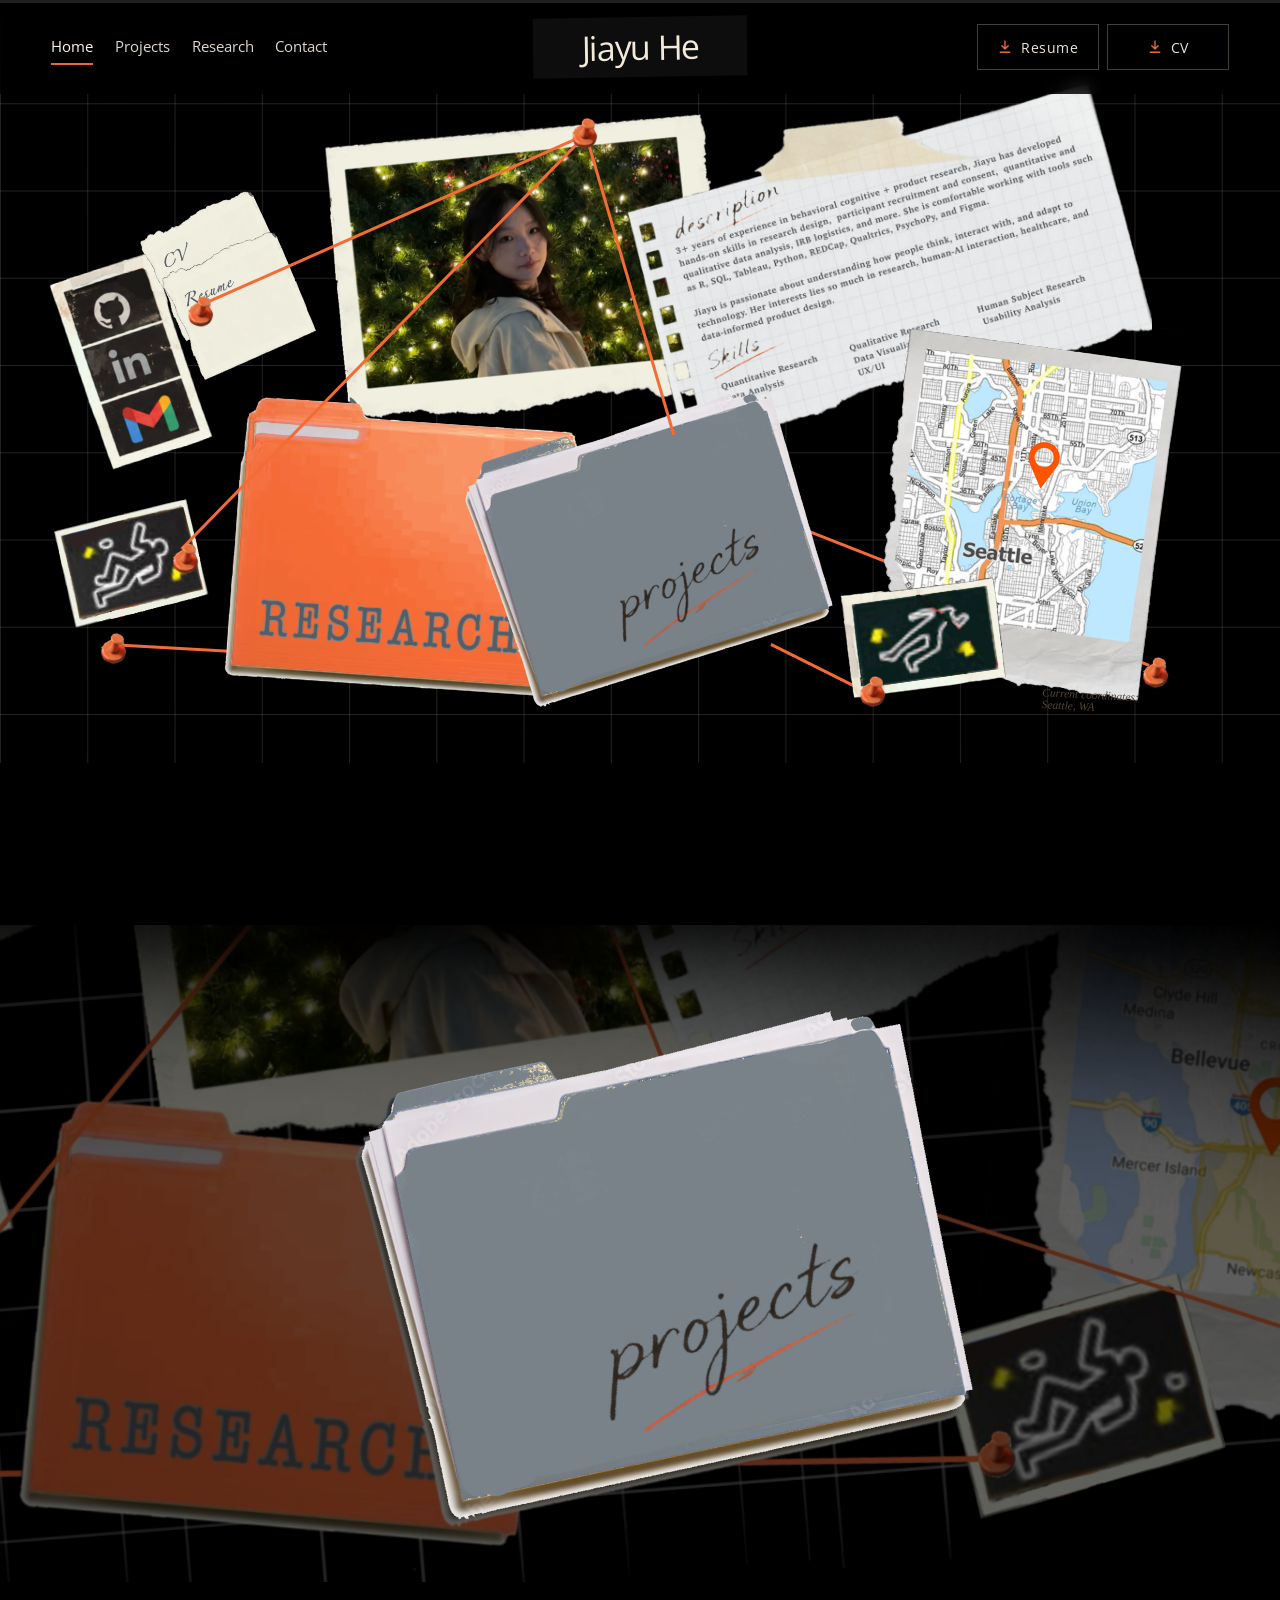
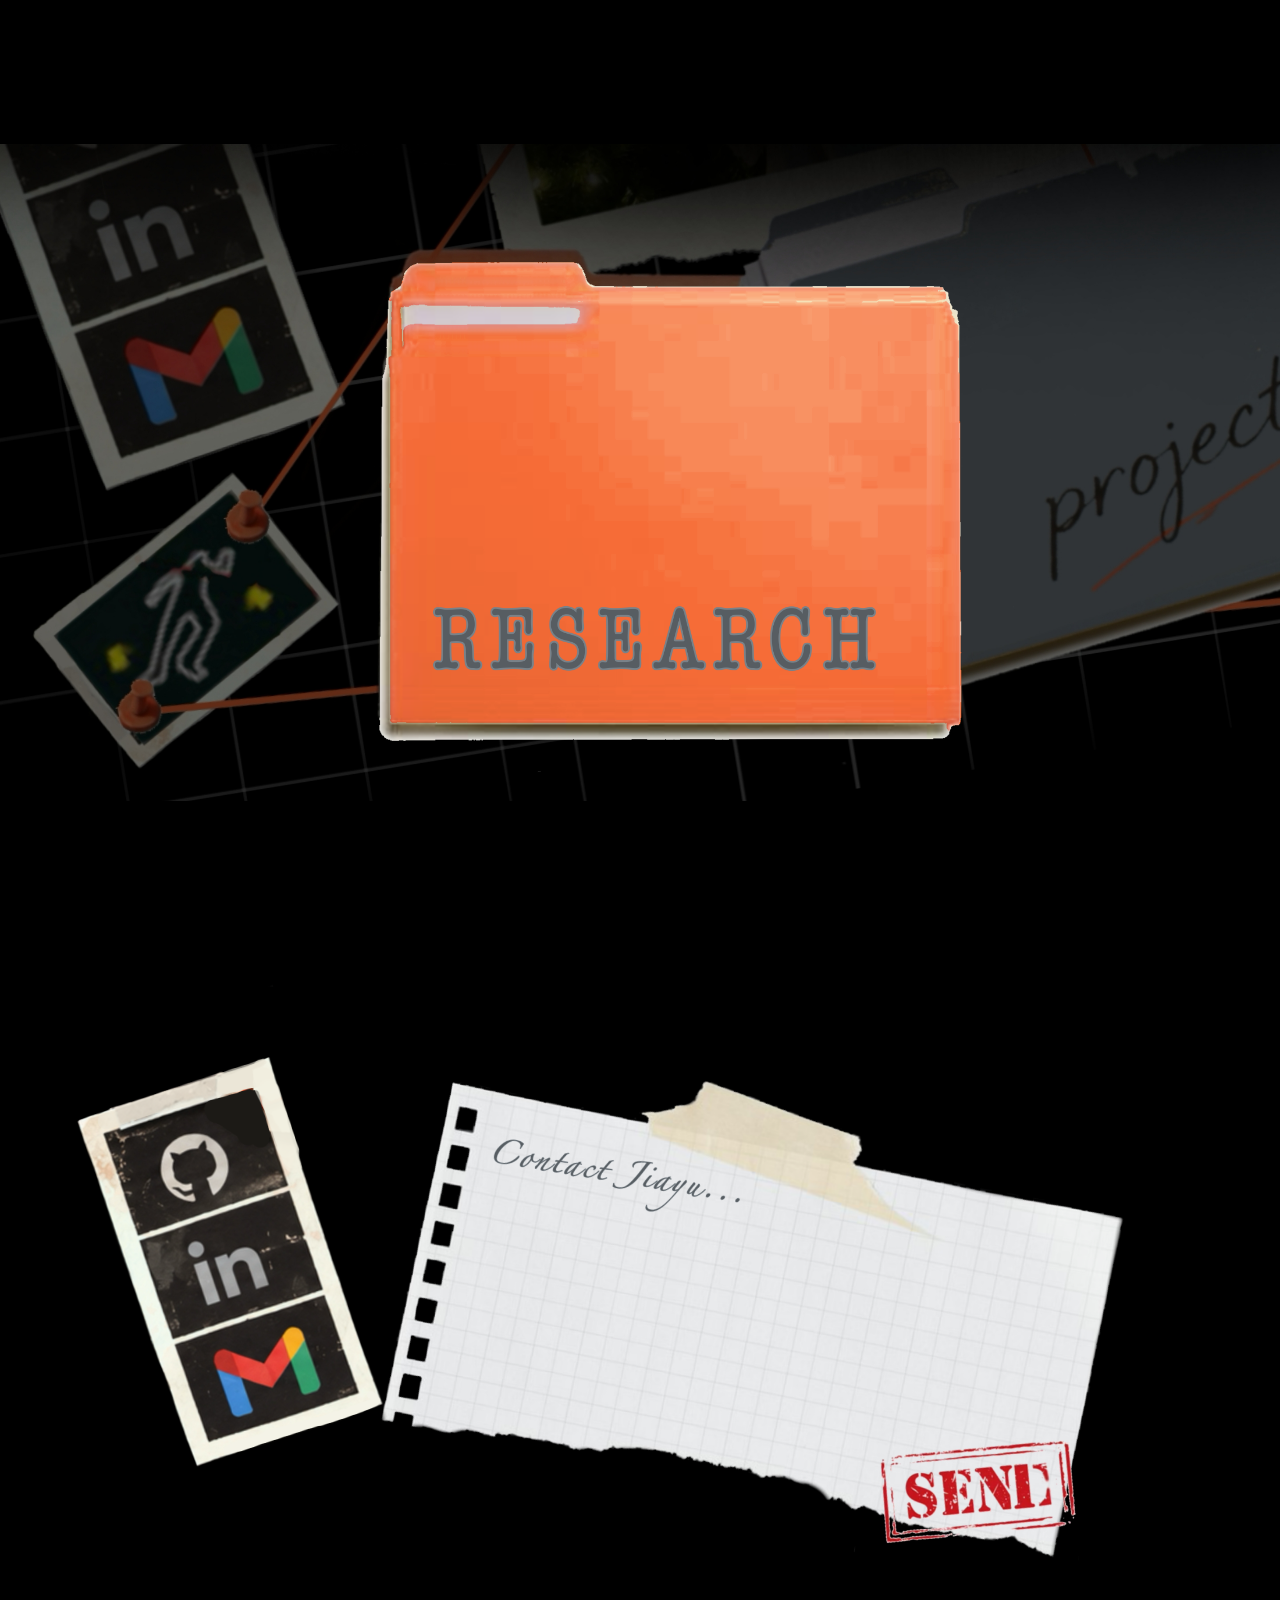
<file: index.html>
<!doctype html>
<html lang="en">
<head>
  <meta charset="utf-8">
  <meta name="viewport" content="width=device-width, initial-scale=1">
  <meta name="theme-color" content="#000000">
  <meta name="description" content="Jiayu (Joyce) He — UX research, human-centered design, and a few clues along the way.">
  <title>Jiayu He — Case File No. 01</title>
  <link rel="preconnect" href="https://fonts.googleapis.com">
  <link rel="preconnect" href="https://fonts.gstatic.com" crossorigin>
  <link href="https://fonts.googleapis.com/css2?family=Open+Sans:wght@400;500;600;700&display=swap" rel="stylesheet">
  <link rel="stylesheet" href="styles.css?v=nav-opensans-01">
  <script src="app.js?v=portfolio-assets-01" defer></script>
</head>
<body data-page="home">
  <div id="site-header"></div>
  <main id="app"></main>
  <div id="magnifier" aria-hidden="true">
    <div class="magnified-page"><div class="magnified-content"></div></div>
    <div class="magnifier-glass"></div>
  </div>
</body>
</html>
</file>
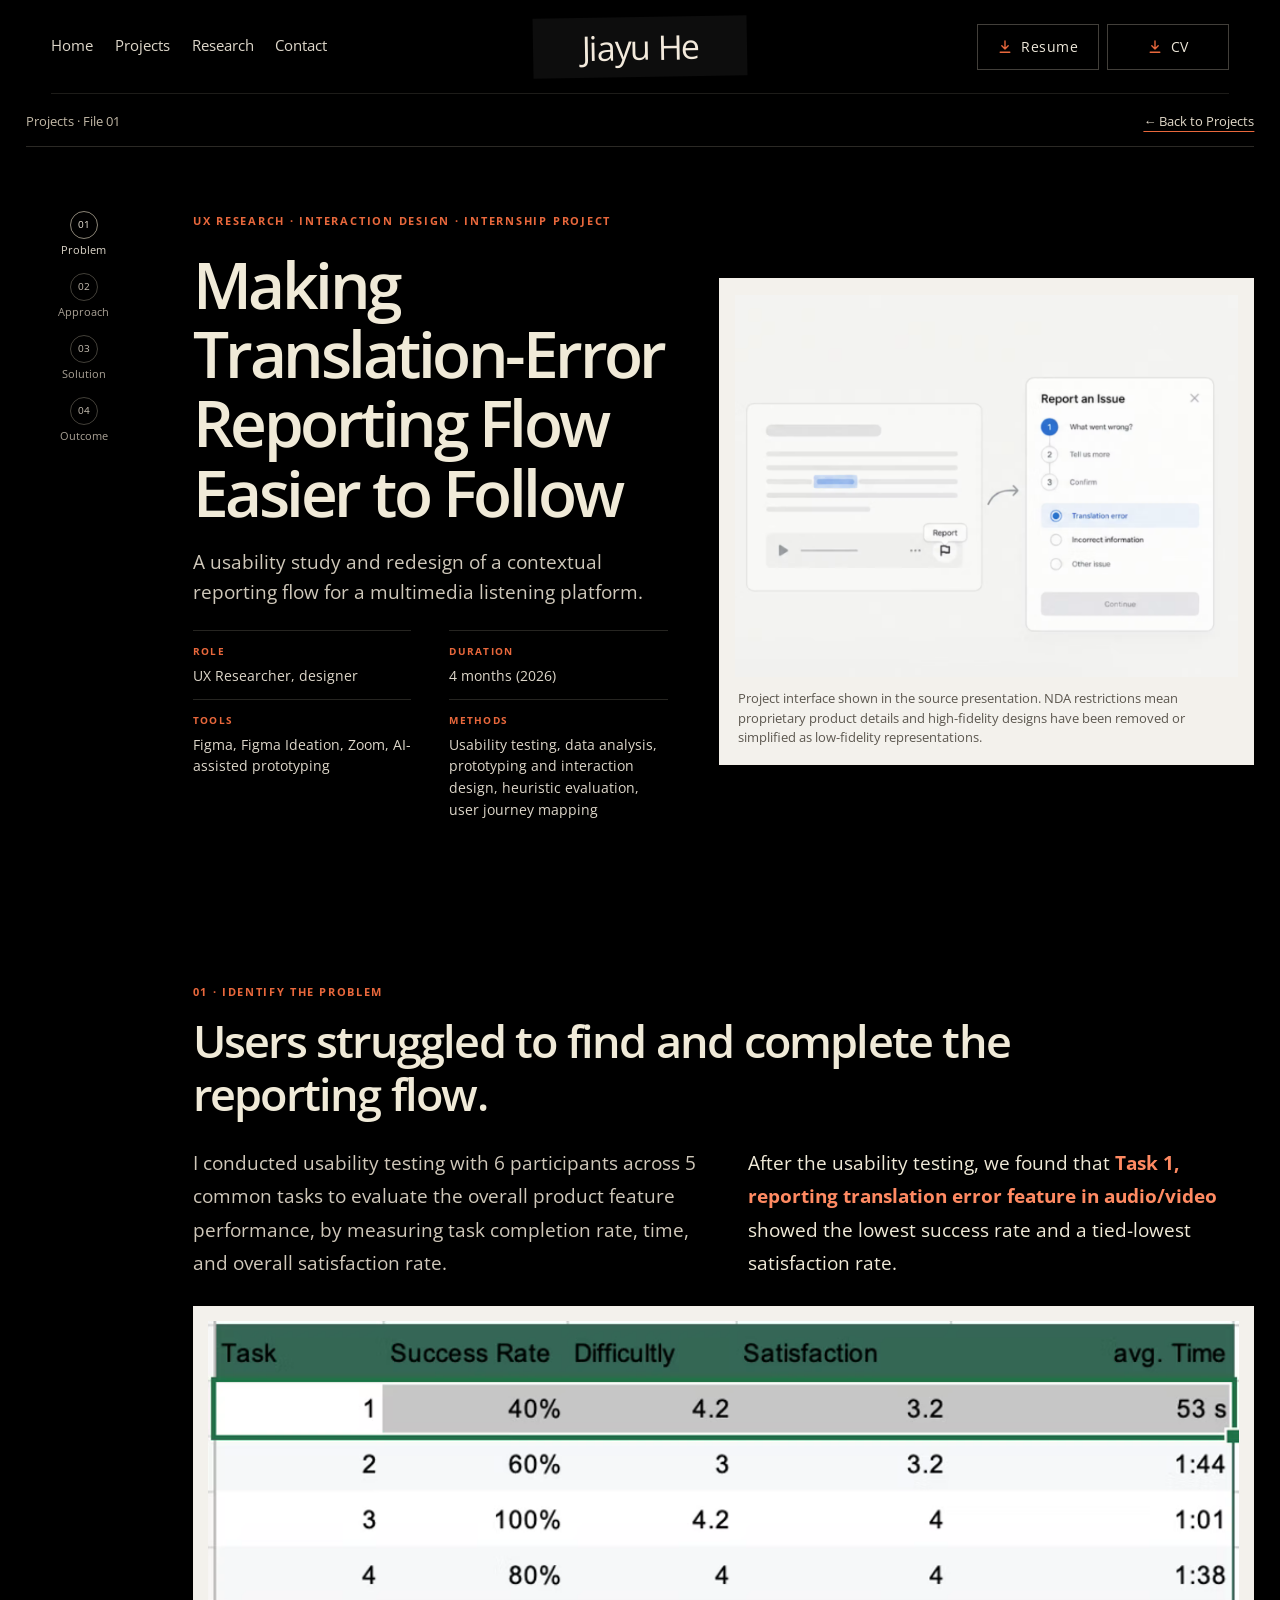
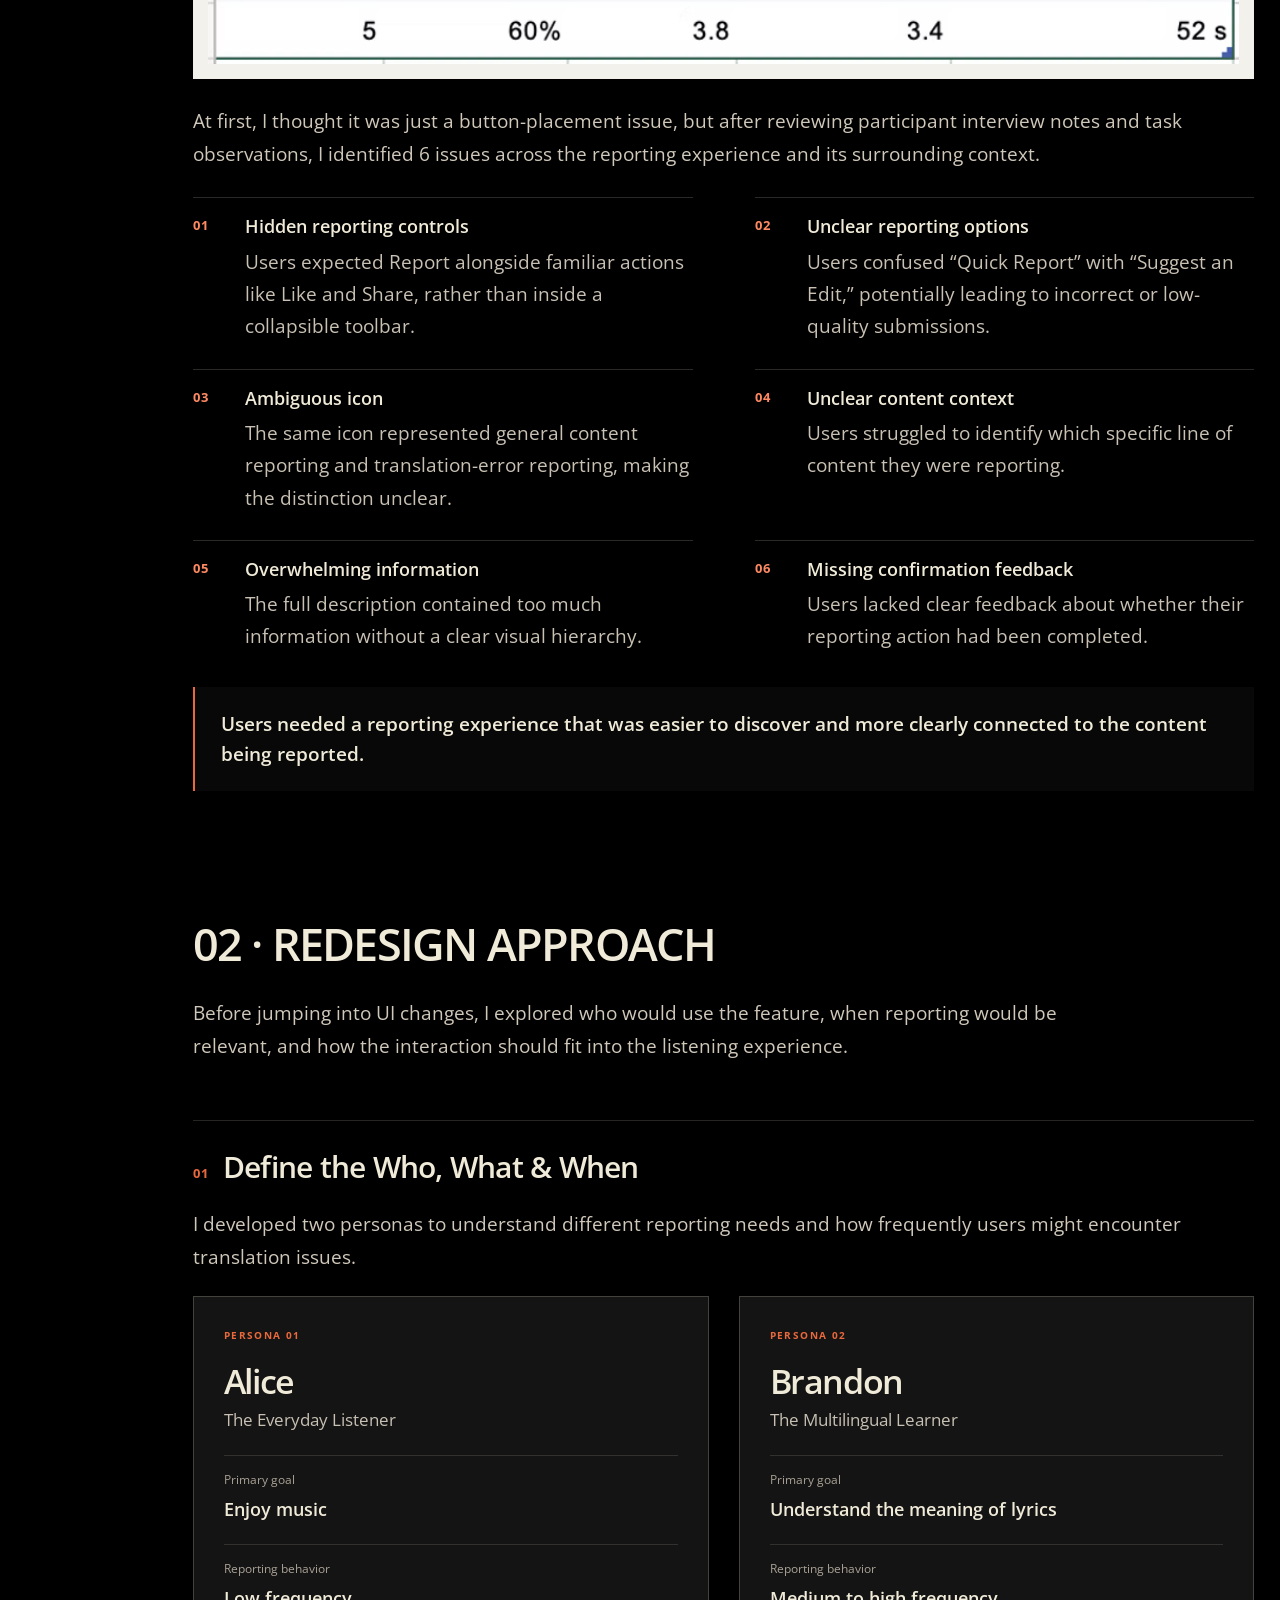
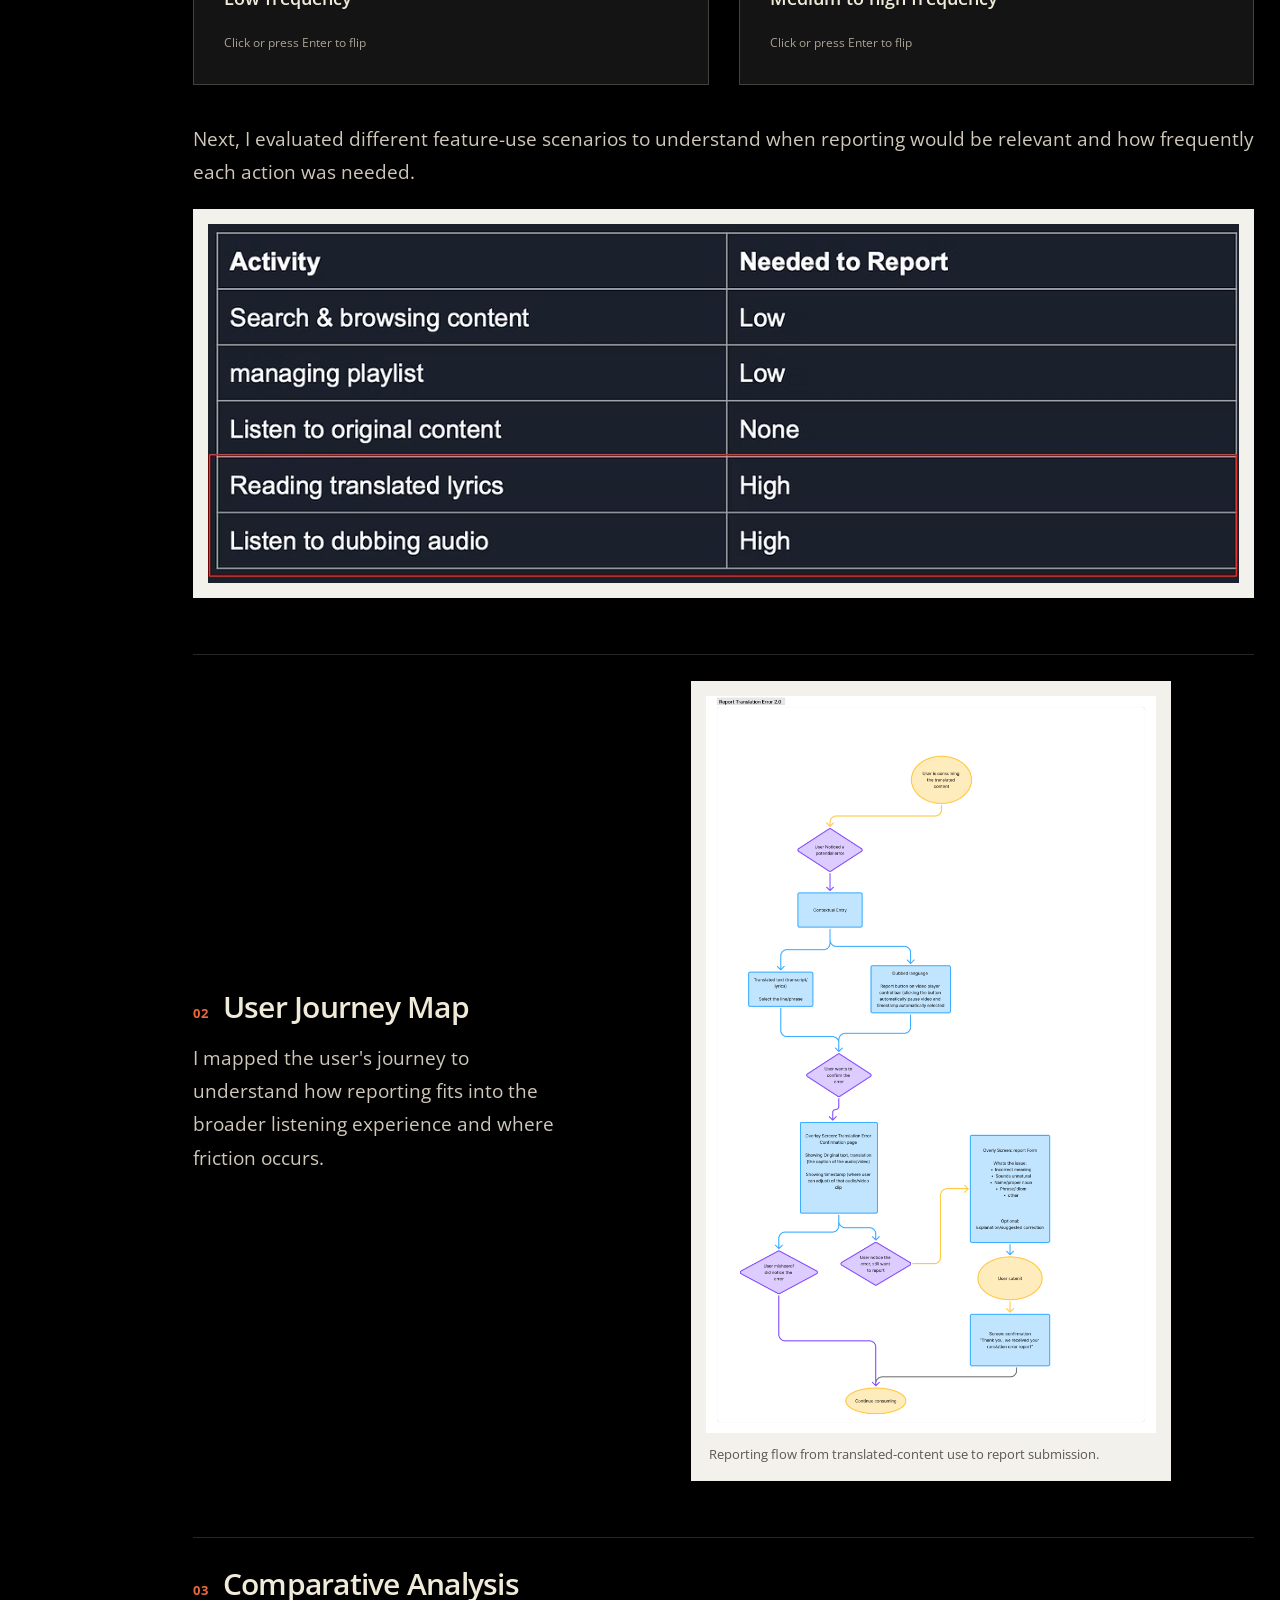
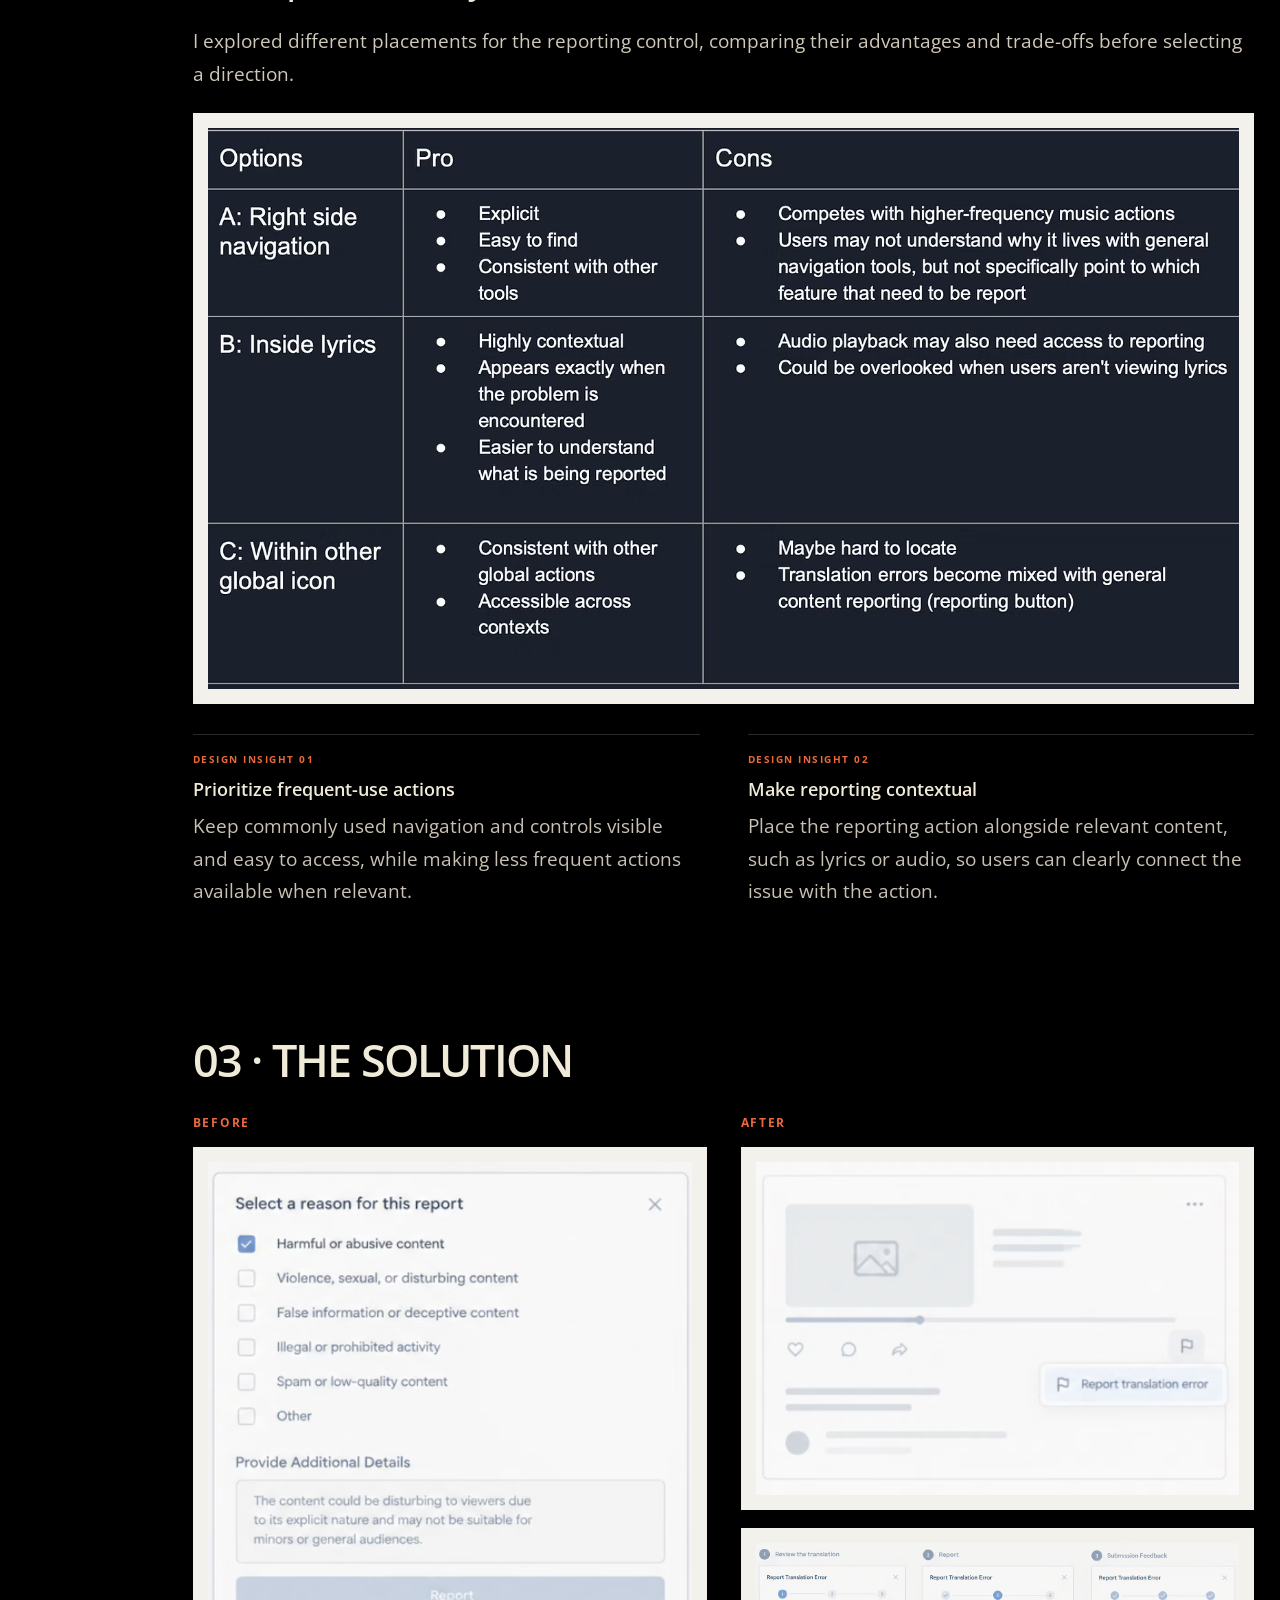
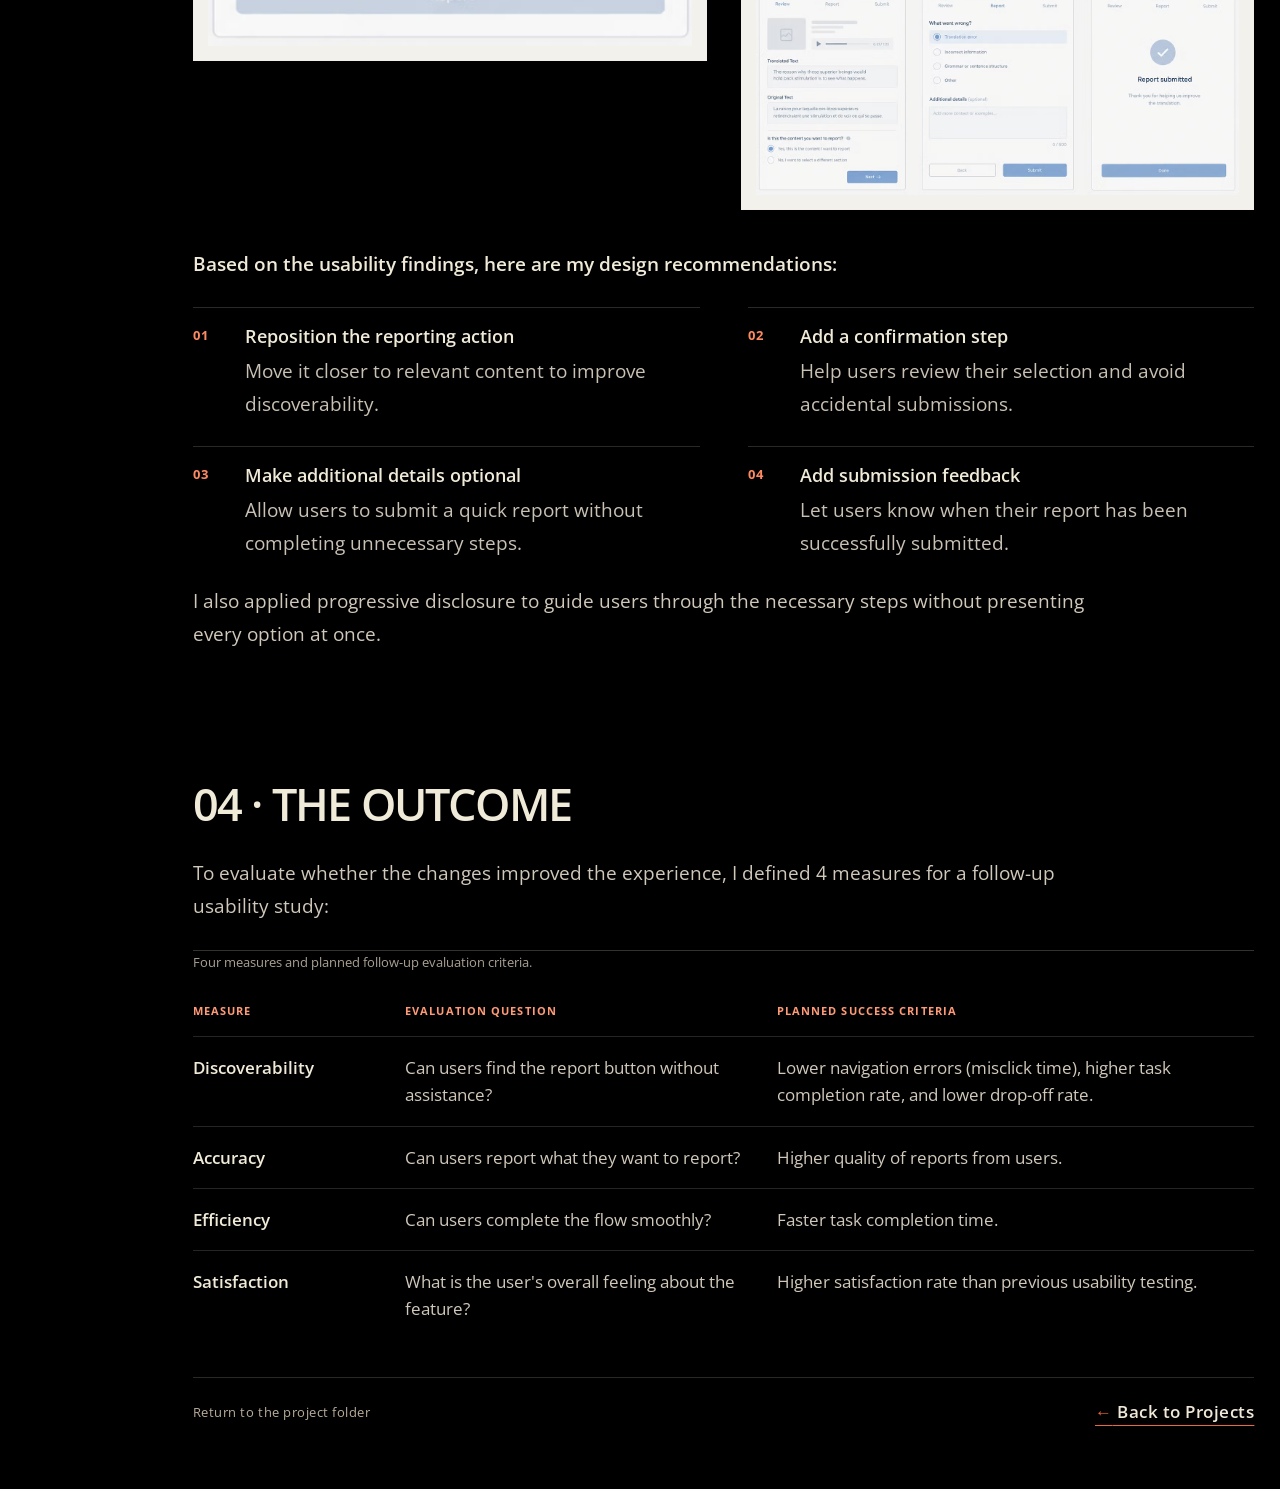
<file: projects/project-1/index.html>
<!doctype html>
<html lang="en">
<head>
  <meta charset="utf-8">
  <meta name="viewport" content="width=device-width, initial-scale=1">
  <meta name="theme-color" content="#000000">
  <meta name="description" content="How usability testing informed a contextual translation-error reporting flow redesign.">
  <title>Making Translation-Error Reporting Flow Easier to Follow — Jiayu He</title>
  <link rel="preconnect" href="https://fonts.googleapis.com">
  <link rel="preconnect" href="https://fonts.gstatic.com" crossorigin>
  <link href="https://fonts.googleapis.com/css2?family=Open+Sans:wght@400;500;600;700&display=swap" rel="stylesheet">
  <link rel="stylesheet" href="../../styles.css?v=nav-opensans-01">
  <script src="../../app.js?v=project1-final-04" defer></script>
</head>
<body data-page="project-1" data-base-path="../../">
  <div id="site-header"></div>
  <main id="app"></main>
  <div id="magnifier" aria-hidden="true">
    <div class="magnified-page"><div class="magnified-content"></div></div>
    <div class="magnifier-glass"></div>
  </div>
</body>
</html>
</file>
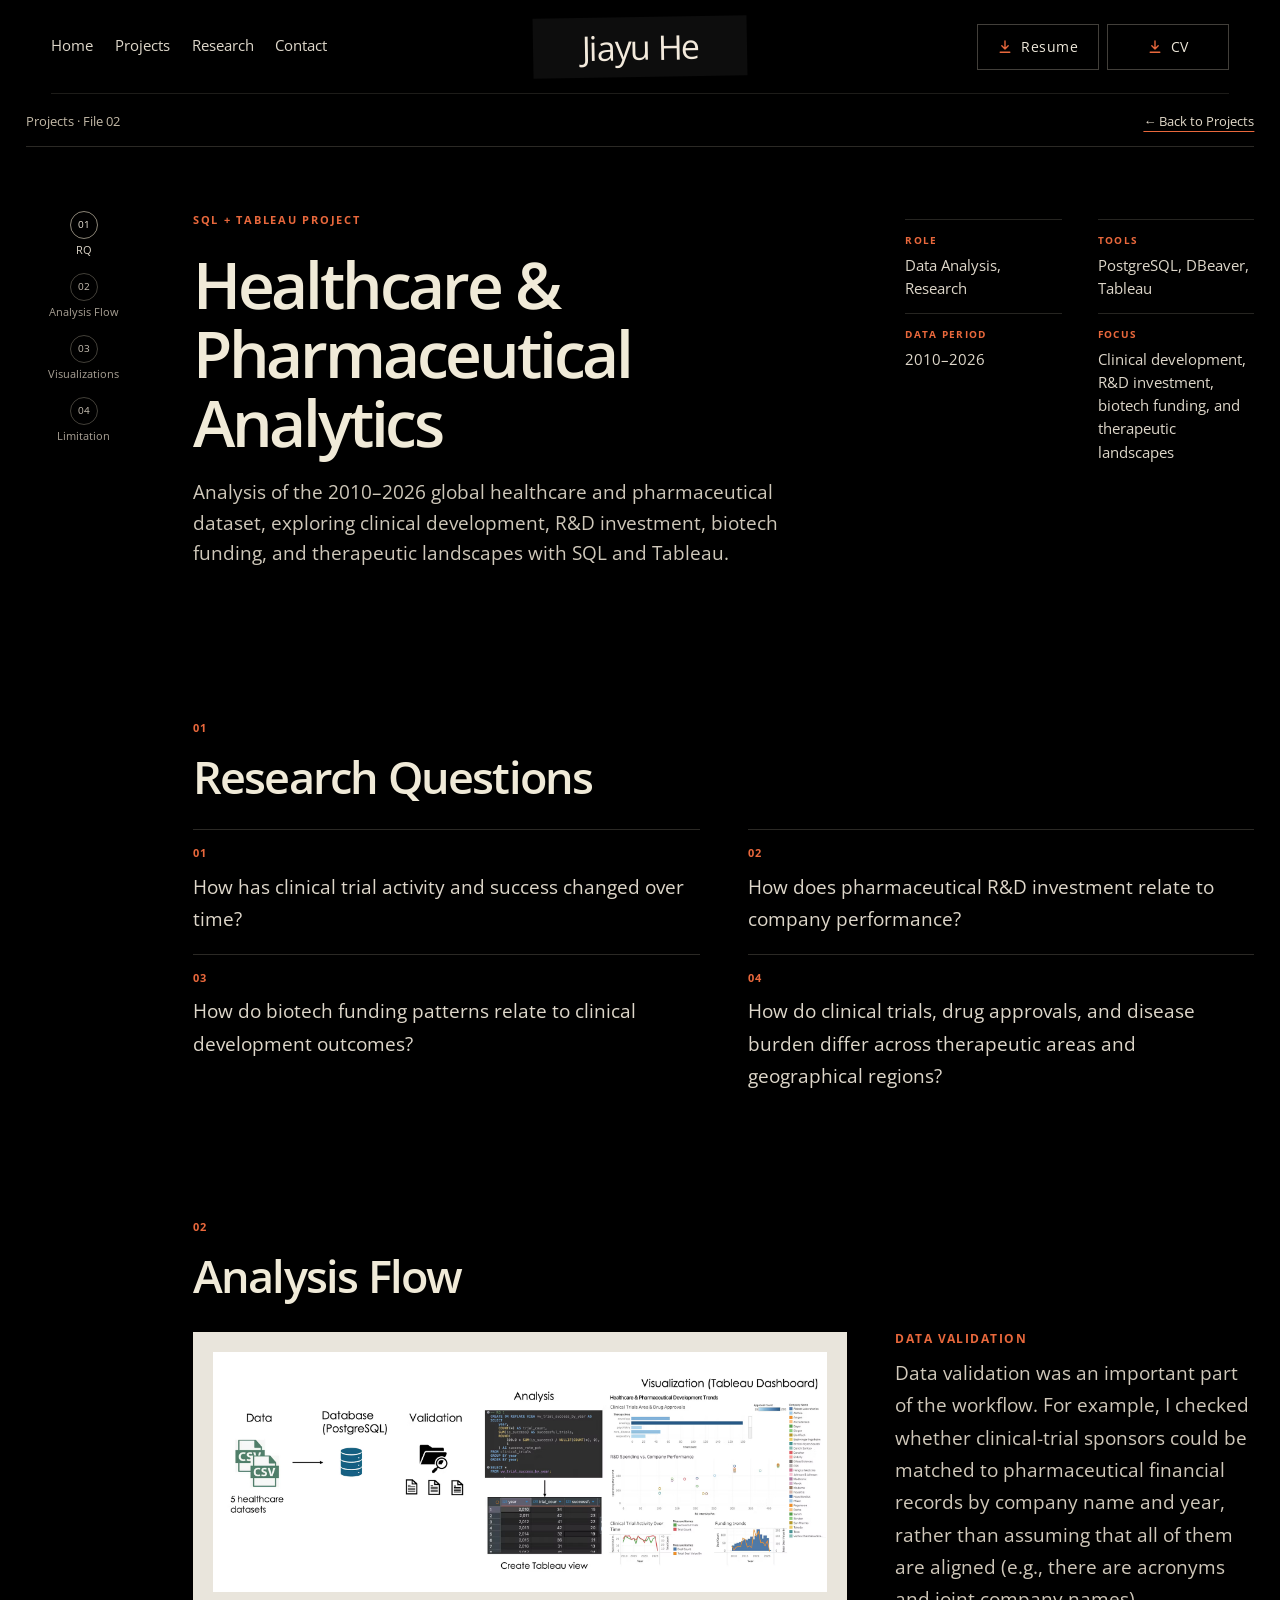
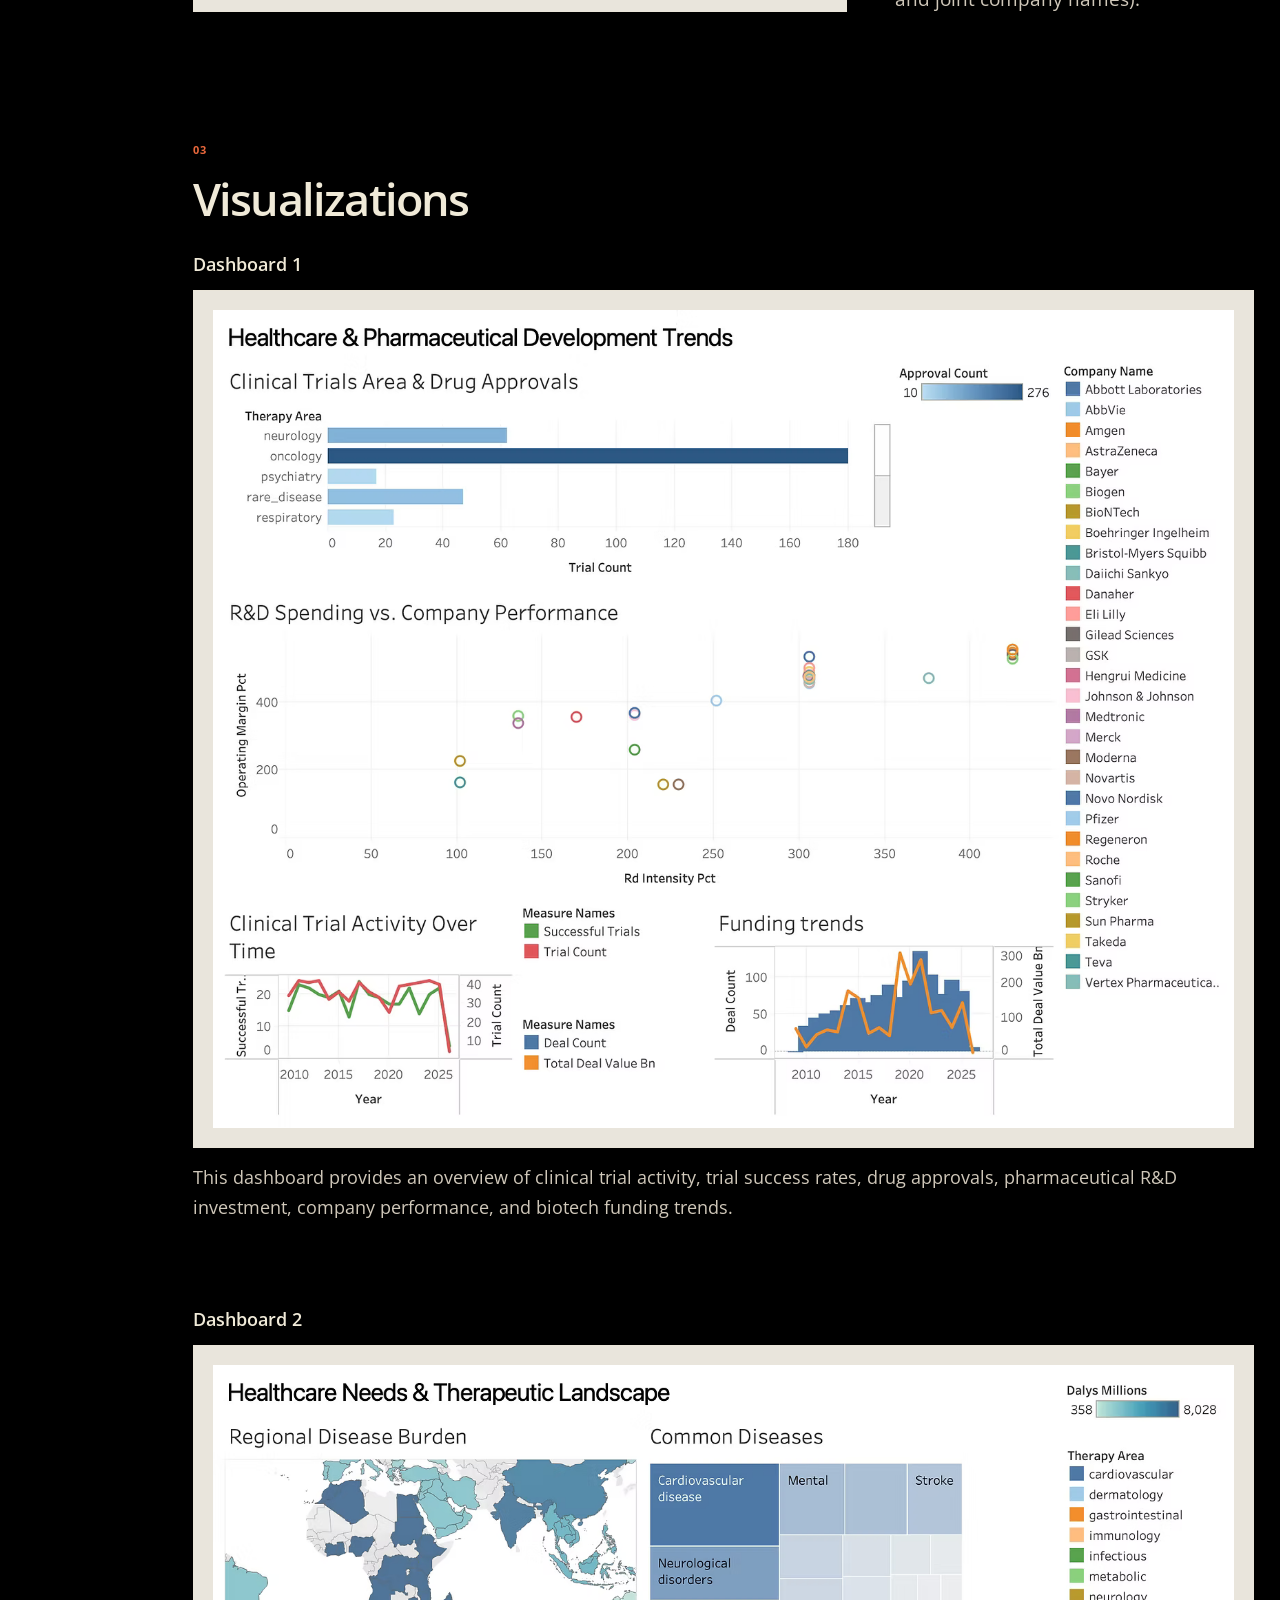
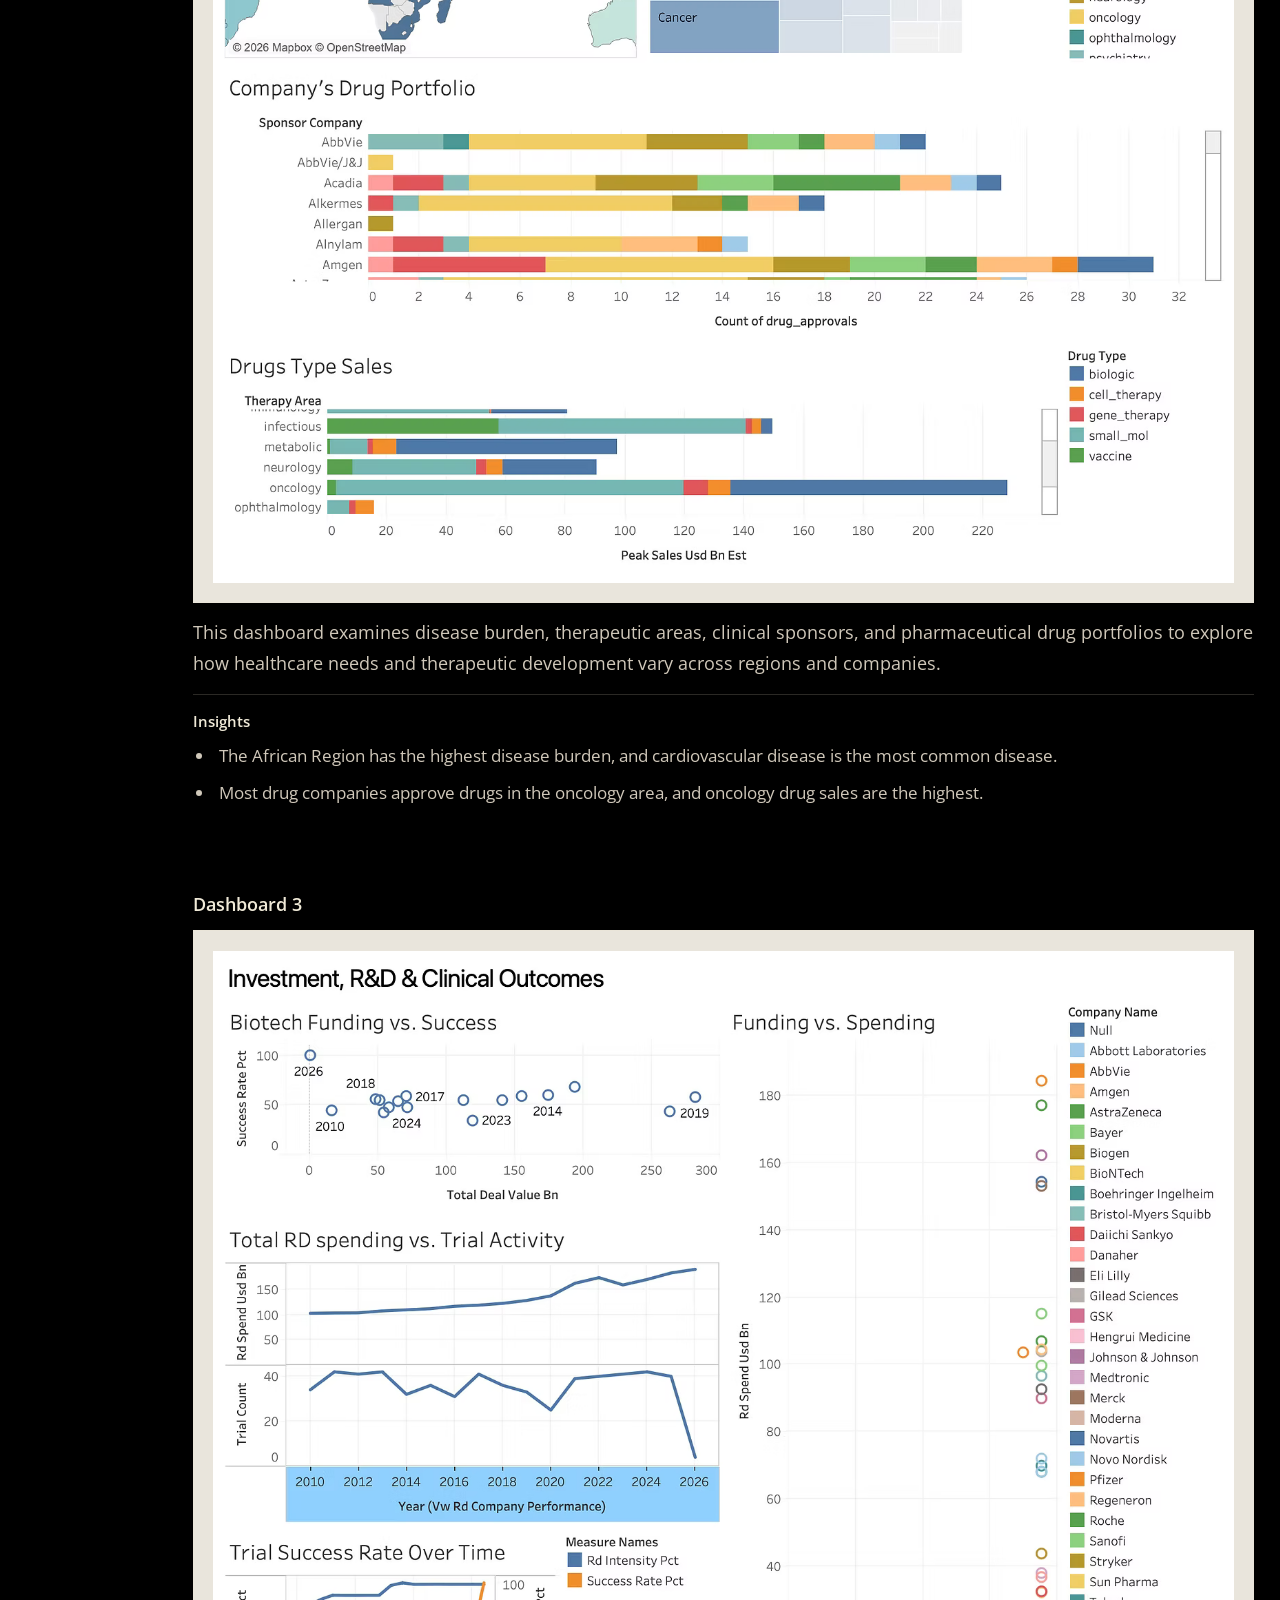
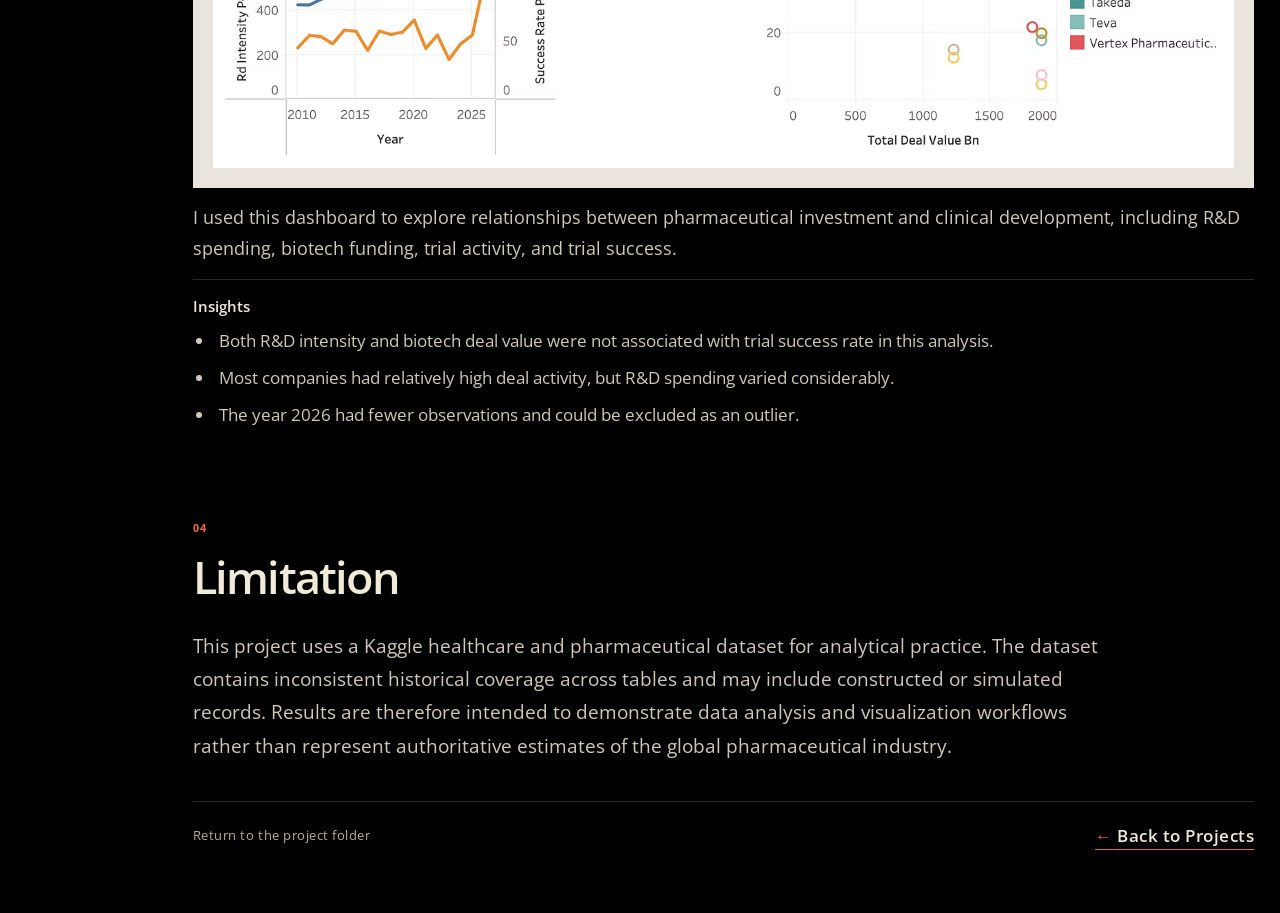
<file: projects/project-2/index.html>
<!doctype html>
<html lang="en">
<head>
  <meta charset="utf-8">
  <meta name="viewport" content="width=device-width, initial-scale=1">
  <meta name="theme-color" content="#000000">
  <meta name="description" content="SQL and Tableau analysis of healthcare and pharmaceutical data from 2010 to 2026.">
  <title>Healthcare &amp; Pharmaceutical Analytics — Jiayu He</title>
  <link rel="preconnect" href="https://fonts.googleapis.com">
  <link rel="preconnect" href="https://fonts.gstatic.com" crossorigin>
  <link href="https://fonts.googleapis.com/css2?family=Open+Sans:wght@400;500;600;700&display=swap" rel="stylesheet">
  <link rel="stylesheet" href="../../styles.css?v=nav-opensans-01">
  <script src="../../app.js?v=project2-editorial-03" defer></script>
</head>
<body data-page="project-2" data-base-path="../../">
  <div id="site-header"></div>
  <main id="app"></main>
  <div id="magnifier" aria-hidden="true">
    <div class="magnified-page"><div class="magnified-content"></div></div>
    <div class="magnifier-glass"></div>
  </div>
</body>
</html>
</file>
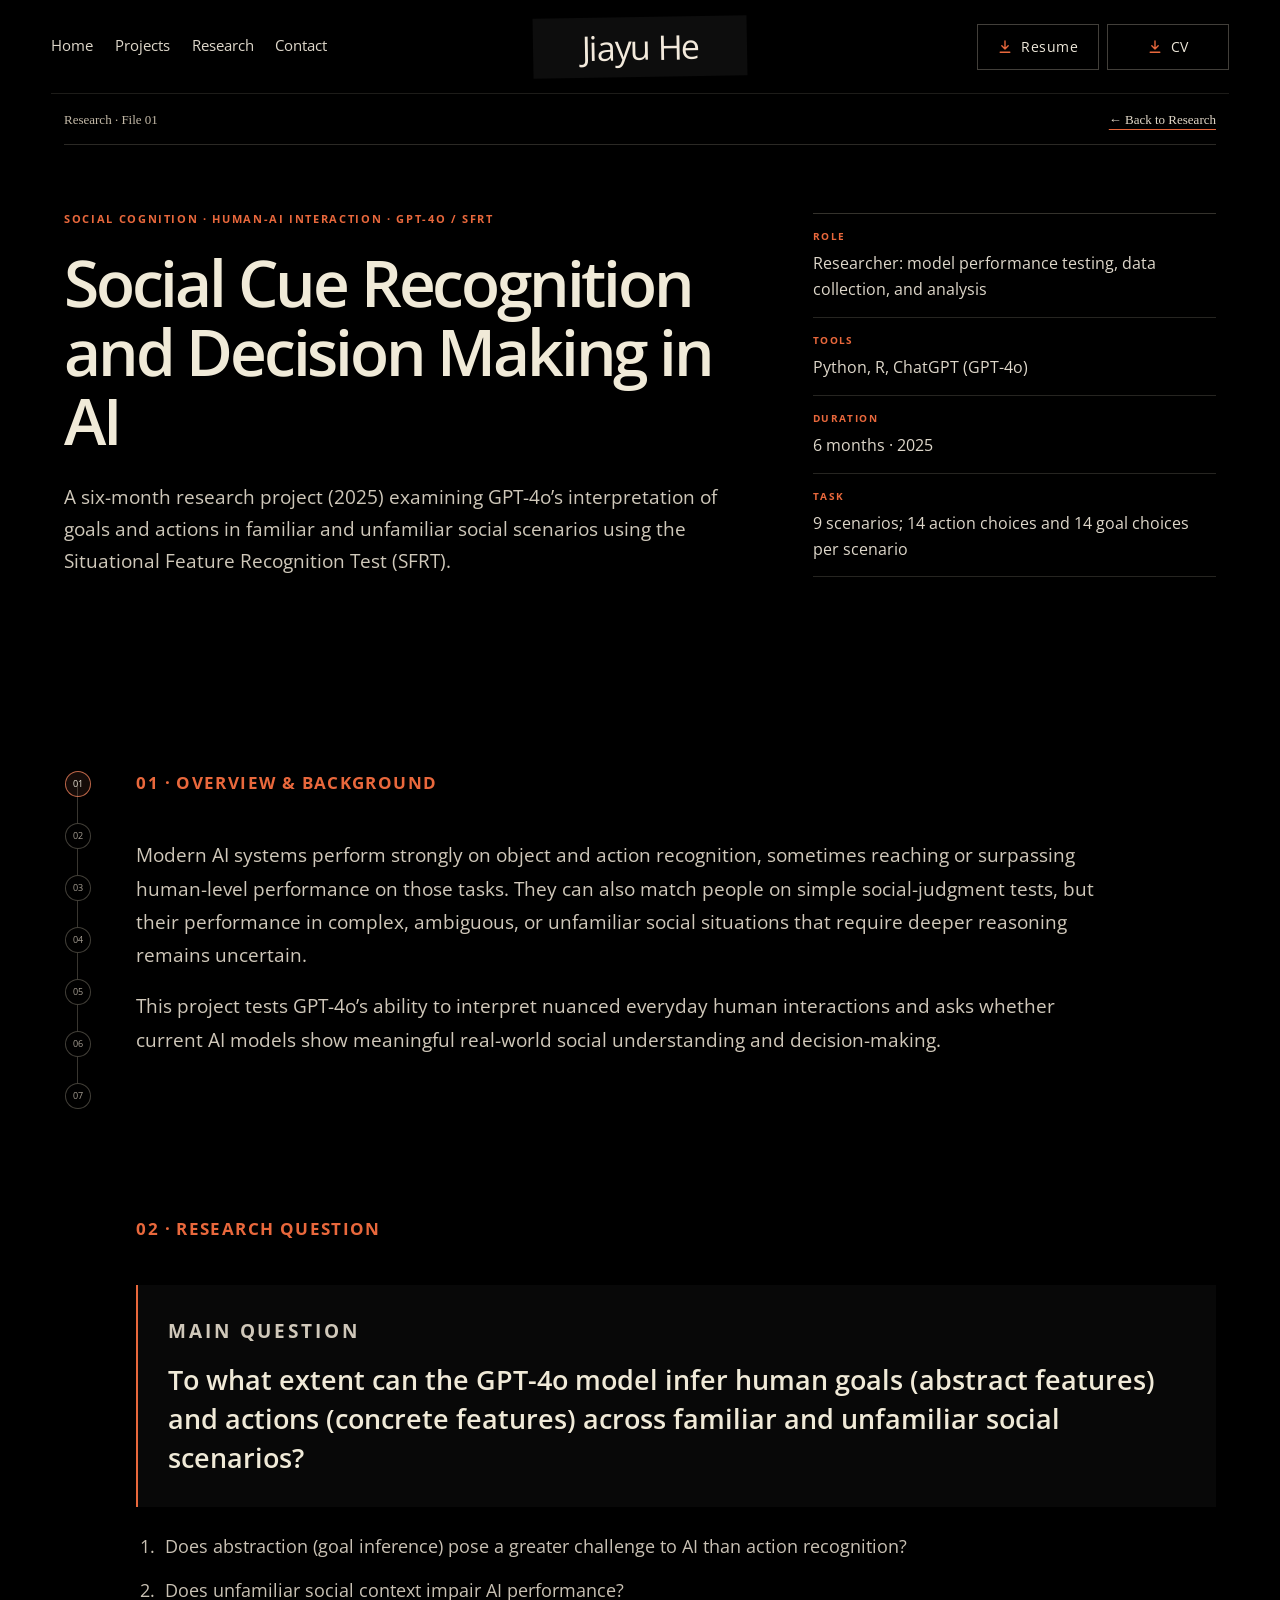
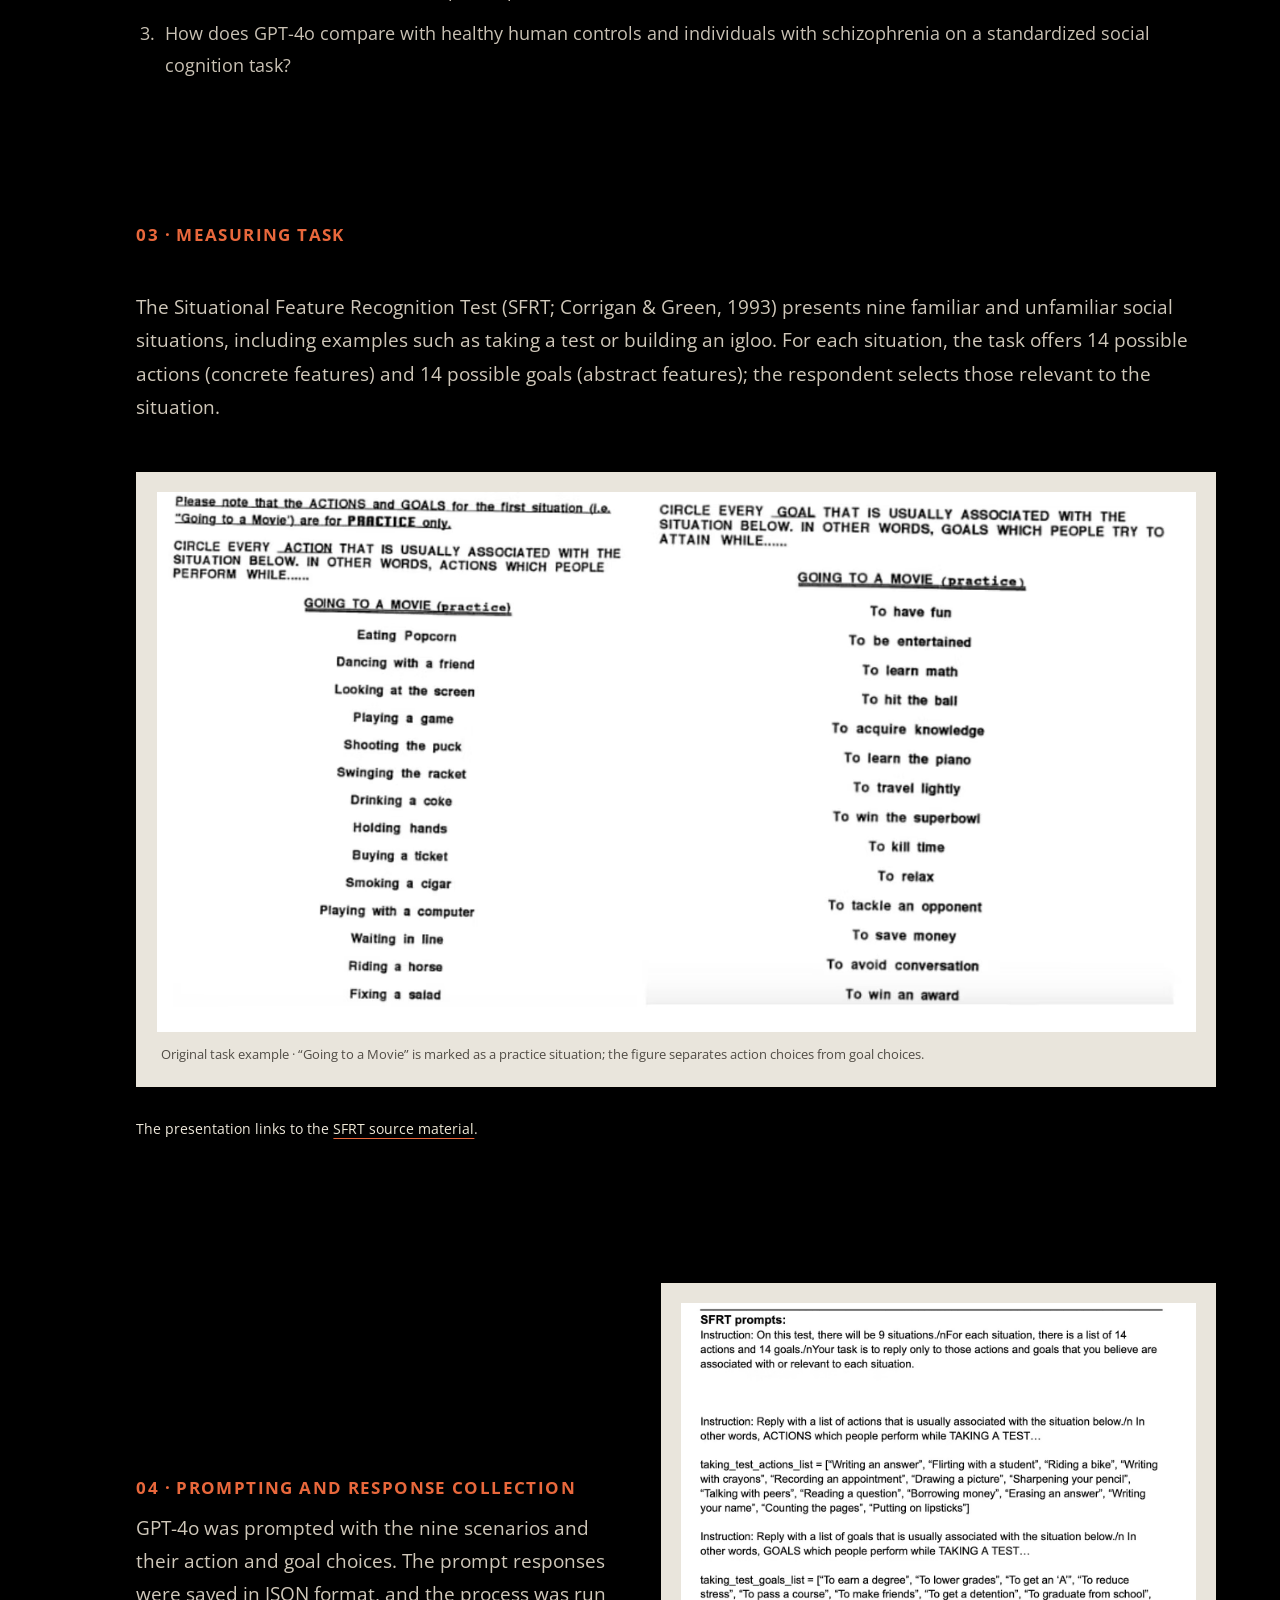
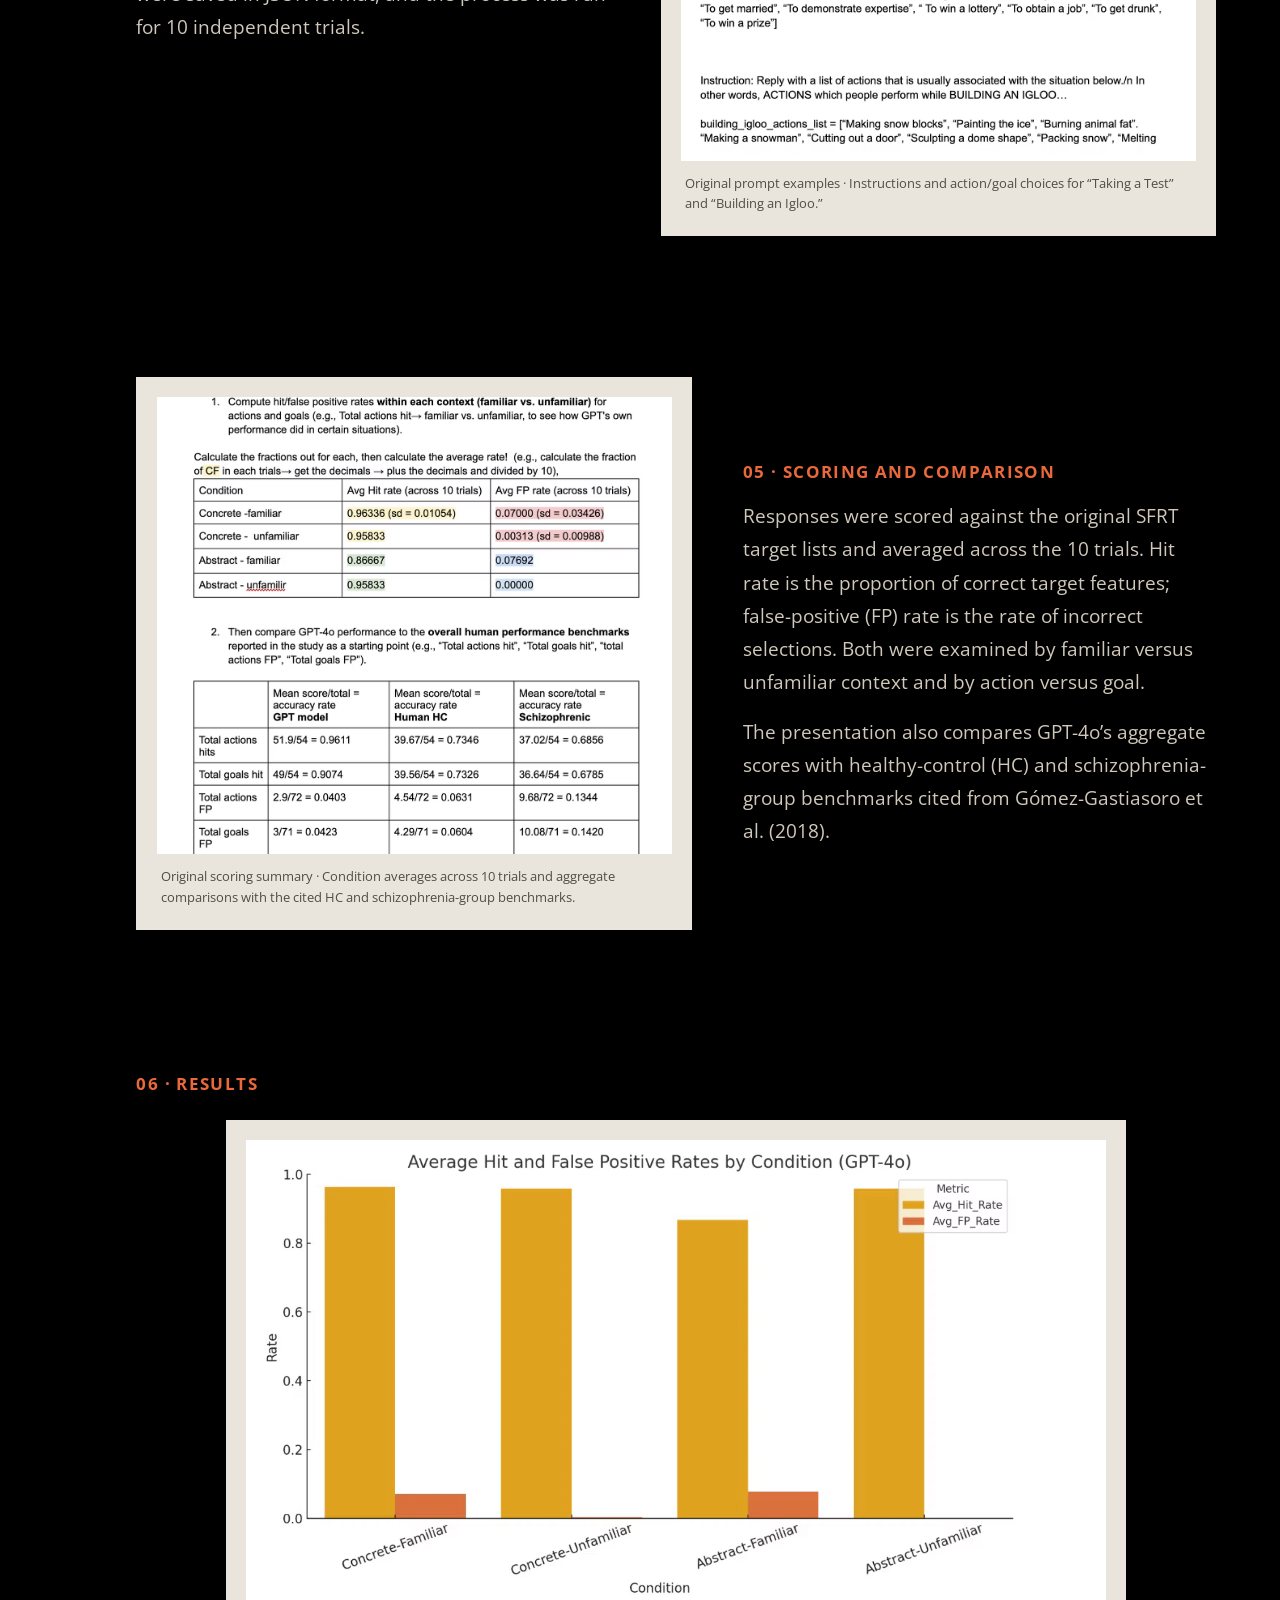
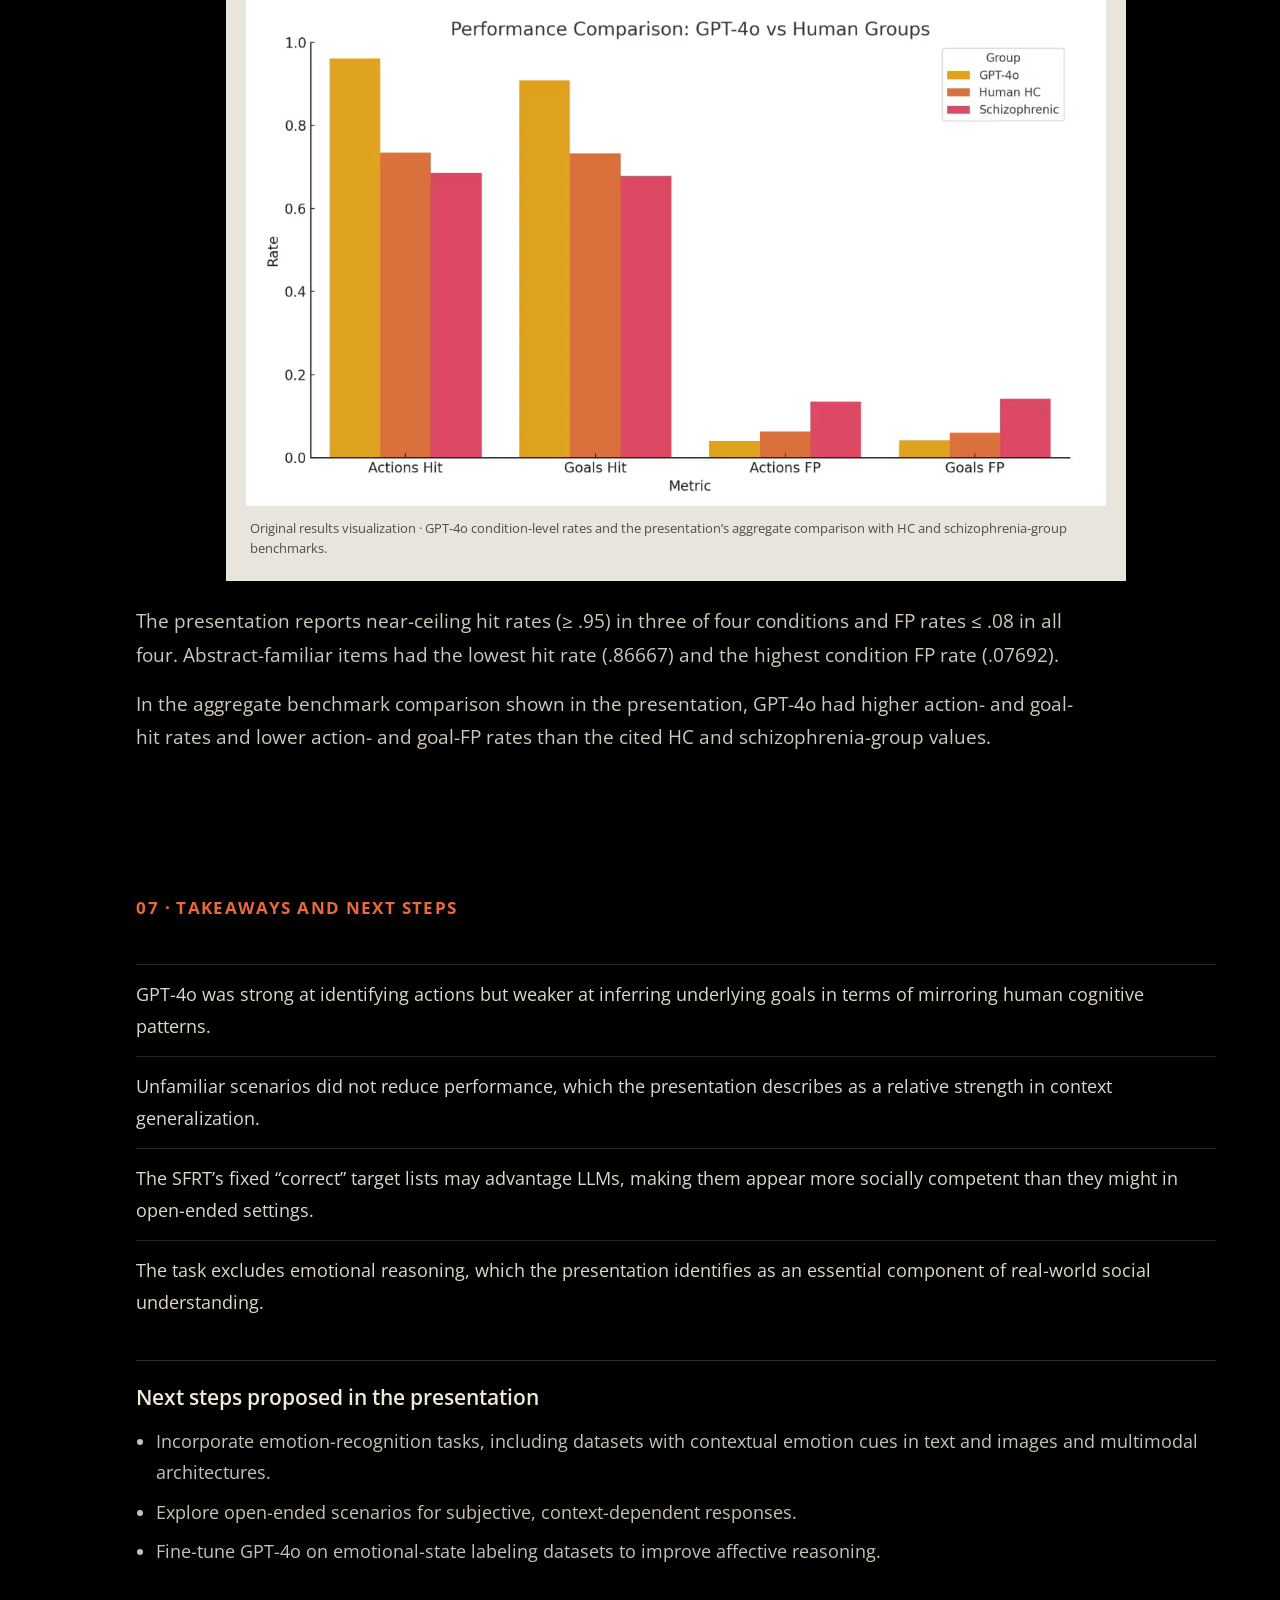
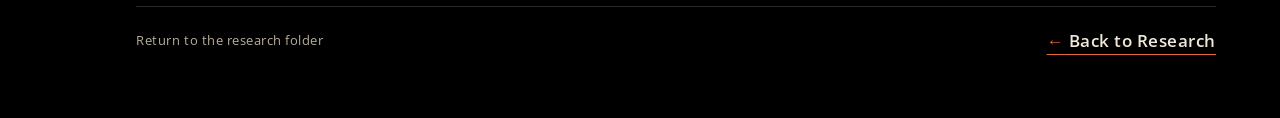
<file: research/research-1/index.html>
<!doctype html>
<html lang="en">
<head>
  <meta charset="utf-8">
  <meta name="viewport" content="width=device-width, initial-scale=1">
  <meta name="theme-color" content="#000000">
  <meta name="description" content="Research on GPT-4o social-cue recognition and decision-making using the Situational Feature Recognition Test.">
  <title>Social Cue Recognition and Decision Making in AI — Jiayu He</title>
  <link rel="preconnect" href="https://fonts.googleapis.com">
  <link rel="preconnect" href="https://fonts.gstatic.com" crossorigin>
  <link href="https://fonts.googleapis.com/css2?family=Open+Sans:wght@400;500;600;700&display=swap" rel="stylesheet">
  <link rel="stylesheet" href="../../styles.css?v=nav-opensans-01">
  <script src="../../app.js?v=research1-final-03" defer></script>
</head>
<body data-page="research-1" data-base-path="../../">
  <div id="site-header"></div>
  <main id="app"></main>
  <div id="magnifier" aria-hidden="true">
    <div class="magnified-page"><div class="magnified-content"></div></div>
    <div class="magnifier-glass"></div>
  </div>
</body>
</html>
</file>
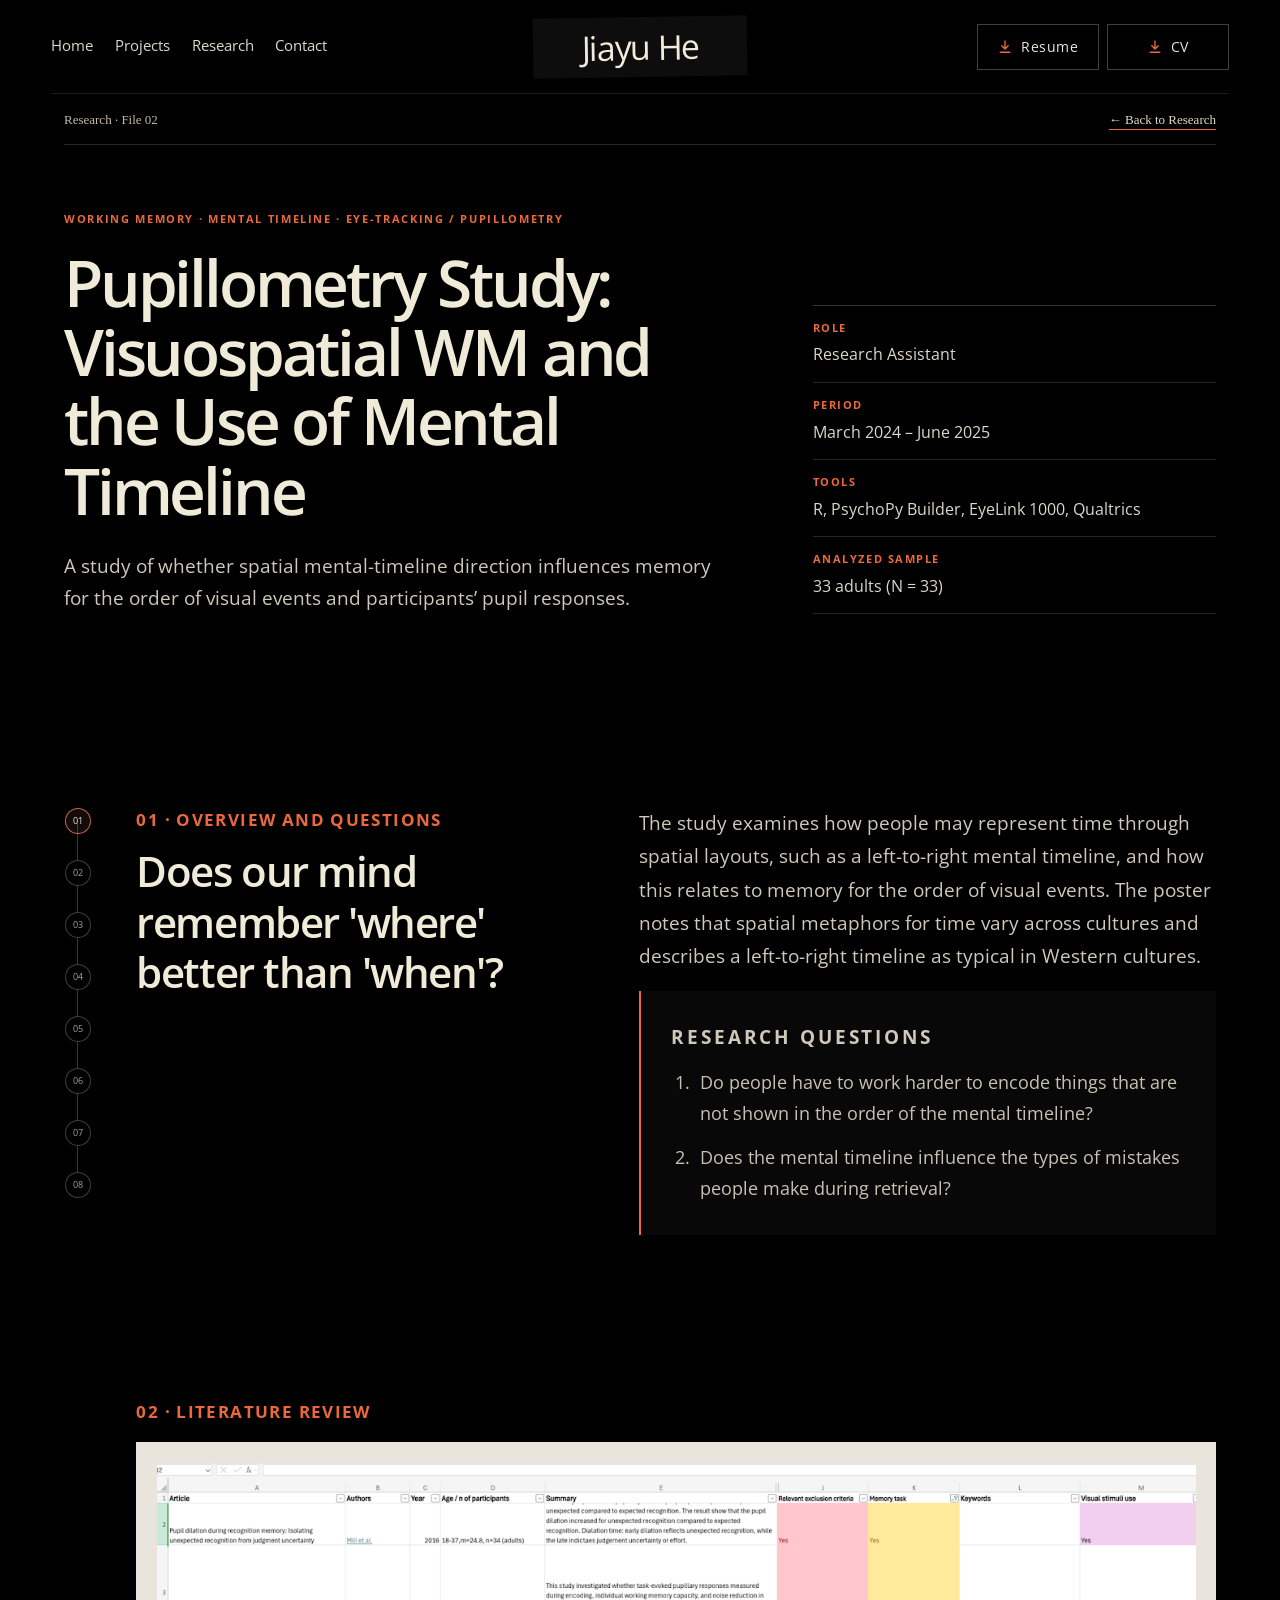
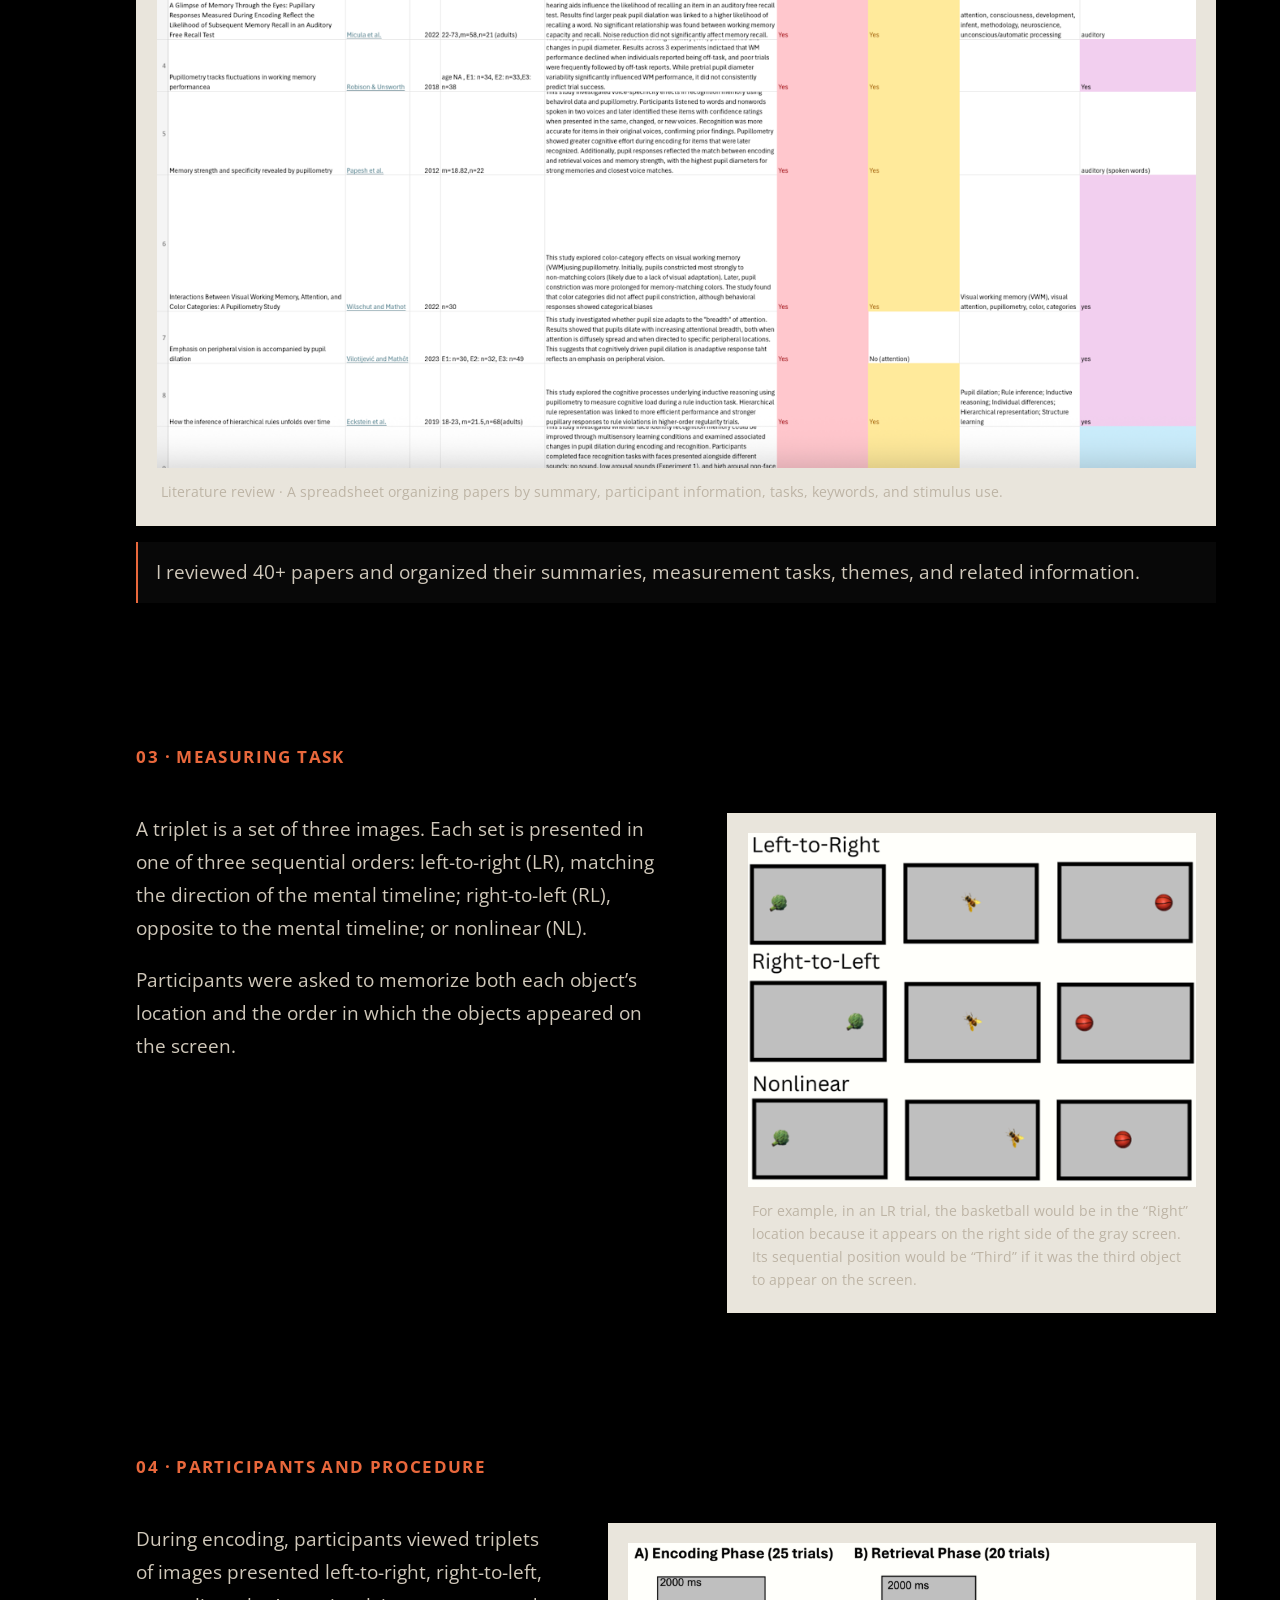
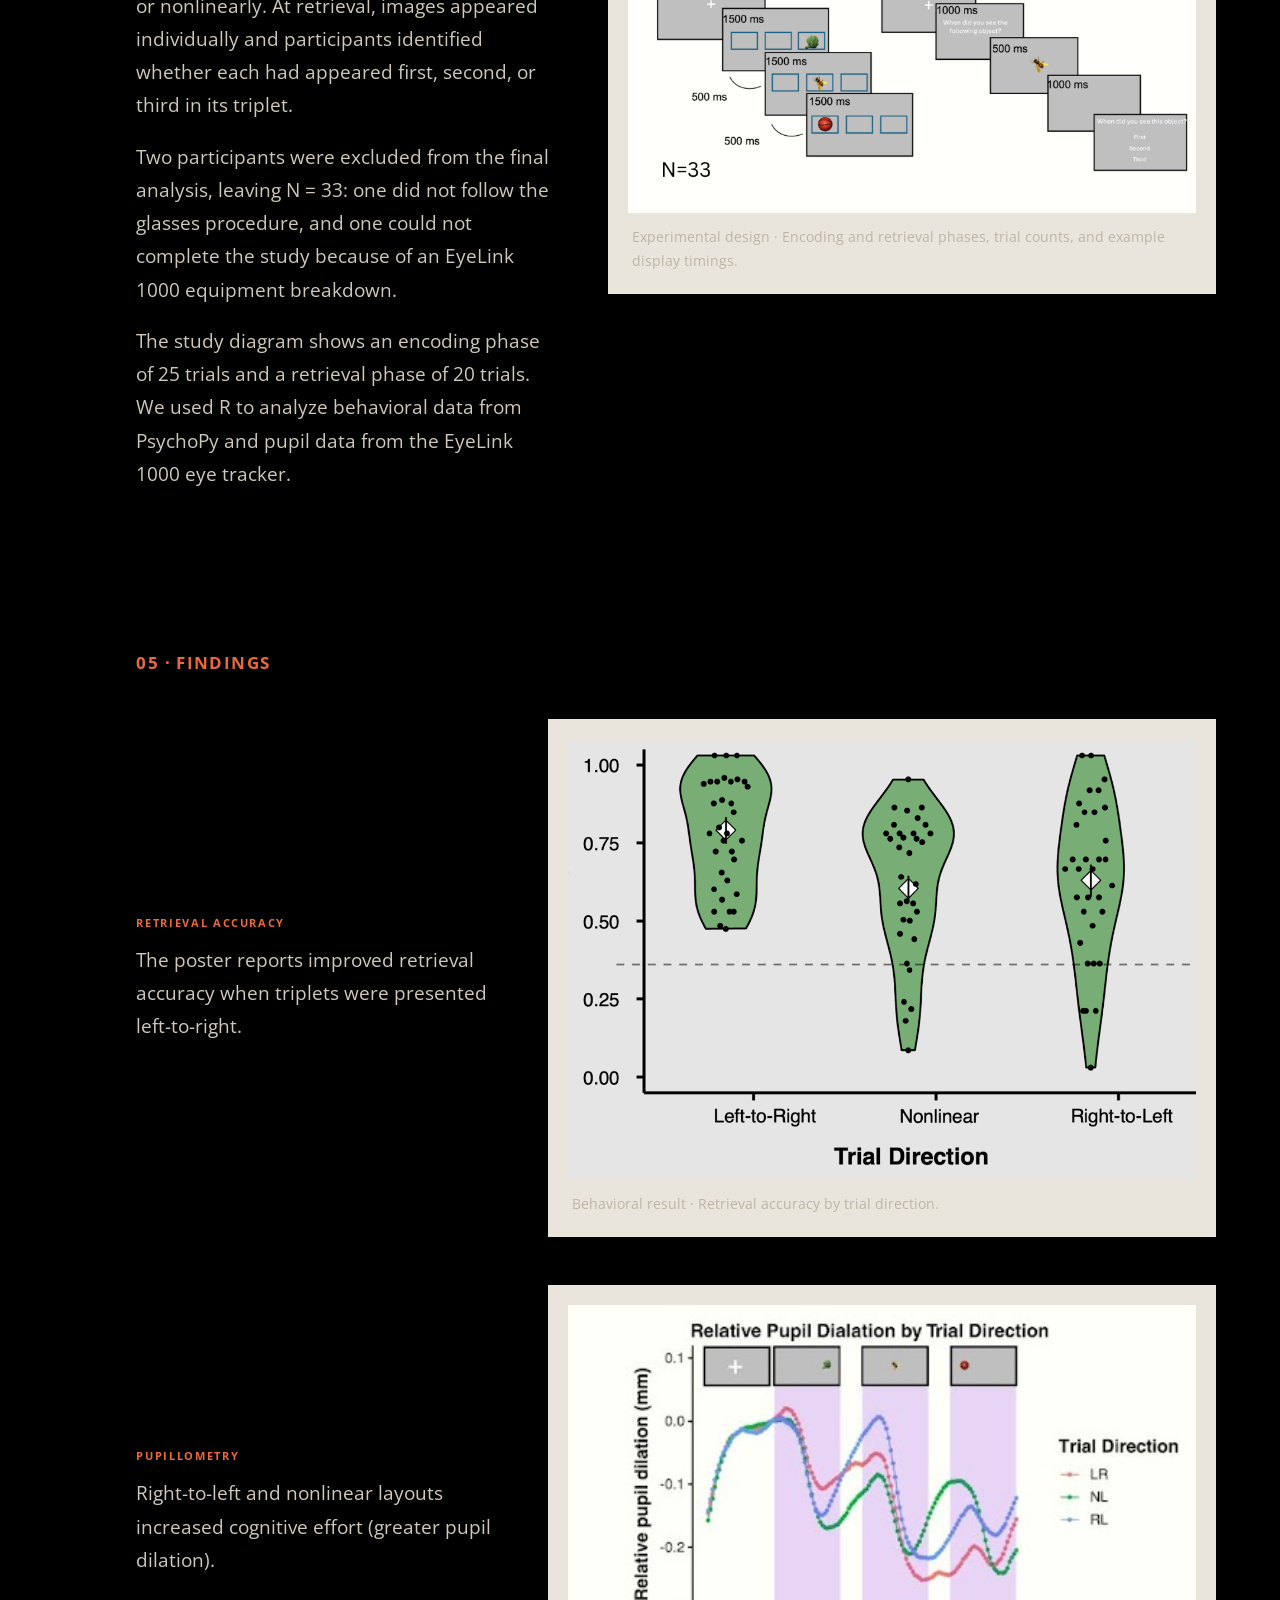
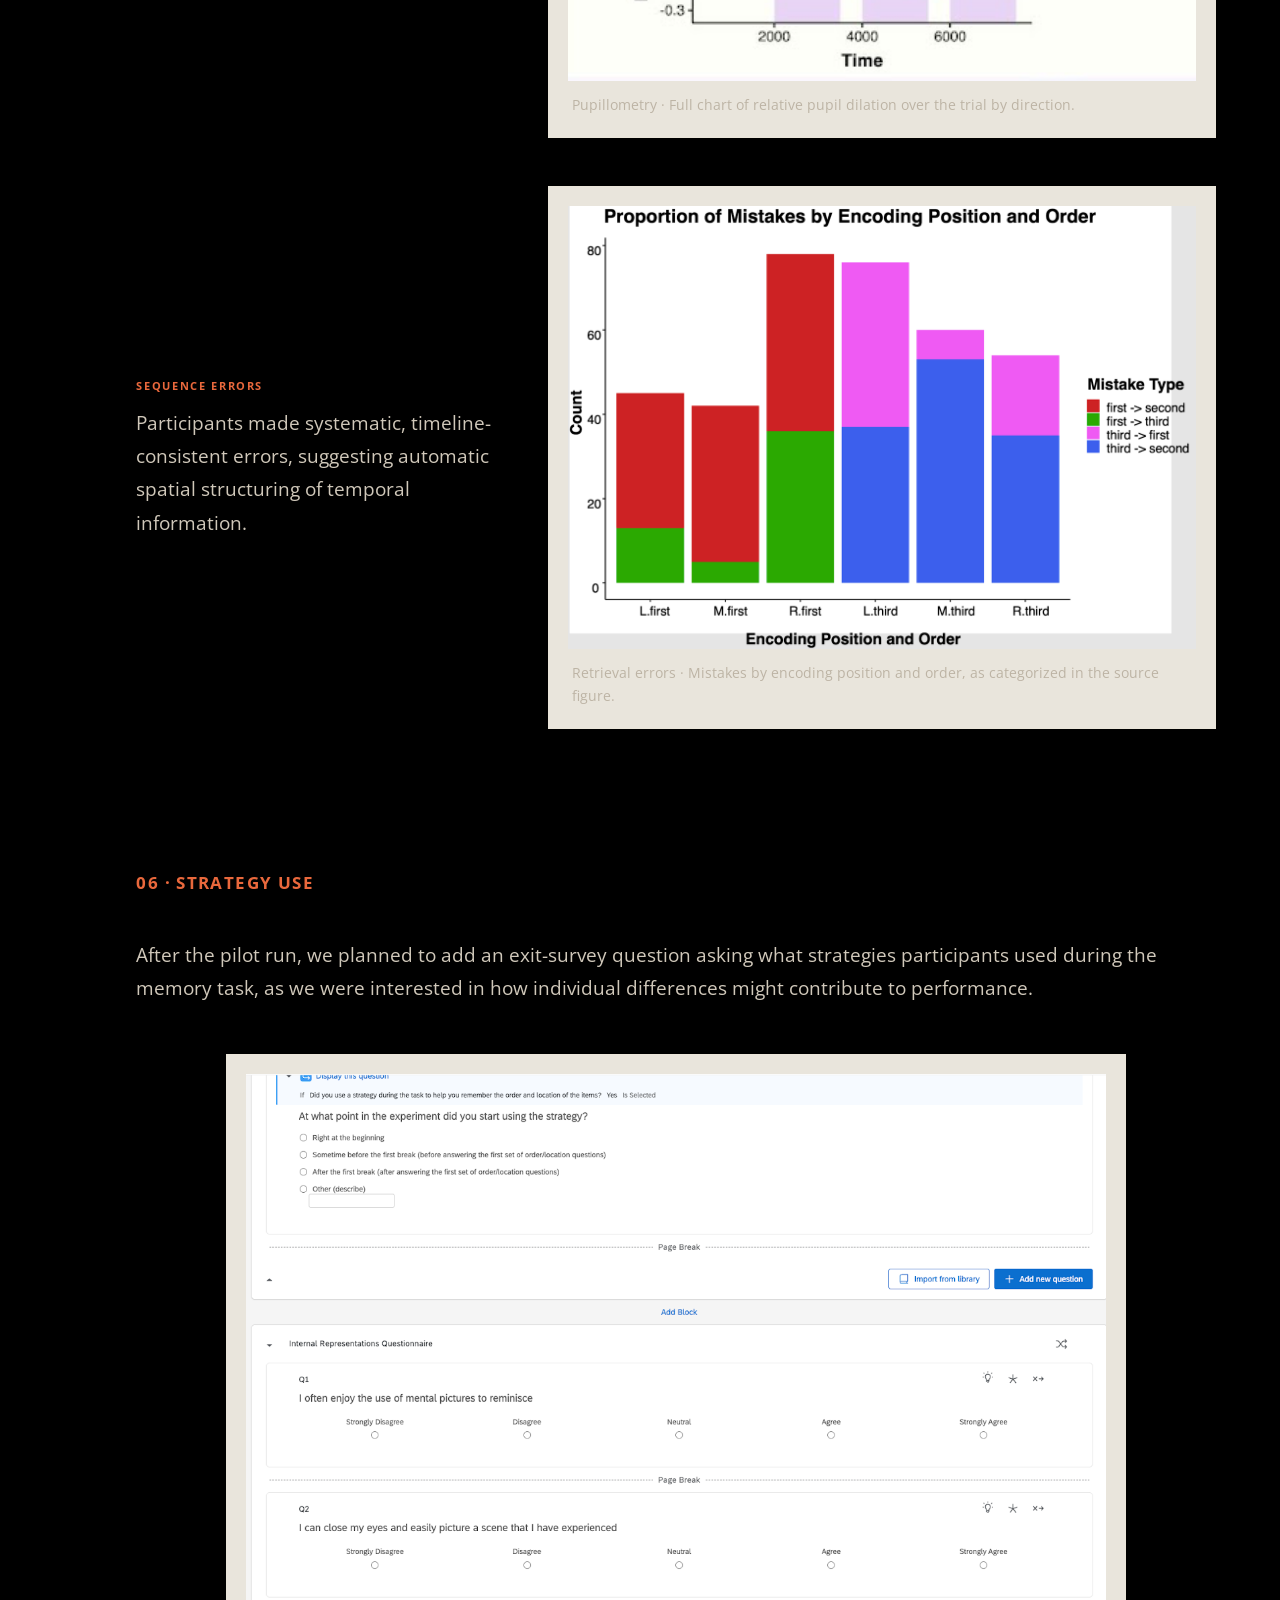
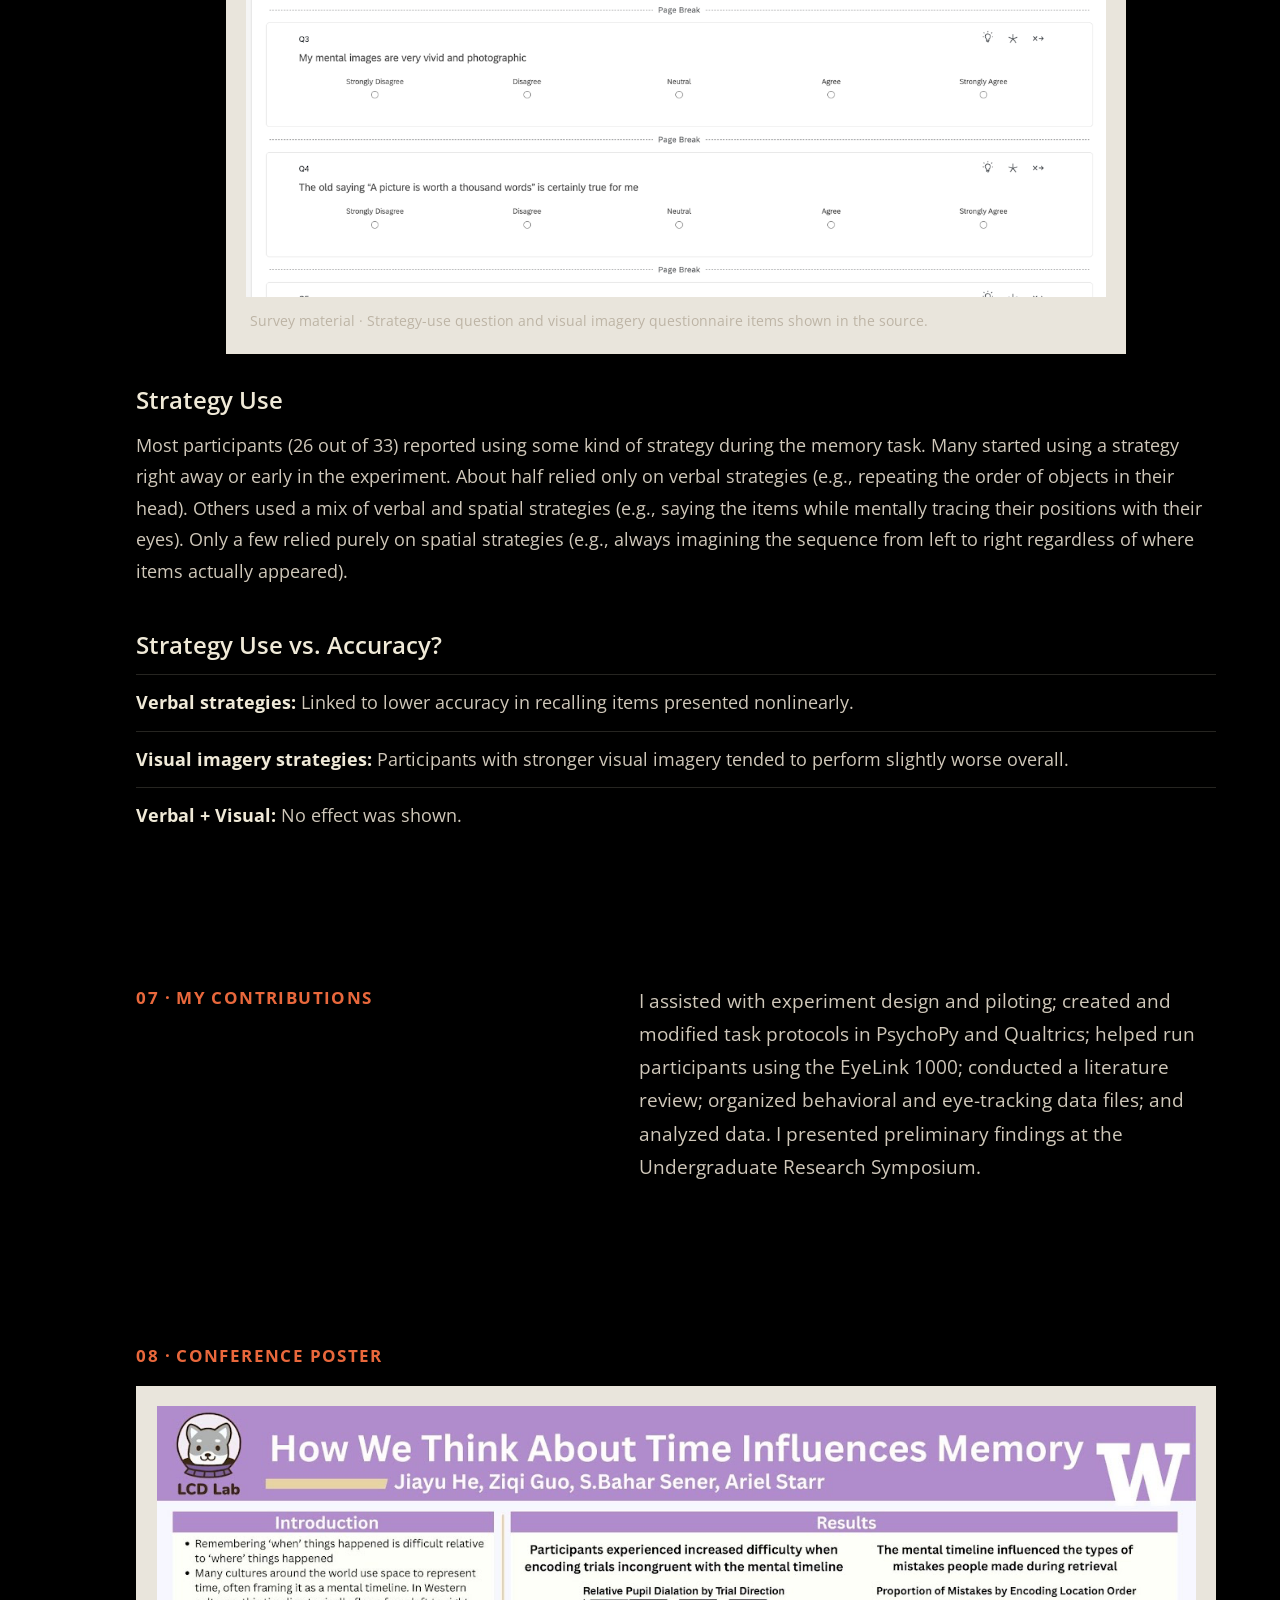
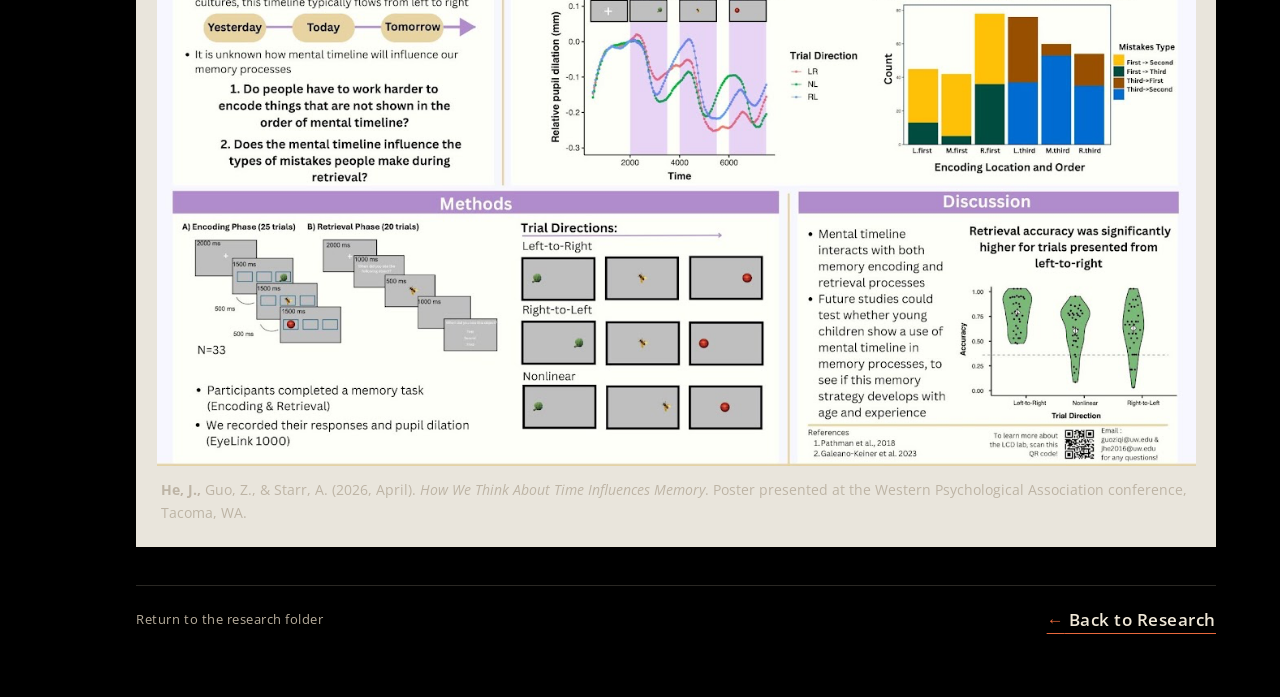
<file: research/research-2/index.html>
<!doctype html>
<html lang="en">
<head>
  <meta charset="utf-8">
  <meta name="viewport" content="width=device-width, initial-scale=1">
  <meta name="theme-color" content="#000000">
  <meta name="description" content="A visual and spatial working-memory study of mental timeline direction, retrieval, and pupil dilation.">
  <title>Pupillometry Study: Visuospatial WM and the Use of Mental Timeline</title>
  <link rel="preconnect" href="https://fonts.googleapis.com">
  <link rel="preconnect" href="https://fonts.gstatic.com" crossorigin>
  <link href="https://fonts.googleapis.com/css2?family=Open+Sans:wght@400;500;600;700&display=swap" rel="stylesheet">
  <link rel="stylesheet" href="../../styles.css?v=nav-opensans-01">
  <script src="../../app.js?v=research2-final-02" defer></script>
</head>
<body data-page="research-2" data-base-path="../../">
  <div id="site-header"></div>
  <main id="app"></main>
  <div id="magnifier" aria-hidden="true">
    <div class="magnified-page"><div class="magnified-content"></div></div>
    <div class="magnifier-glass"></div>
  </div>
</body>
</html>
</file>
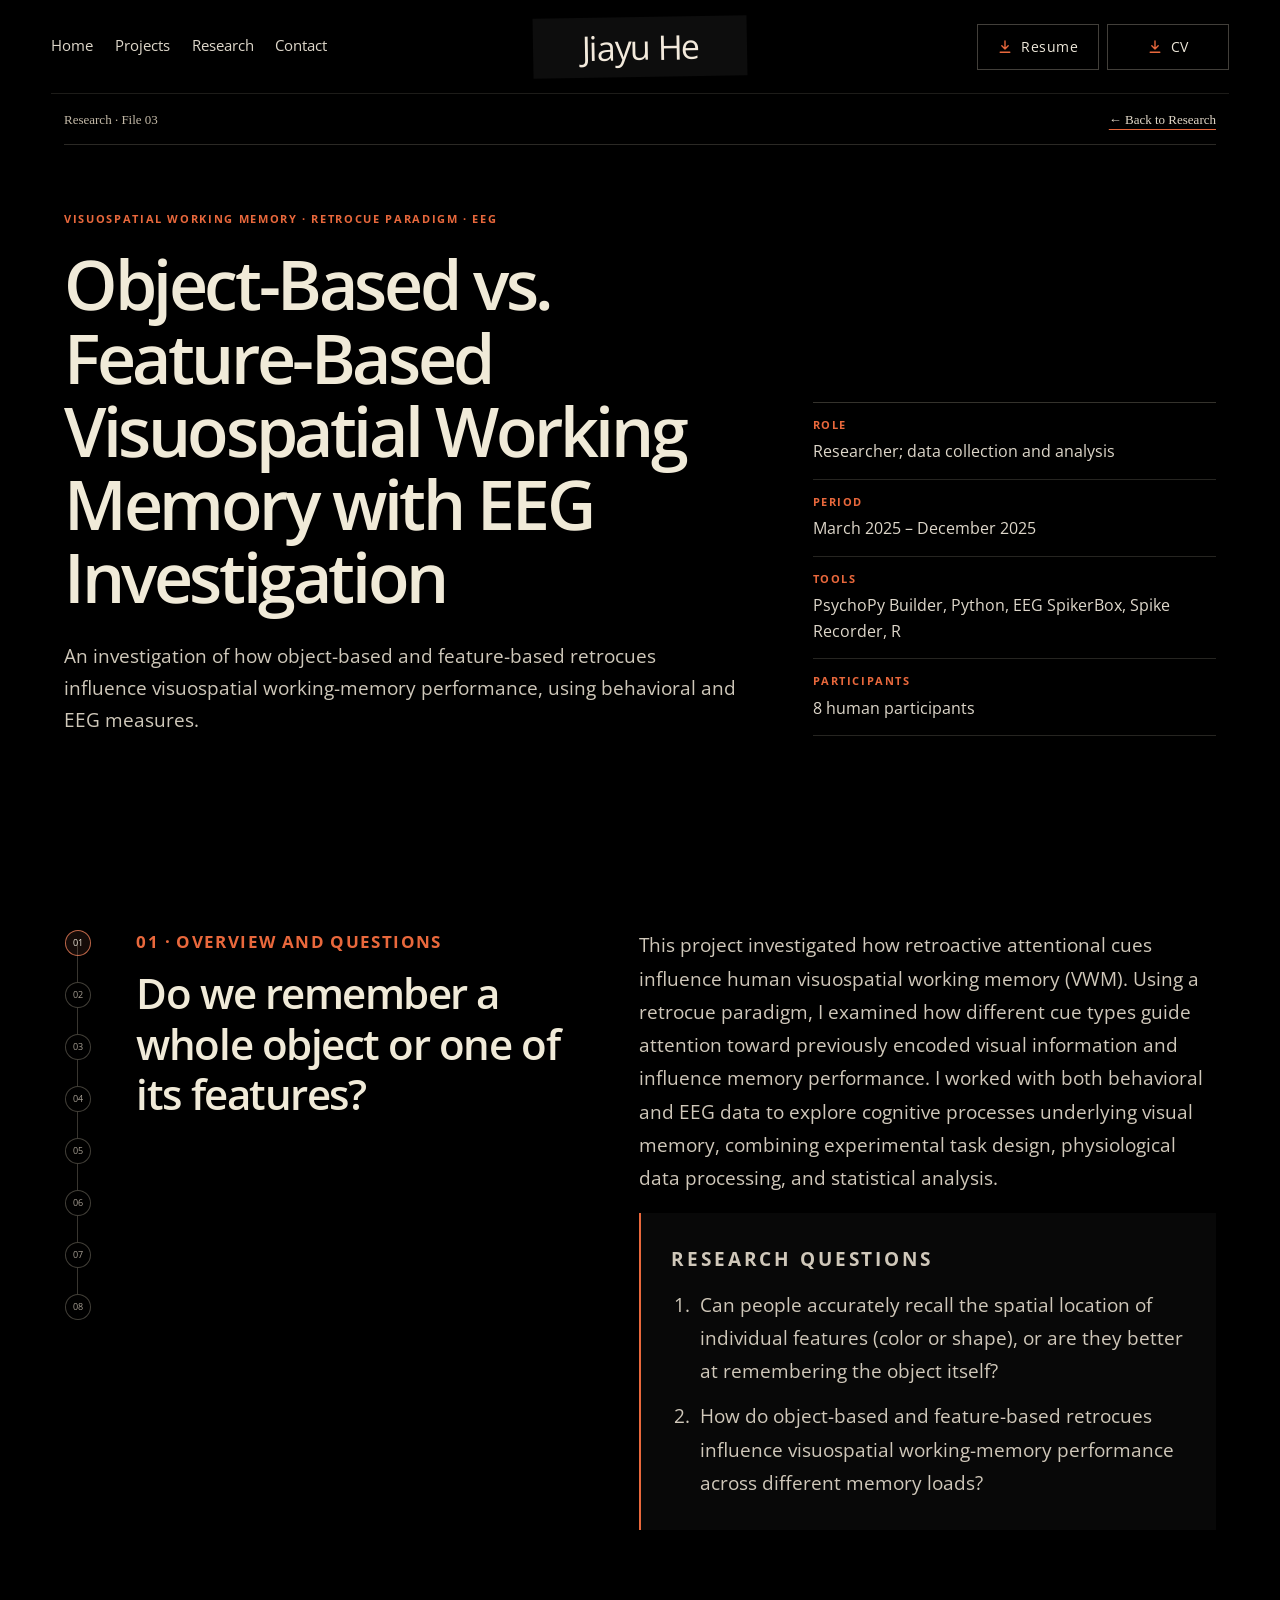
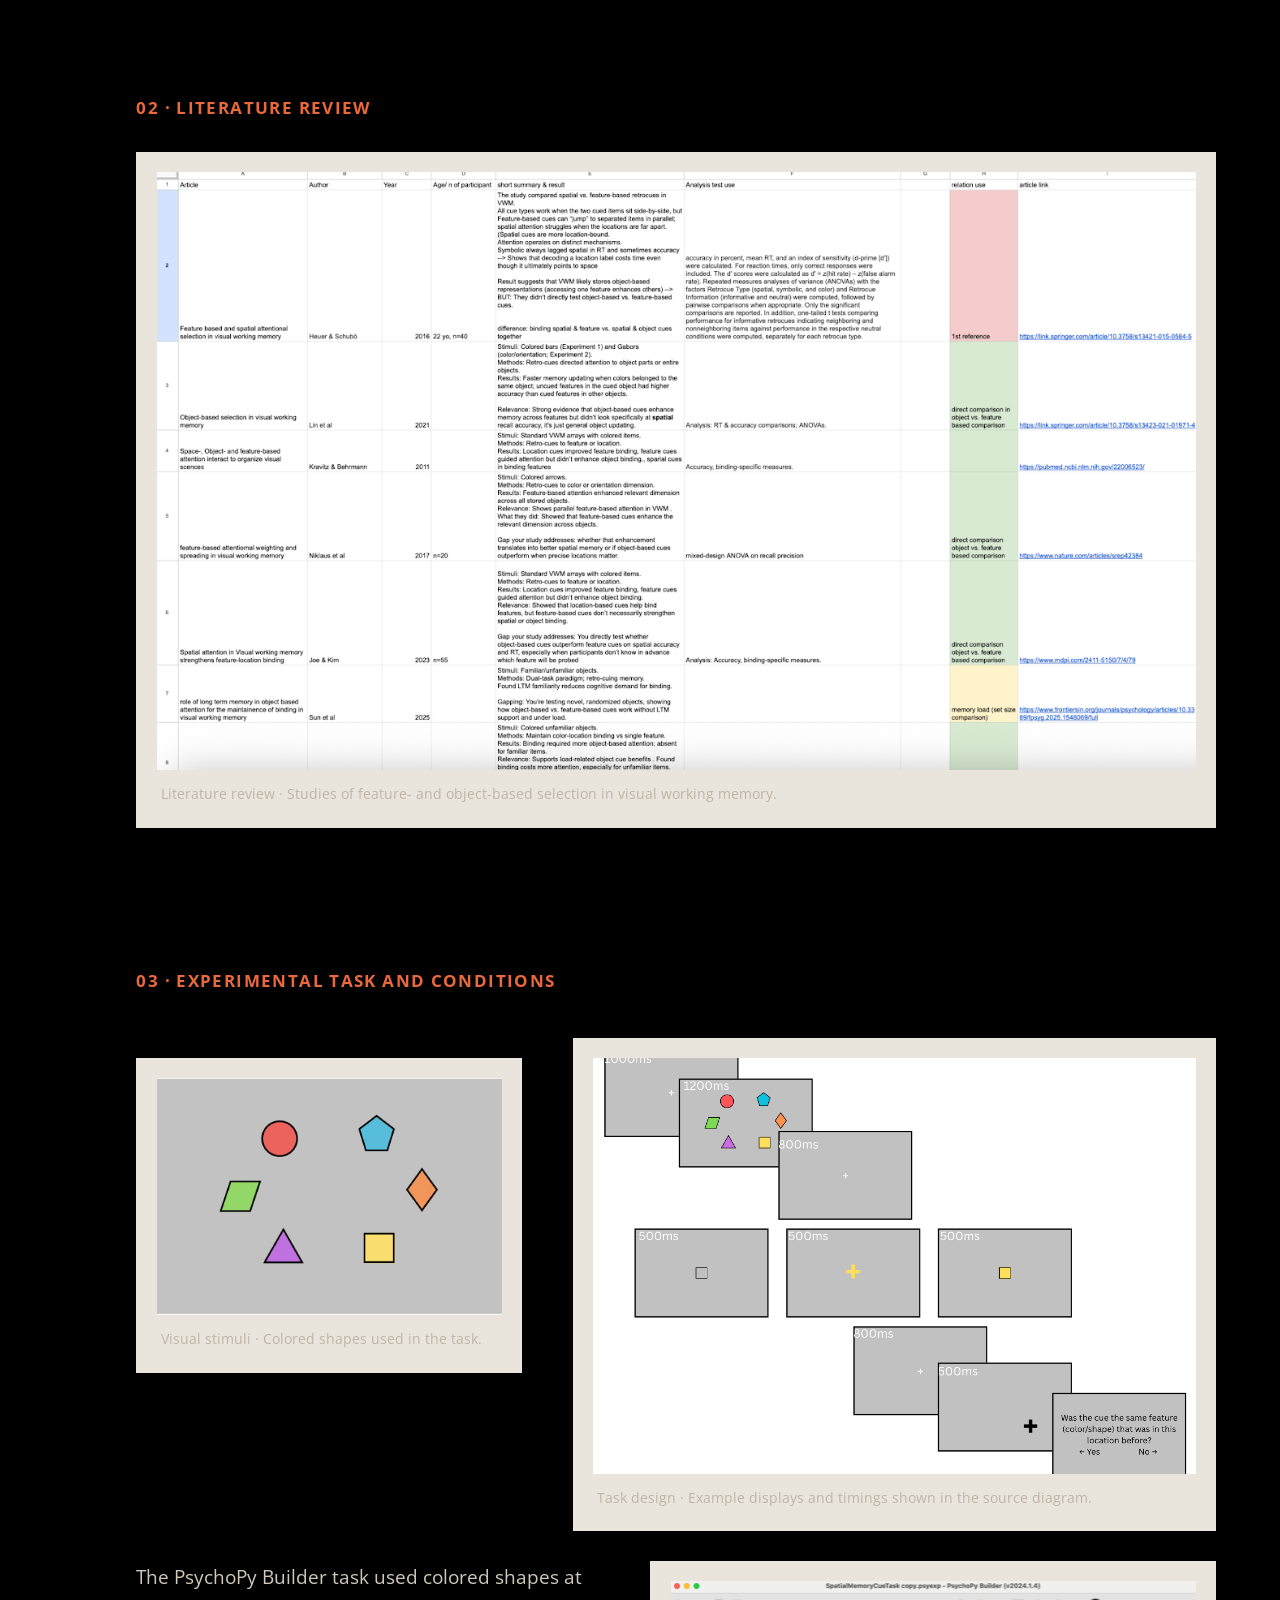
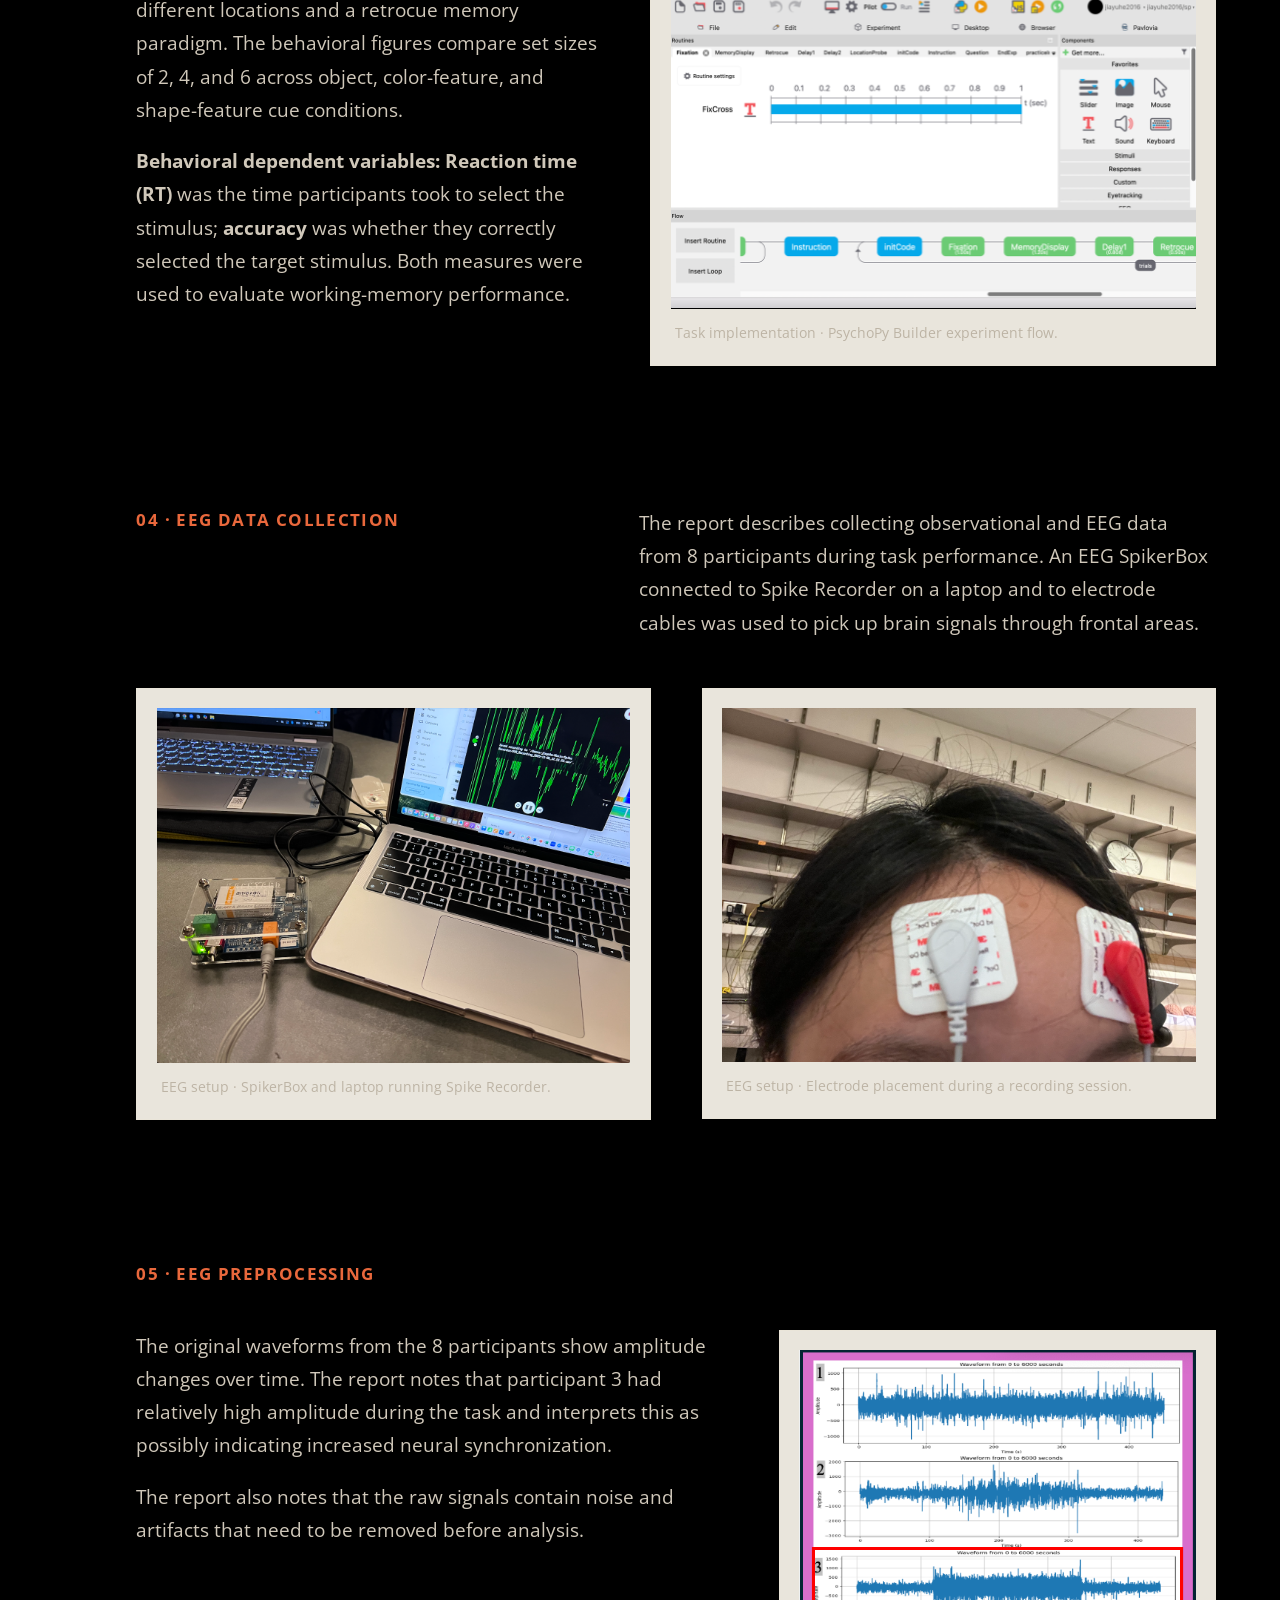
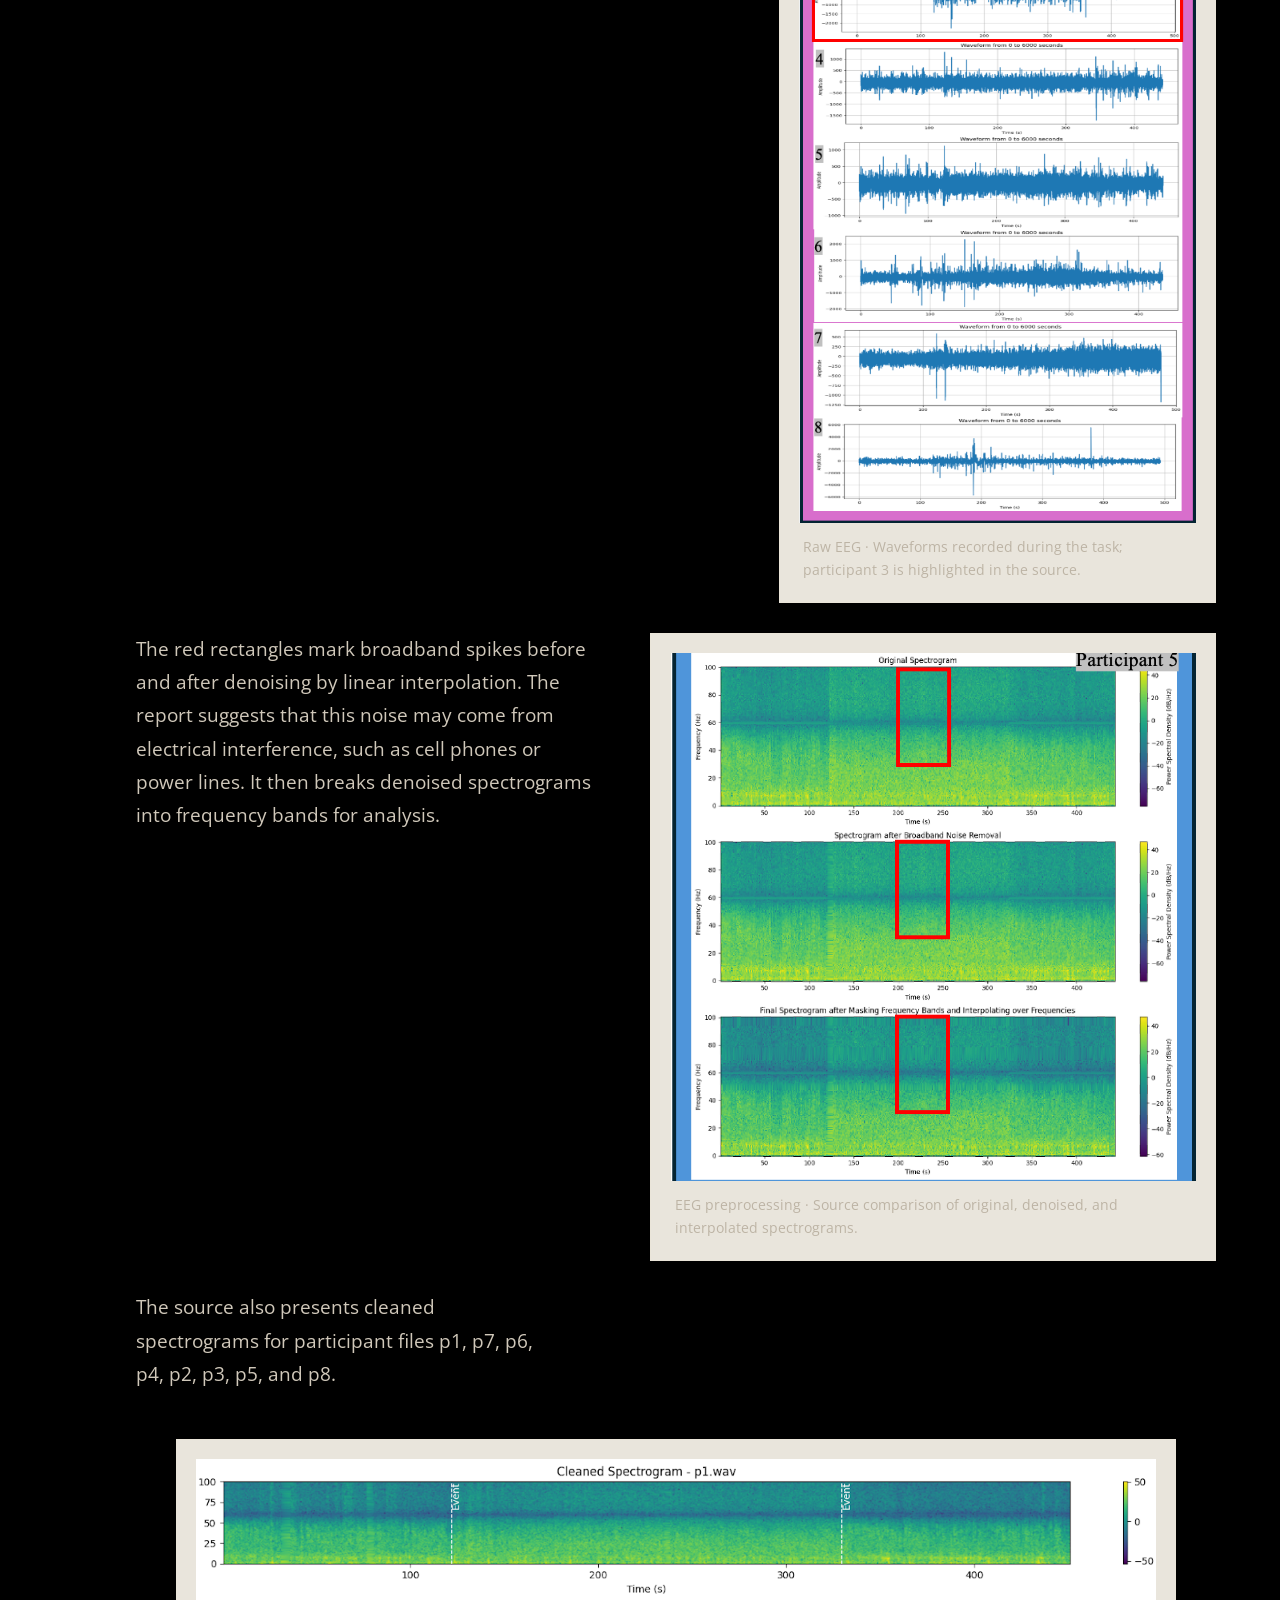
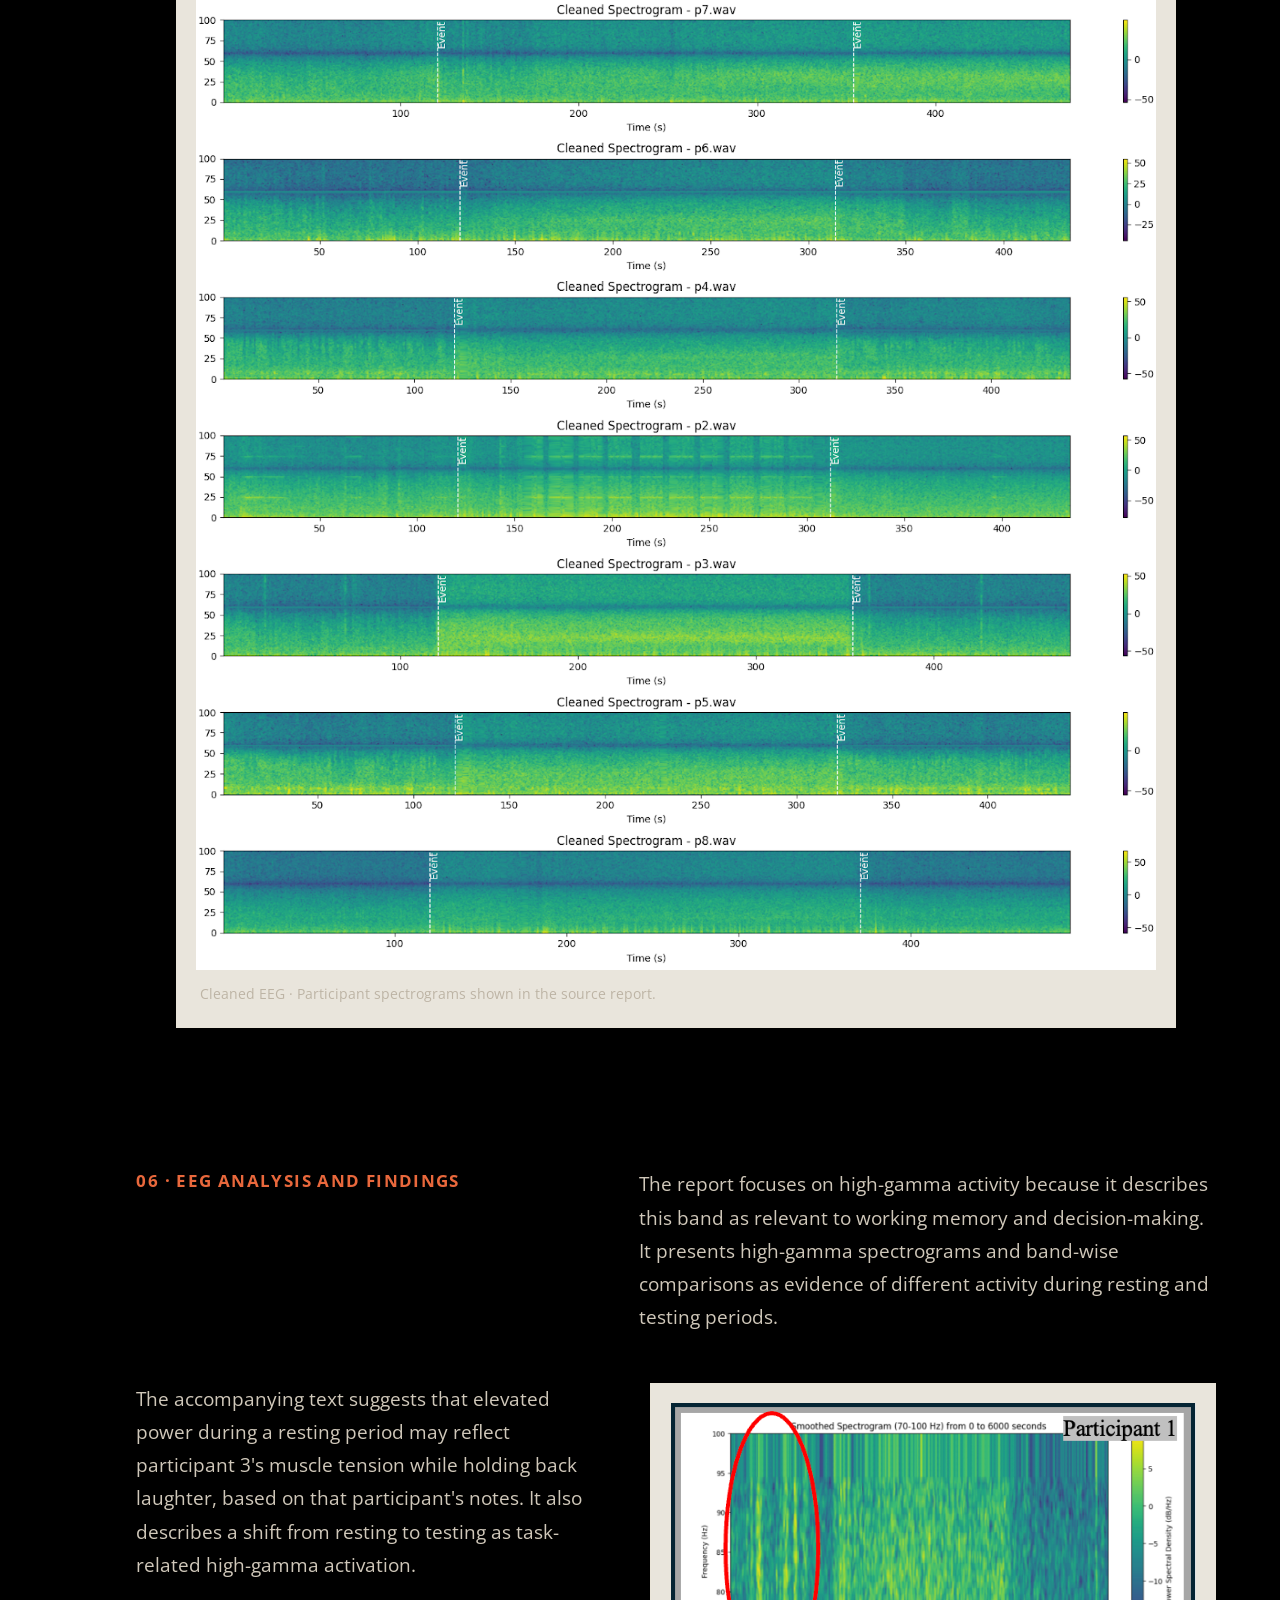
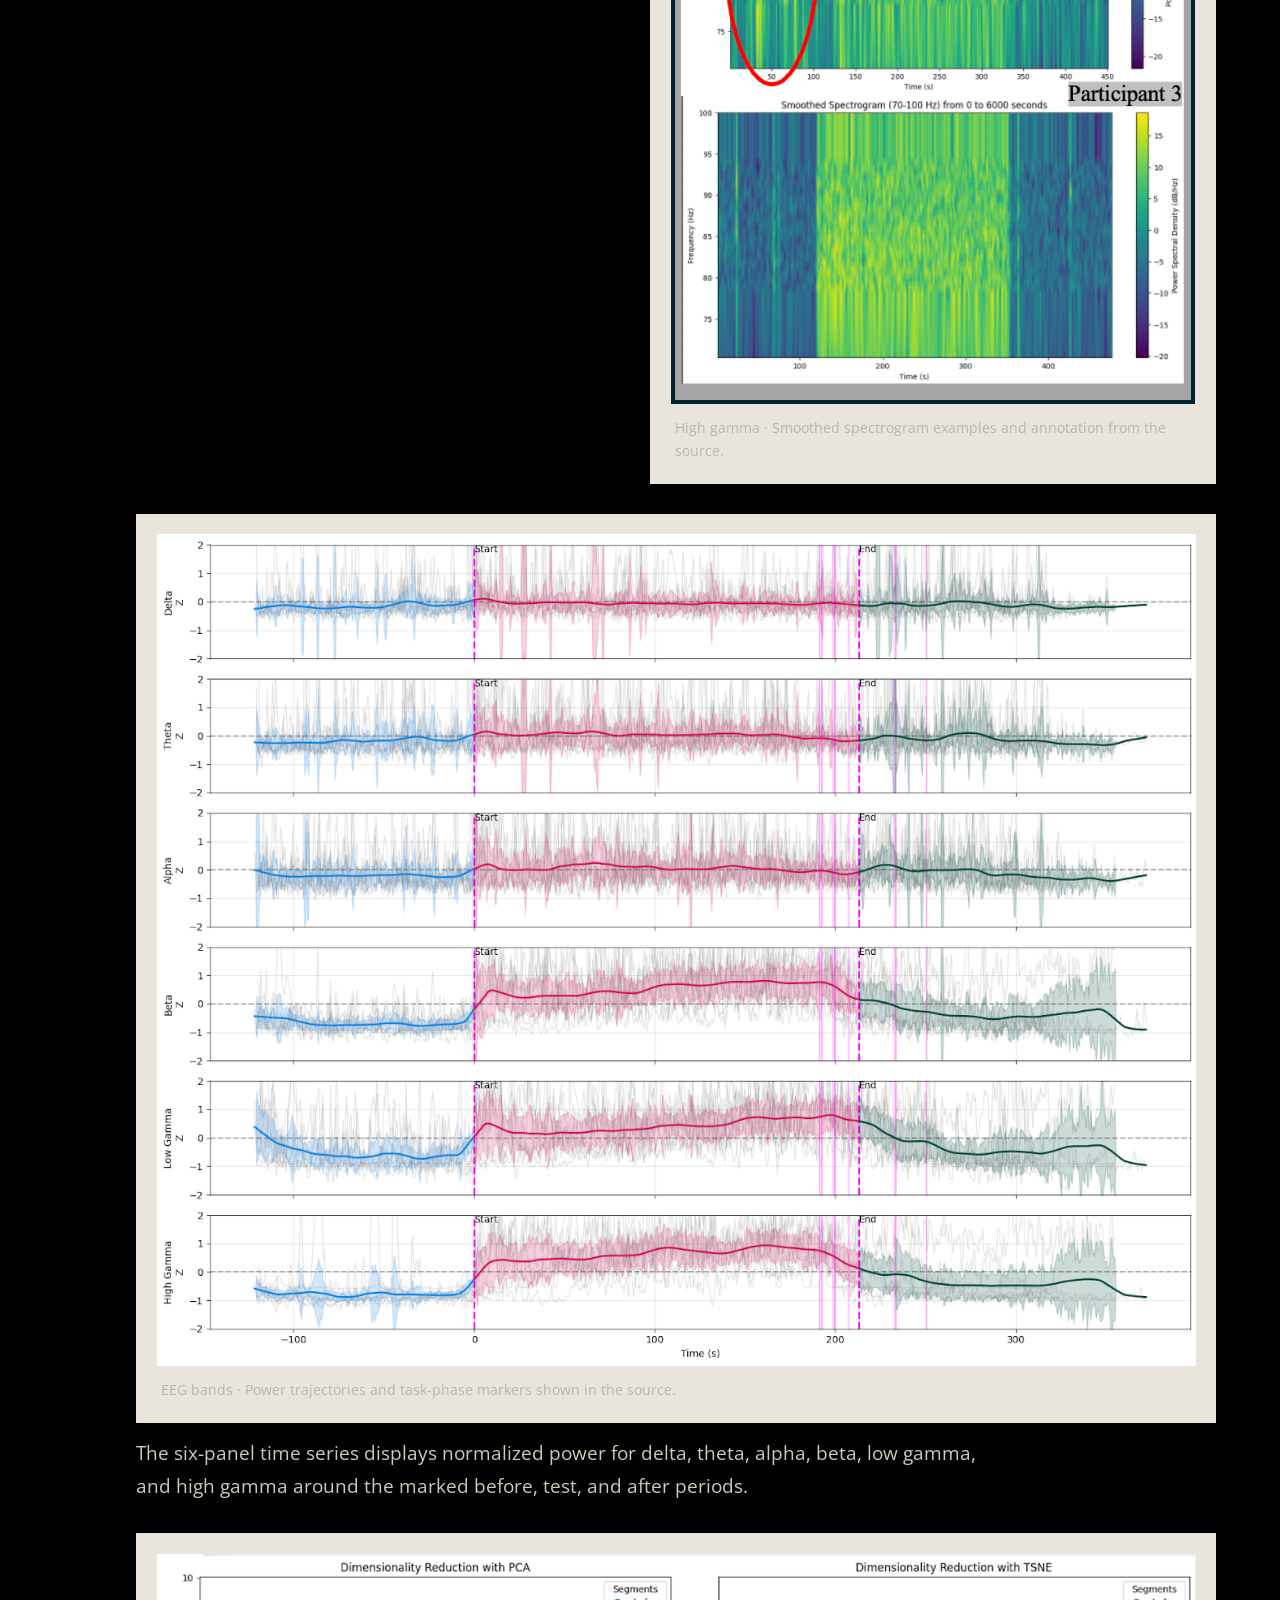
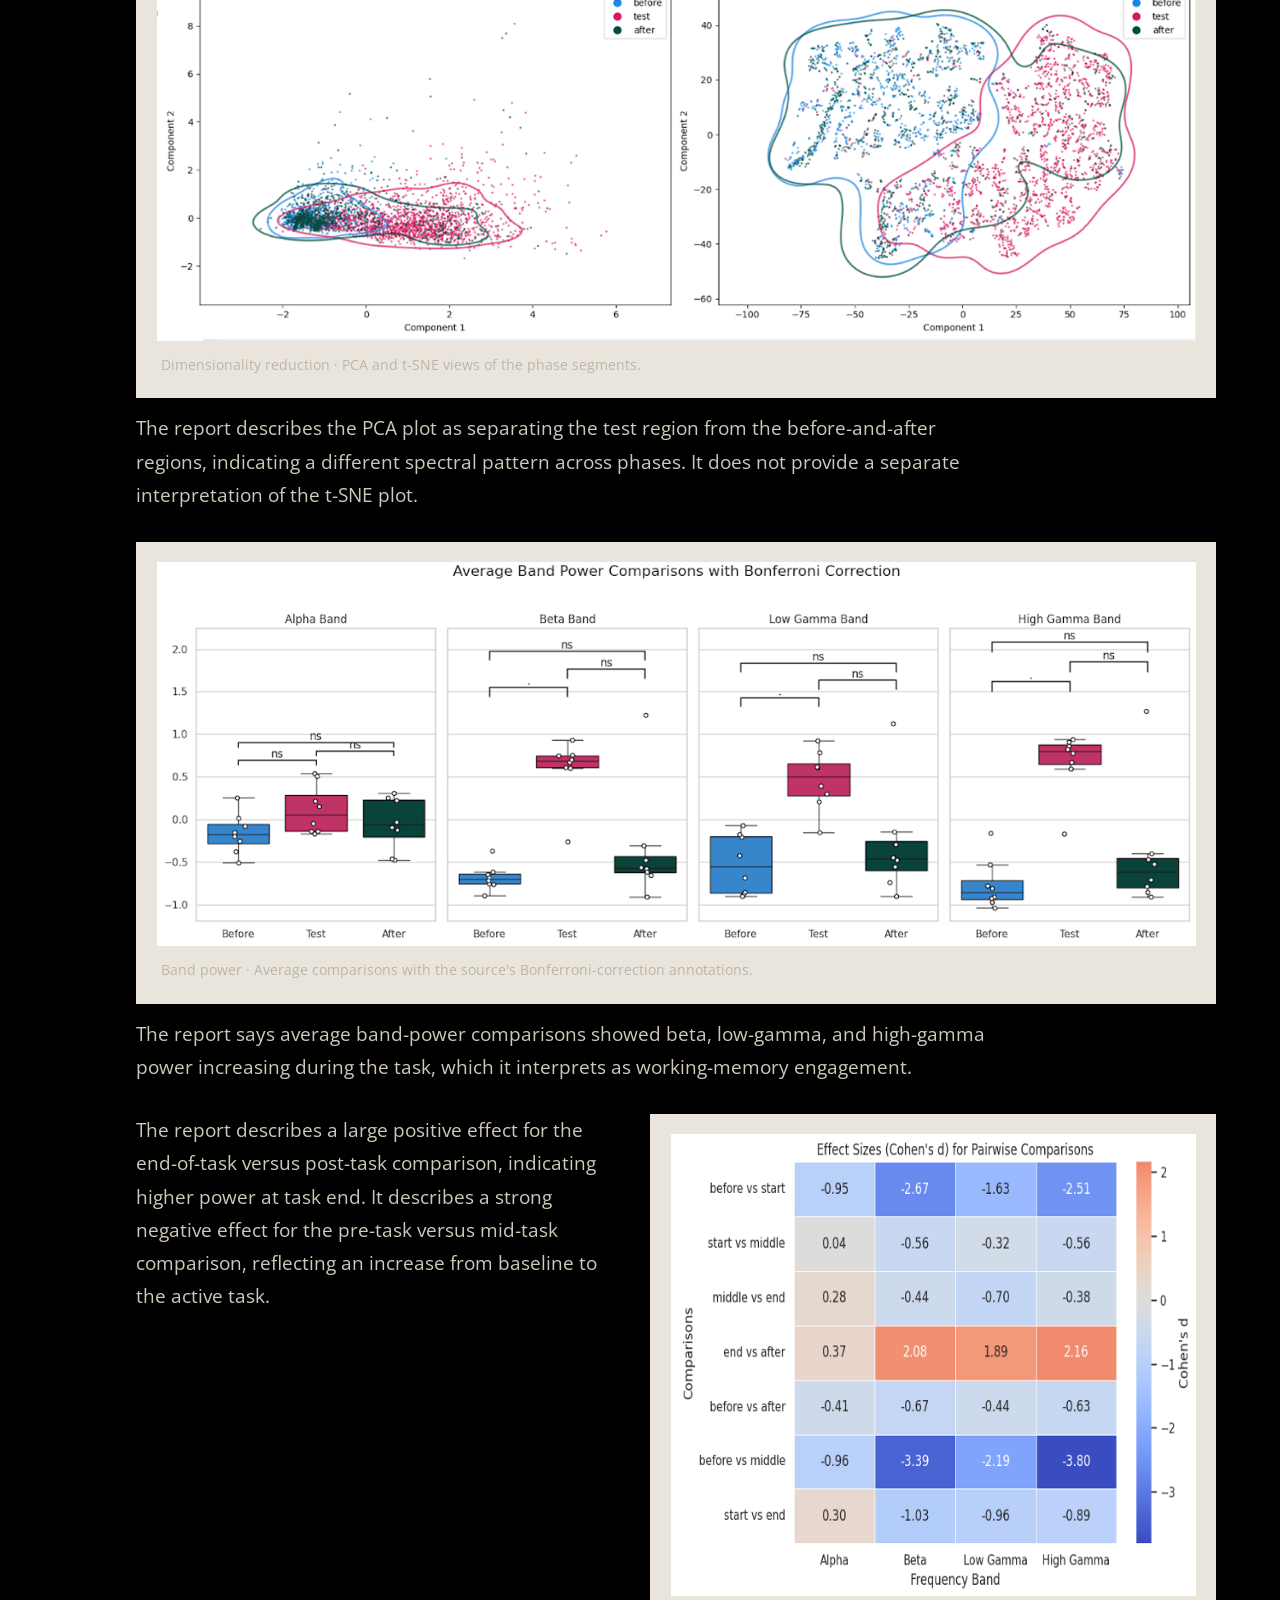
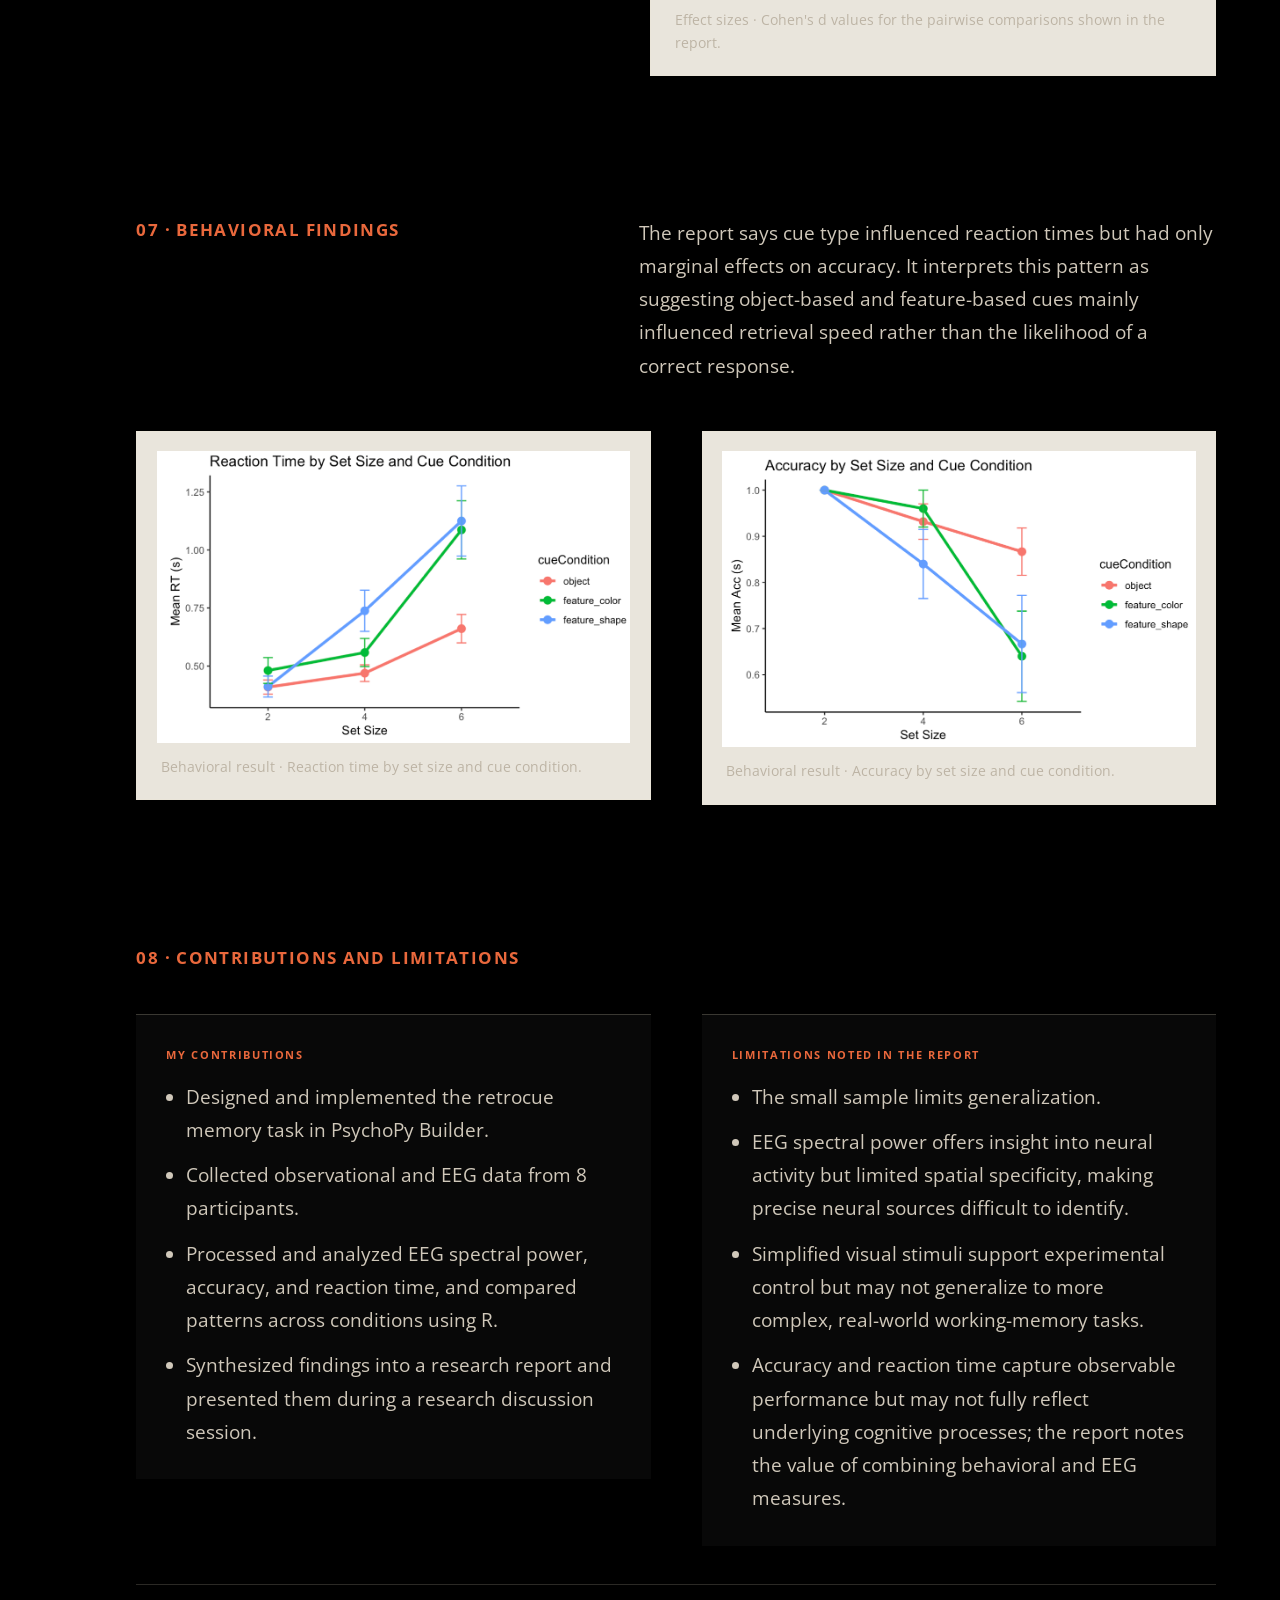
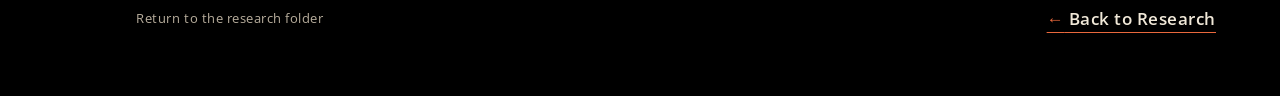
<file: research/research-3/index.html>
<!doctype html>
<html lang="en">
<head>
  <meta charset="utf-8">
  <meta name="viewport" content="width=device-width, initial-scale=1">
  <meta name="theme-color" content="#000000">
  <meta name="description" content="Research case study on object-based and feature-based visuospatial working memory, retrocues, behavior, and EEG.">
  <title>Object-Based vs. Feature-Based Visuospatial Working Memory with EEG Investigation</title>
  <link rel="preconnect" href="https://fonts.googleapis.com">
  <link rel="preconnect" href="https://fonts.gstatic.com" crossorigin>
  <link href="https://fonts.googleapis.com/css2?family=Open+Sans:wght@400;500;600;700&display=swap" rel="stylesheet">
  <link rel="stylesheet" href="../../styles.css?v=nav-opensans-01">
  <script src="../../app.js?v=research3-final-01" defer></script>
</head>
<body data-page="research-3" data-base-path="../../">
  <div id="site-header"></div>
  <main id="app"></main>
  <div id="magnifier" aria-hidden="true">
    <div class="magnified-page"><div class="magnified-content"></div></div>
    <div class="magnifier-glass"></div>
  </div>
</body>
</html>
</file>
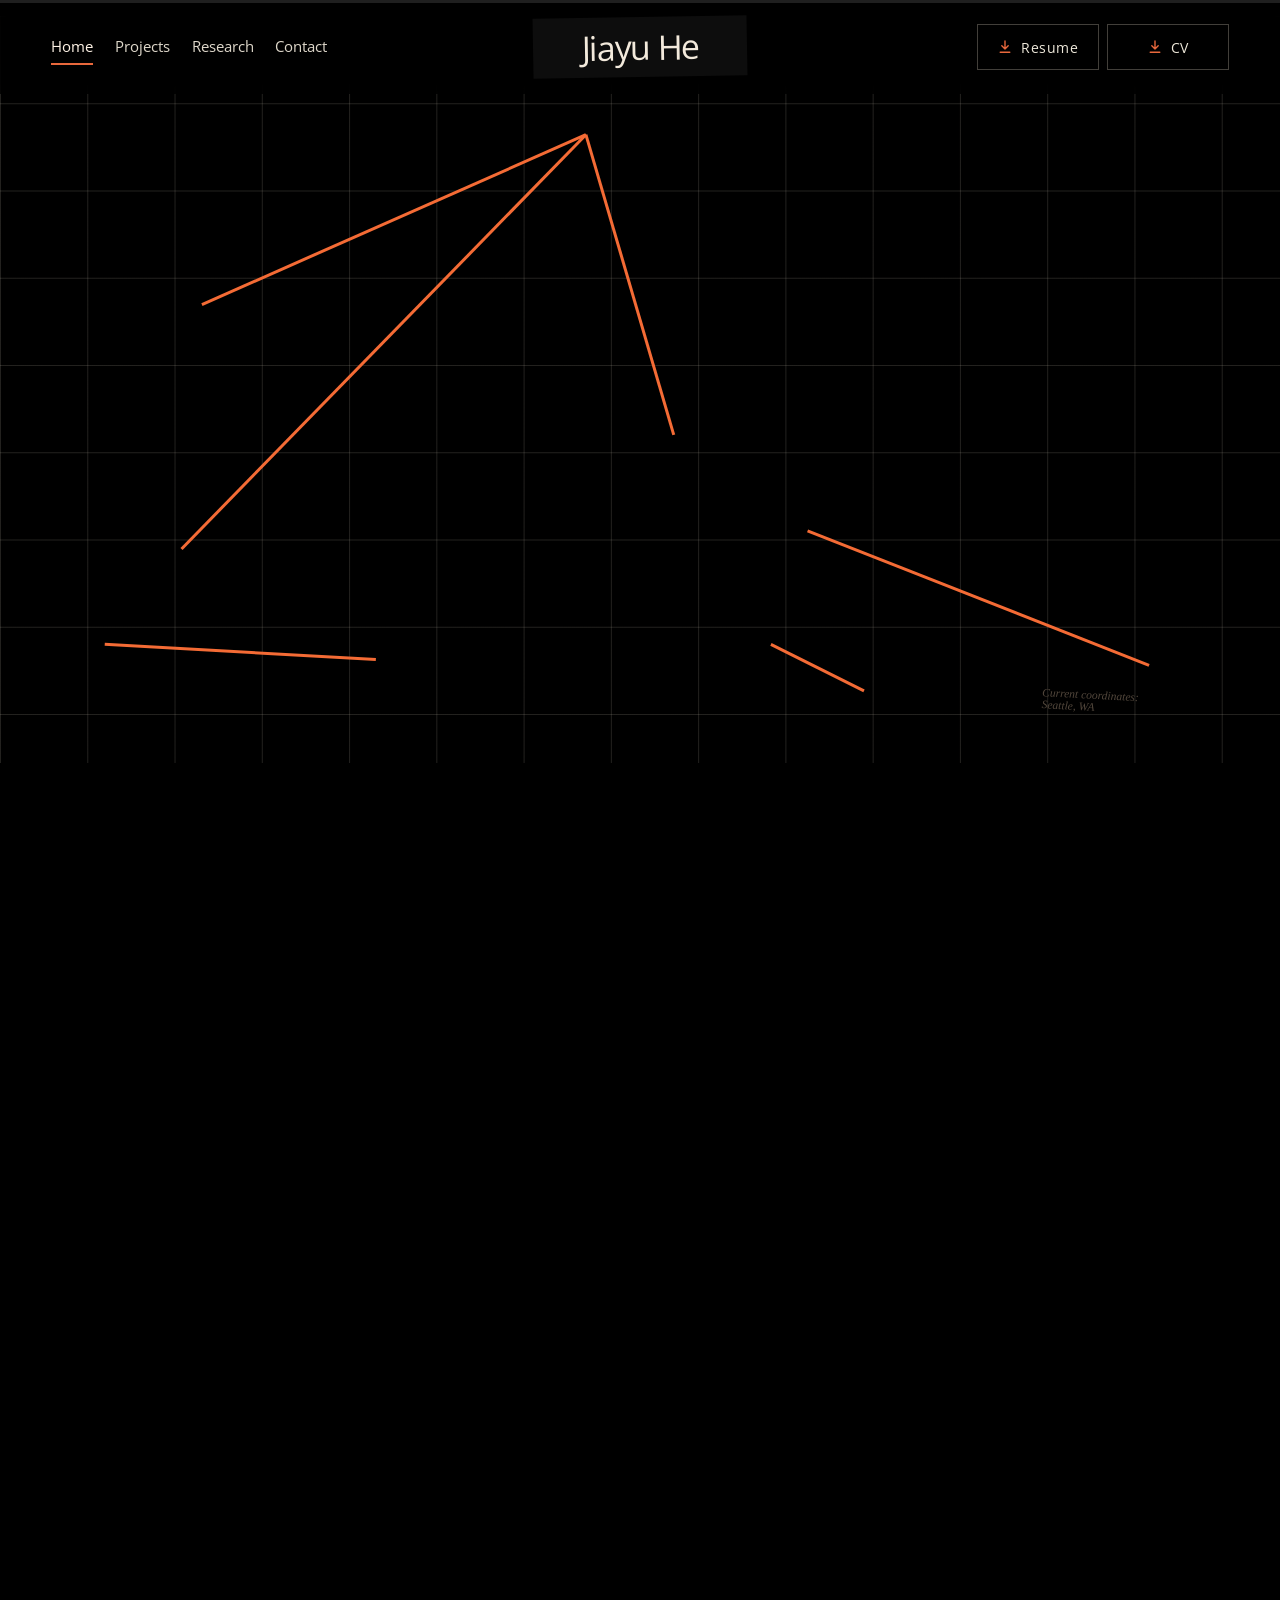
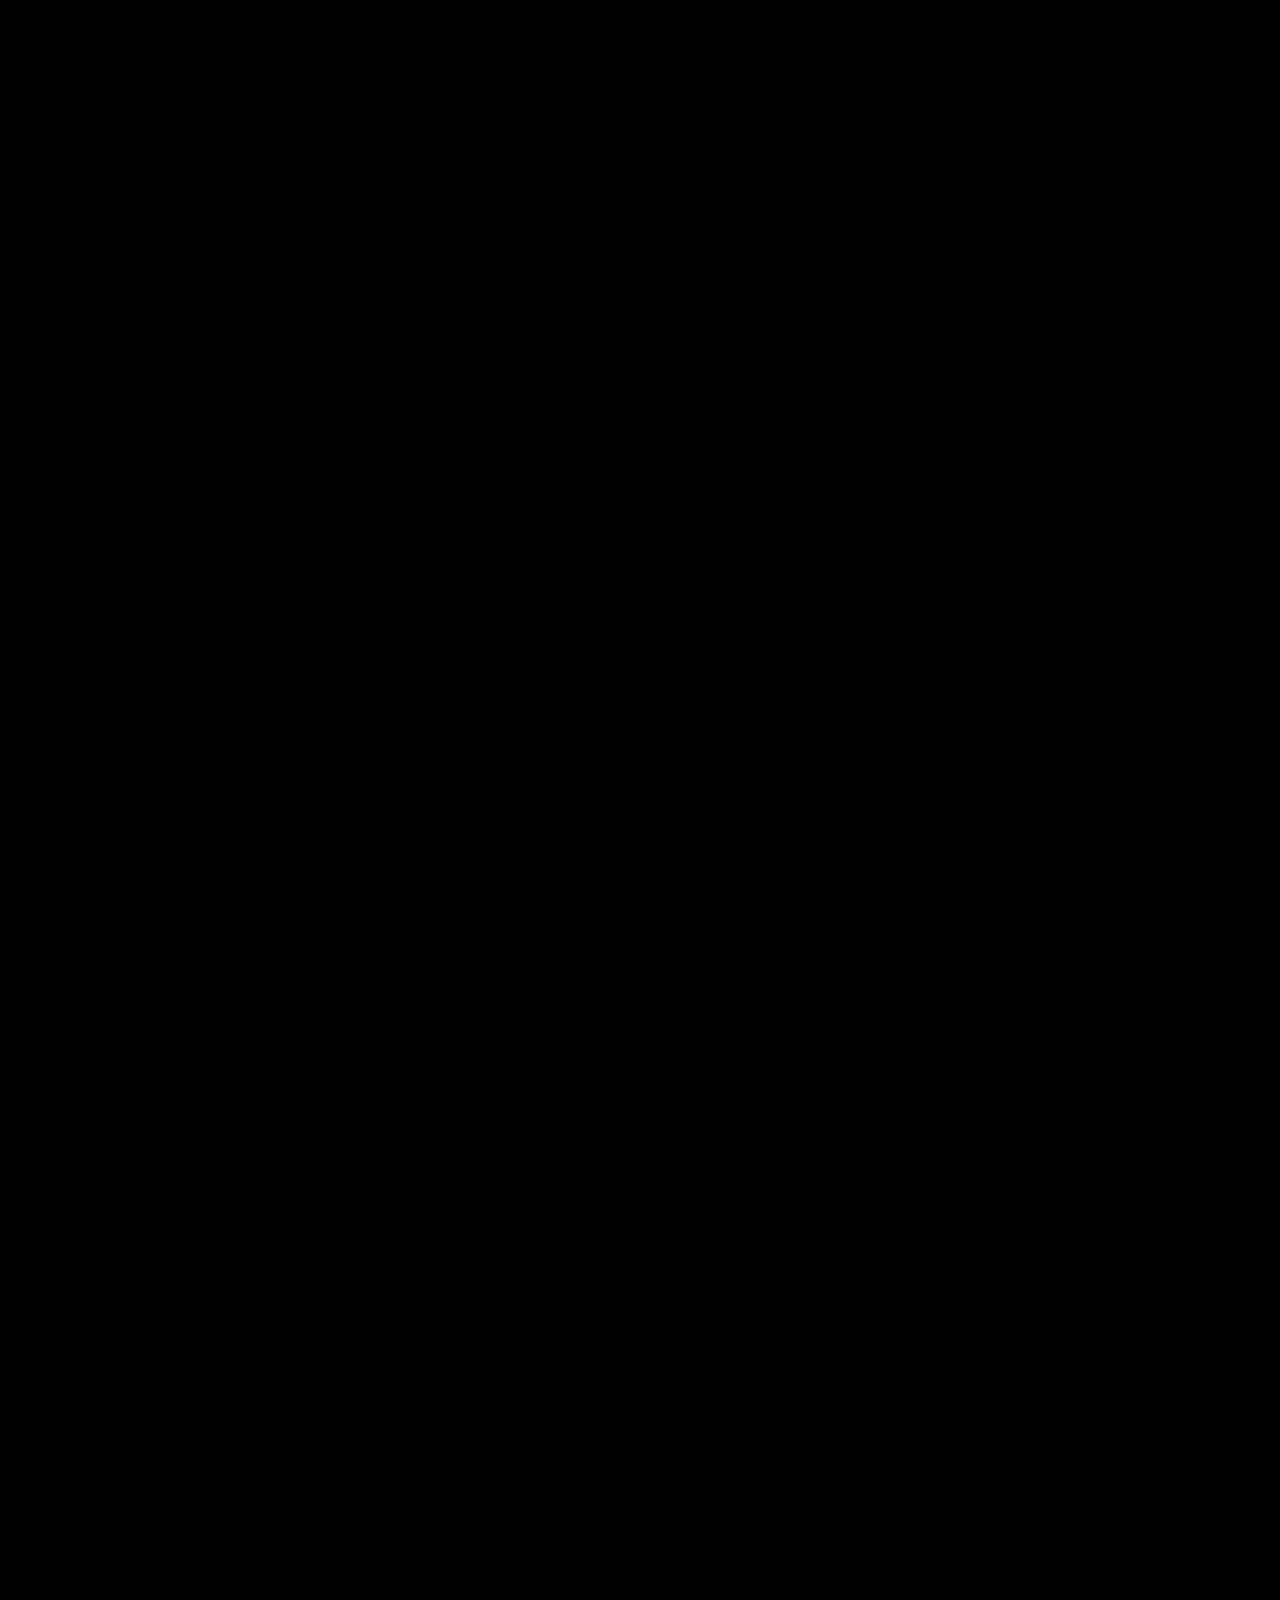
<file: contact.html>
<!doctype html>
<html lang="en">
<head>
  <meta charset="utf-8">
  <meta http-equiv="refresh" content="0;url=index.html#contact">
  <meta name="robots" content="noindex">
  <title>Contact — Jiayu He</title>
</head>
<body>
  <p>Contact has moved to the <a href="index.html#contact">portfolio homepage</a>.</p>
</body>
</html>
</file>
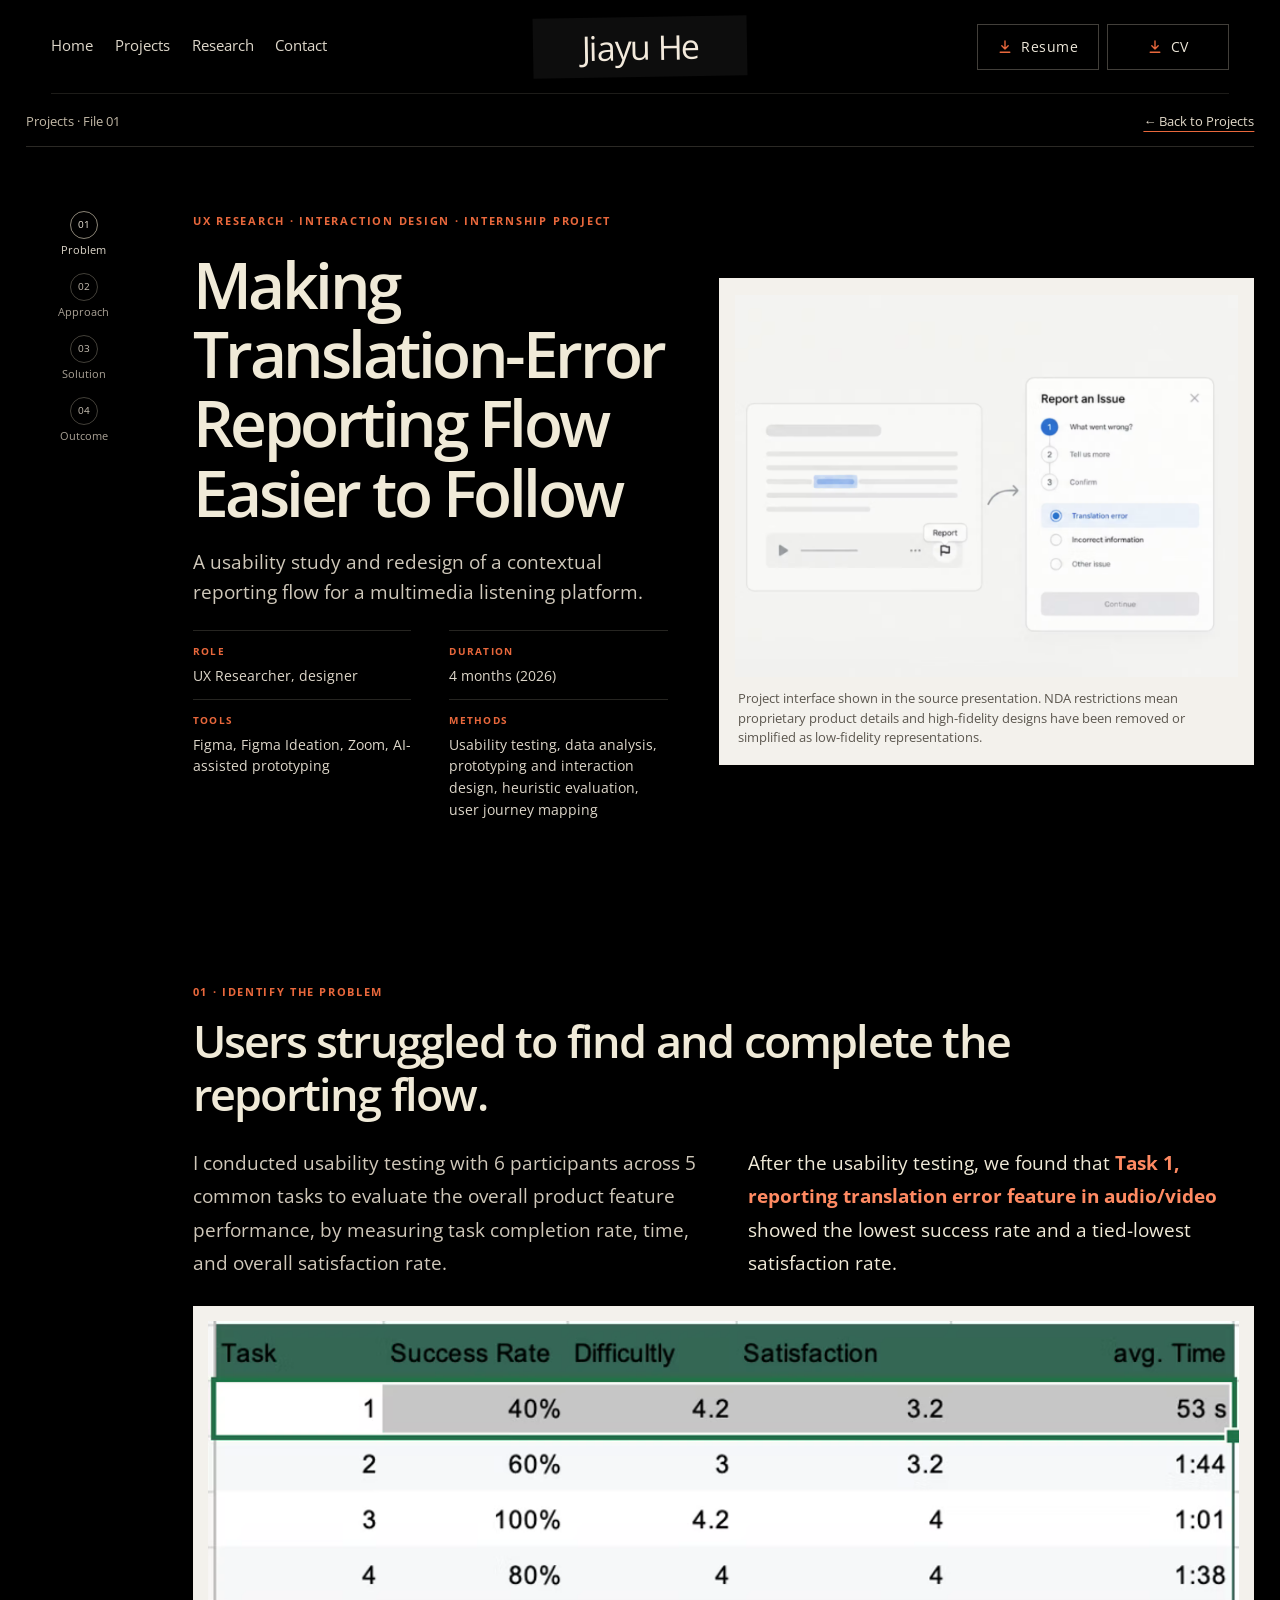
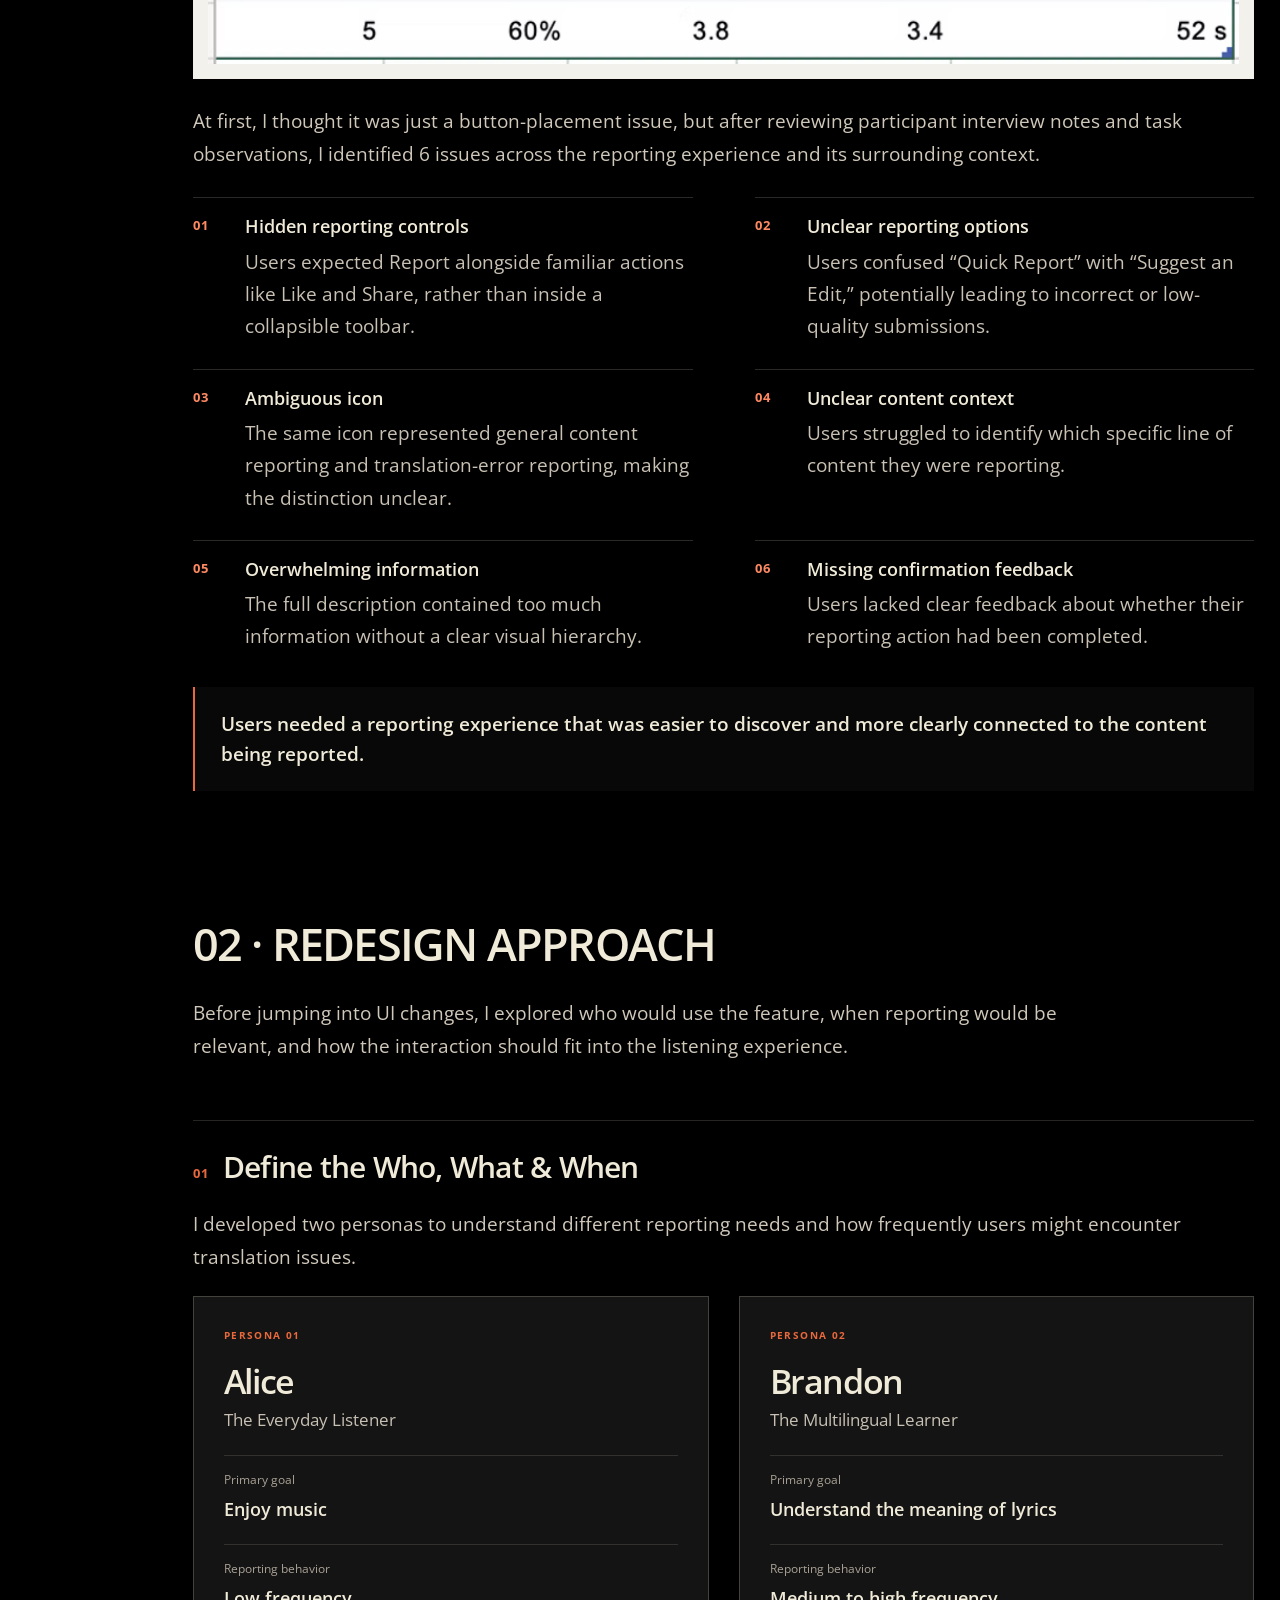
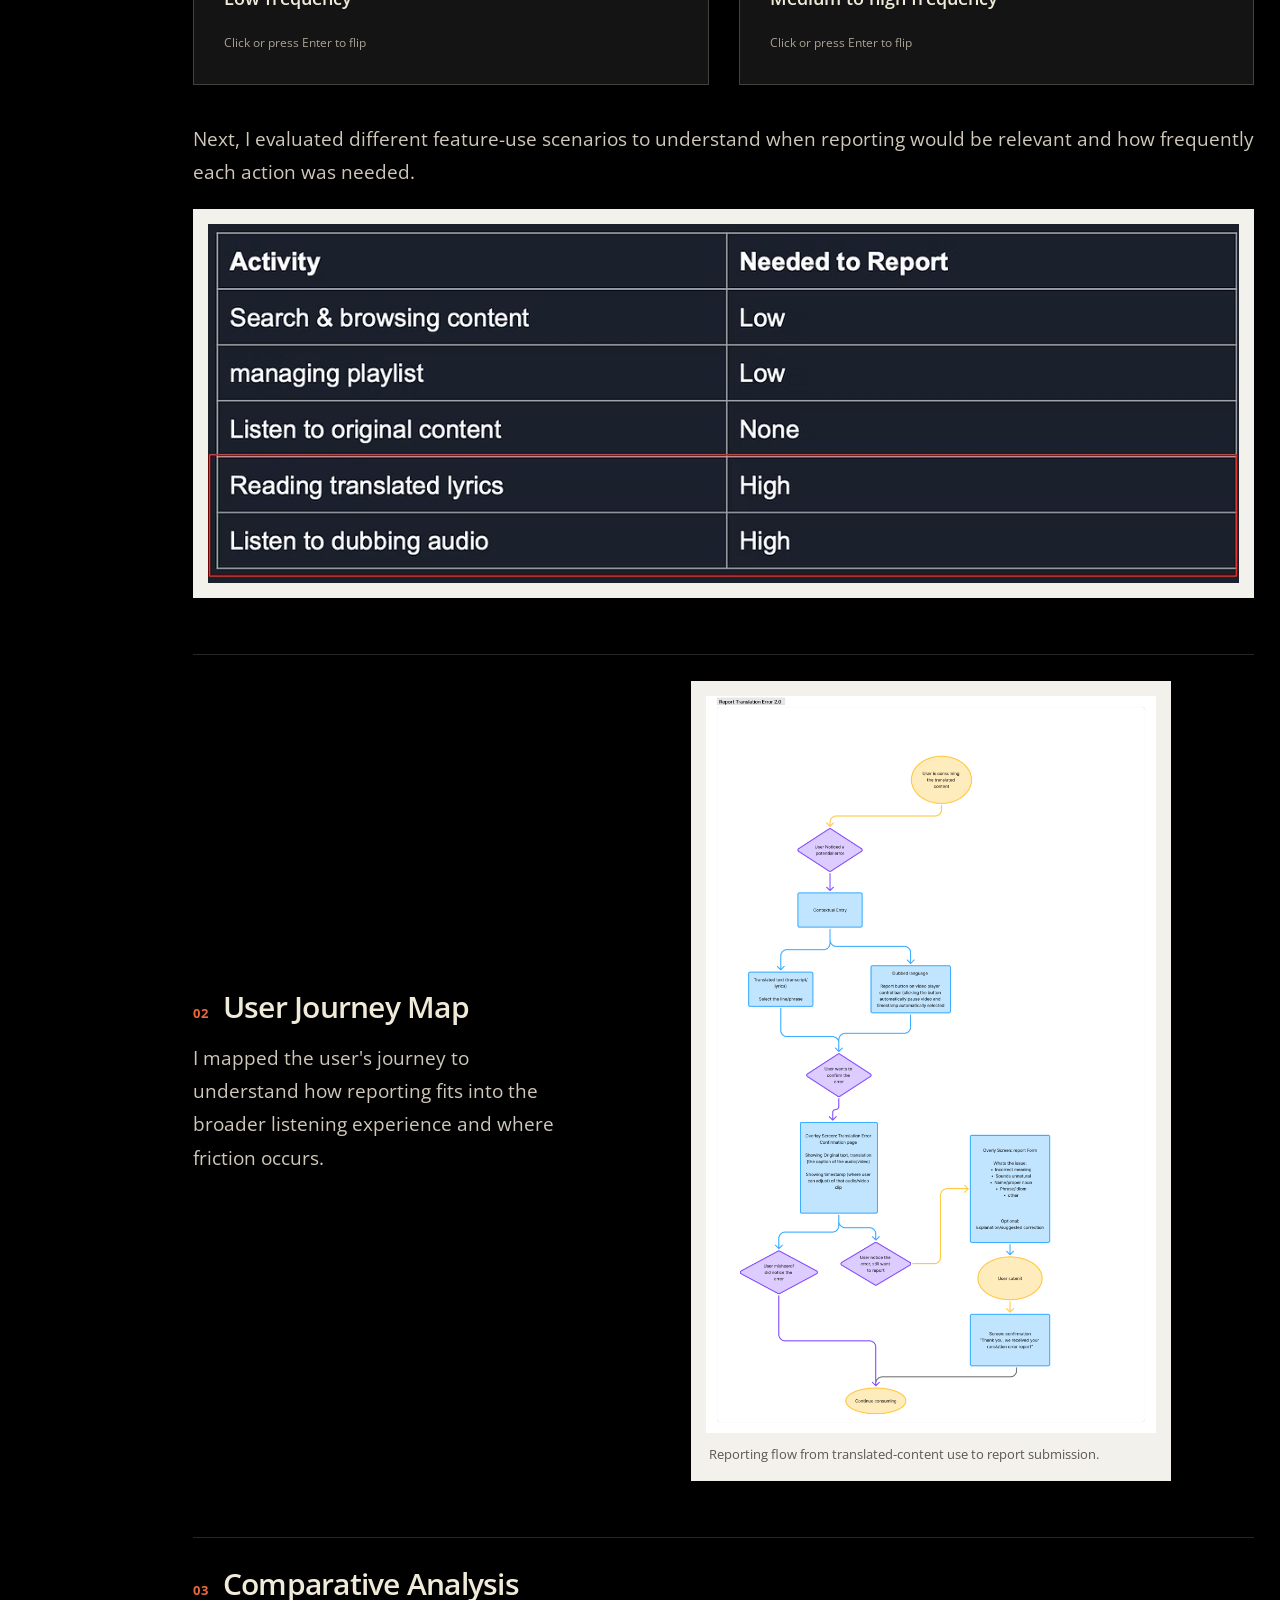
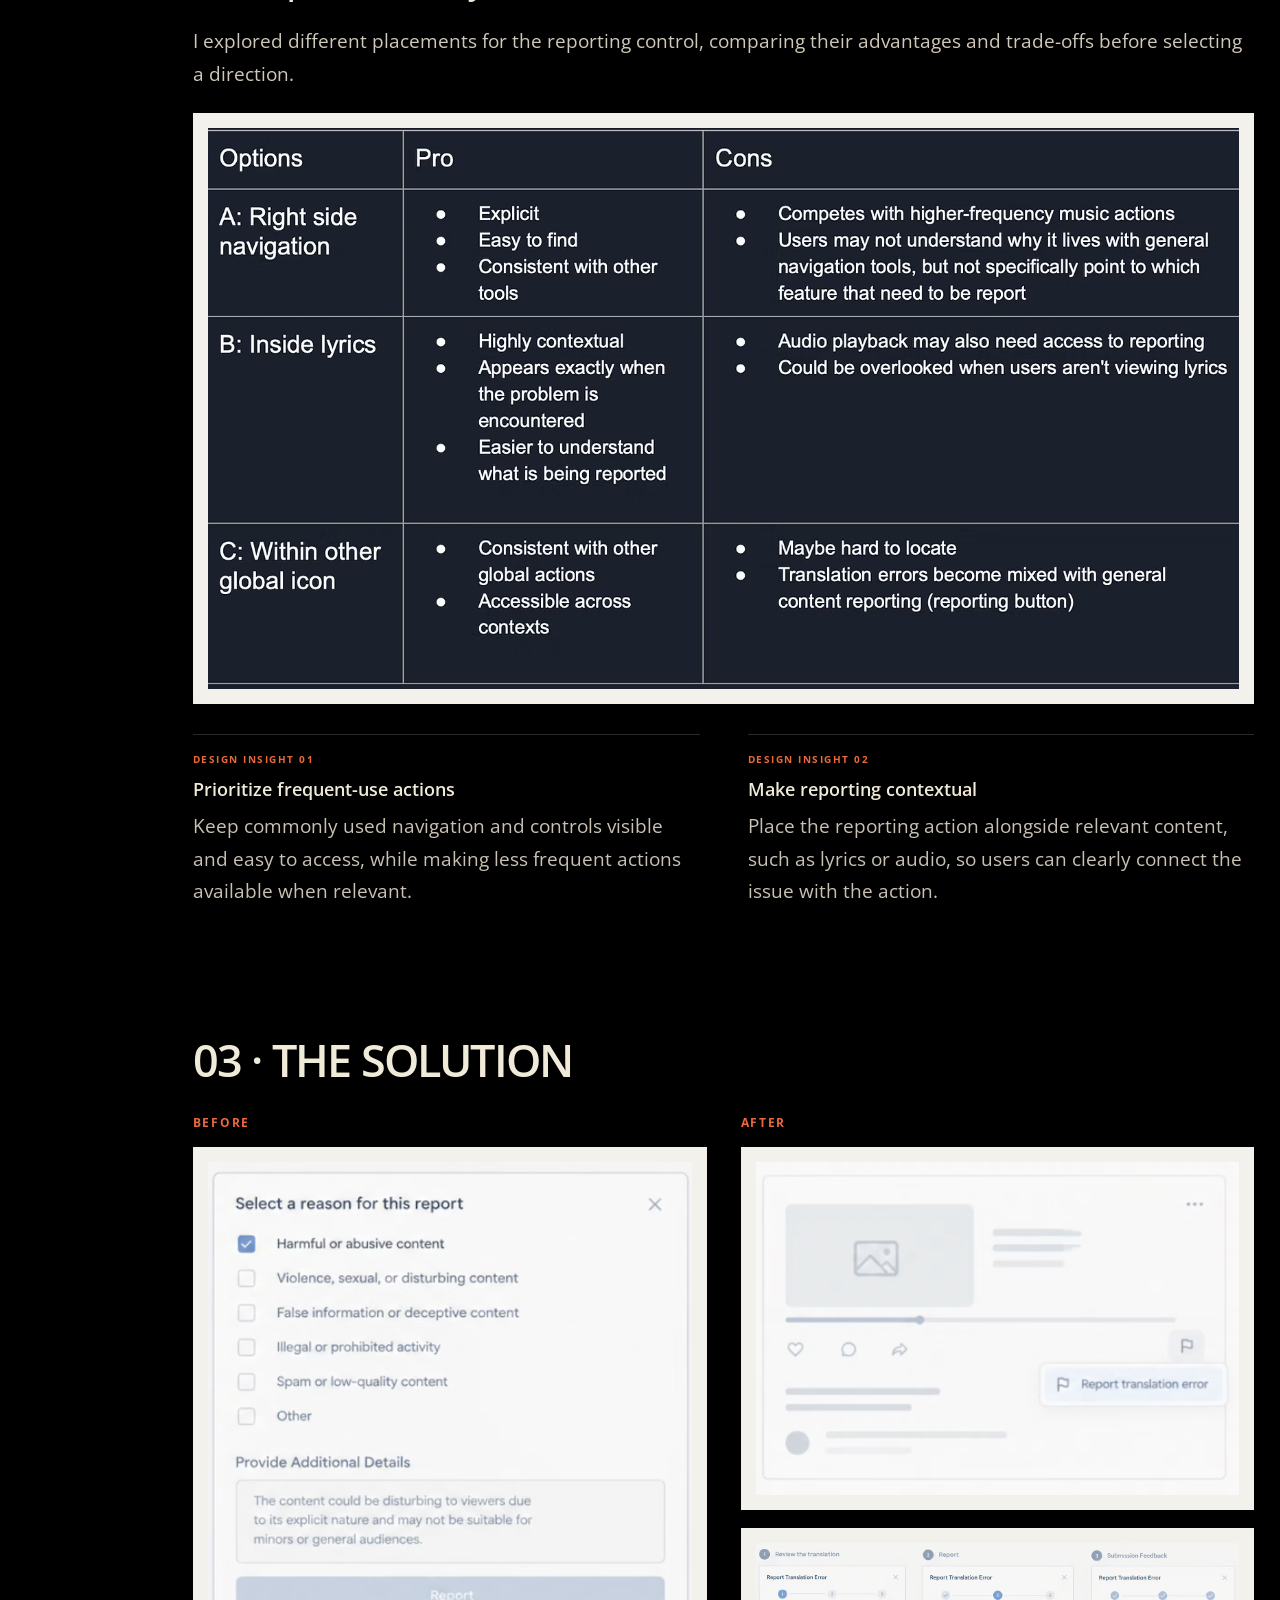
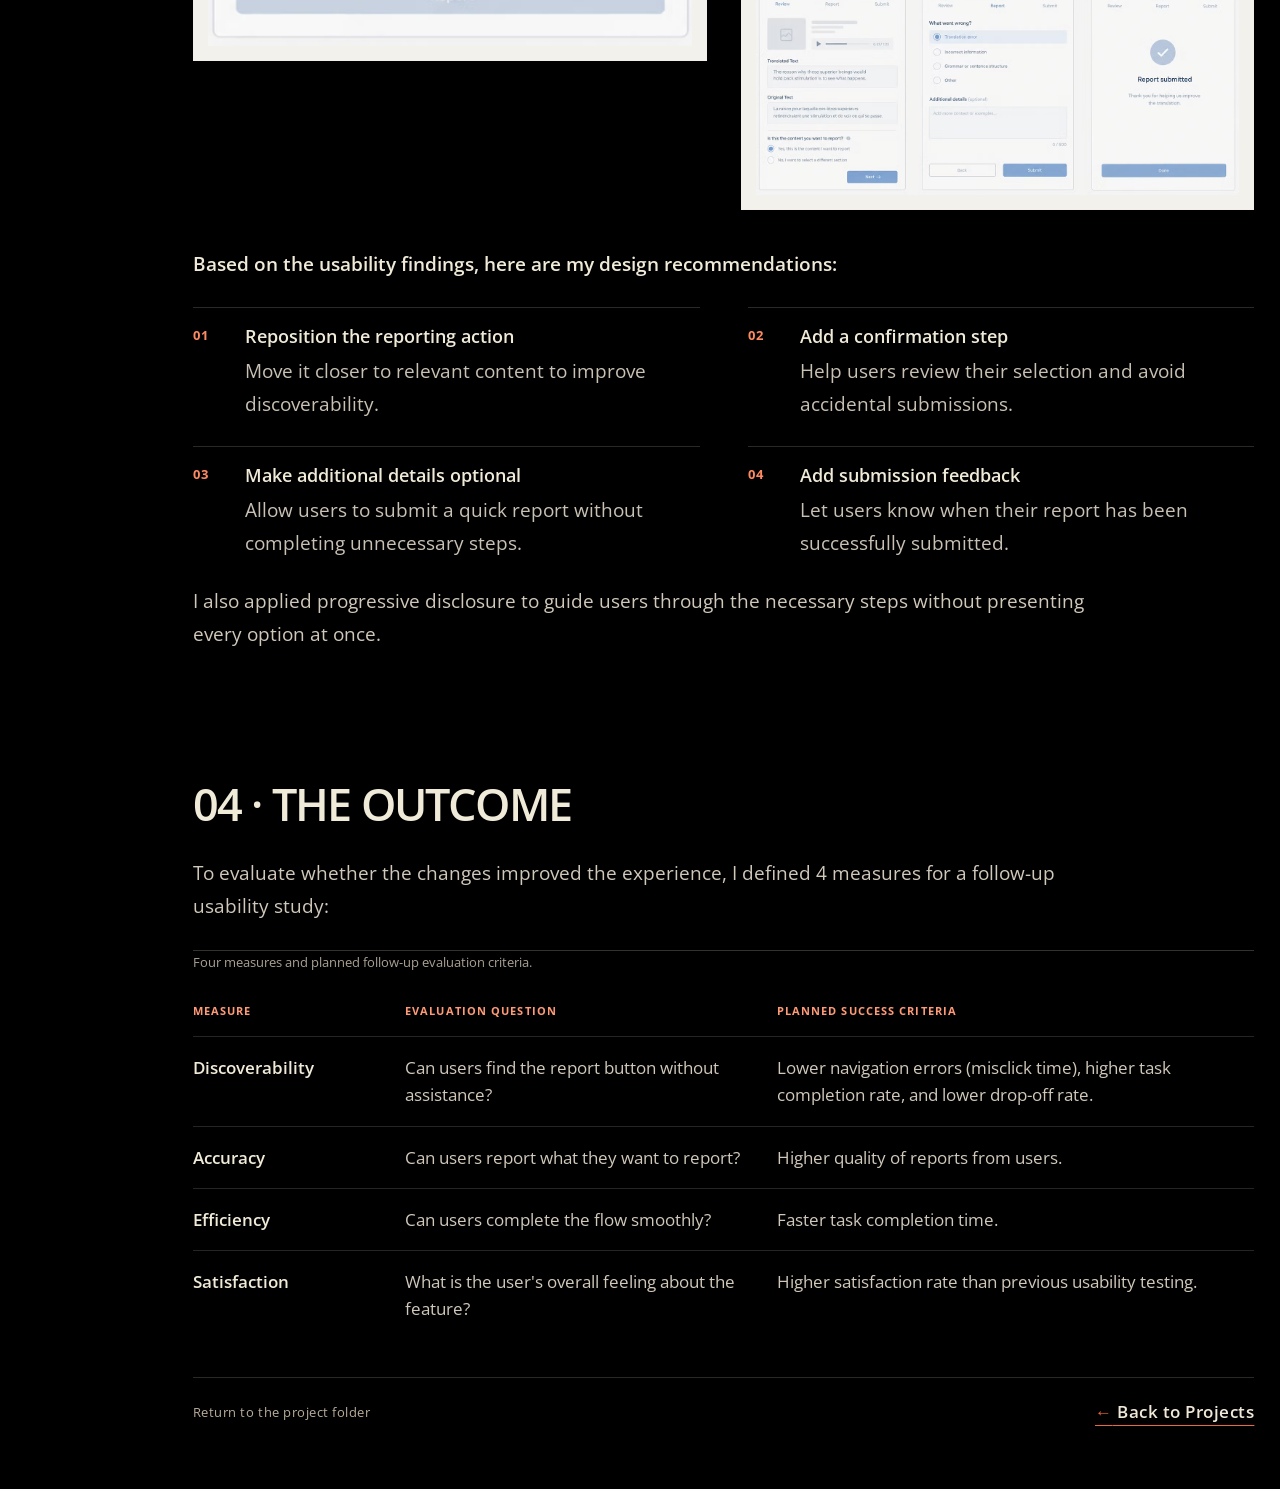
<file: project-1.html>
<!doctype html>
<html lang="en">
<head>
  <meta charset="utf-8">
  <meta name="viewport" content="width=device-width, initial-scale=1">
  <meta name="theme-color" content="#000000">
  <meta name="description" content="How usability testing informed a contextual translation-error reporting flow redesign.">
  <title>Making Translation-Error Reporting Flow Easier to Follow — Jiayu He</title>
  <link rel="preconnect" href="https://fonts.googleapis.com">
  <link rel="preconnect" href="https://fonts.gstatic.com" crossorigin>
  <link href="https://fonts.googleapis.com/css2?family=Open+Sans:wght@400;500;600;700&display=swap" rel="stylesheet">
  <link rel="stylesheet" href="styles.css?v=nav-opensans-01">
  <script src="app.js?v=project1-final-04" defer></script>
</head>
<body data-page="project-1">
  <div id="site-header"></div>
  <main id="app"></main>
  <div id="magnifier" aria-hidden="true">
    <div class="magnified-page"><div class="magnified-content"></div></div>
    <div class="magnifier-glass"></div>
  </div>
</body>
</html>
</file>
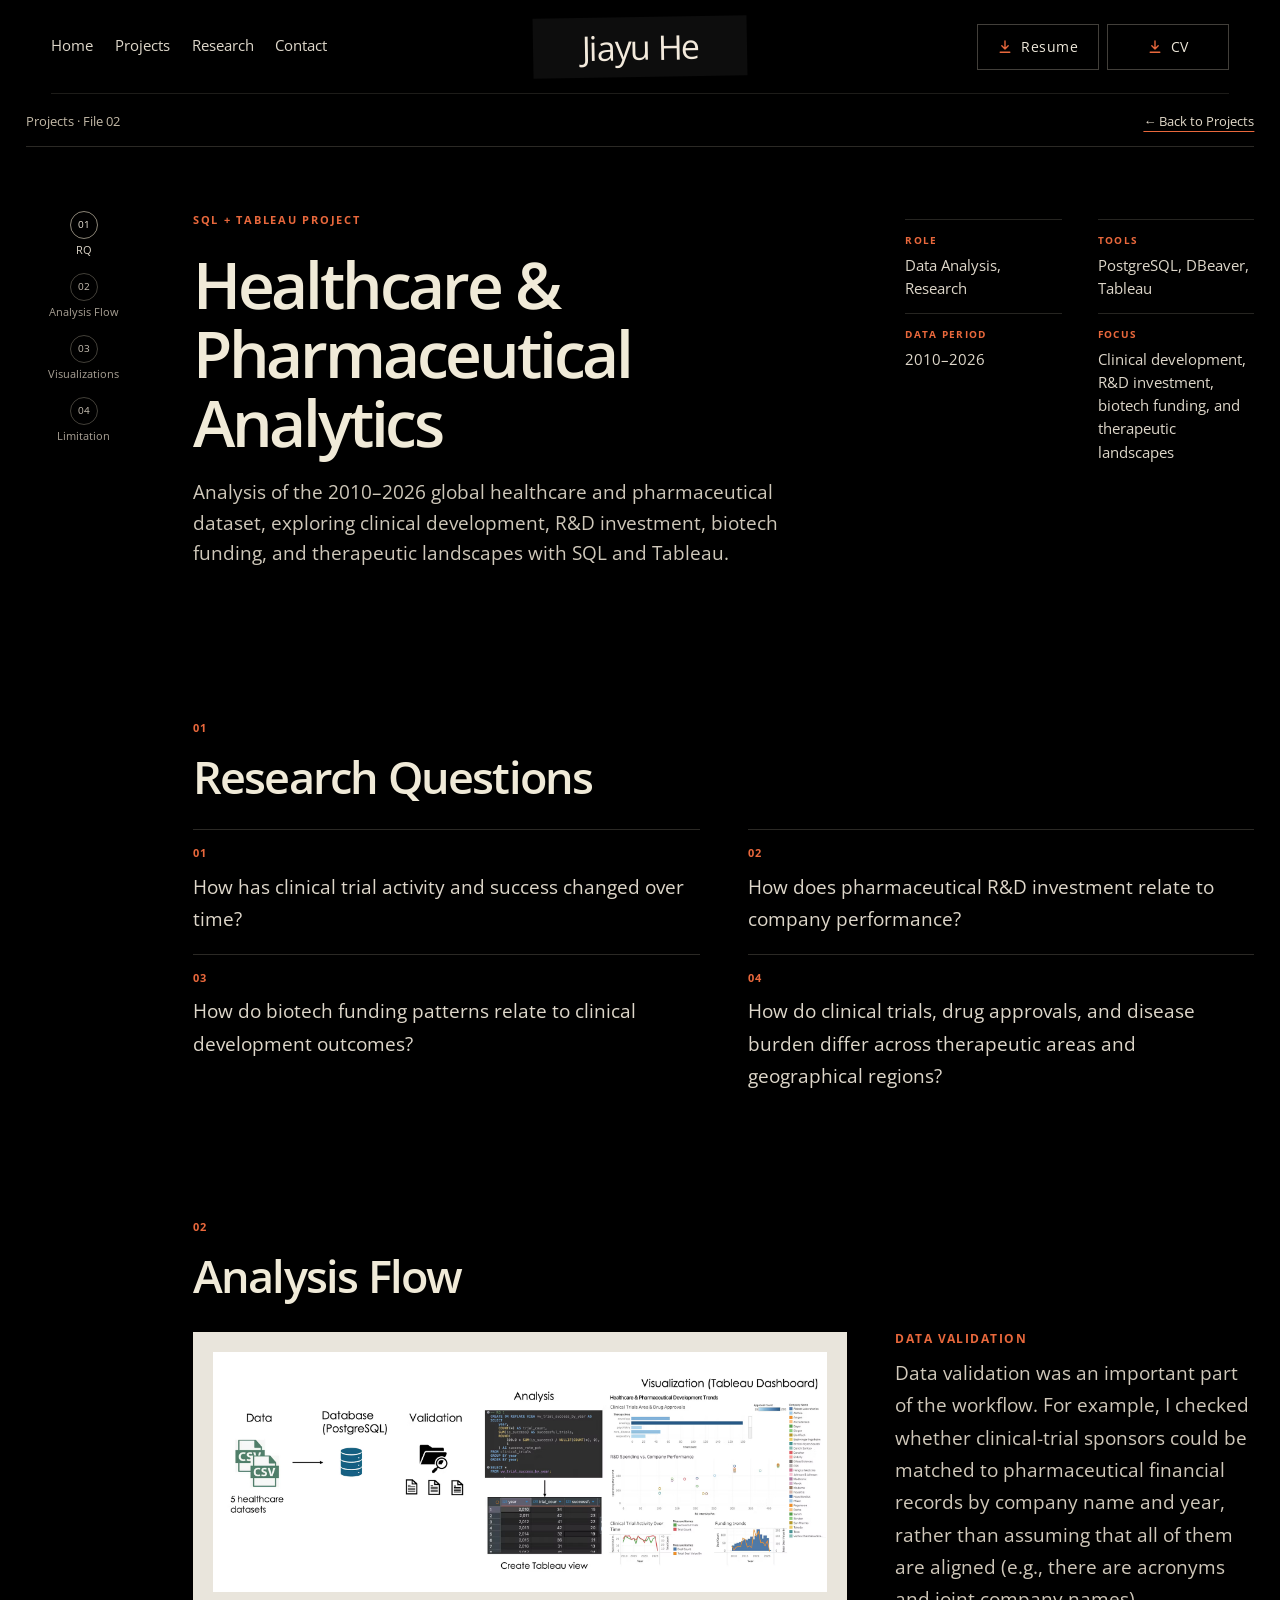
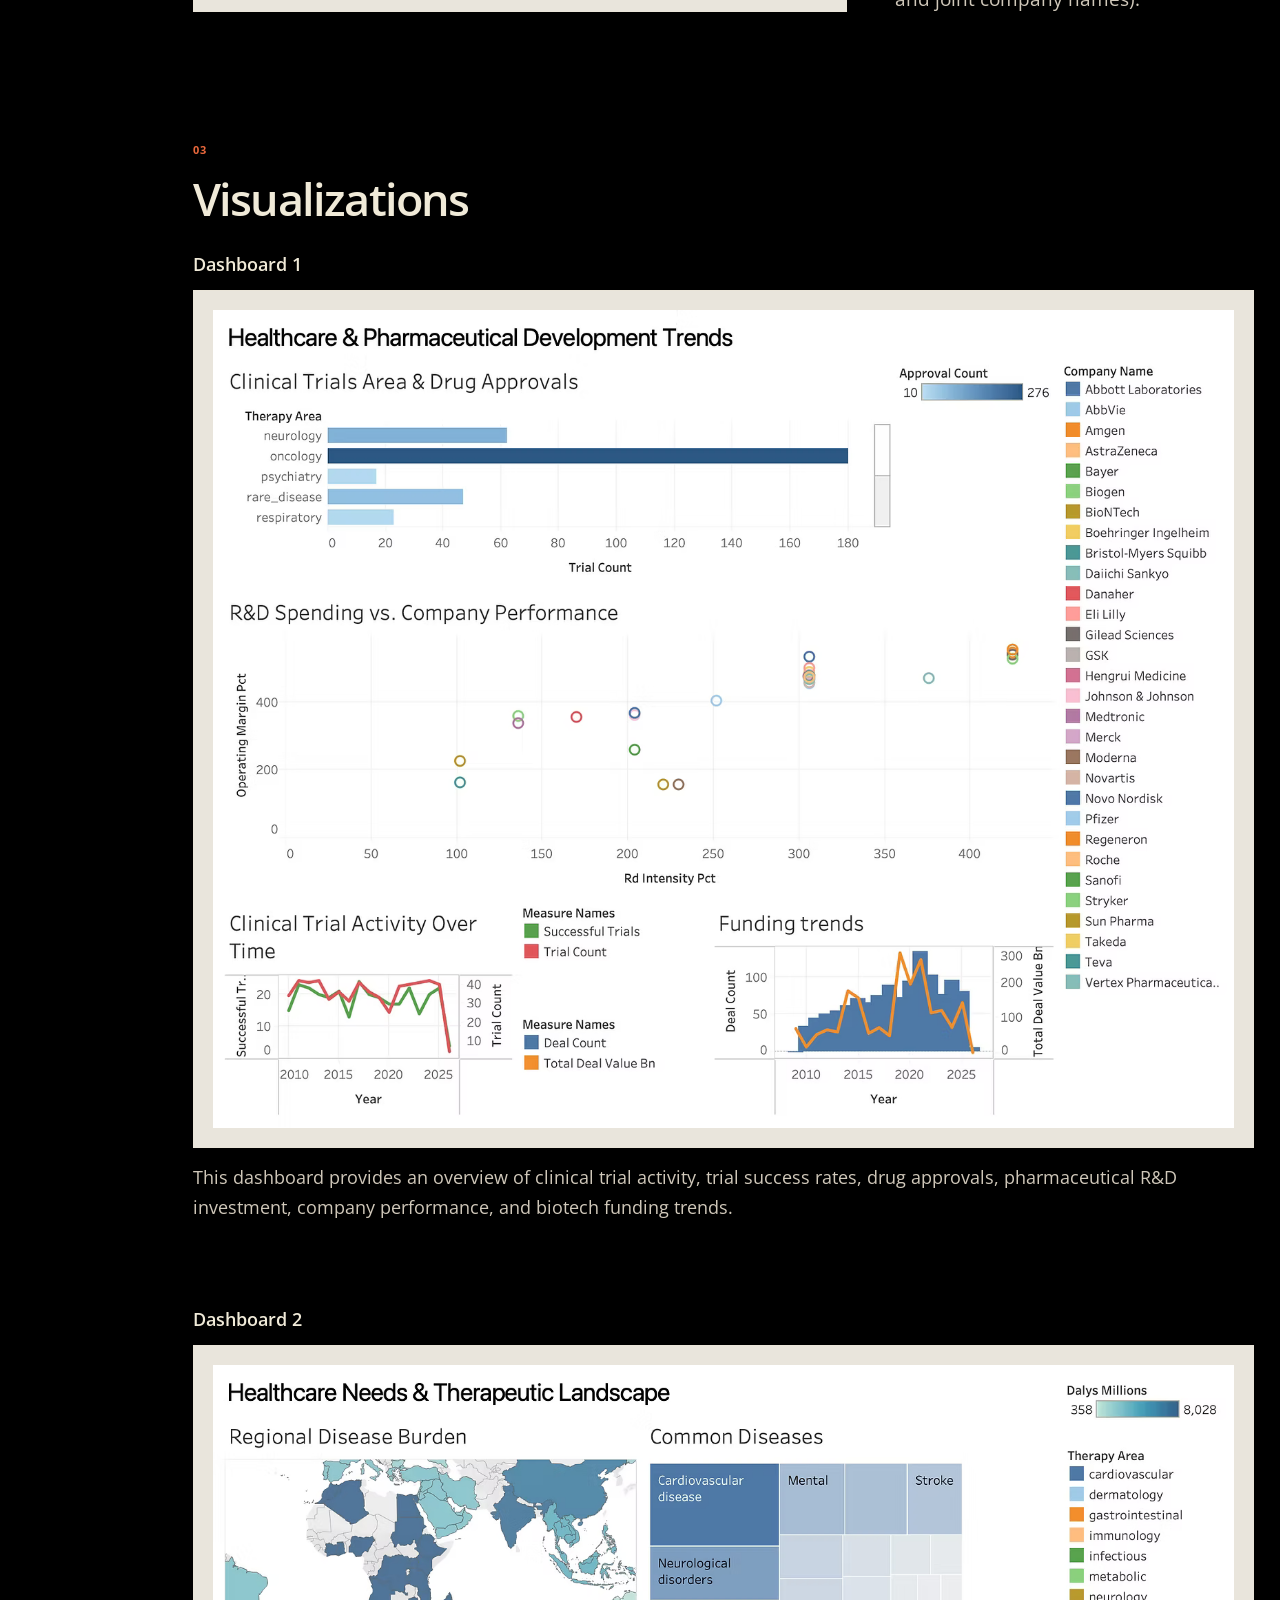
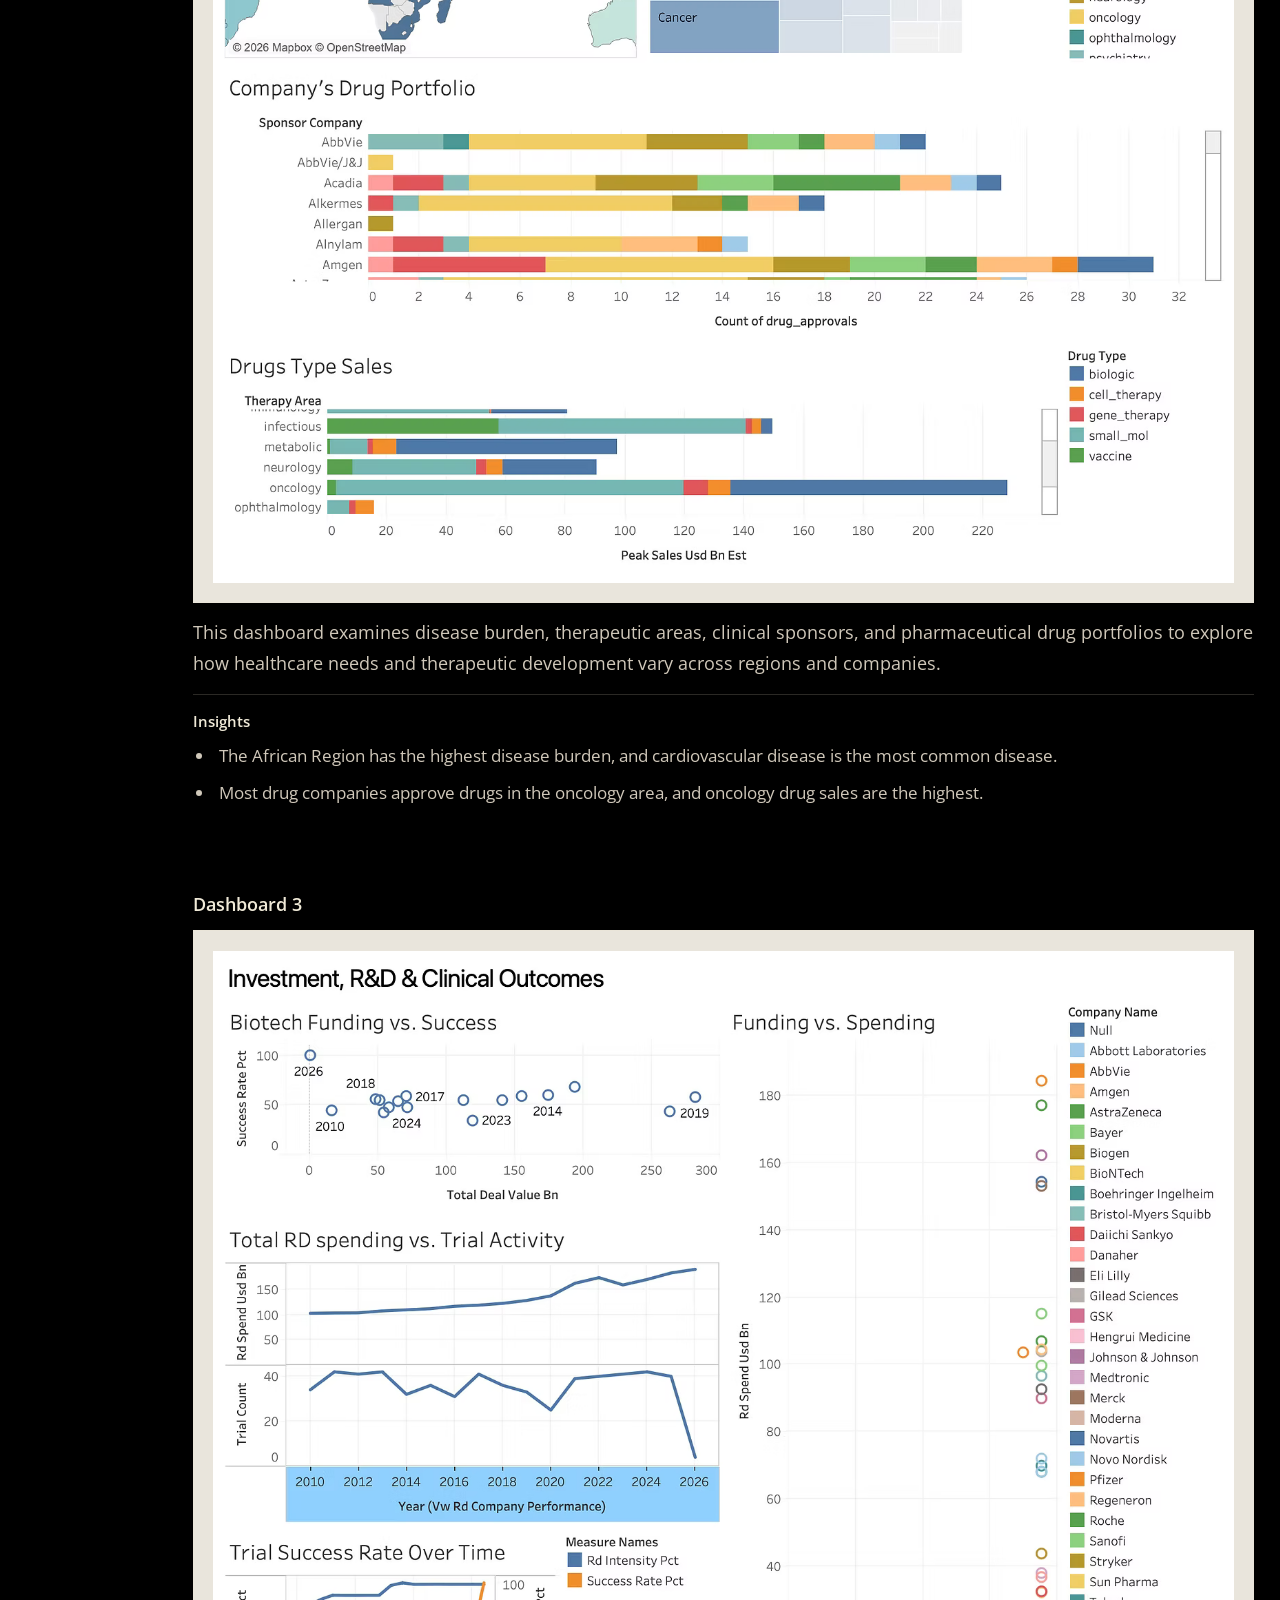
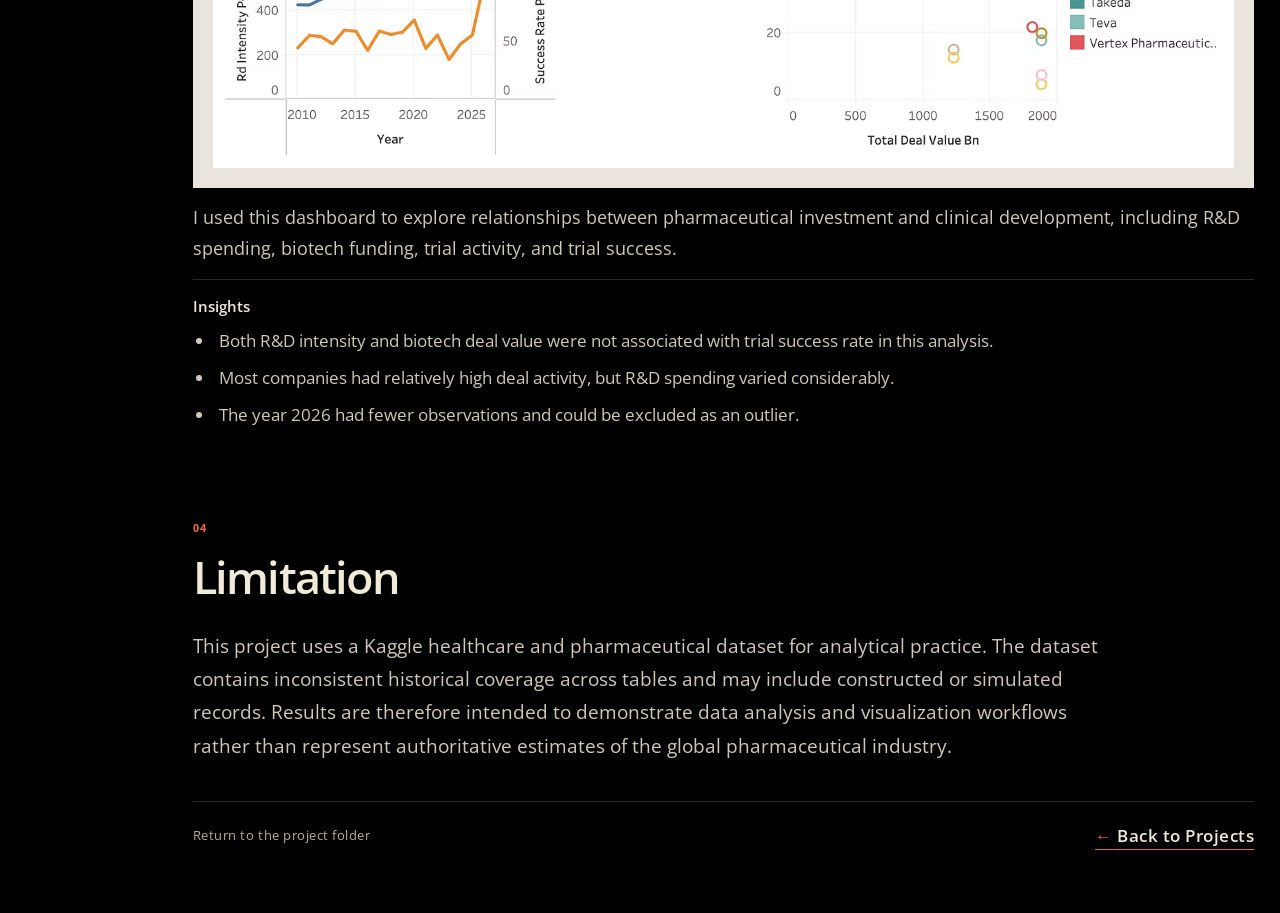
<file: project-2.html>
<!doctype html>
<html lang="en">
<head>
  <meta charset="utf-8">
  <meta name="viewport" content="width=device-width, initial-scale=1">
  <meta name="theme-color" content="#000000">
  <meta name="description" content="SQL and Tableau analysis of healthcare and pharmaceutical data from 2010 to 2026.">
  <title>Healthcare &amp; Pharmaceutical Analytics — Jiayu He</title>
  <link rel="preconnect" href="https://fonts.googleapis.com">
  <link rel="preconnect" href="https://fonts.gstatic.com" crossorigin>
  <link href="https://fonts.googleapis.com/css2?family=Open+Sans:wght@400;500;600;700&display=swap" rel="stylesheet">
  <link rel="stylesheet" href="styles.css?v=nav-opensans-01">
  <script src="app.js?v=project2-editorial-03" defer></script>
</head>
<body data-page="project-2">
  <div id="site-header"></div>
  <main id="app"></main>
  <div id="magnifier" aria-hidden="true">
    <div class="magnified-page"><div class="magnified-content"></div></div>
    <div class="magnifier-glass"></div>
  </div>
</body>
</html>
</file>
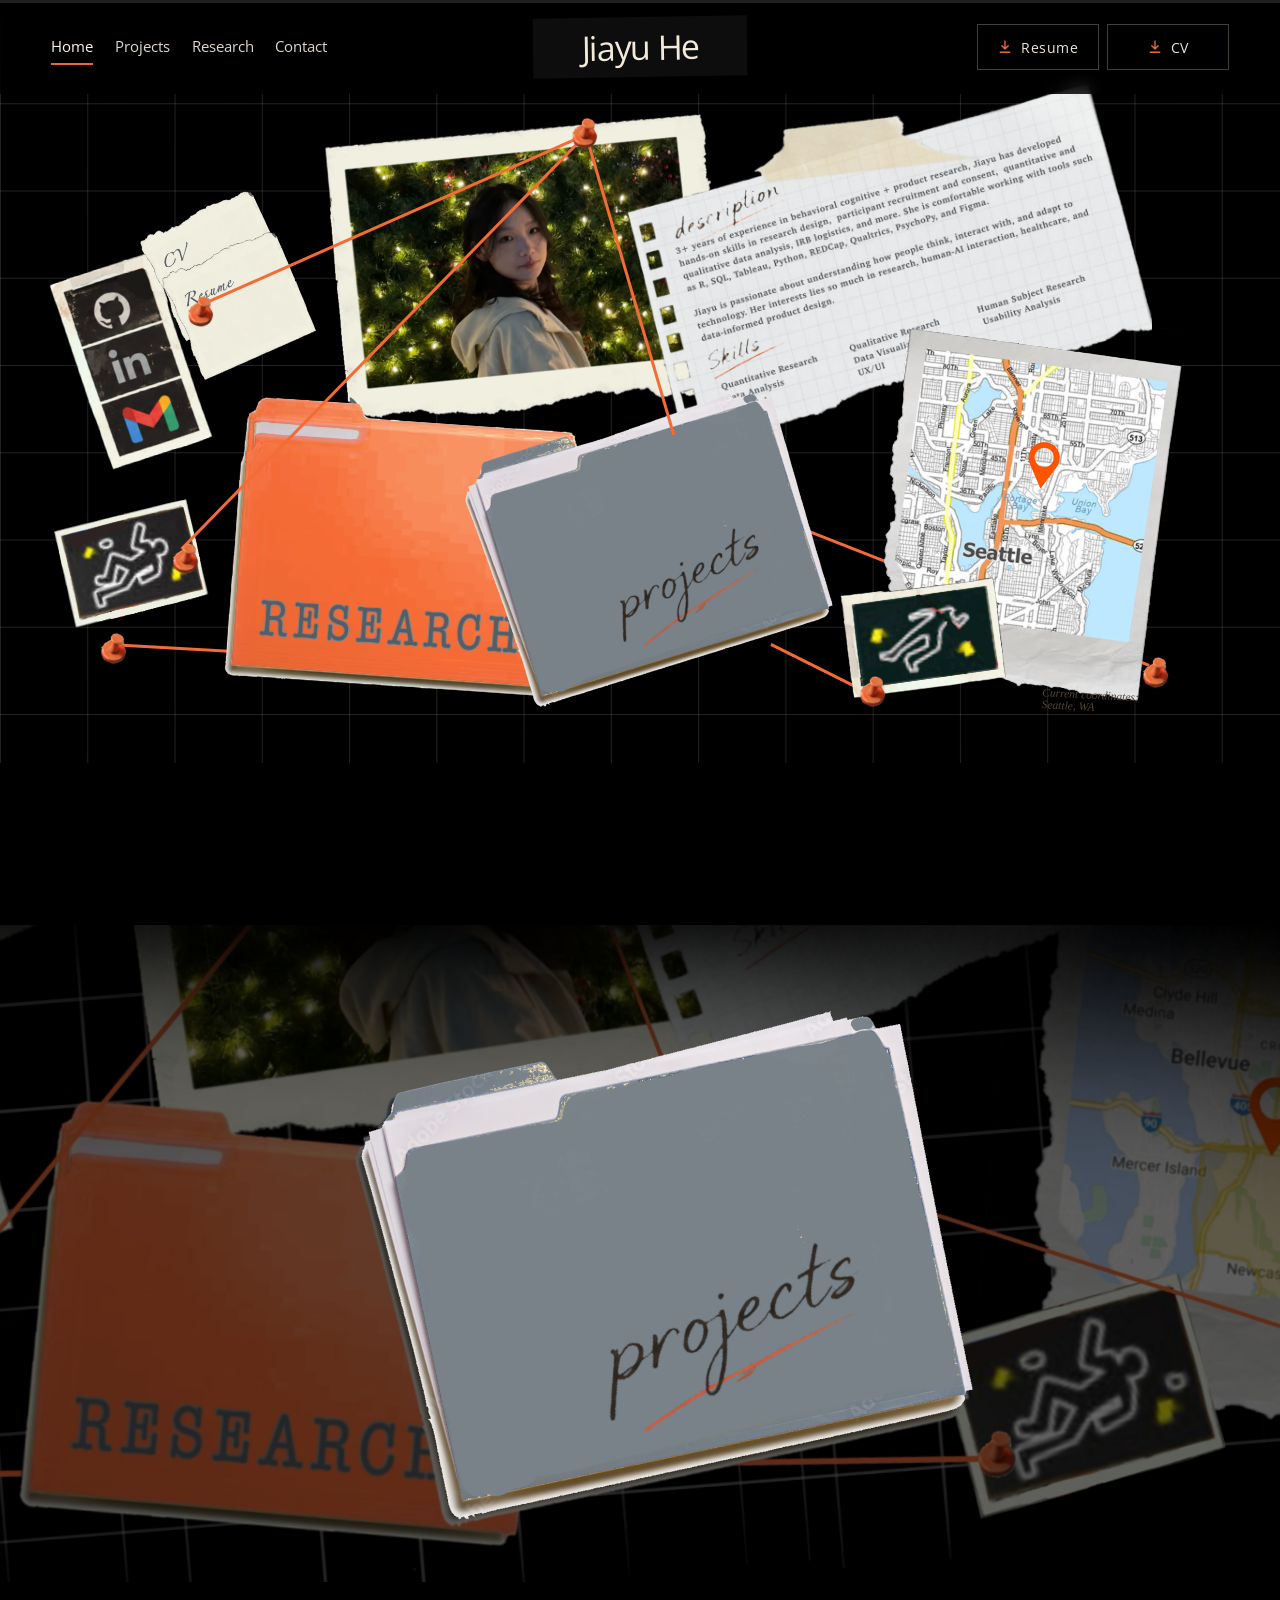
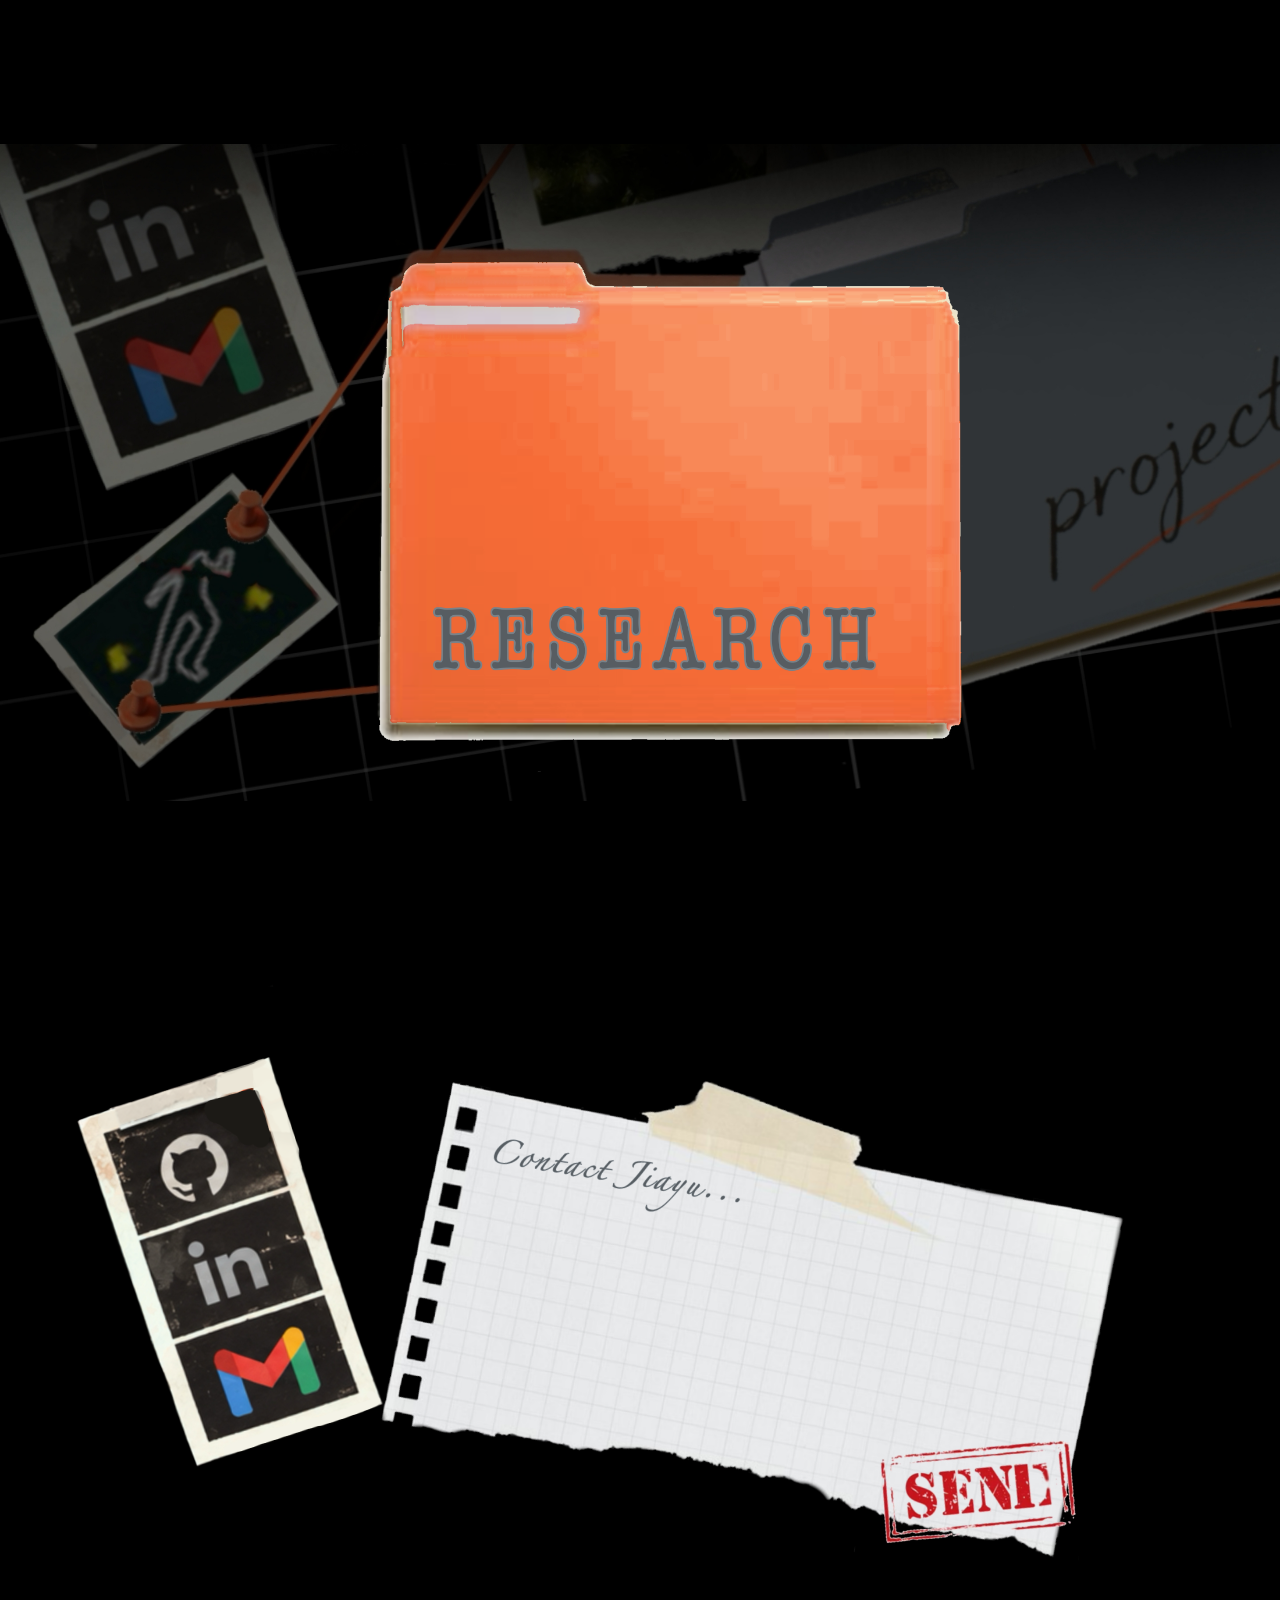
<file: projects.html>
<!doctype html>
<html lang="en">
<head>
  <meta charset="utf-8">
  <meta http-equiv="refresh" content="0;url=index.html#projects">
  <meta name="robots" content="noindex">
  <title>Projects — Jiayu He</title>
</head>
<body>
  <p>Projects have moved to the <a href="index.html#projects">portfolio homepage</a>.</p>
</body>
</html>
</file>
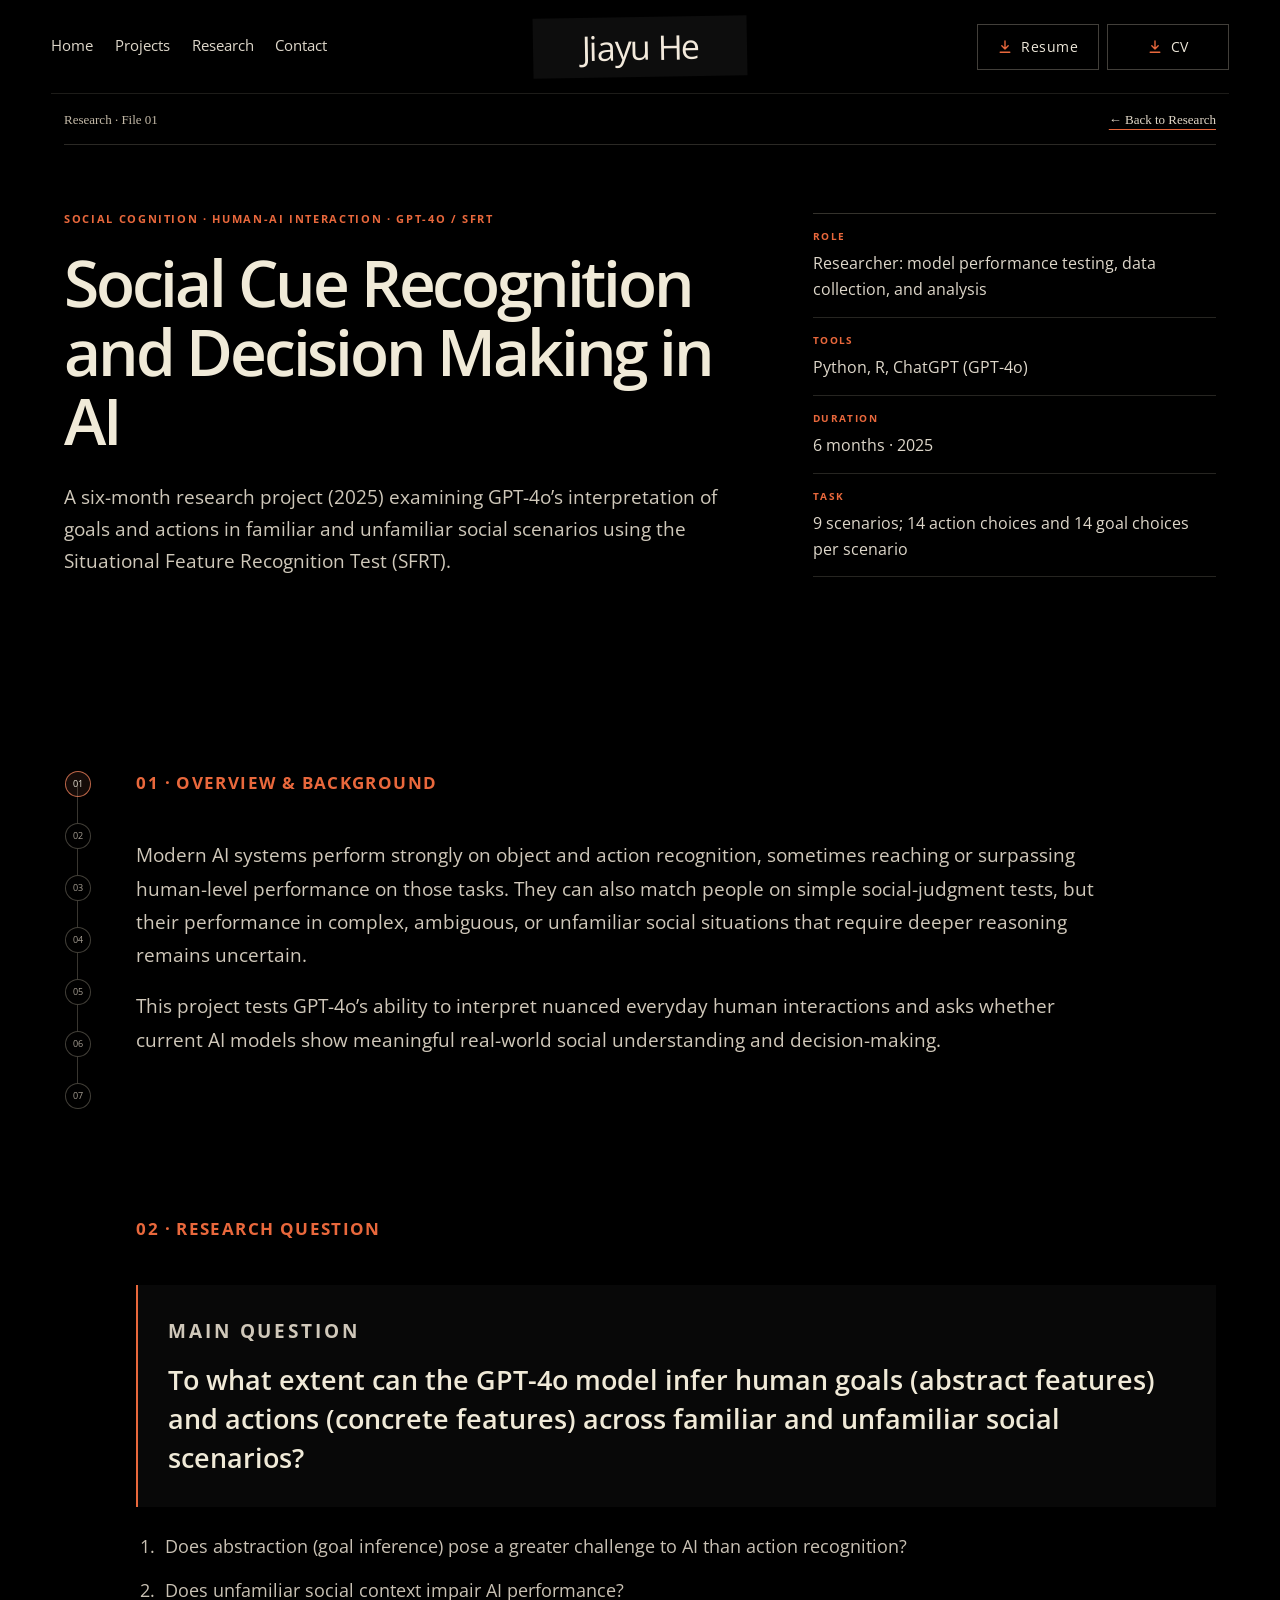
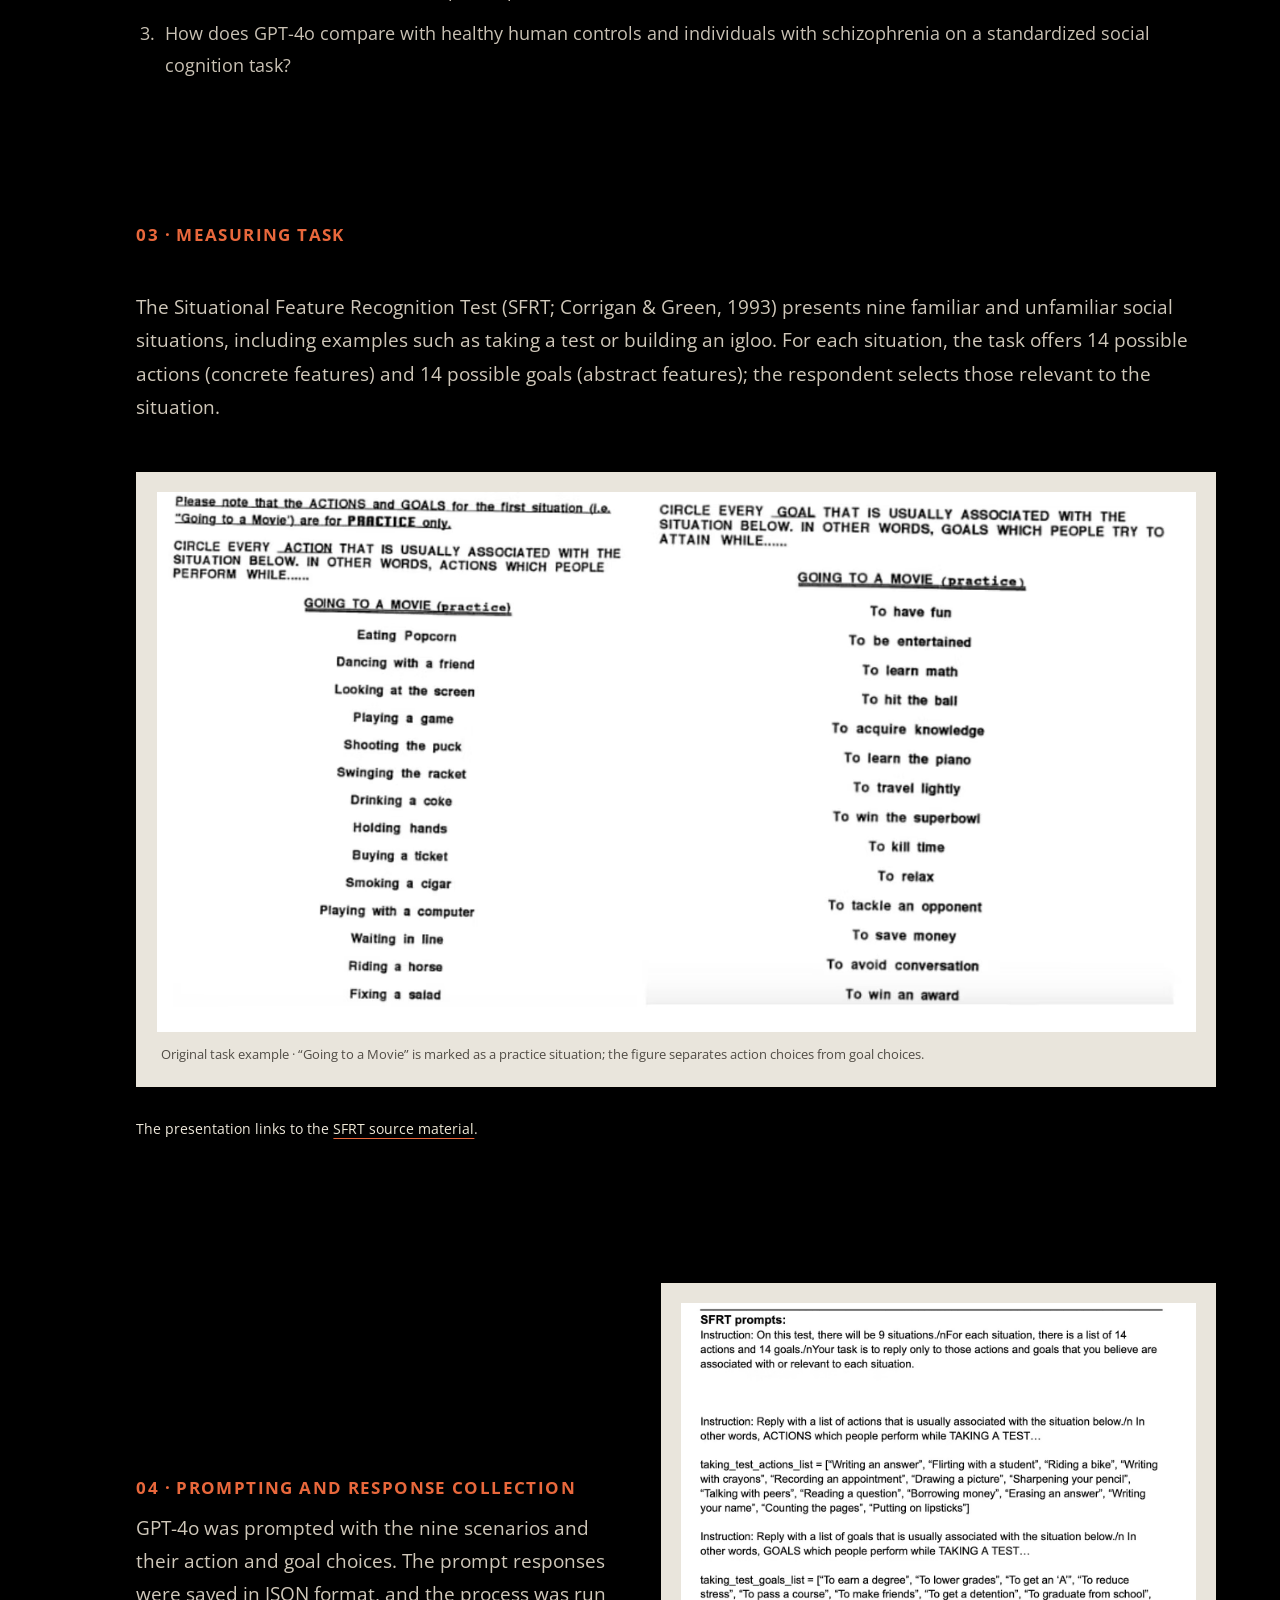
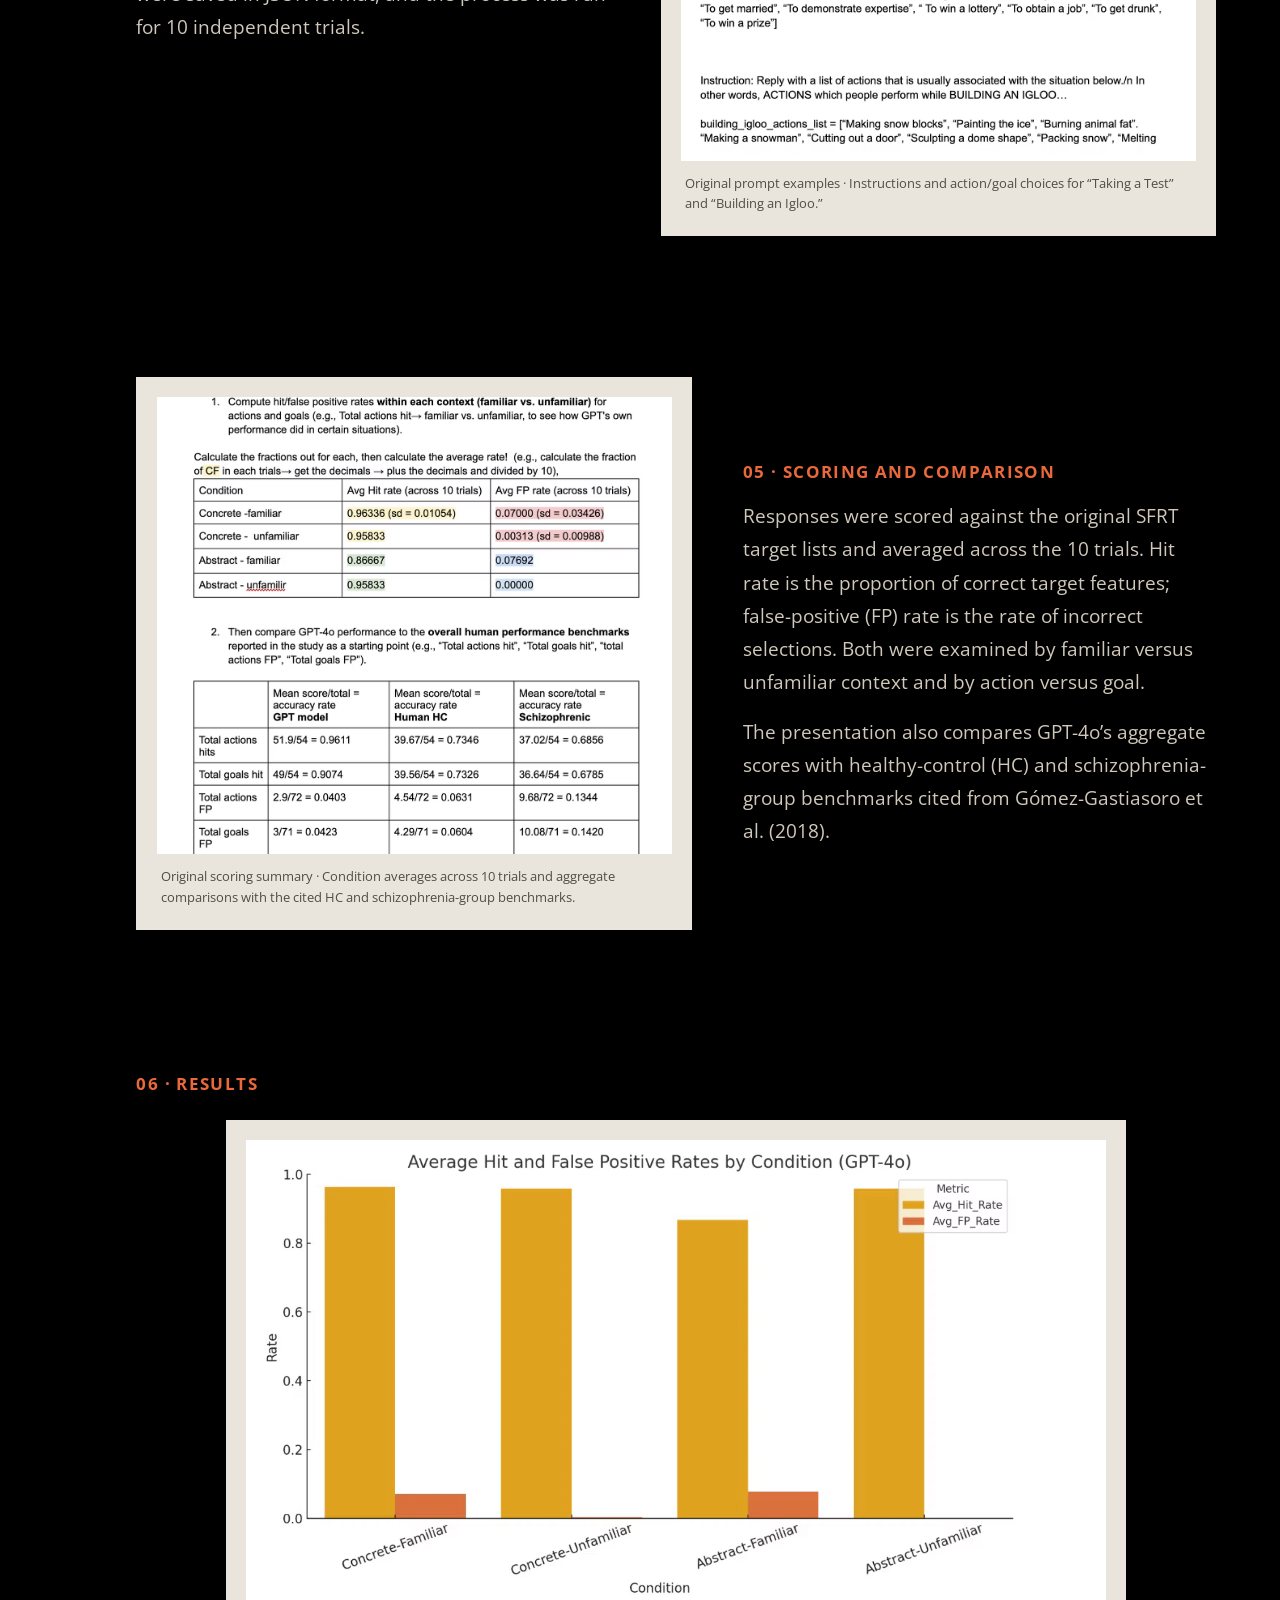
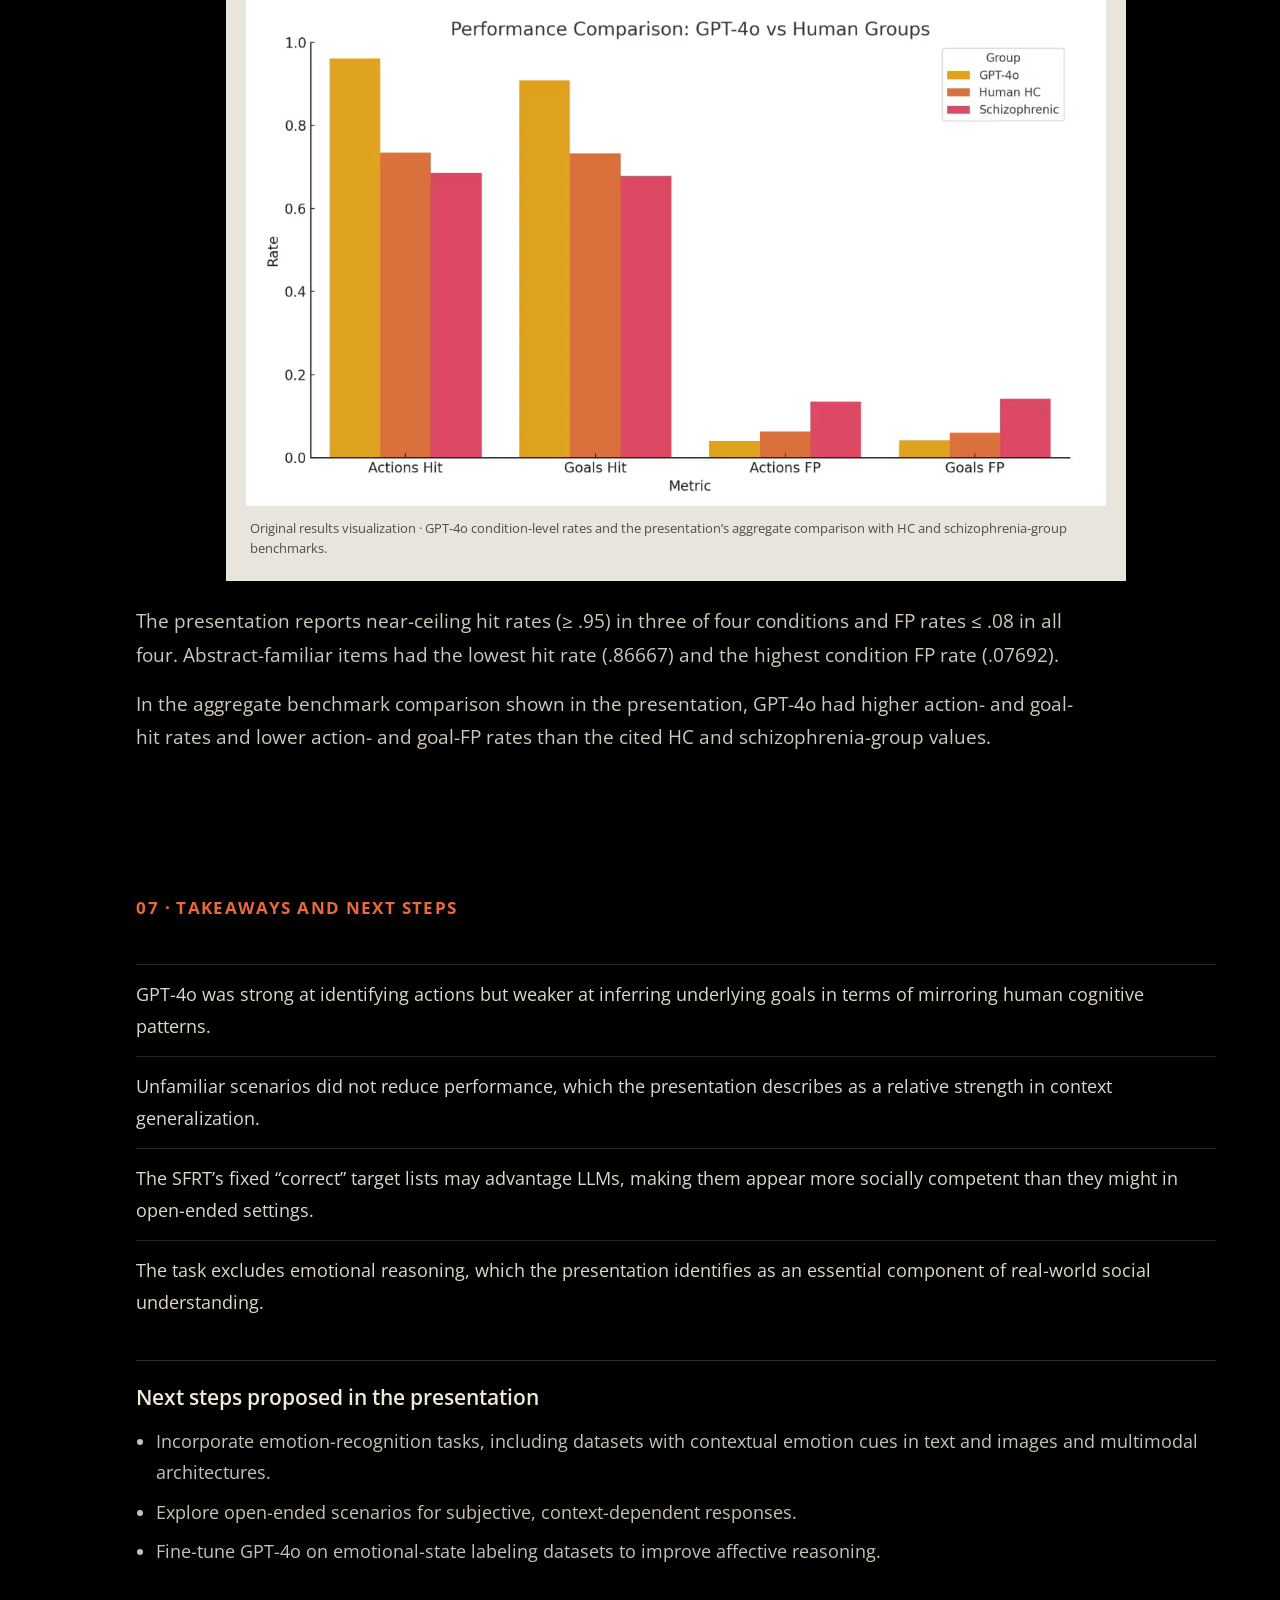
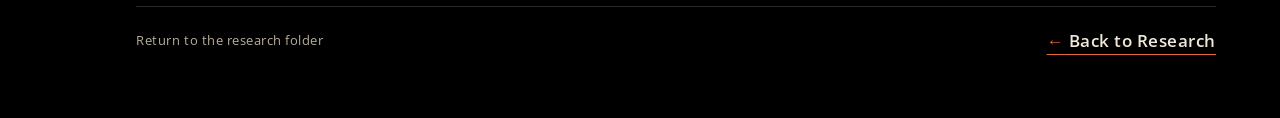
<file: research-1.html>
<!doctype html>
<html lang="en">
<head>
  <meta charset="utf-8">
  <meta name="viewport" content="width=device-width, initial-scale=1">
  <meta name="theme-color" content="#000000">
  <meta name="description" content="Research on GPT-4o social-cue recognition and decision-making using the Situational Feature Recognition Test.">
  <title>Social Cue Recognition and Decision Making in AI — Jiayu He</title>
  <link rel="preconnect" href="https://fonts.googleapis.com">
  <link rel="preconnect" href="https://fonts.gstatic.com" crossorigin>
  <link href="https://fonts.googleapis.com/css2?family=Open+Sans:wght@400;500;600;700&display=swap" rel="stylesheet">
  <link rel="stylesheet" href="styles.css?v=nav-opensans-01">
  <script src="app.js?v=research1-final-03" defer></script>
</head>
<body data-page="research-1">
  <div id="site-header"></div>
  <main id="app"></main>
  <div id="magnifier" aria-hidden="true">
    <div class="magnified-page"><div class="magnified-content"></div></div>
    <div class="magnifier-glass"></div>
  </div>
</body>
</html>
</file>
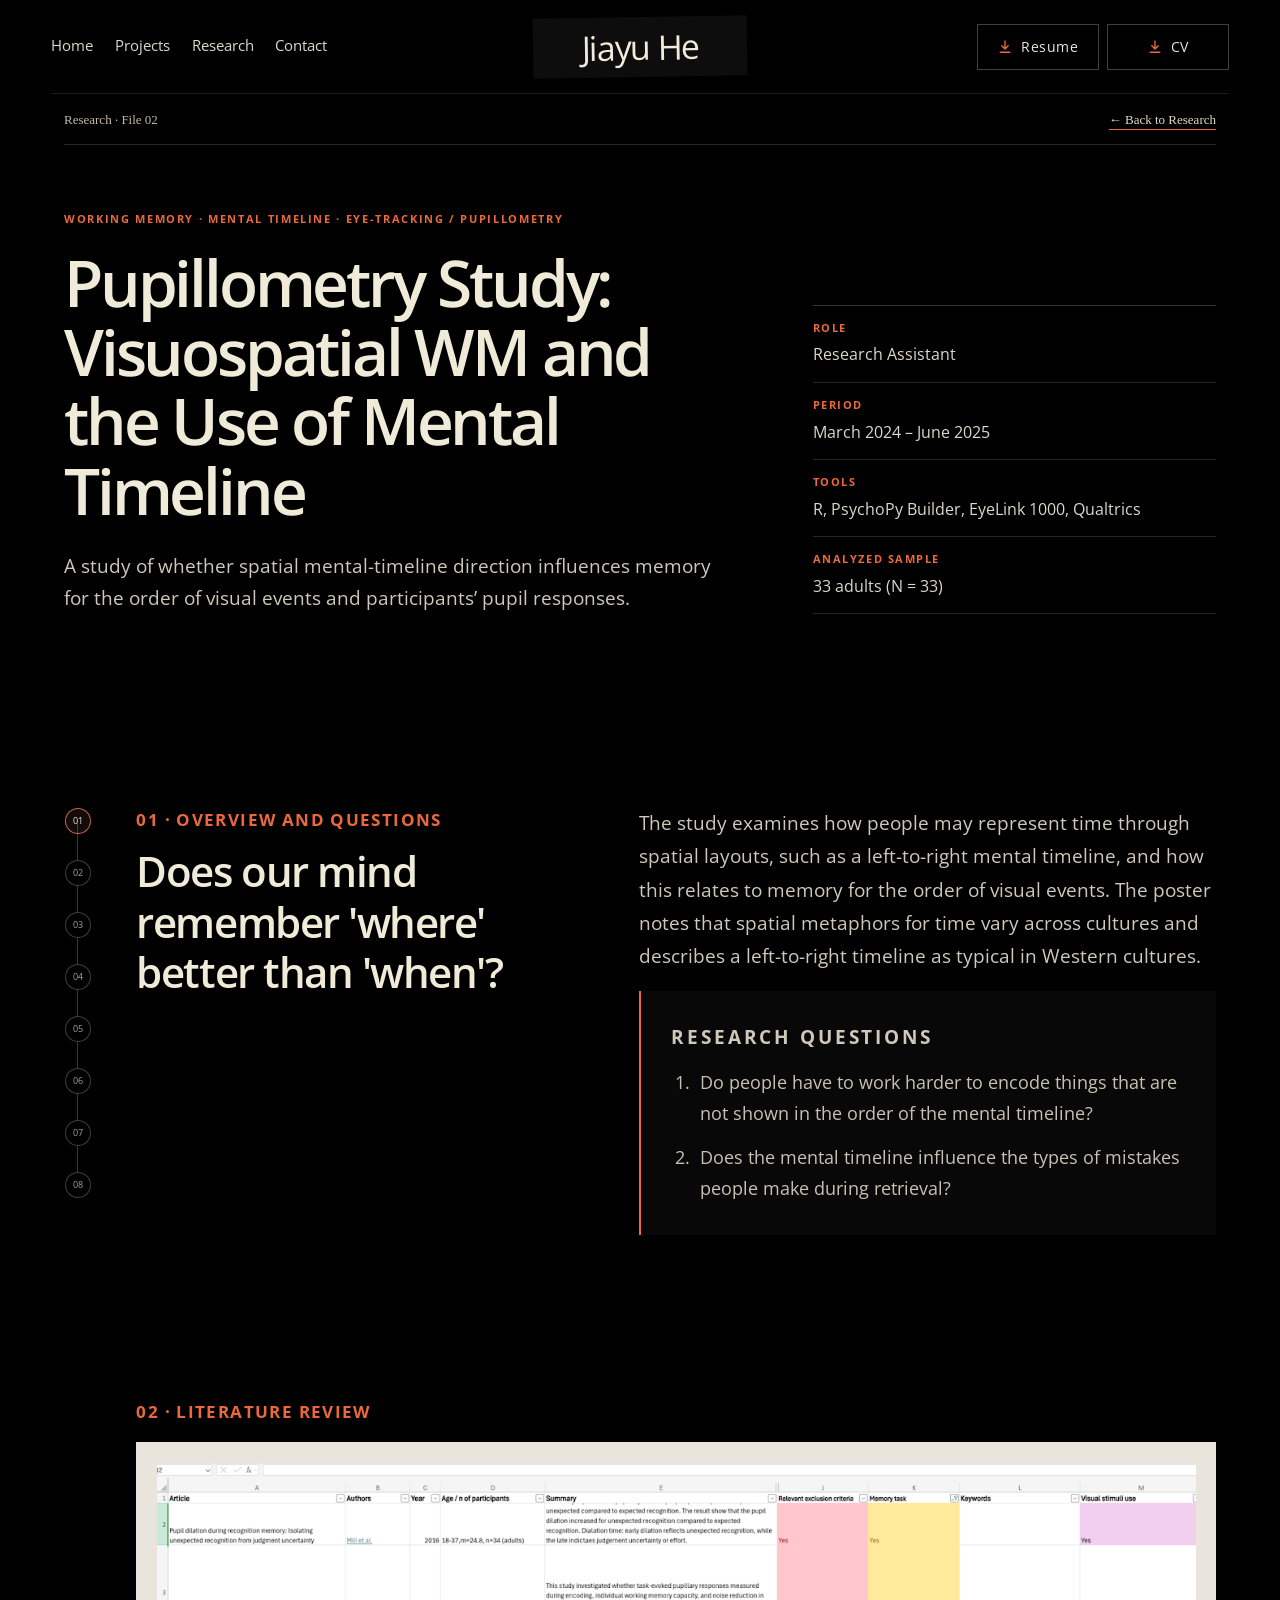
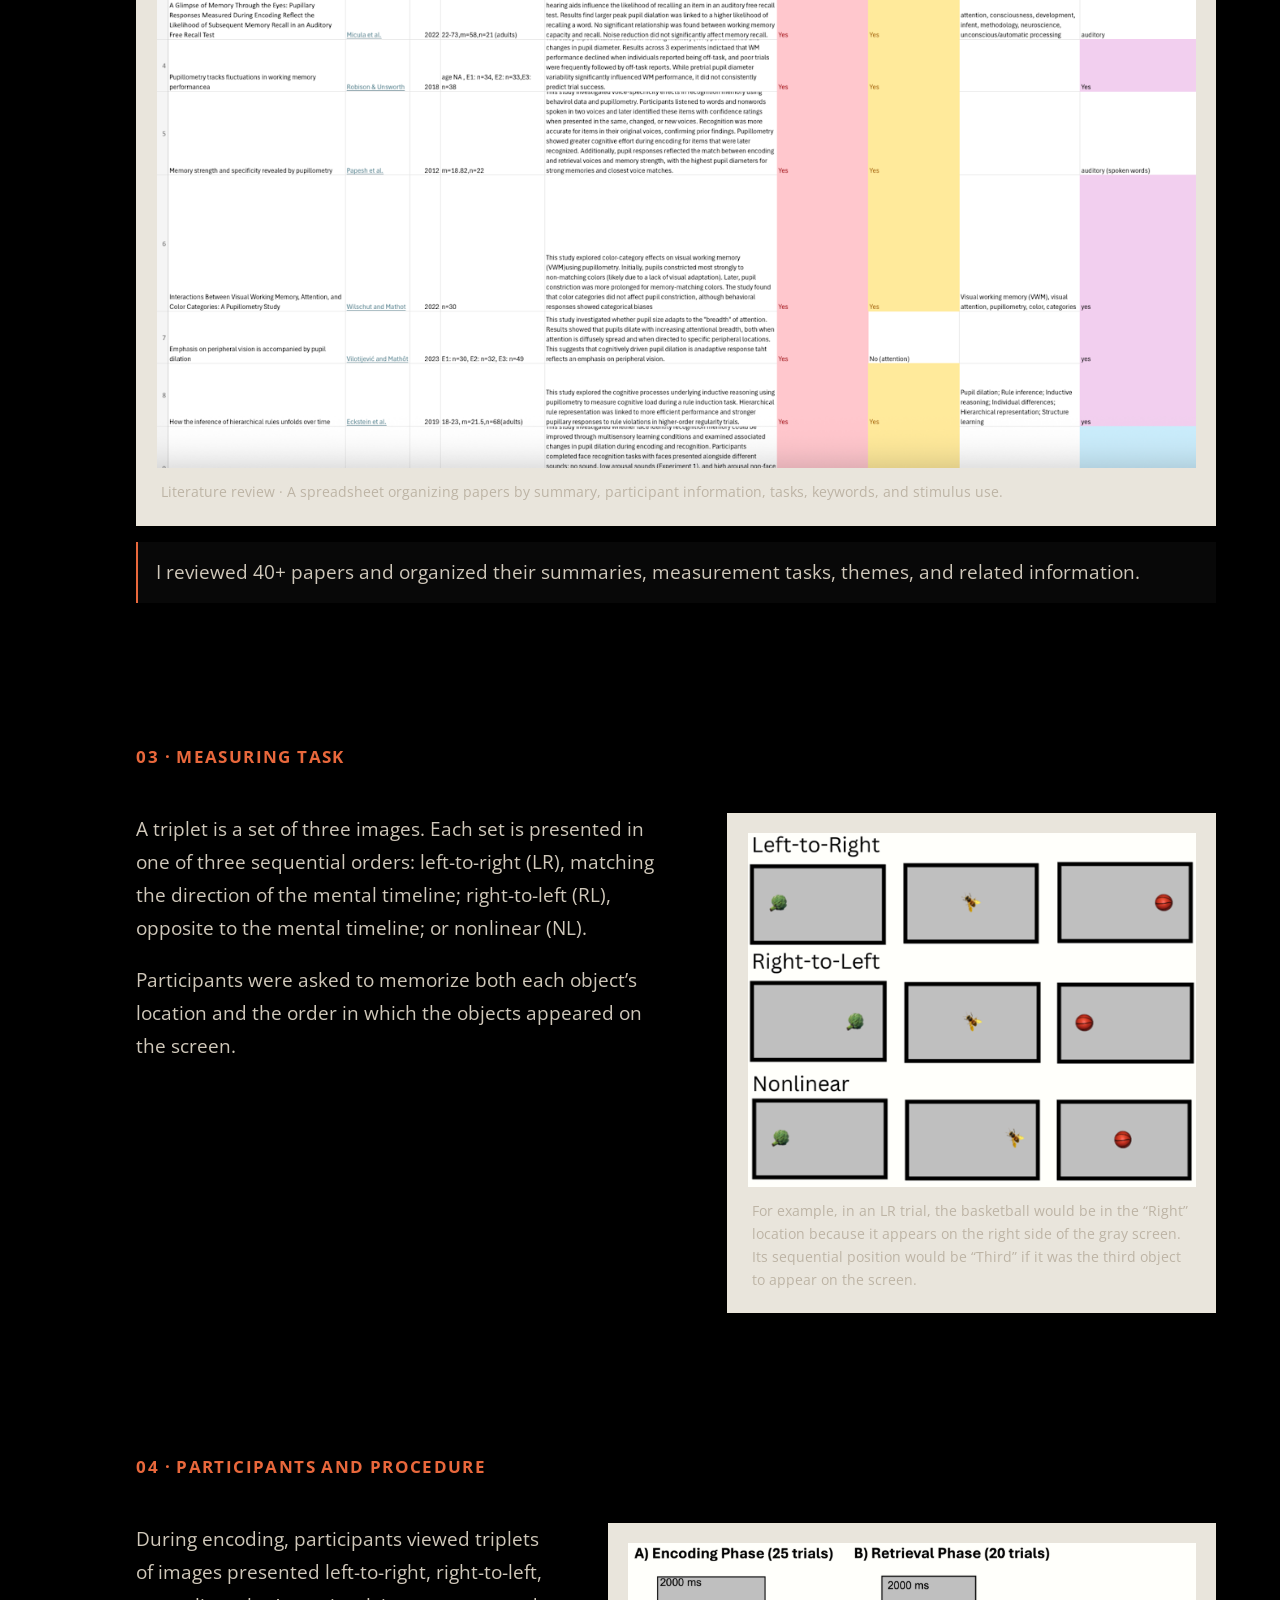
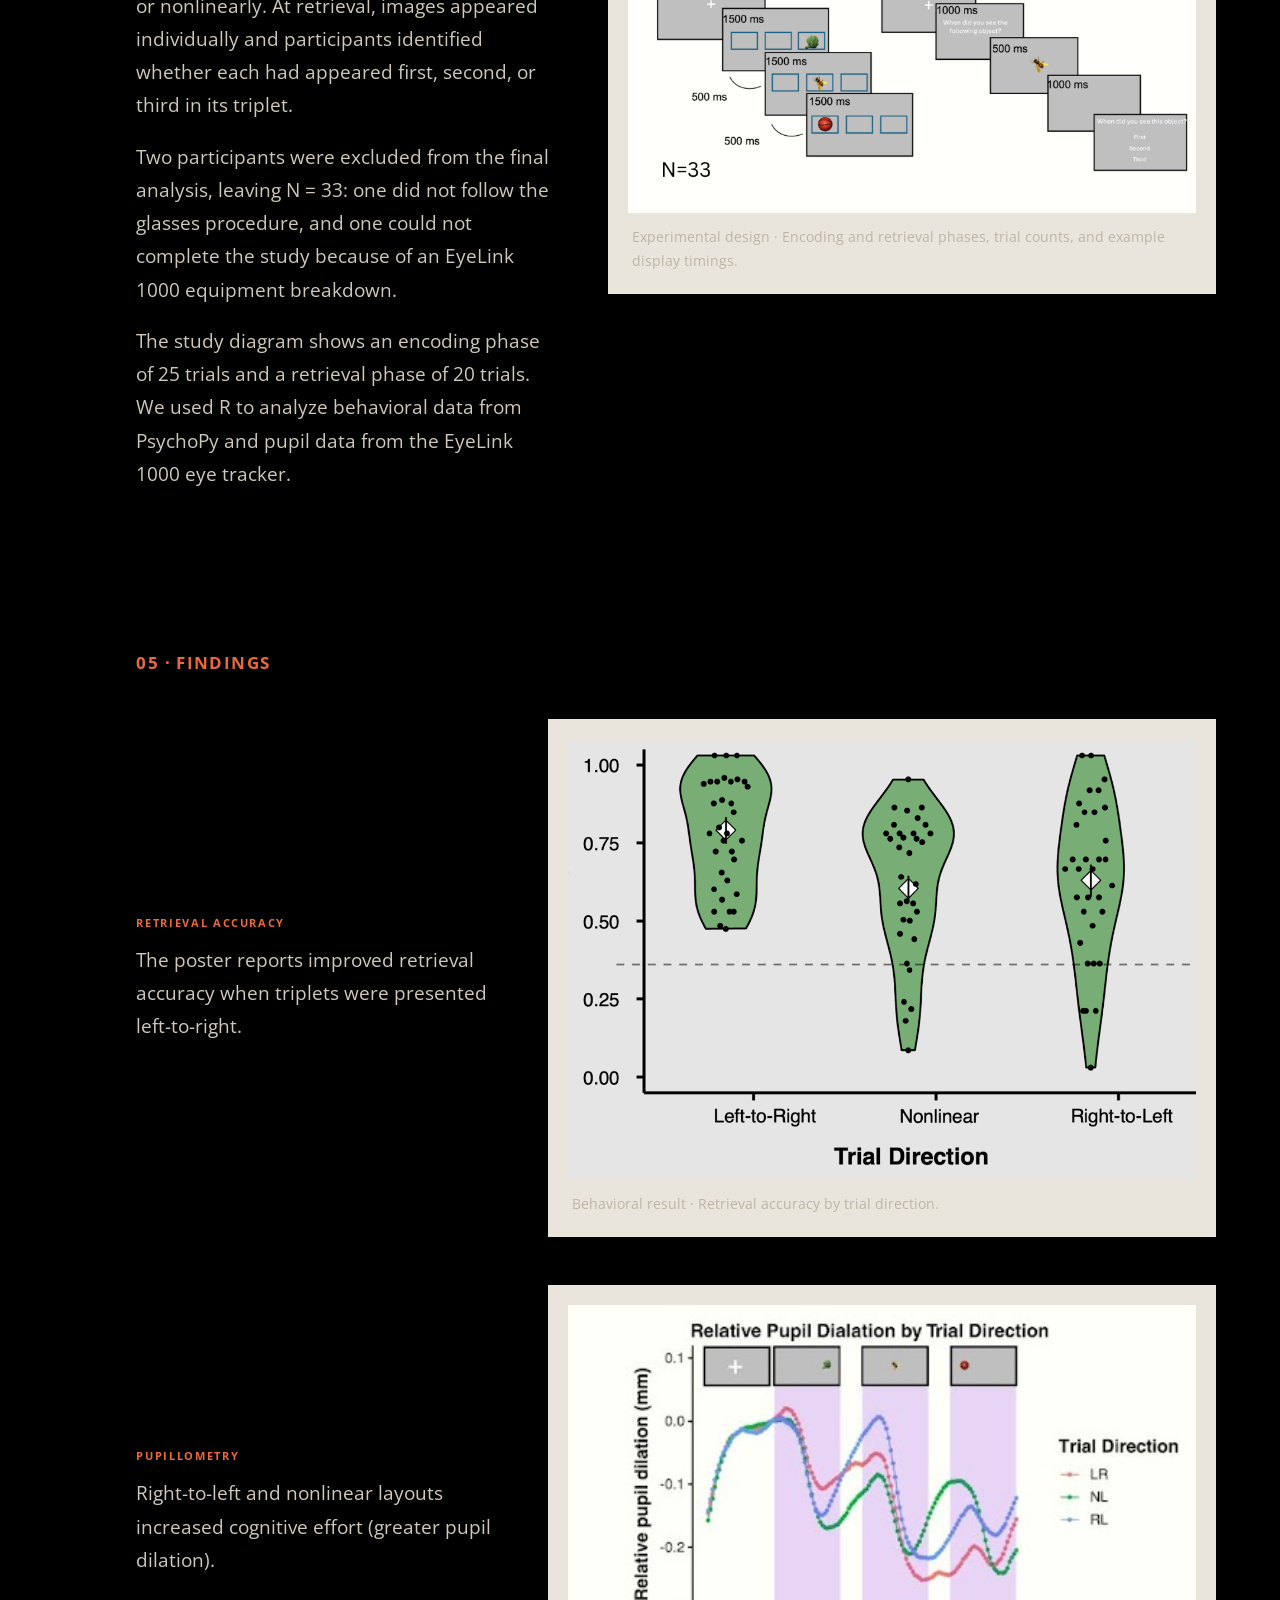
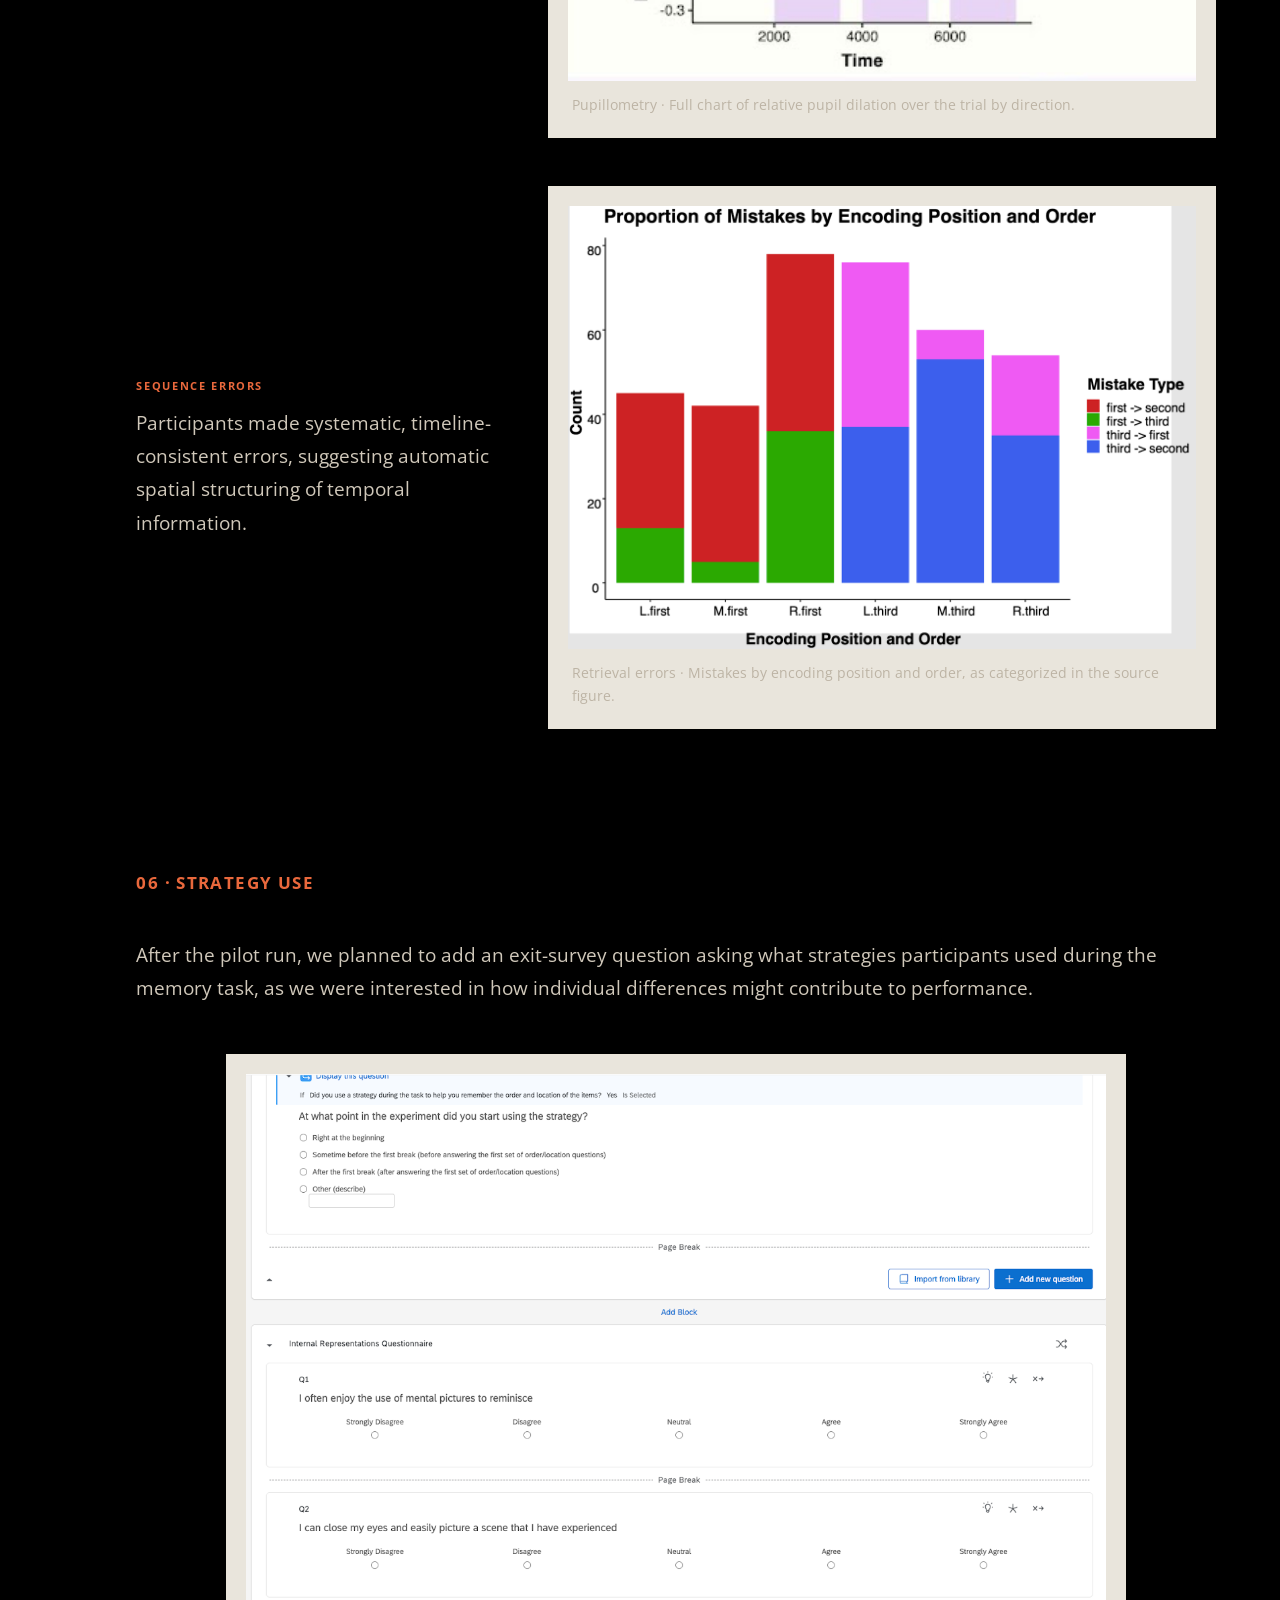
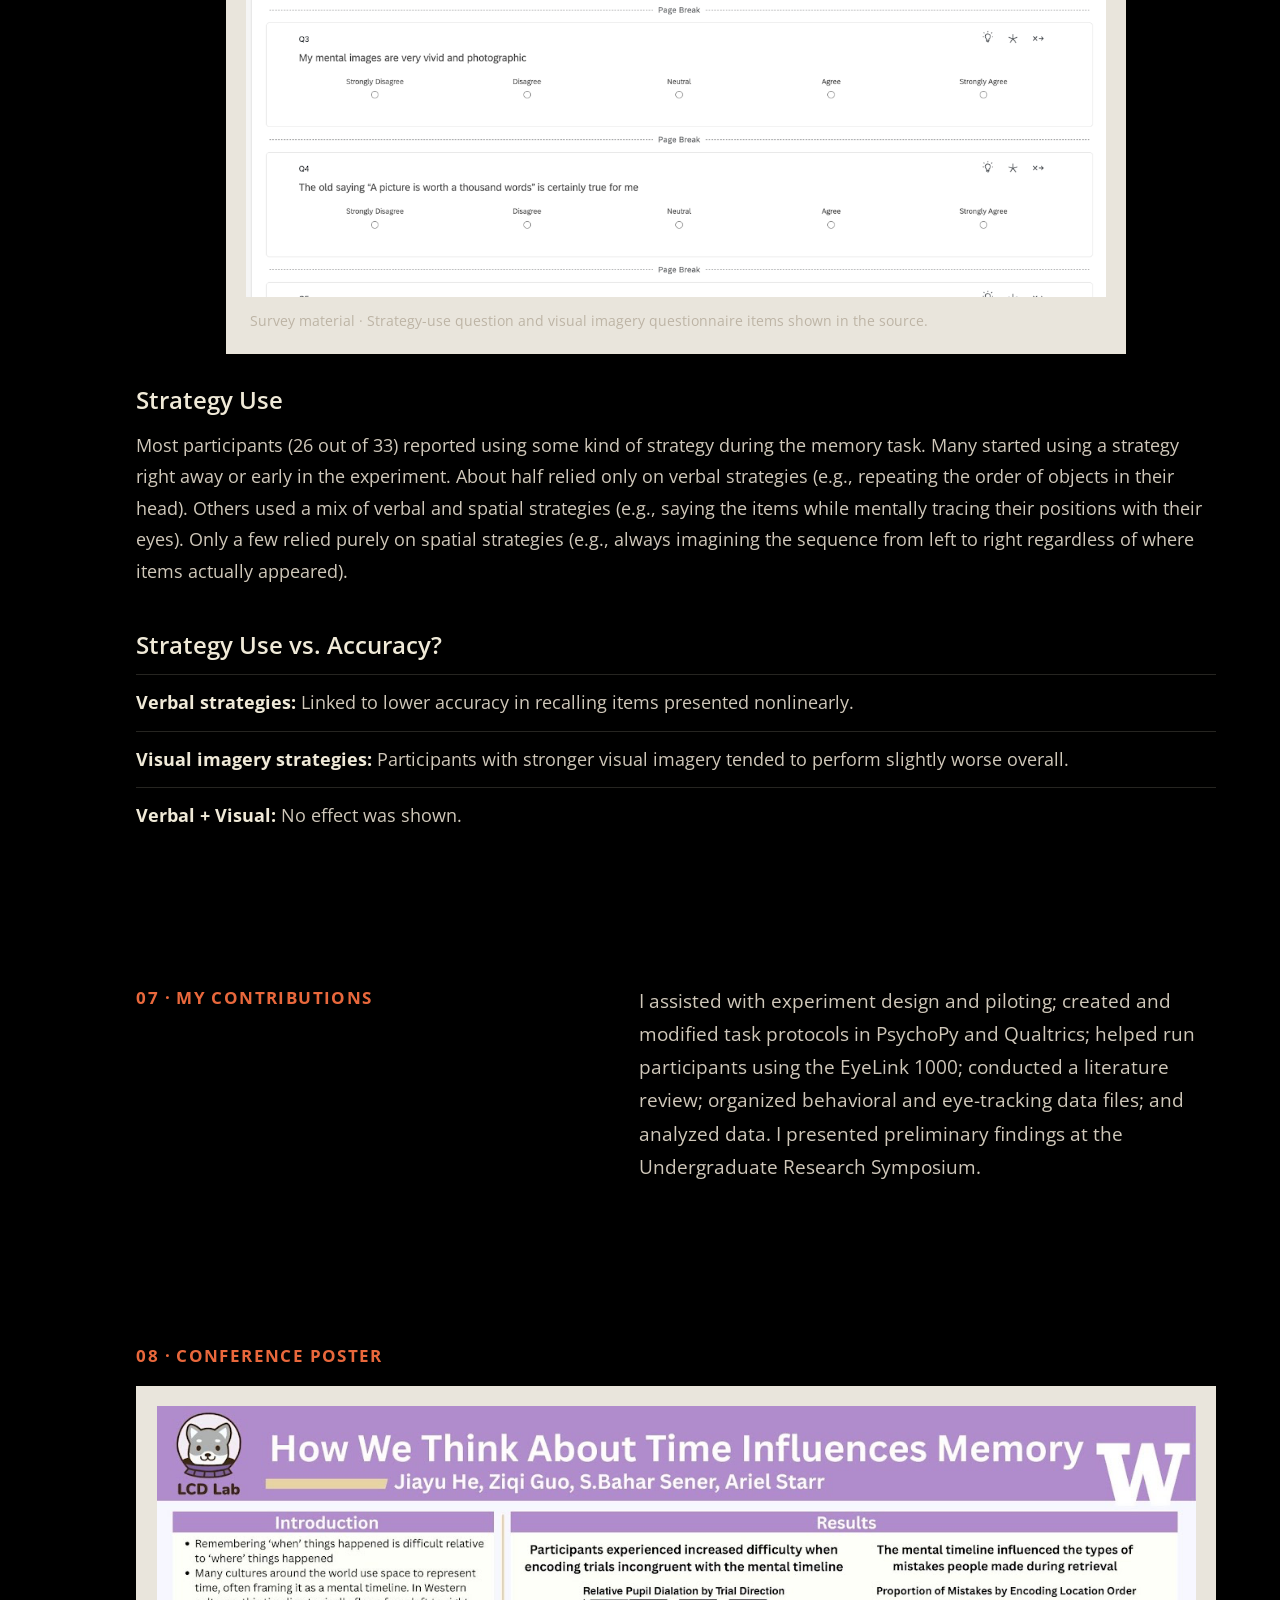
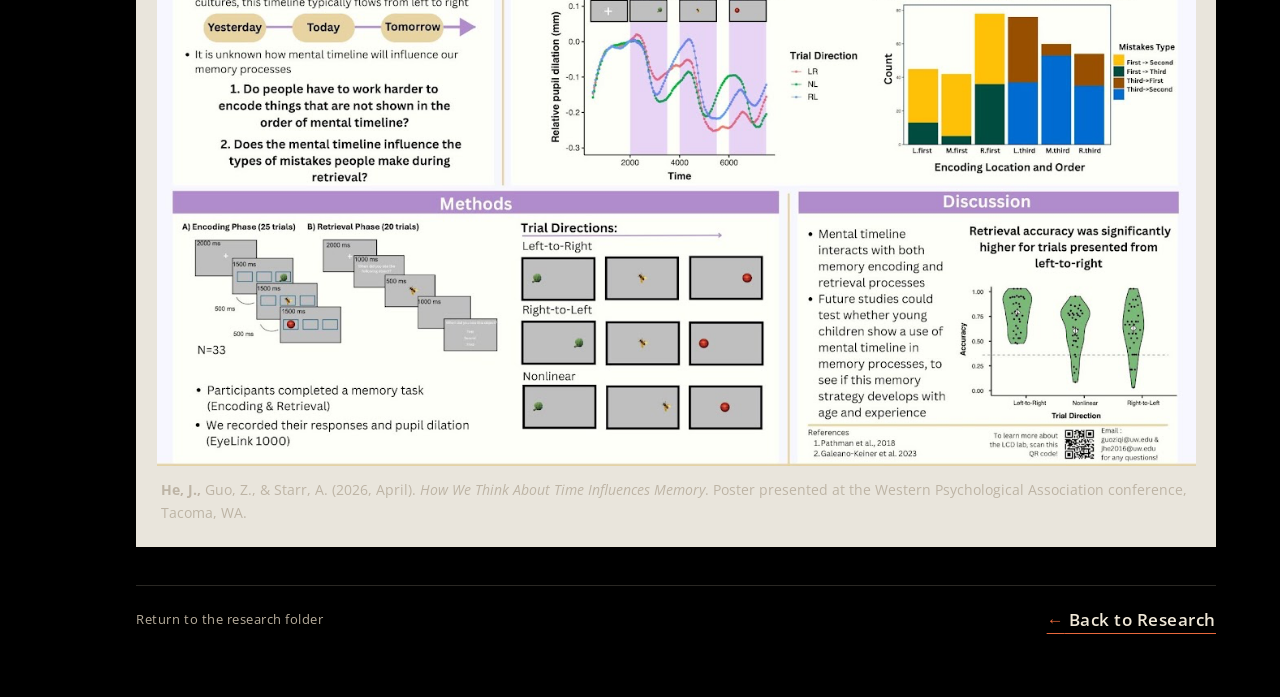
<file: research-2.html>
<!doctype html>
<html lang="en">
<head>
  <meta charset="utf-8">
  <meta name="viewport" content="width=device-width, initial-scale=1">
  <meta name="theme-color" content="#000000">
  <meta name="description" content="A visual and spatial working-memory study of mental timeline direction, retrieval, and pupil dilation.">
  <title>Pupillometry Study: Visuospatial WM and the Use of Mental Timeline</title>
  <link rel="preconnect" href="https://fonts.googleapis.com">
  <link rel="preconnect" href="https://fonts.gstatic.com" crossorigin>
  <link href="https://fonts.googleapis.com/css2?family=Open+Sans:wght@400;500;600;700&display=swap" rel="stylesheet">
  <link rel="stylesheet" href="styles.css?v=nav-opensans-01">
  <script src="app.js?v=research2-final-02" defer></script>
</head>
<body data-page="research-2">
  <div id="site-header"></div>
  <main id="app"></main>
  <div id="magnifier" aria-hidden="true">
    <div class="magnified-page"><div class="magnified-content"></div></div>
    <div class="magnifier-glass"></div>
  </div>
</body>
</html>
</file>
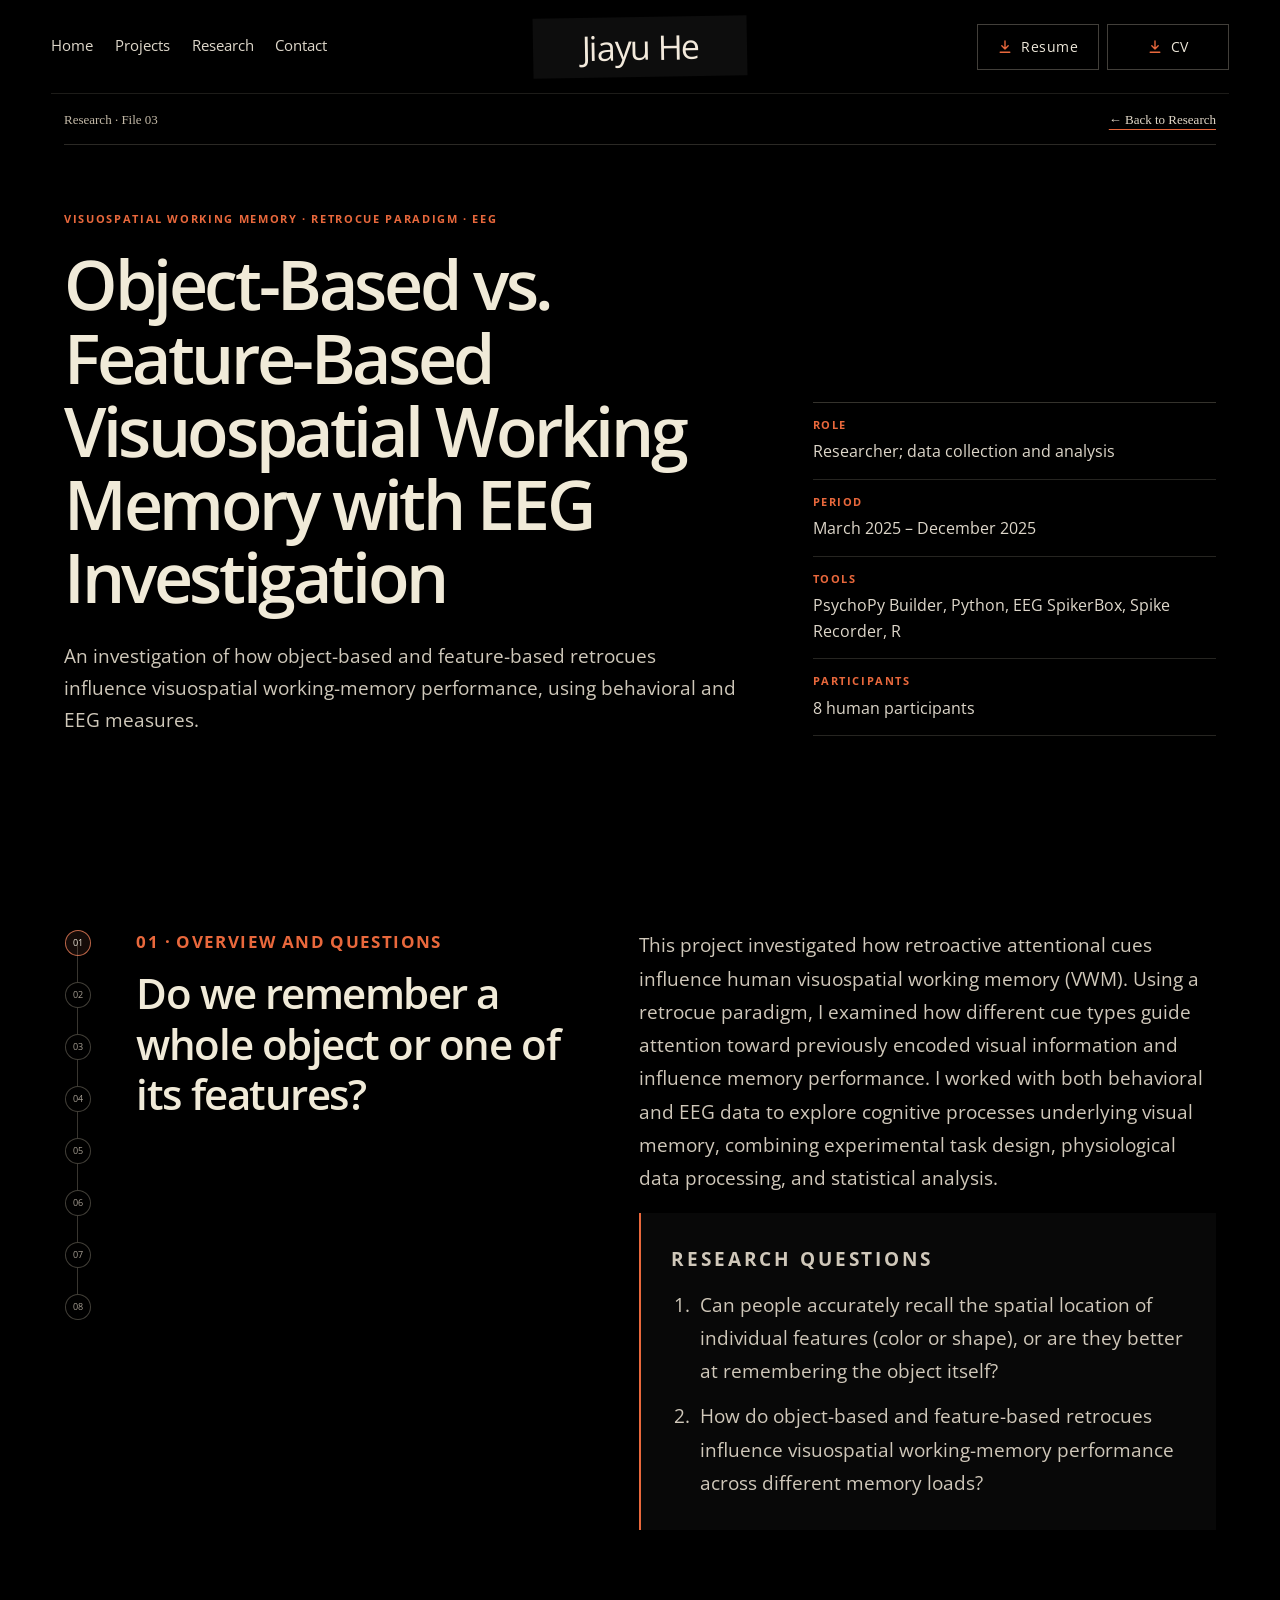
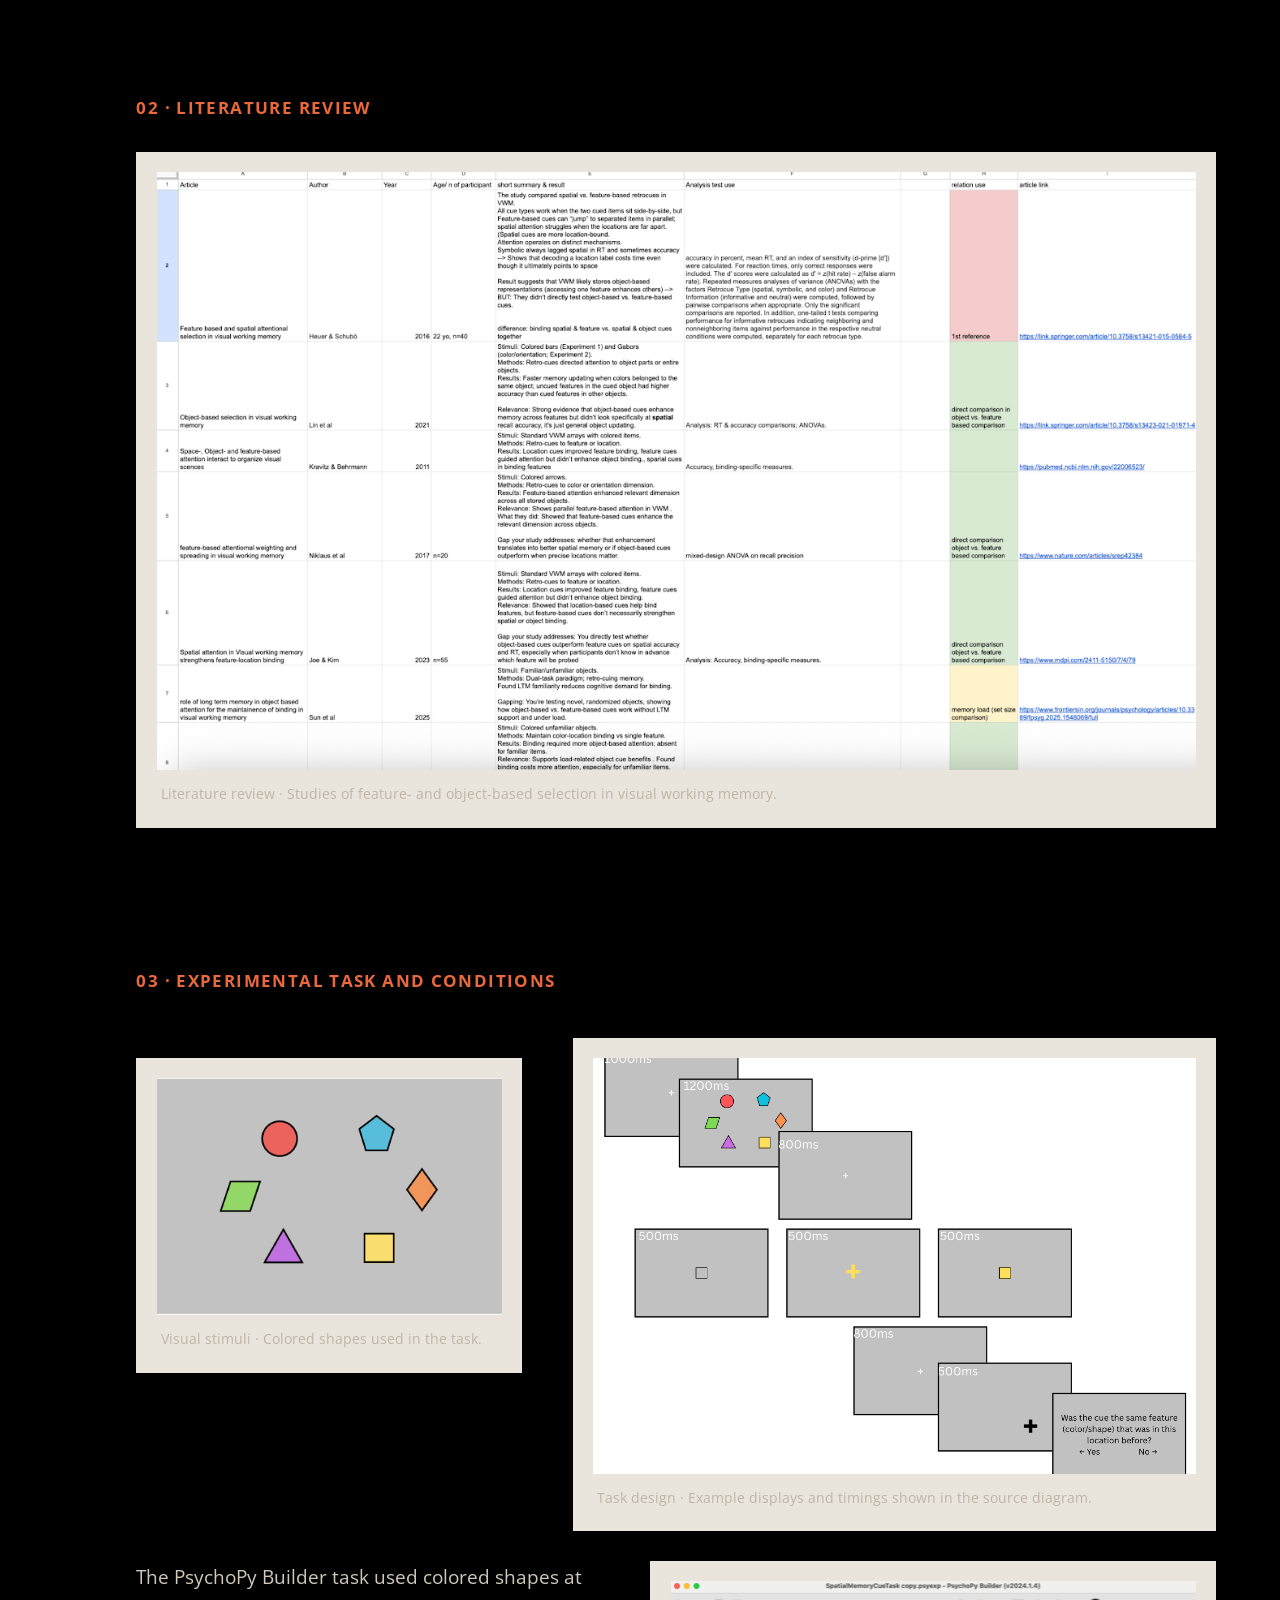
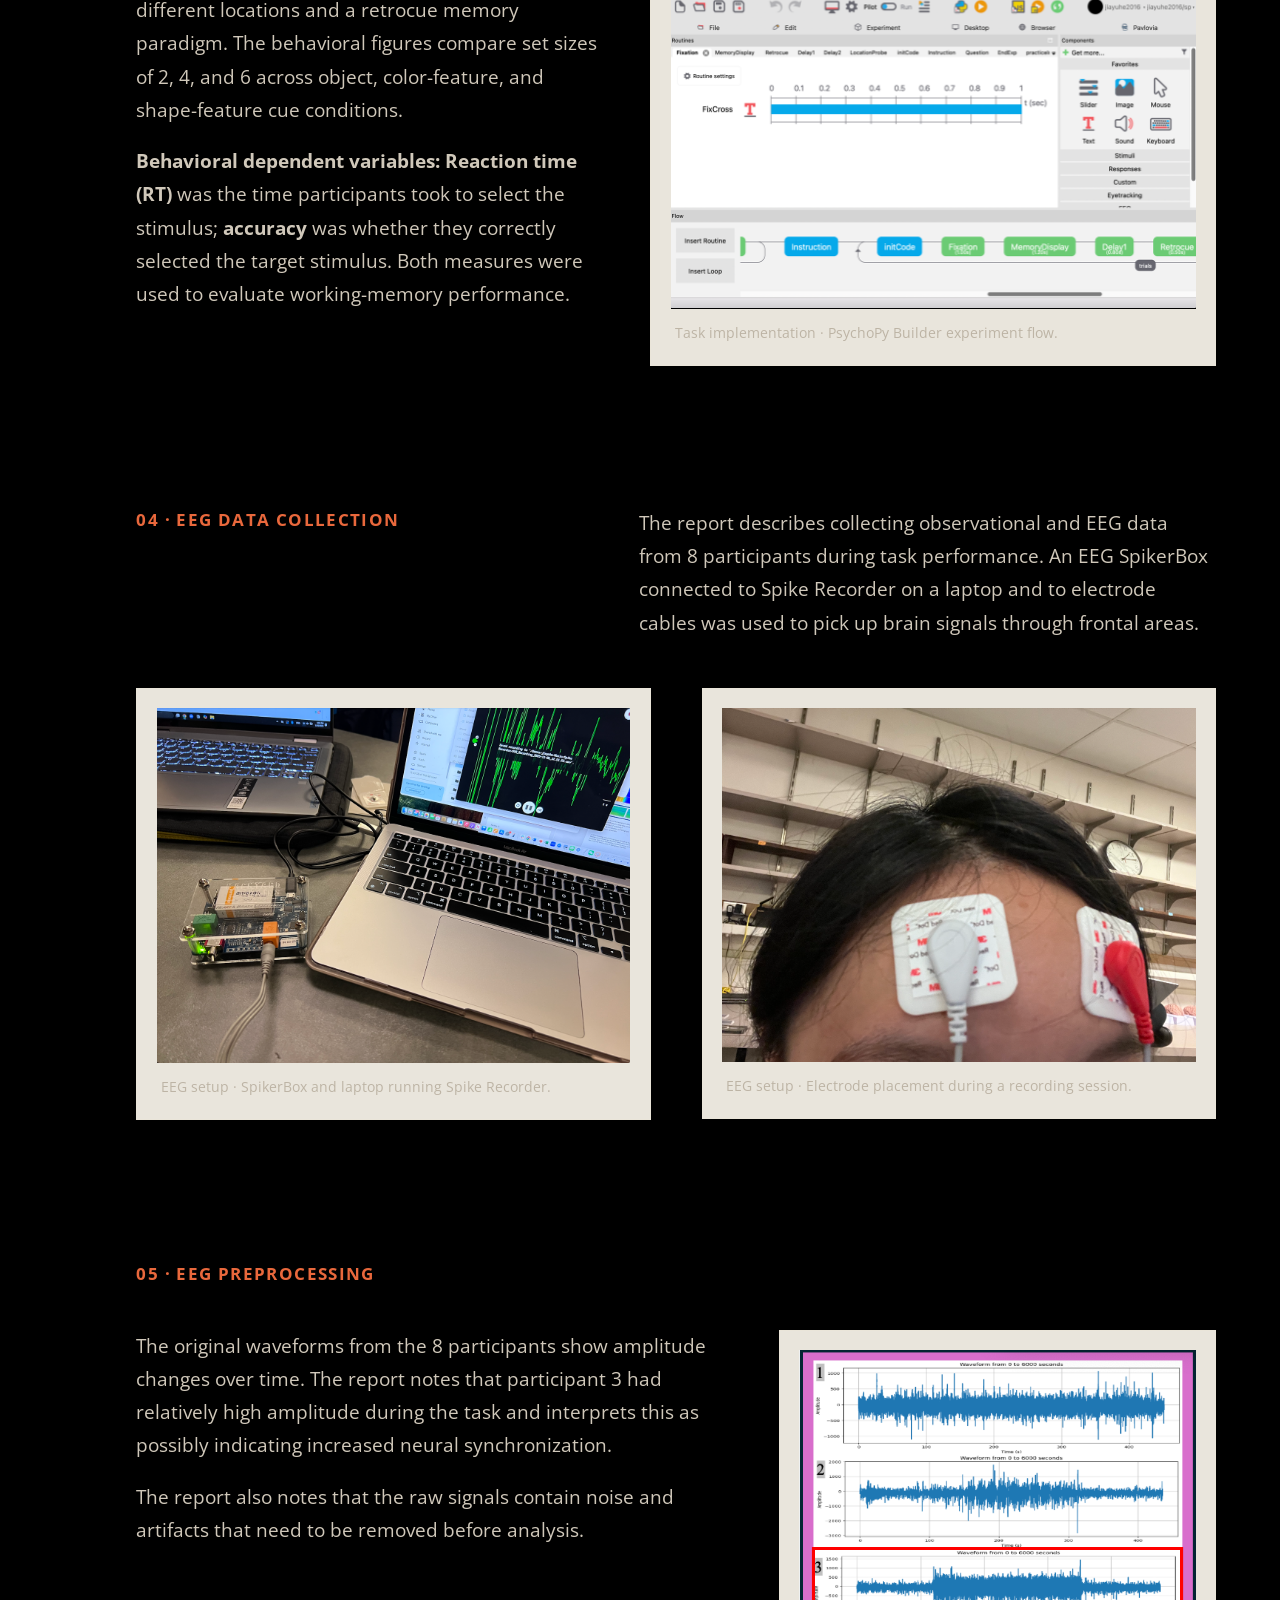
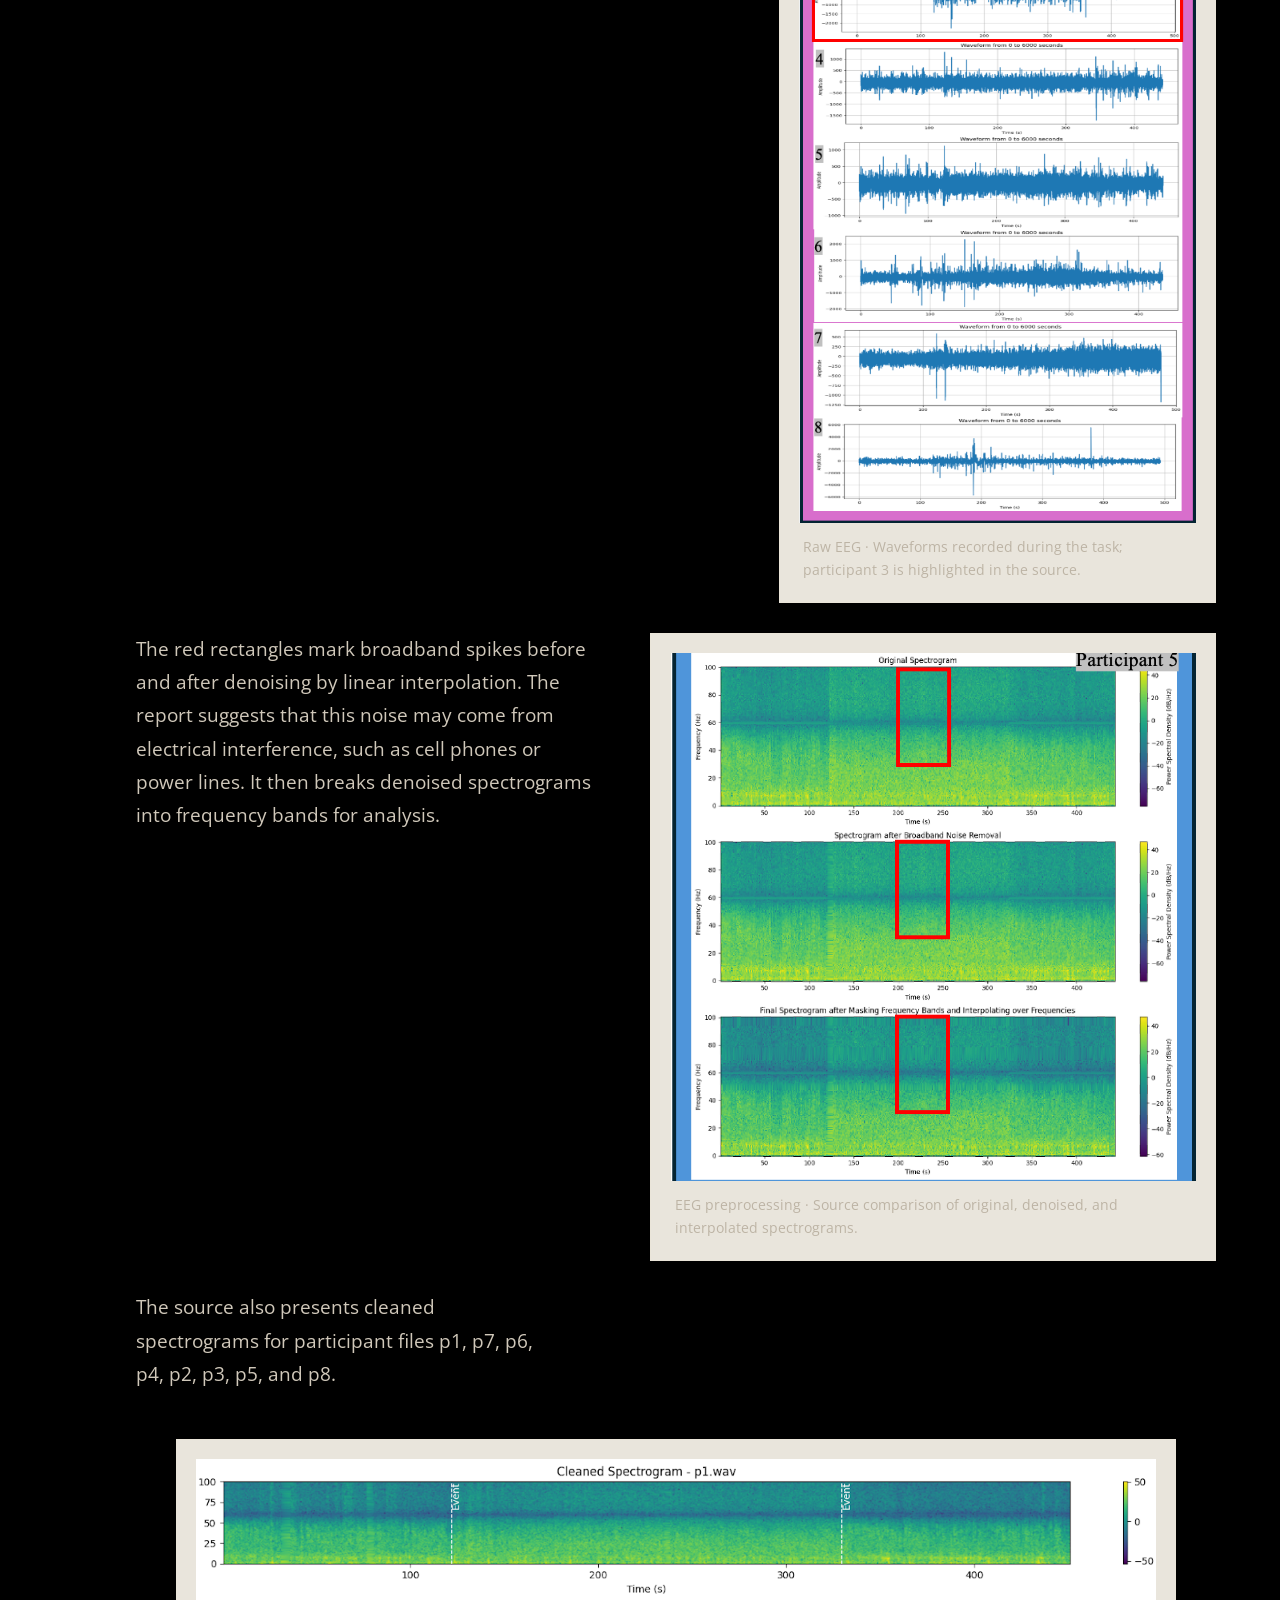
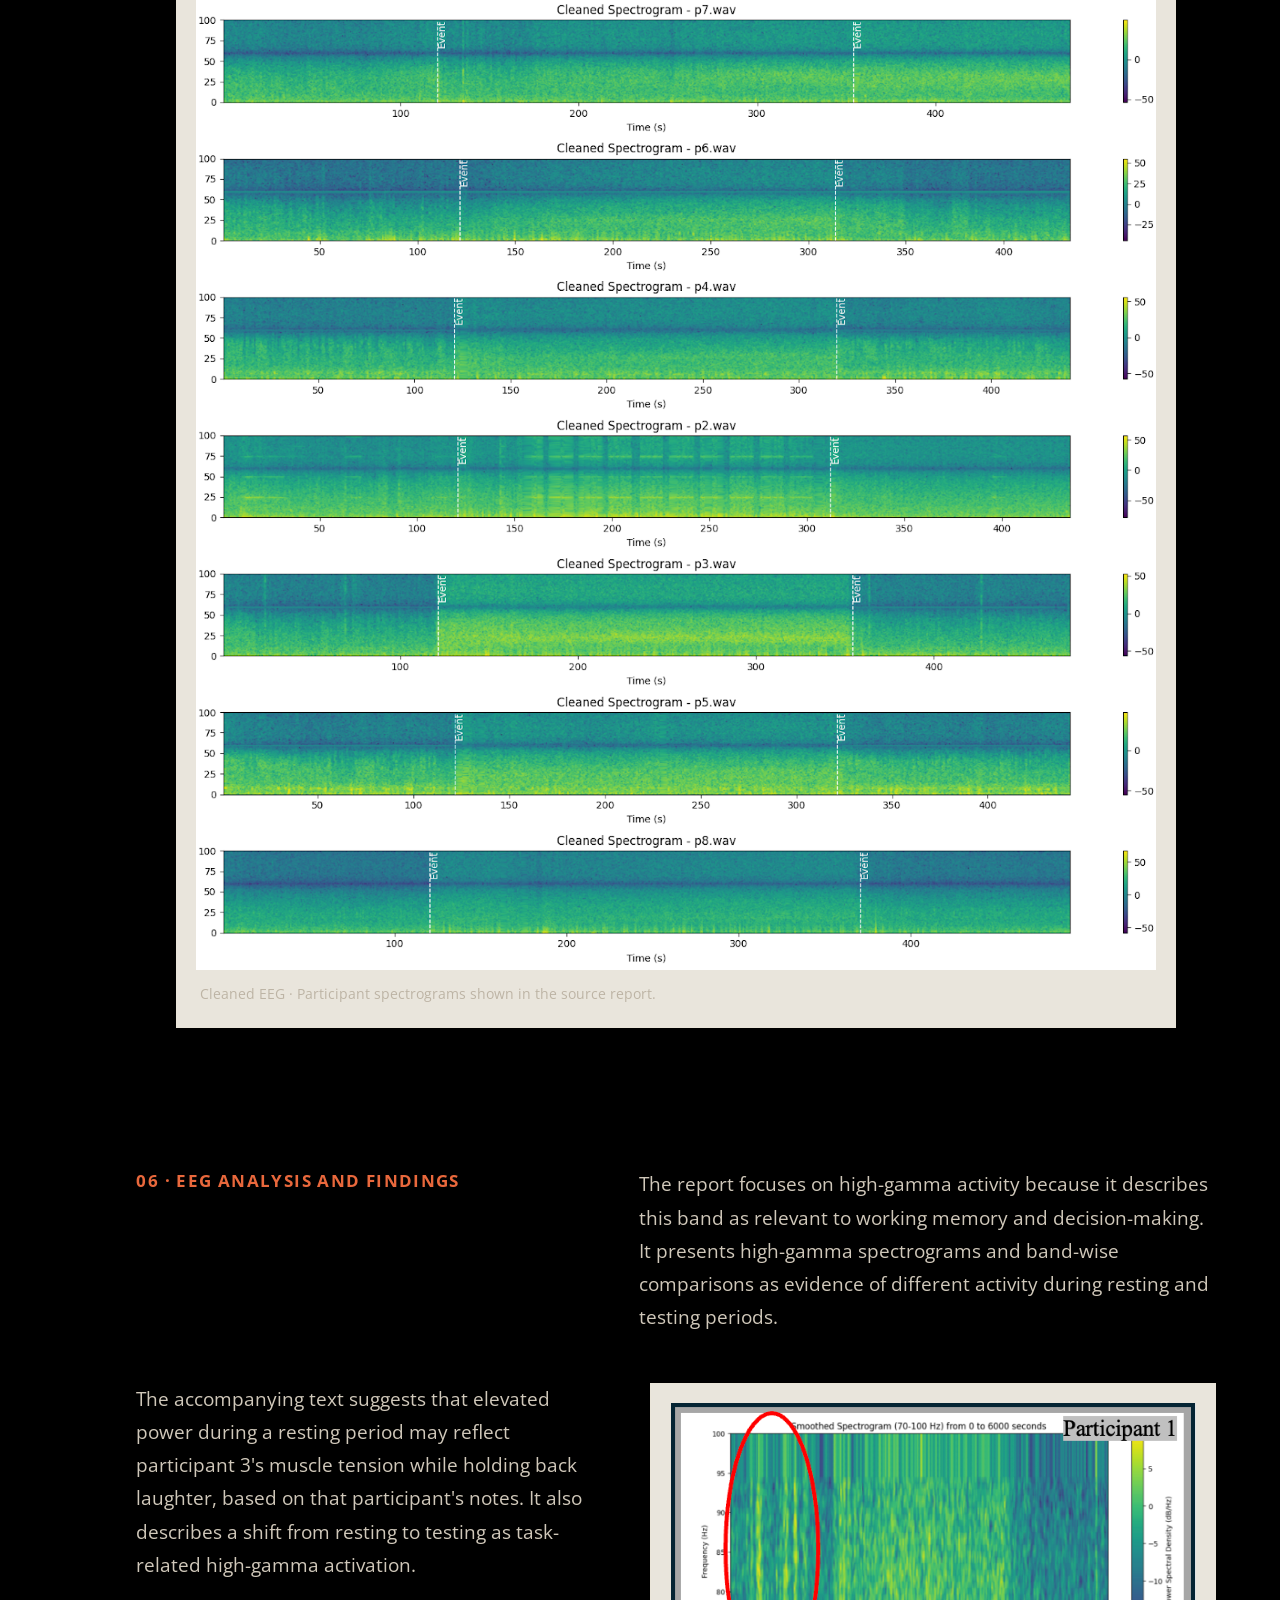
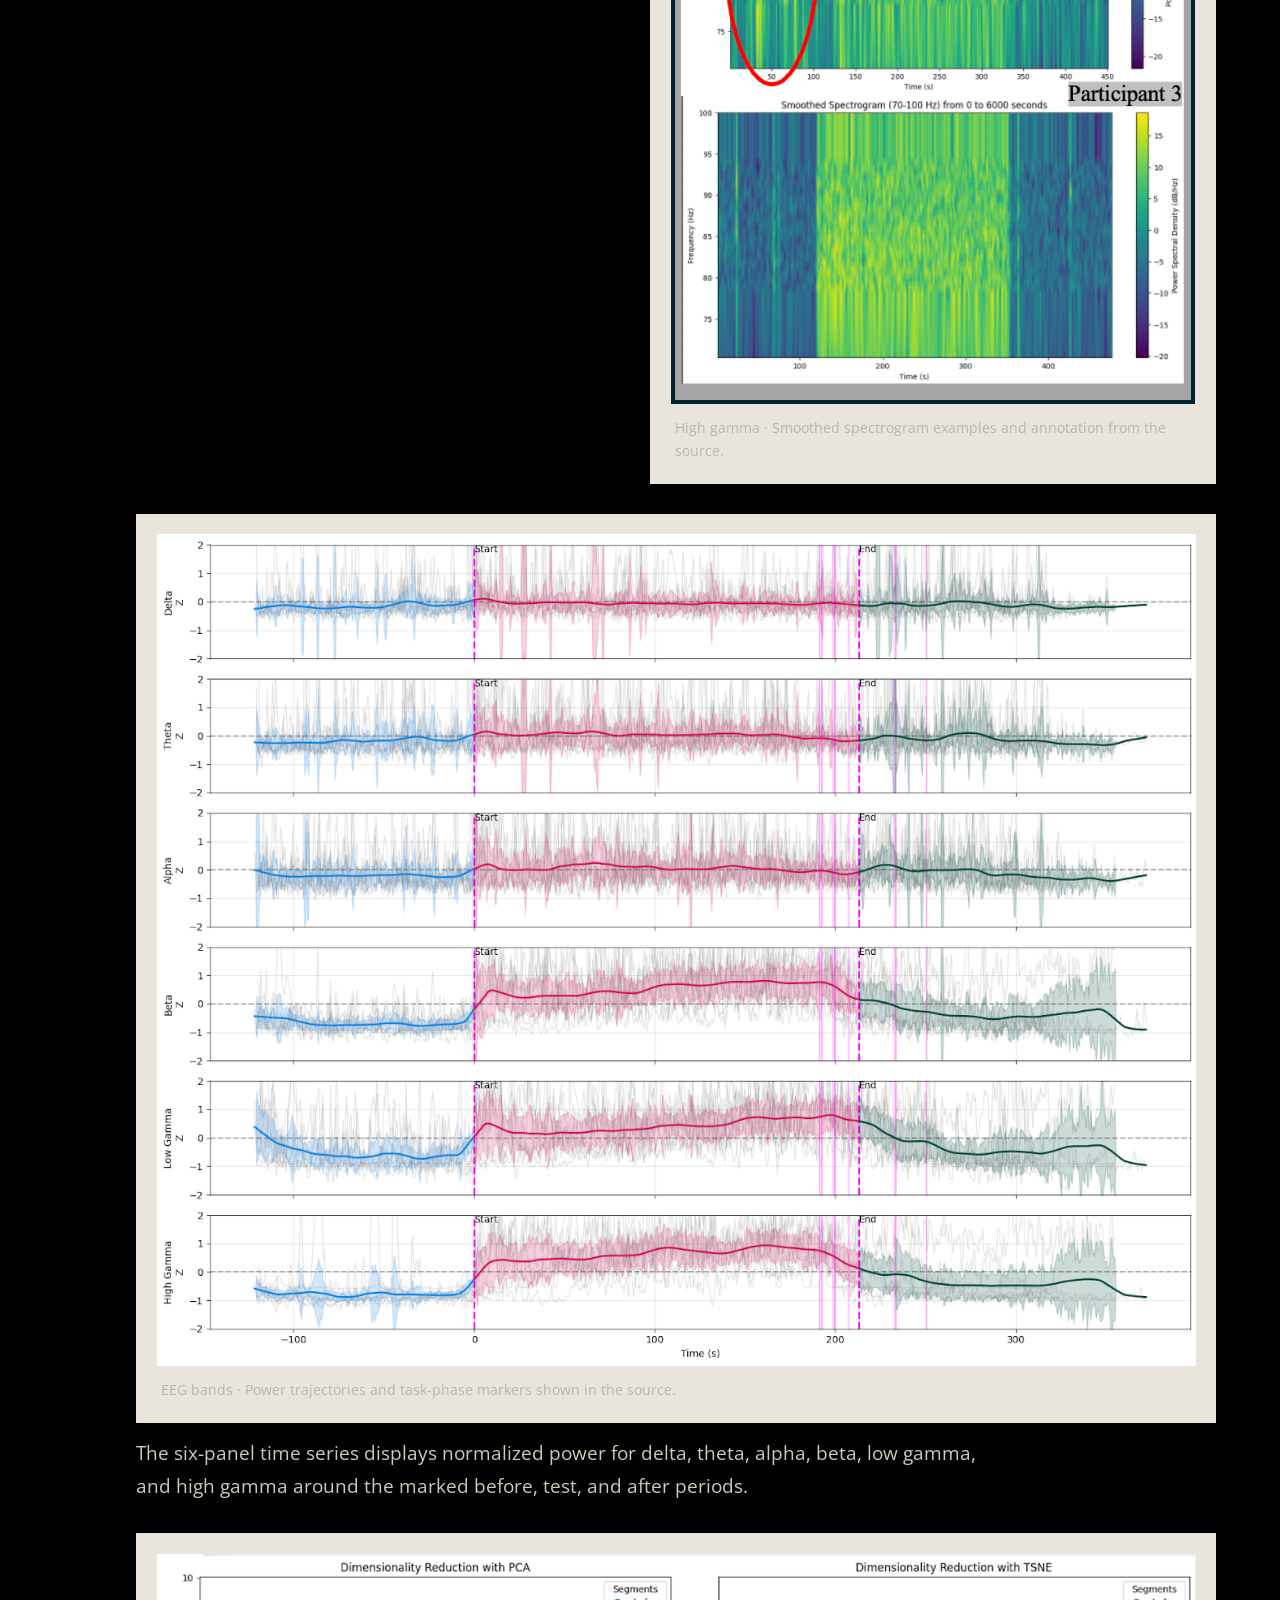
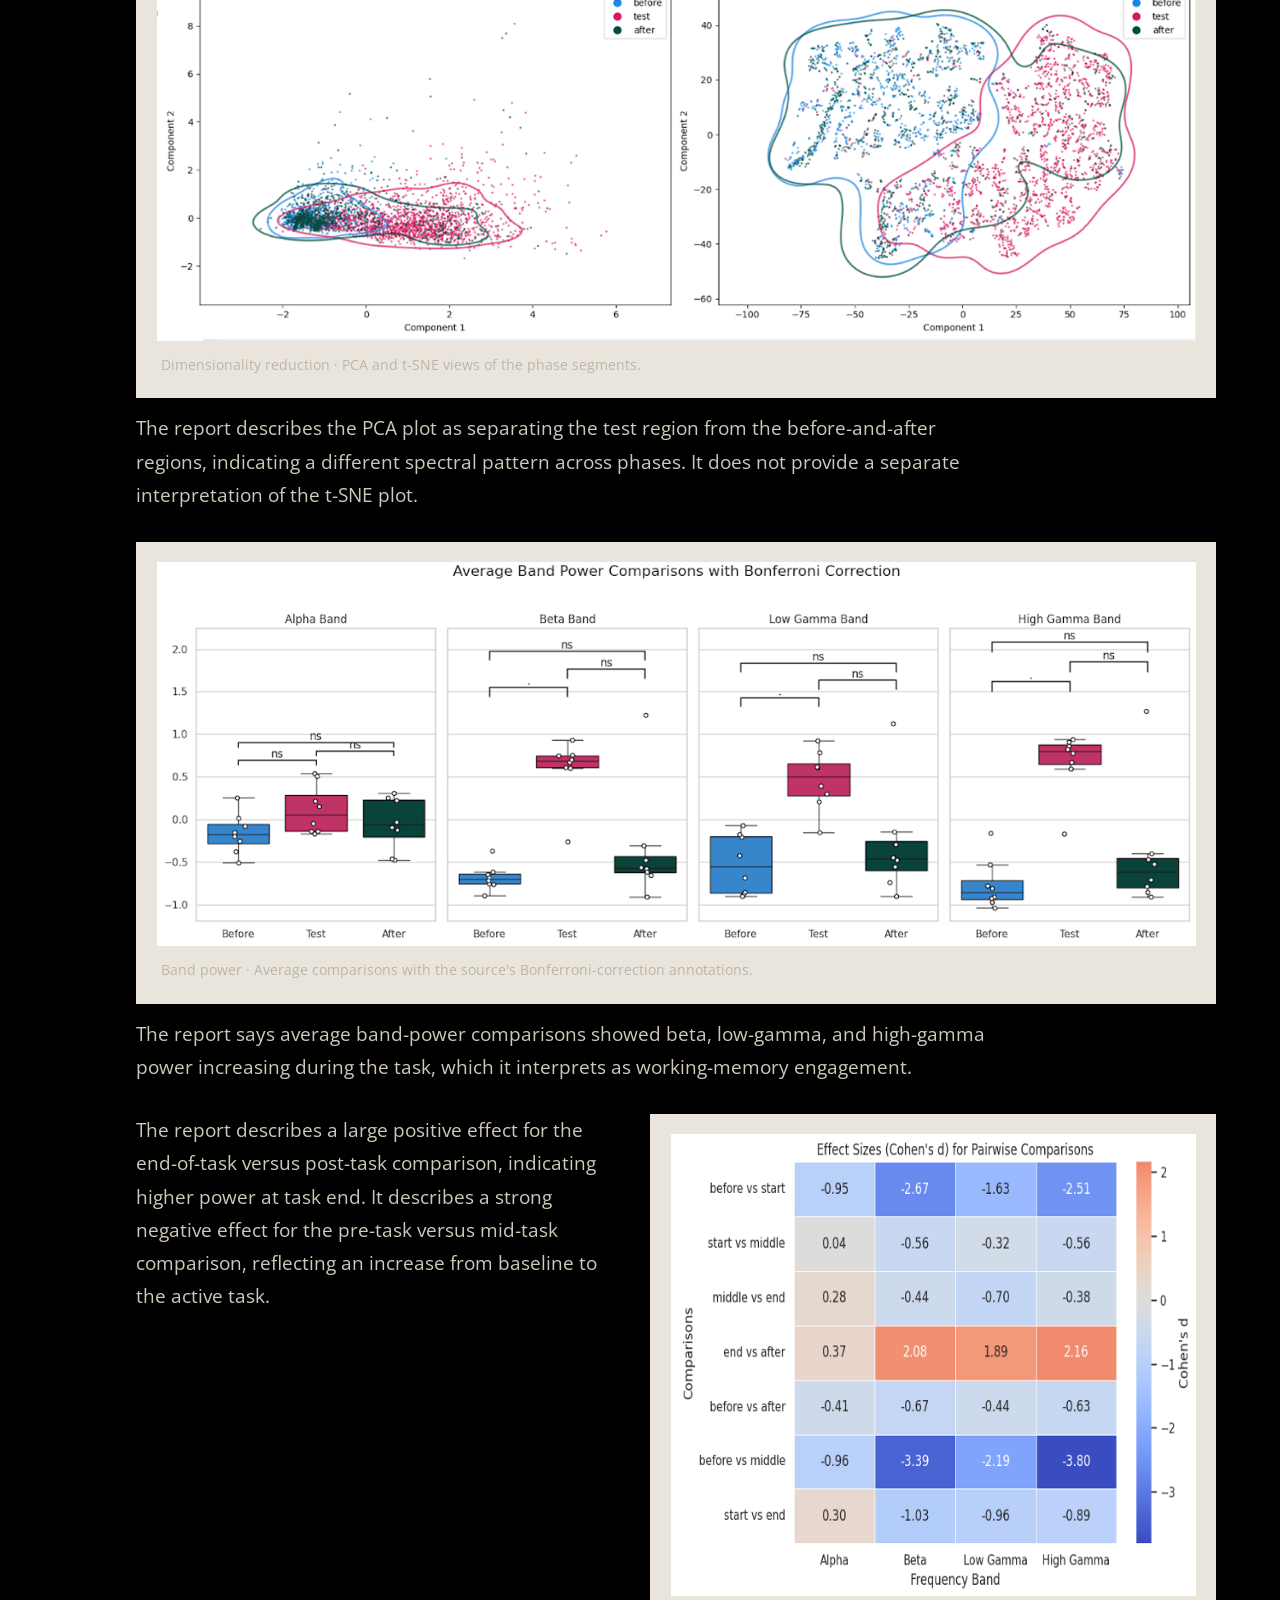
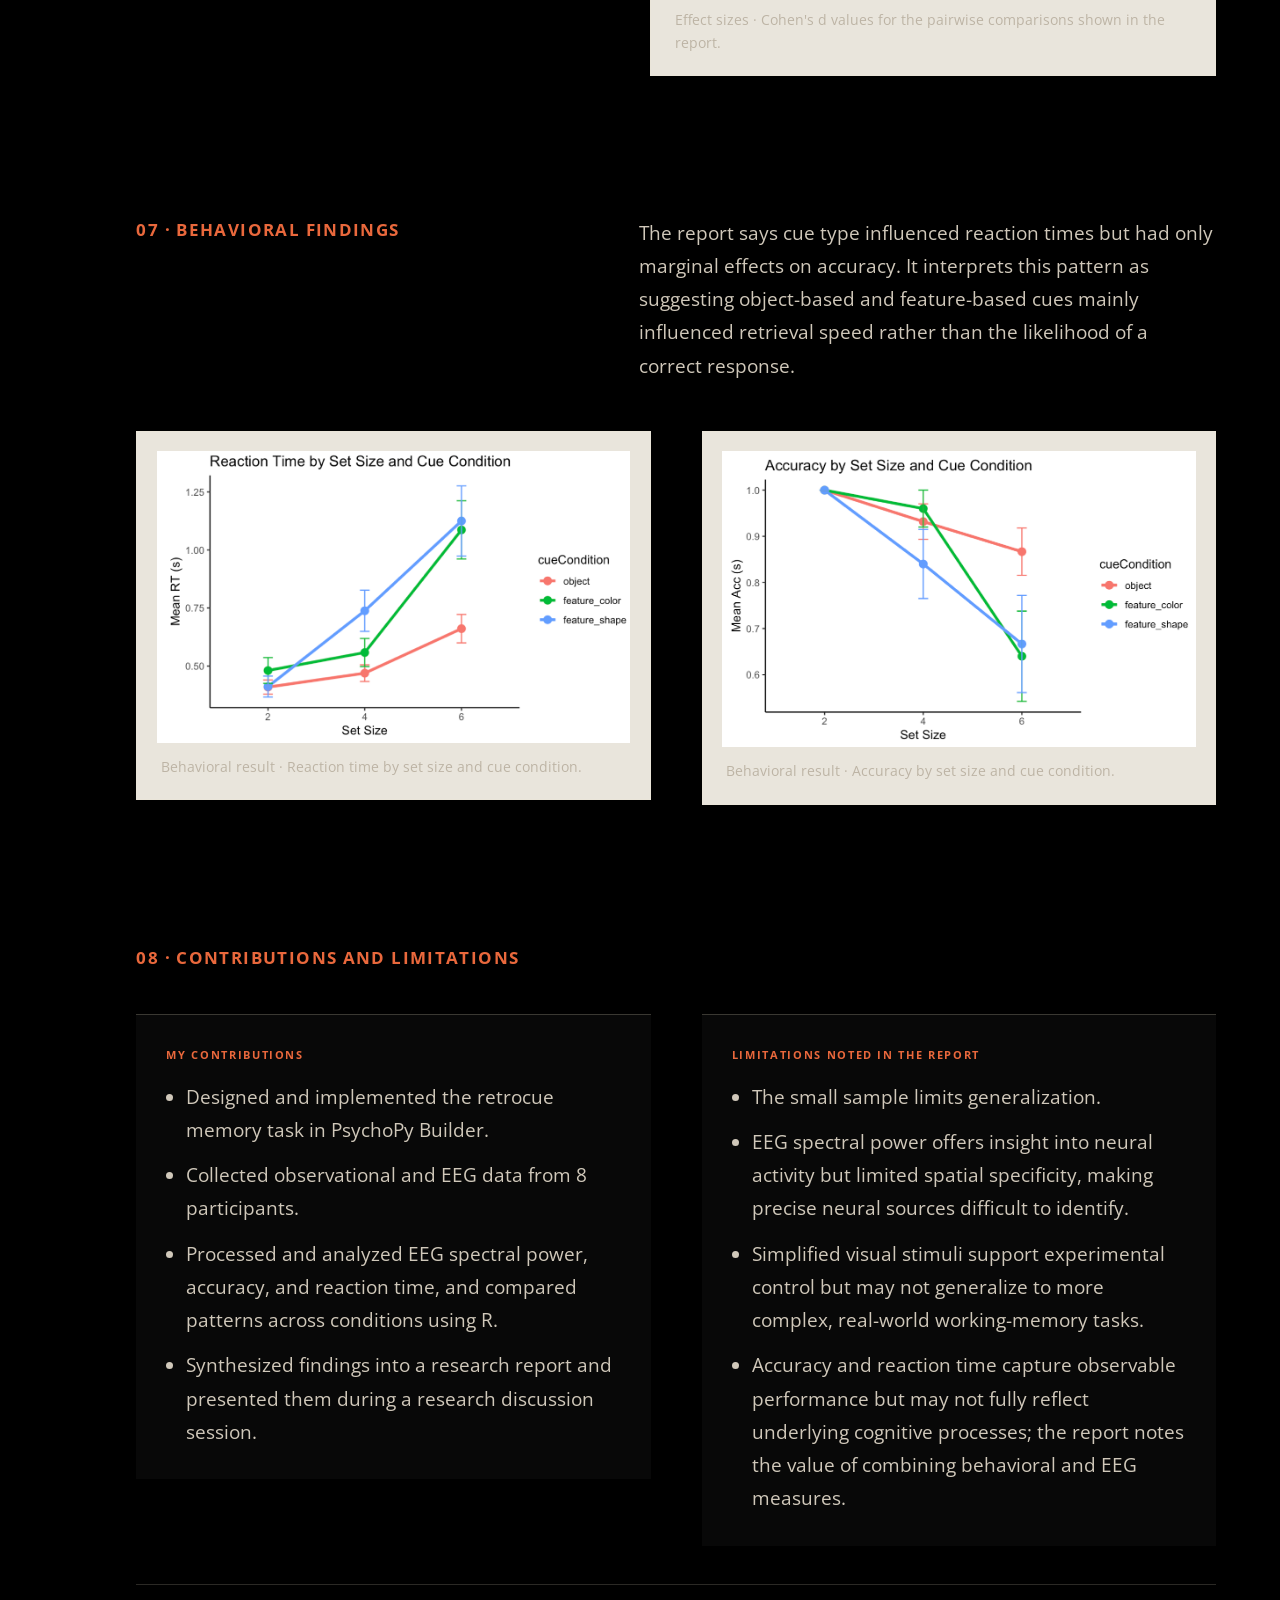
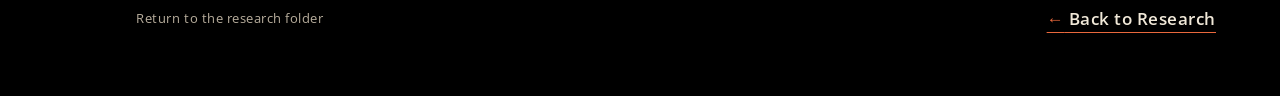
<file: research-3.html>
<!doctype html>
<html lang="en">
<head>
  <meta charset="utf-8">
  <meta name="viewport" content="width=device-width, initial-scale=1">
  <meta name="theme-color" content="#000000">
  <meta name="description" content="Research case study on object-based and feature-based visuospatial working memory, retrocues, behavior, and EEG.">
  <title>Object-Based vs. Feature-Based Visuospatial Working Memory with EEG Investigation</title>
  <link rel="preconnect" href="https://fonts.googleapis.com">
  <link rel="preconnect" href="https://fonts.gstatic.com" crossorigin>
  <link href="https://fonts.googleapis.com/css2?family=Open+Sans:wght@400;500;600;700&display=swap" rel="stylesheet">
  <link rel="stylesheet" href="styles.css?v=nav-opensans-01">
  <script src="app.js?v=research3-final-01" defer></script>
</head>
<body data-page="research-3">
  <div id="site-header"></div>
  <main id="app"></main>
  <div id="magnifier" aria-hidden="true">
    <div class="magnified-page"><div class="magnified-content"></div></div>
    <div class="magnifier-glass"></div>
  </div>
</body>
</html>
</file>
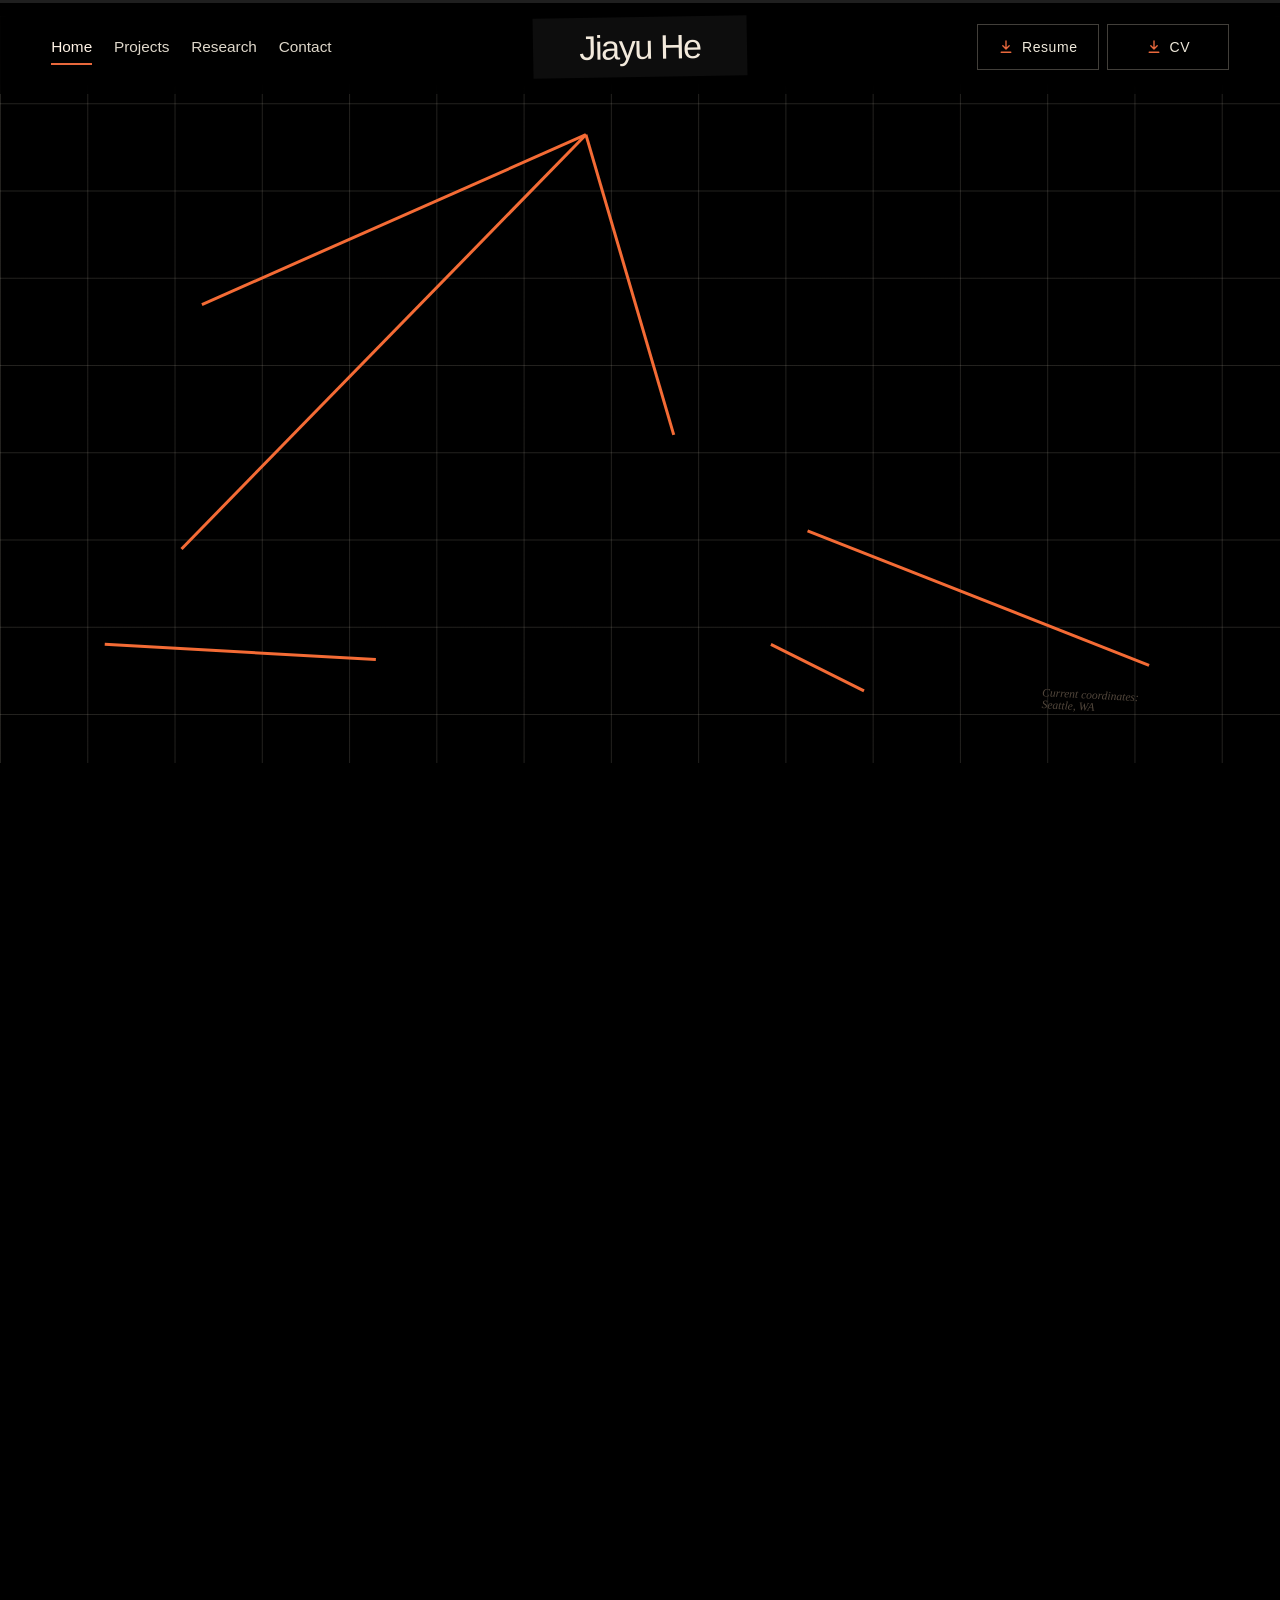
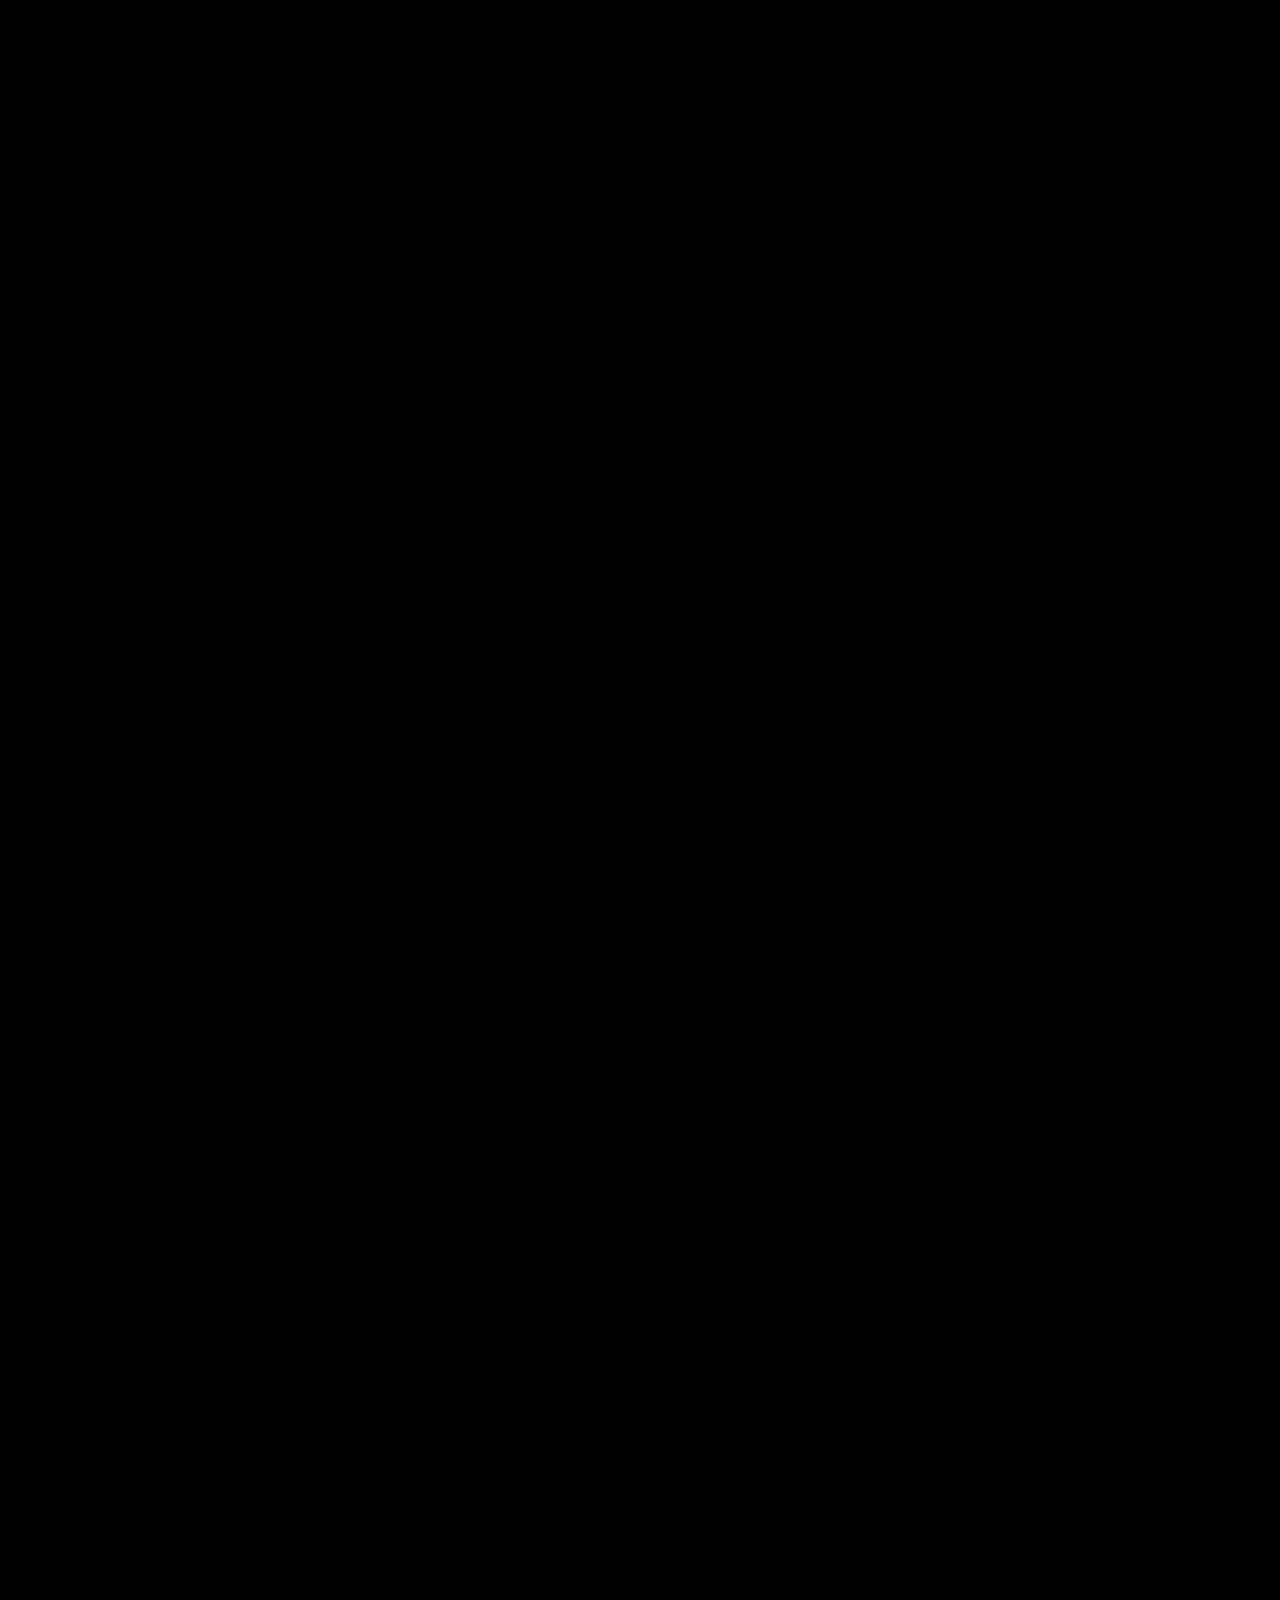
<file: research.html>
<!doctype html>
<html lang="en">
<head>
  <meta charset="utf-8">
  <meta http-equiv="refresh" content="0;url=index.html#research">
  <meta name="robots" content="noindex">
  <title>Research — Jiayu He</title>
</head>
<body>
  <p>Research has moved to the <a href="index.html#research">portfolio homepage</a>.</p>
</body>
</html>
</file>
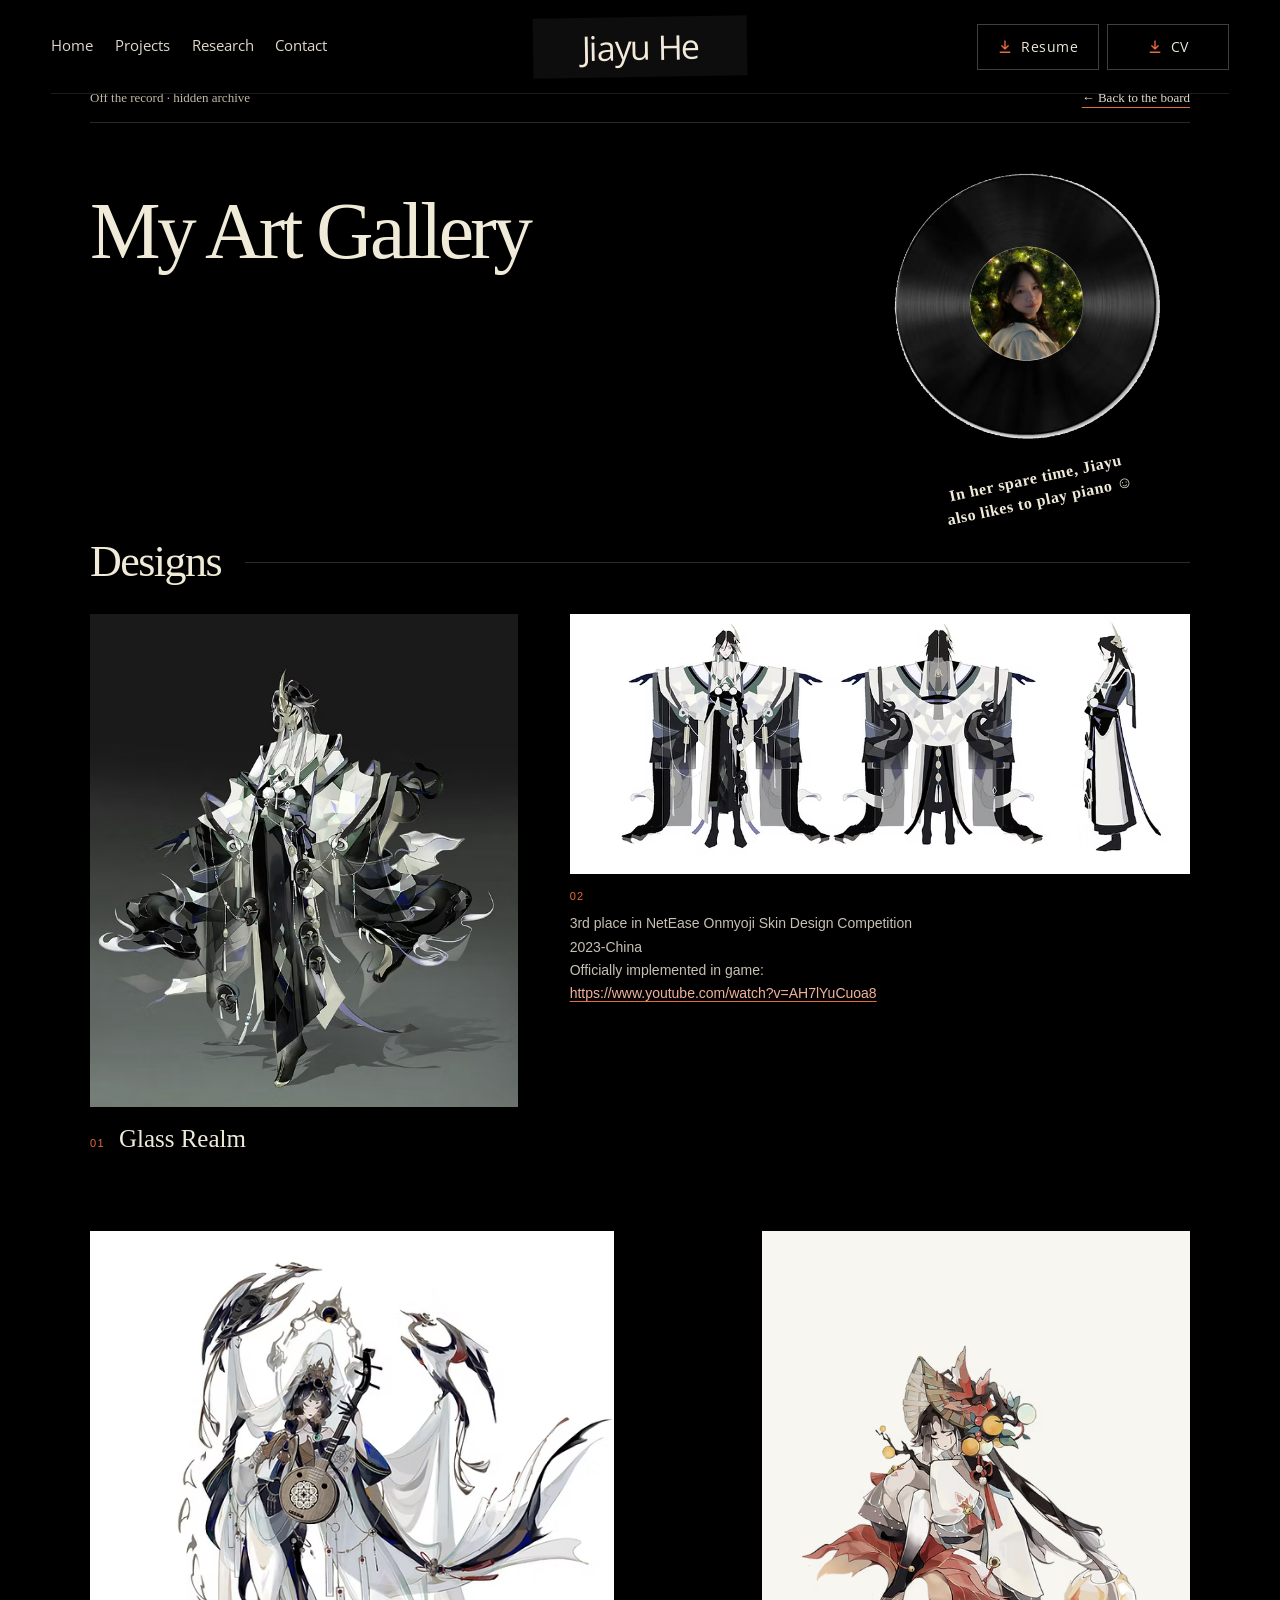
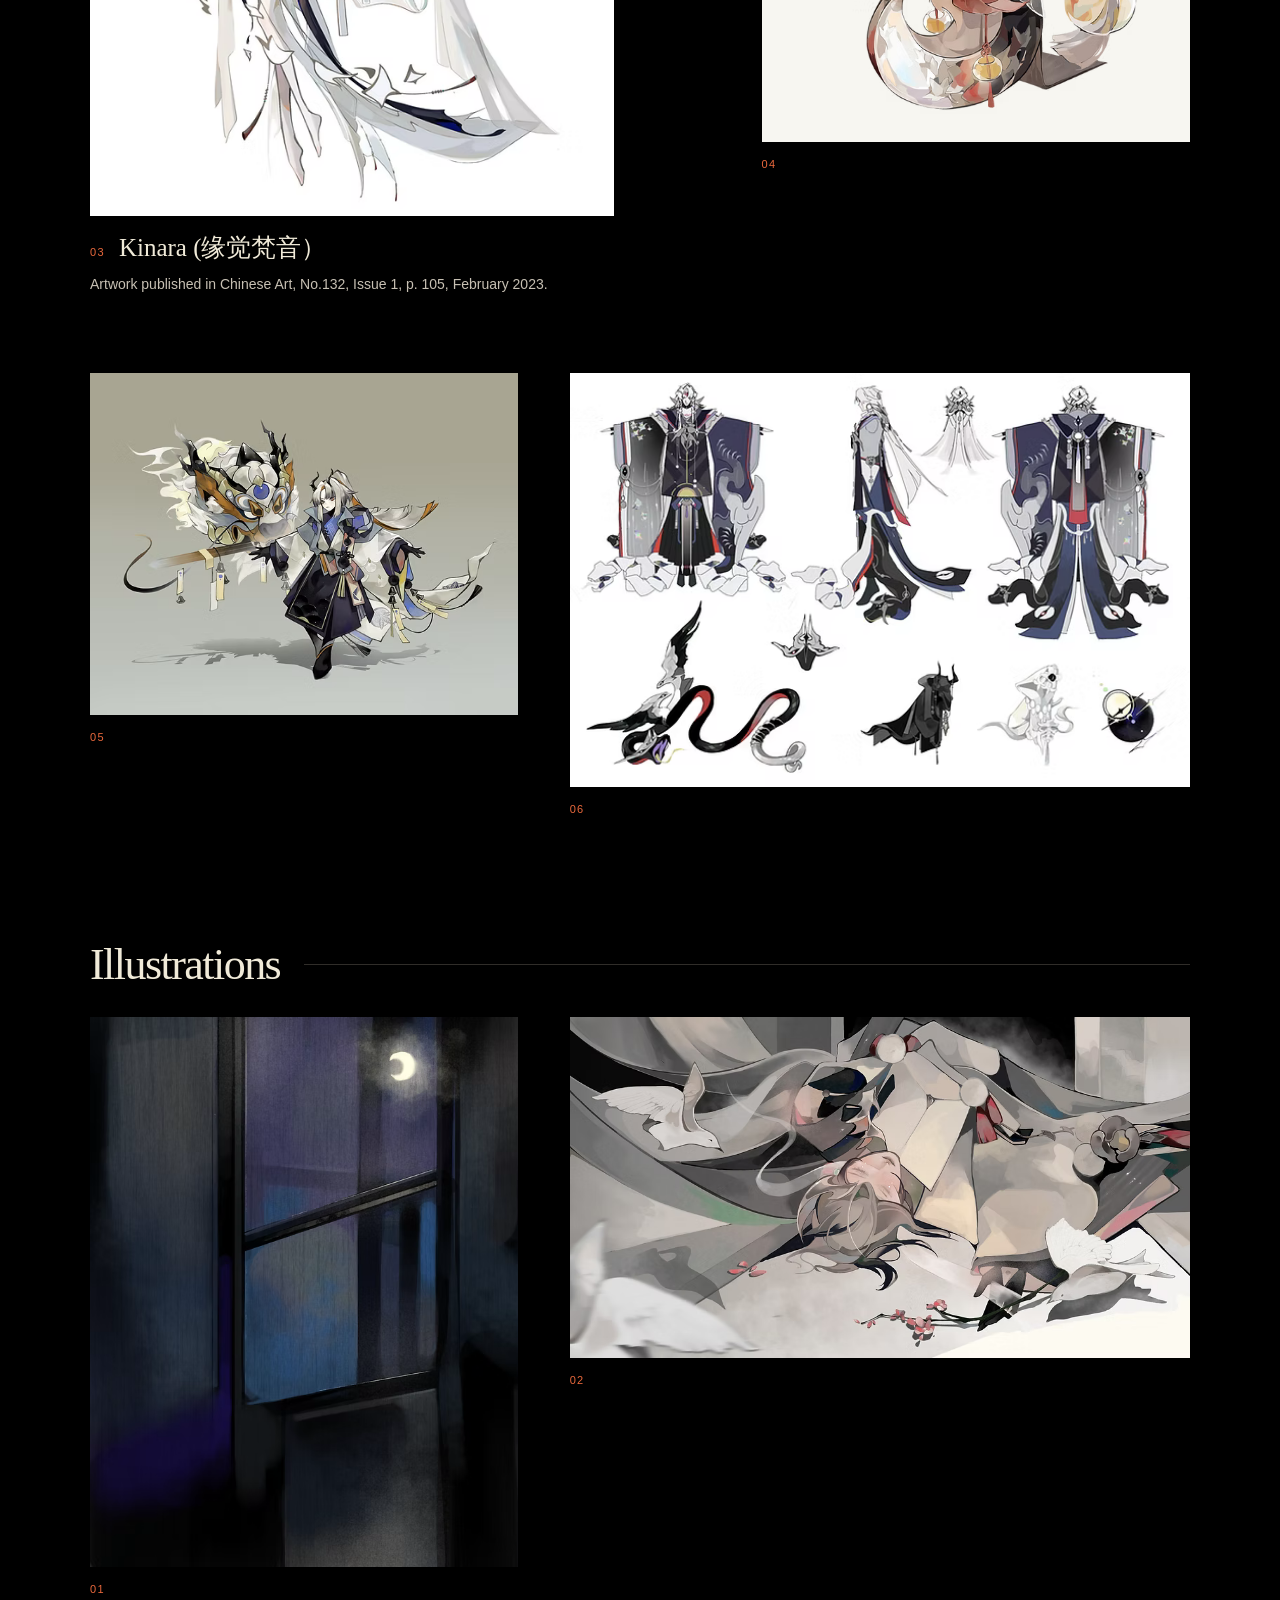
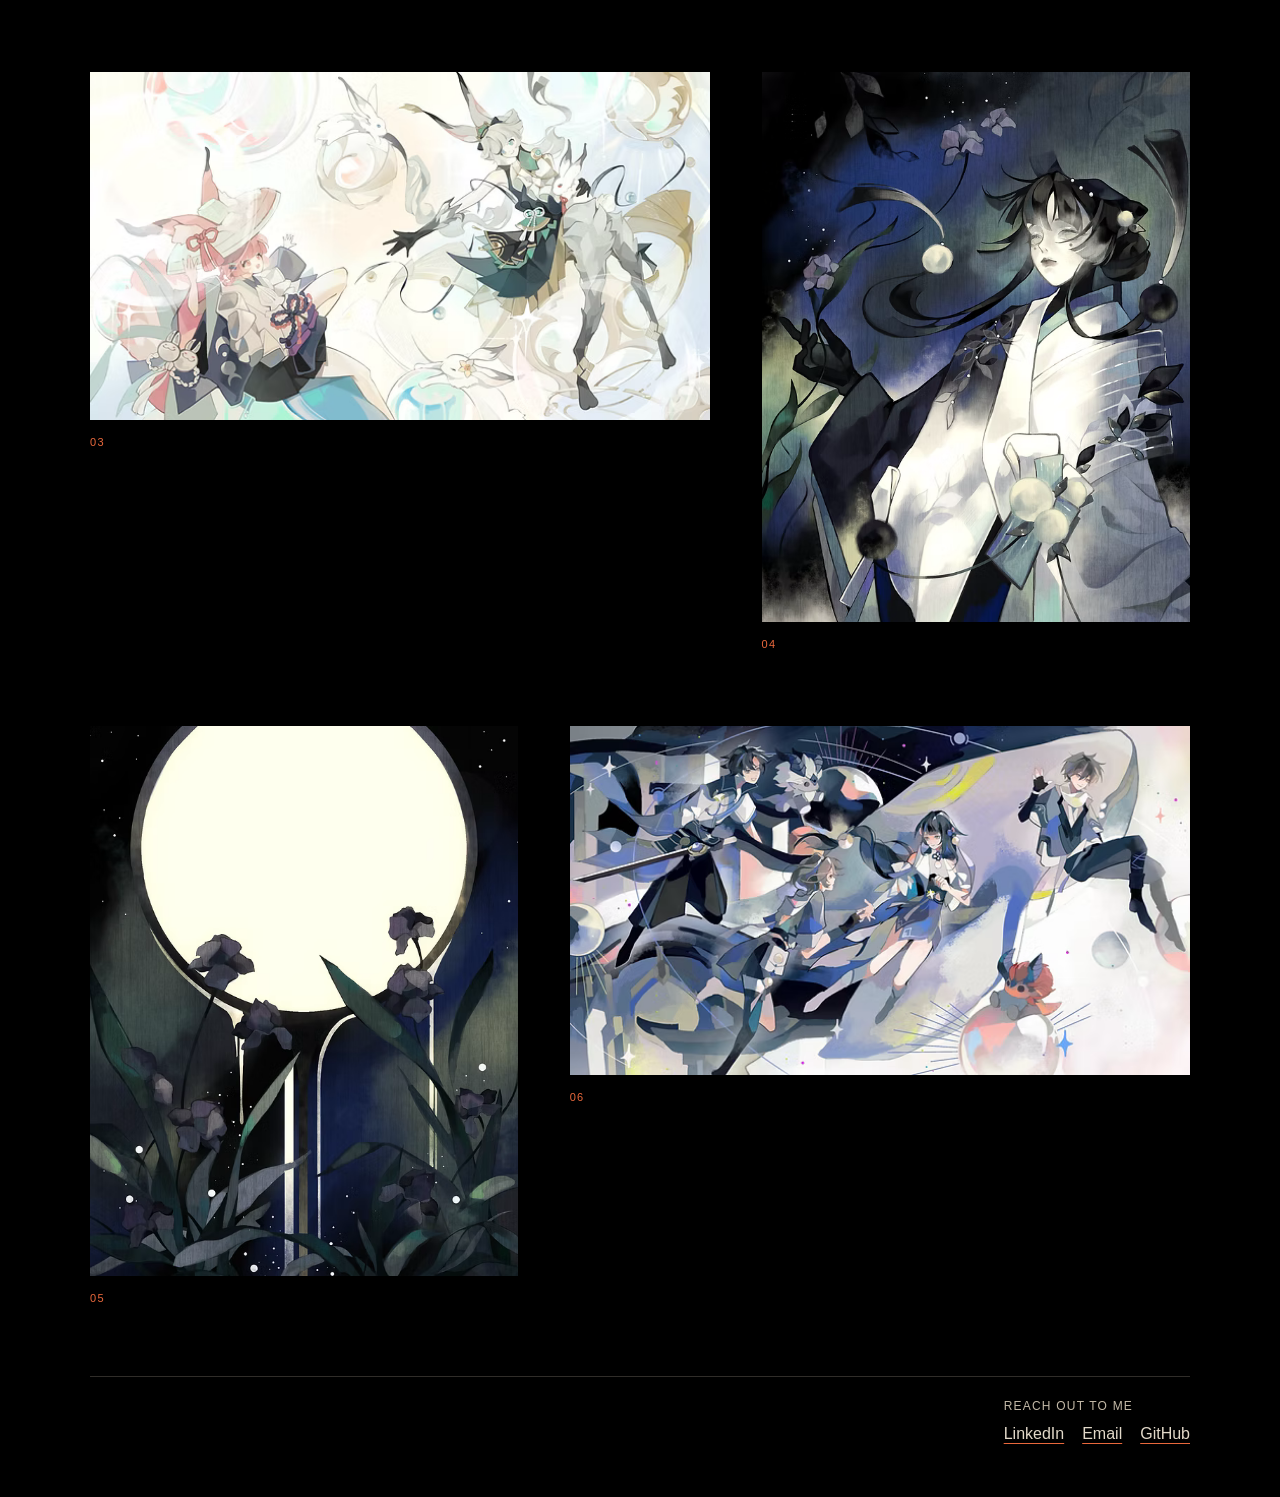
<file: secret.html>
<!doctype html>
<html lang="en">
<head>
  <meta charset="utf-8">
  <meta name="viewport" content="width=device-width, initial-scale=1">
  <meta name="theme-color" content="#000000">
  <meta name="robots" content="noindex, nofollow">
  <title>Off the Record — Jiayu He</title>
  <link rel="preconnect" href="https://fonts.googleapis.com">
  <link rel="preconnect" href="https://fonts.gstatic.com" crossorigin>
  <link href="https://fonts.googleapis.com/css2?family=Open+Sans:wght@400;500;600;700&display=swap" rel="stylesheet">
  <link rel="stylesheet" href="styles.css?v=nav-opensans-01">
  <script src="app.js?v=nav-secret-copy-01" defer></script>
</head>
<body data-page="secret">
  <div id="site-header"></div>
  <main id="app"></main>
  <div id="magnifier" aria-hidden="true">
    <div class="magnified-page"><div class="magnified-content"></div></div>
    <div class="magnifier-glass"></div>
  </div>
</body>
</html>
</file>
<file: styles.css>
:root {
  color-scheme: dark;
  --ink: #171512;
  --board: #000;
  --cream: #f0ead8;
  --orange: #e9683c;
  --blue: #76828c;
  --home-section-gap: clamp(72px, 7.5vh, 108px);
  --paper-shadow: 0 18px 34px rgb(0 0 0 / 35%);
  font-family: "Avenir Next", Avenir, "Segoe UI", sans-serif;
  font-synthesis: none;
  text-rendering: optimizeLegibility;
}

* { box-sizing: border-box; }

html { min-width: 320px; background: var(--board); scroll-behavior: smooth; }

body {
  margin: 0;
  color: #eee8da;
  background: #000;
  min-height: 100vh;
}

a { color: inherit; }

a:focus-visible, button:focus-visible {
  outline: 2px solid #ff9369;
  outline-offset: 5px;
}

.site-nav {
  position: relative;
  z-index: 20;
  display: grid;
  font-family: "Open Sans", sans-serif;
  grid-template-areas: "links brand actions";
  grid-template-columns: minmax(0, 1fr) auto minmax(0, 1fr);
  align-items: center;
  column-gap: clamp(18px, 2.5vw, 42px);
  width: min(92%, 1800px);
  min-height: 94px;
  margin: 0 auto;
  border-bottom: 1px solid rgb(237 226 202 / 12%);
}

#site-header {
  position: fixed;
  z-index: 20;
  inset: 0 0 auto;
  background: rgb(0 0 0 / 88%);
  -webkit-backdrop-filter: blur(8px);
  backdrop-filter: blur(8px);
}

.scroll-progress {
  position: absolute;
  z-index: 21;
  top: 0;
  right: 0;
  left: 0;
  height: 3px;
  background: rgb(255 255 255 / 12%);
  pointer-events: none;
}

.scroll-progress__fill {
  display: block;
  width: 100%;
  height: 100%;
  background: var(--orange);
  transform: scaleX(var(--portfolio-scroll-progress, 0));
  transform-origin: left center;
  transition: transform .08s linear;
}

body[data-page="home"] #site-header { background: linear-gradient(180deg, rgb(0 0 0 / 92%), rgb(0 0 0 / 78%)); }
body[data-page="home"] .site-nav { border-bottom: 0; }

.brand {
  display: grid;
  grid-area: brand;
  justify-self: center;
  width: max-content;
  min-width: 214px;
  height: 60px;
  padding: 0 20px;
  place-items: center;
  text-decoration: none;
  background: rgb(255 255 255 / 5%);
  transform: rotate(-1deg);
}

.brand span {
  color: #f3eadc;
  font: 34px/1 "Open Sans", sans-serif;
  letter-spacing: -.04em;
  white-space: nowrap;
}

.nav-links {
  grid-area: links;
  display: flex;
  align-items: center;
  justify-self: start;
  gap: clamp(14px, 1.7vw, 24px);
  min-width: 0;
}

.nav-link, .resume-link, .cv-link {
  text-decoration: none;
  transition: color .2s ease, border-color .2s ease, transform .2s ease;
}

.nav-link {
  position: relative;
  padding: 12px 0;
  color: #ded7ca;
  font: clamp(15px, 1.2vw, 22px)/1.2 "Open Sans", sans-serif;
}

.nav-link::after {
  position: absolute;
  right: 0;
  bottom: 3px;
  left: 0;
  height: 2px;
  background: var(--orange);
  content: "";
  transform: scaleX(0);
  transform-origin: left;
  transition: transform .2s ease;
}

.nav-link:hover, .nav-link.is-active { color: #fff3e6; }
.nav-link:hover::after, .nav-link.is-active::after { transform: scaleX(1); }

.nav-actions {
  grid-area: actions;
  display: flex;
  align-items: center;
  justify-self: end;
  gap: 8px;
}

.resume-link, .cv-link {
  display: inline-flex;
  align-items: center;
  justify-content: center;
  gap: 8px;
  width: 122px;
  height: 46px;
  padding: 0 12px;
  border: 1px solid rgb(236 227 208 / 28%);
  background: transparent;
  color: #eee8da;
  font: inherit;
  font-size: 14px;
  letter-spacing: .04em;
  white-space: nowrap;
}

.download-icon { width: 16px; height: 16px; flex: none; fill: none; stroke: var(--orange); stroke-linecap: round; stroke-linejoin: round; stroke-width: 1.7; }
.resume-link:hover, .cv-link:hover { border-color: var(--orange); transform: translateY(-2px); }
.cv-link { cursor: pointer; }

.board-stage {
  position: relative;
  isolation: isolate;
  overflow: hidden;
  width: min(100%, 2200px);
  aspect-ratio: 2200 / 1284;
  margin: 0 auto;
  background:
    linear-gradient(rgb(217 208 191 / 16%) 1px, transparent 1px),
    linear-gradient(90deg, rgb(217 208 191 / 16%) 1px, transparent 1px),
    #000;
  background-size: 6.818% 11.682%, 6.818% 11.682%, auto;
  transform-origin: var(--camera-origin-x, 50%) var(--camera-origin-y, 50%);
  transition: transform 620ms cubic-bezier(.16, 1, .3, 1);
}
.board-stage.is-zooming { transform: scale(var(--camera-zoom-scale, 1.12)); }
.board-stage.is-zooming .projects-folder.is-transition-target,
.board-stage.is-zooming .research-folder.is-transition-target {
  z-index: 16;
  filter: drop-shadow(0 8px 12px rgb(233 104 60 / 28%));
}
.board-stage.is-zooming .projects-folder.is-transition-target { transform: rotate(-3.5deg) translateY(-7px) scale(1.05); }
.board-stage.is-zooming .research-folder.is-transition-target { transform: rotate(2.5deg) translateY(-7px) scale(1.05); }

#app > section[id] { scroll-margin-top: 110px; }
.home-section { padding-top: 16px; margin-bottom: var(--home-section-gap); }

.board-grid { position: absolute; inset: 0; z-index: -1; }

.connections {
  position: absolute;
  z-index: 1;
  inset: 0;
  width: 100%;
  height: 100%;
  overflow: visible;
  pointer-events: none;
}

.connections-front { z-index: 10; }
.connections-back { z-index: 1; }

.connections path {
  fill: none;
  stroke: #f46b35;
  stroke-width: 3;
  vector-effect: non-scaling-stroke;
}

.board-item { position: absolute; display: block; }

.png-crop {
  position: absolute;
  inset: 0;
  display: block;
  overflow: hidden;
  pointer-events: none;
}

.png-crop img {
  position: absolute;
  display: block;
  width: var(--png-width);
  max-width: none;
  height: auto;
  left: var(--png-left);
  top: var(--png-top);
}

.png-paper img { inset: 0; width: 100%; height: 100%; object-fit: contain; }

.png-1 { --png-width: 106.8966%; --png-left: -3.7069%; --png-top: -12.9063%; }
.png-2 { --png-width: 119.6911%; --png-left: -7.3359%; --png-top: -68.6123%; }
.png-3 { --png-width: 112.4207%; --png-left: -5.1677%; --png-top: -70.0489%; }
.png-4 { --png-width: 110.7143%; --png-left: -5.9821%; --png-top: -74.6073%; }
.png-5 { --png-width: 123.0159%; --png-left: -6.0516%; --png-top: -55.6959%; }
.png-6 { --png-width: 107.2664%; --png-left: -1.1246%; --png-top: -2.4897%; }
.png-7 { --png-width: 105.0847%; --png-left: -2.2881%; --png-top: -3.674%; }
.png-8 { --png-width: 134.0541%; --png-left: -15.027%; --png-top: -81.891%; }
.png-9 { --png-width: 179.7101%; --png-left: -36.2319%; --png-top: -17.5554%; }
.png-10 { --png-width: 110.7143%; --png-left: -5.9821%; --png-top: -74.6073%; }
.png-pin { --png-width: 2695.6522%; --png-left: -1726.087%; --png-top: -549.0566%; }

.social-evidence { z-index: 3; left: 4.5%; top: 27%; width: 11%; aspect-ratio: 690 / 1219; transform: rotate(-8deg); }

.social-hotspots { position: absolute; inset: 16% 13% 14% 12%; display: grid; grid-template-rows: repeat(3, 1fr); }
.social-hotspots a { display: block; }

.cv-paper { z-index: 5; left: 10.4%; top: 13.8%; width: 14%; aspect-ratio: 1240 / 1754; transform: rotate(-10deg); }
.resume-paper { z-index: 6; left: 12.1%; top: 19.2%; width: 14%; aspect-ratio: 1240 / 1754; transform: rotate(-8deg); }
.portrait-paper { z-index: 4; left: 25.7%; top: 13.9%; width: 31.1%; aspect-ratio: 1180 / 871; transform: rotate(-2deg); }

.description-paper { z-index: 5; left: 49%; top: 9%; width: 41%; aspect-ratio: 1120 / 764; }
.eyebrow { margin: 0 0 13px; color: var(--orange); font-size: 11px; font-weight: 700; letter-spacing: .15em; text-transform: uppercase; }
.handwritten { font-family: "Bradley Hand", "Segoe Print", cursive; font-style: italic; }

.research-folder { z-index: 8; left: 18.2%; top: 52.4%; width: 26.6%; aspect-ratio: 1036 / 908; transform: rotate(4deg); }
.projects-folder { z-index: 9; left: 36.8%; top: 51.6%; width: 27.9%; aspect-ratio: 1160 / 1046; transform: rotate(-5deg); }

.map-paper { z-index: 6; left: 67.6%; top: 38.9%; width: 23.3%; aspect-ratio: 1156 / 1607; transform: rotate(7deg); }
.map-note {
  position: absolute;
  right: 1%;
  bottom: 2%;
  color: #51463b;
  font-size: clamp(10px, .9vw, 18px);
  line-height: 1.05;
  transform: rotate(-4deg);
}

.clue { z-index: 7; }
.clue-left { left: 4.5%; top: 66%; width: 11.4%; aspect-ratio: 1103 / 818; transform: rotate(-18deg); }
.clue-right { left: 66%; top: 76%; width: 12.2%; aspect-ratio: 925 / 624; transform: rotate(-8deg); }

.pushpin {
  position: absolute;
  z-index: 12;
  width: 2.1%;
  aspect-ratio: 46 / 53;
  pointer-events: none;
}
.pin-center { left: 44.6%; top: 13.6%; }
.pin-resume { left: 14.6%; top: 37.5%; }
.pin-left { left: 13.4%; top: 70.6%; }
.pin-bottom-left { left: 7.8%; top: 82.6%; }
.pin-right { left: 67.1%; top: 88.4%; }
.pin-bottom { left: 89.2%; top: 85.8%; }

.tactile { transition: transform .22s ease; }
.tactile:hover, .tactile:focus-visible { z-index: 15; }
.social-evidence:hover, .social-evidence:focus-visible { transform: rotate(-6deg) translateY(-6px); }
.cv-paper:hover, .cv-paper:focus-visible { transform: rotate(-8deg) translateY(-6px); }
.resume-paper:hover, .resume-paper:focus-visible { transform: rotate(-6deg) translateY(-6px); }
.portrait-paper:hover, .portrait-paper:focus-visible { transform: rotate(-.5deg) translateY(-6px); }
.description-paper:hover, .description-paper:focus-visible { transform: rotate(.5deg) translateY(-5px); }
.research-folder:hover, .research-folder:focus-visible { transform: rotate(2.5deg) translateY(-8px); }
.projects-folder:hover, .projects-folder:focus-visible { transform: rotate(-3.5deg) translateY(-8px); }
.map-paper:hover, .map-paper:focus-visible { transform: rotate(8deg) translateY(-5px); }
.clue-left:hover, .clue-left:focus-visible { transform: rotate(-16.5deg) translateY(-5px); }
.clue-right:hover, .clue-right:focus-visible { transform: rotate(-6.5deg) translateY(-5px); }

#app > section.visual-page[id] {
  scroll-margin-top: 0;
}

.visual-page {
  position: relative;
  isolation: isolate;
  overflow: hidden;
  width: min(100%, 2200px);
  aspect-ratio: 2200 / 1284;
  margin: var(--home-section-gap) auto clamp(50px, 6vh, 88px);
  background: #000;
  scroll-margin-top: 0;
}

.folder-view, .contact-composition {
  position: absolute;
  inset: 0;
  overflow: hidden;
}

.folder-view {
  transition: opacity .4s ease, visibility 0s linear .4s;
}

.folder-view--closed {
  z-index: 1;
  opacity: 1;
  visibility: visible;
  pointer-events: auto;
  transition: opacity .4s ease, visibility 0s;
}

.folder-view--open {
  z-index: 0;
  opacity: 0;
  visibility: hidden;
  pointer-events: none;
}

.folder-view::before {
  position: absolute;
  z-index: 1;
  top: 0;
  right: 0;
  left: 0;
  height: 12%;
  background: #000;
  content: "";
  pointer-events: none;
}

.folder-page[data-state="opening"] .folder-view--closed,
.folder-page[data-state="open"] .folder-view--closed,
.folder-page[data-state="closing"] .folder-view--closed {
  z-index: 0;
  opacity: 0;
  visibility: hidden;
  pointer-events: none;
  transition: opacity .4s ease, visibility 0s linear .4s;
}

.folder-page[data-state="opening"] .folder-view--open,
.folder-page[data-state="open"] .folder-view--open,
.folder-page[data-state="closing"] .folder-view--open {
  z-index: 2;
  opacity: 1;
  visibility: visible;
  pointer-events: none;
  transition: opacity .4s ease, visibility 0s;
}

.folder-page[data-state="open"] .folder-view--open { pointer-events: auto; }

.scene-background, .composition-file img, .contact-writing-paper, .contact-send-art {
  position: absolute;
  inset: 0;
  display: block;
  width: 100%;
  height: 100%;
  object-fit: fill;
  pointer-events: none;
}

.scene-background { z-index: 0; }

.folder-trigger {
  position: absolute;
  z-index: 2;
  top: 69%;
  left: 50%;
  display: block;
  height: 108%;
  width: auto;
  aspect-ratio: 1240 / 1754;
  padding: 0;
  border: 0;
  background: transparent;
  cursor: pointer;
  transform: translate(-50%, -50%);
  transition: transform .28s ease;
}

.folder-trigger img {
  display: block;
  width: 100%;
  height: 100%;
  object-fit: fill;
  pointer-events: none;
}

.folder-trigger--projects { top: 76%; left: 52%; height: 124%; }
.folder-trigger--research { top: 47%; left: 53.5%; height: 132%; }
.folder-trigger--projects:hover, .folder-trigger--projects:focus-visible { transform: translate(-50%, calc(-50% - 12px)) rotate(-1.3deg) scale(1.02); }
.folder-trigger--research:hover, .folder-trigger--research:focus-visible { transform: translate(-50%, calc(-50% - 12px)) rotate(1.3deg) scale(1.02); }
.folder-page[data-state="opening"] .folder-trigger { transform: translate(-50%, calc(-50% - 10px)) rotate(-.8deg) scale(.97); }

.composition-file {
  position: absolute;
  inset: 0;
  z-index: 3;
  display: block;
  width: 100%;
  height: 100%;
  padding: 0;
  border: 0;
  color: inherit;
  background: transparent;
  font: inherit;
  pointer-events: none;
}

.composition-file img { transition: transform .28s ease; }
.composition-file.is-examined { z-index: 5; }
.file-hitbox {
  position: absolute;
  display: block;
  padding: 0;
  border: 0;
  background: transparent;
  color: inherit;
  cursor: default;
  pointer-events: auto;
  text-decoration: none;
}

.composition-file.is-examined .file-hitbox { cursor: pointer; }

.project-file--one .file-hitbox { top: 14%; left: 3%; width: 53%; height: 83%; }
.project-file--two .file-hitbox { top: 17%; left: 49%; width: 49%; height: 81%; }
.research-file--one .file-hitbox { top: 15%; left: 2%; width: 38%; height: 83%; }
.research-file--two .file-hitbox { top: 17%; left: 28%; width: 43%; height: 80%; }
.research-file--three .file-hitbox { top: 28%; left: 54%; width: 46%; height: 72%; }

.project-file--one { --pull-delay: 0ms; --pull-rotation: -7deg; --settle-rotation: 1.5deg; }
.project-file--two { --pull-delay: 170ms; --pull-rotation: 6deg; --settle-rotation: -1.5deg; }
.research-file--one { --pull-delay: 0ms; --pull-rotation: -7deg; --settle-rotation: 1.5deg; }
.research-file--two { --pull-delay: 160ms; --pull-rotation: 6deg; --settle-rotation: -1.5deg; }
.research-file--three { --pull-delay: 320ms; --pull-rotation: -5deg; --settle-rotation: 1deg; }

.project-file--one:hover img, .project-file--one.is-examined img, .project-file--one:focus-visible img,
.research-file--one:hover img, .research-file--one.is-examined img, .research-file--one:focus-visible img {
  transform: translate(-14px, -17px) rotate(-1.4deg);
}
.project-file--two:hover img, .project-file--two.is-examined img, .project-file--two:focus-visible img,
.research-file--two:hover img, .research-file--two.is-examined img, .research-file--two:focus-visible img {
  transform: translate(14px, -17px) rotate(1.4deg);
}
.research-file--three:hover img, .research-file--three.is-examined img, .research-file--three:focus-visible img {
  transform: translate(15px, -19px) rotate(-1.4deg);
}

.folder-page[data-state="opening"] .composition-file img {
  transform-origin: 50% 70%;
  animation: pull-document 980ms cubic-bezier(.18, .8, .22, 1) var(--pull-delay) both;
}

.folder-page[data-state="closing"] .composition-file img {
  transform-origin: 50% 70%;
  animation: pull-document 980ms cubic-bezier(.4, 0, .8, .25) var(--pull-delay) both reverse;
}

@keyframes pull-document {
  0% { opacity: 0; transform: translateY(7%) scale(.12) rotate(var(--pull-rotation)); }
  22% { opacity: 1; transform: translateY(3%) scale(.36) rotate(var(--settle-rotation)); }
  68% { opacity: 1; transform: translateY(-1%) scale(1.035) rotate(var(--settle-rotation)); }
  100% { opacity: 1; transform: translateY(0) scale(1) rotate(0); }
}

.file-hitbox:focus-visible { outline: 2px solid #ff9369; outline-offset: -2px; }

.contact-page { background: #000; }
.contact-composition { isolation: isolate; background: #000; }

.contact-social {
  position: absolute;
  z-index: 1;
  top: 5%;
  left: 0;
  height: 90%;
  width: auto;
  max-width: none;
  object-fit: contain;
  pointer-events: none;
  transform: rotate(-8deg);
  transform-origin: center;
}

.contact-writing-paper { z-index: 2; }
.contact-send-art { z-index: 3; }

.contact-form {
  position: absolute;
  z-index: 5;
  inset: 0;
  pointer-events: none;
}

.contact-form textarea {
  position: absolute;
  top: 38%;
  left: 38%;
  width: 44%;
  height: 32%;
  padding: 1.2% 1.5%;
  border: 0;
  border-radius: 0;
  outline: 0;
  color: #393a3b;
  background: transparent;
  font: clamp(10px, 1.1vw, 21px)/1.45 "Avenir Next", Avenir, sans-serif;
  resize: none;
  pointer-events: auto;
  transform: rotate(10deg);
  transform-origin: top left;
}

.contact-form textarea:focus-visible {
  outline: 1px solid rgb(84 88 91 / 30%);
  outline-offset: -3px;
}

.contact-send-hitbox {
  position: absolute;
  top: 67%;
  left: 65%;
  width: 21%;
  height: 19%;
  padding: 0;
  border: 0;
  background: transparent;
  cursor: pointer;
  pointer-events: auto;
}

.contact-send-hitbox:focus-visible {
  outline: 2px dashed #b62828;
  outline-offset: -5px;
}

.contact-social-hotspots {
  position: absolute;
  z-index: 6;
  top: 27%;
  left: 6%;
  display: grid;
  width: 18%;
  height: 48%;
  grid-template-rows: repeat(3, 1fr);
  transform: rotate(-8deg);
}

.contact-social-hotspots a { display: block; }

.inner-page {
  width: min(1100px, 88%);
  min-height: calc(100vh - 94px);
  margin: 0 auto;
  padding: clamp(35px, 7vw, 95px) 0 44px;
}

.page-topline, .page-next { display: flex; align-items: center; justify-content: space-between; gap: 20px; }
.page-topline { padding-bottom: 16px; border-bottom: 1px solid rgb(237 226 202 / 18%); color: #c3b9a7; font: 13px Georgia, serif; }
.page-topline a { color: #e2d9c9; text-decoration-color: var(--orange); text-underline-offset: 5px; }
.page-intro { max-width: 790px; padding: clamp(40px, 7vw, 90px) 0 50px; }
.page-intro h1 { max-width: 780px; margin: 0 0 24px; color: var(--cream); font: clamp(42px, 7.5vw, 92px)/.98 Georgia, serif; font-weight: 400; letter-spacing: -.045em; }
.lead { max-width: 720px; margin: 0; color: #c7c0b3; font-size: clamp(17px, 2vw, 21px); line-height: 1.65; }
.editorial-grid { display: grid; grid-template-columns: repeat(2, minmax(0, 1fr)); gap: 24px; }
.editorial-card {
  min-height: 205px;
  padding: clamp(24px, 4vw, 42px);
  color: var(--ink);
  background:
    linear-gradient(90deg, transparent 0 30px, rgb(228 105 65 / 14%) 31px, transparent 32px),
    repeating-linear-gradient(0deg, #f1ead9 0 31px, #e1dac9 32px);
  box-shadow: var(--paper-shadow);
  transform: rotate(var(--card-turn));
  transition: transform .25s ease, box-shadow .25s ease;
}
.editorial-card:hover { box-shadow: 0 23px 42px rgb(0 0 0 / 40%); transform: rotate(0) translateY(-4px); }
.editorial-card .eyebrow { color: #a94e31; }
.editorial-card ul { margin: 24px 0 0; padding-left: 19px; }
.editorial-card li { padding: 0 0 14px 4px; line-height: 1.5; }
.editorial-card li a { text-decoration-color: var(--orange); text-underline-offset: 4px; }
.page-note { max-width: 760px; margin: 45px 0 70px; color: #c4bbab; font: italic 17px/1.6 Georgia, serif; }
.page-note span { padding-right: 7px; color: var(--orange); }
.art-gallery__intro { max-width: none; padding: clamp(8px, 1.5vw, 26px) 0 28px; }
.art-gallery__hero {
  display: grid;
  grid-template-columns: minmax(0, 1fr) minmax(240px, 30%);
  gap: clamp(20px, 4vw, 64px);
  align-items: start;
}
.art-gallery__intro h1 {
  margin: clamp(34px, 4vw, 62px) 0 0;
  font-size: clamp(40px, 6.2vw, 82px);
}
.art-gallery__player { justify-self: end; width: min(100%, 360px); }
.art-gallery__record {
  display: block;
  width: 100%;
  aspect-ratio: 1;
  overflow: hidden;
  padding: 0;
  border: 0;
  border-radius: 50%;
  background: transparent;
  cursor: pointer;
  touch-action: manipulation;
}
.art-gallery__record img {
  display: block;
  width: 100%;
  height: 100%;
  object-fit: cover;
  object-position: center 35%;
  transform-origin: 50% 50%;
  animation: art-gallery-record-spin 5s linear infinite;
  animation-play-state: paused;
}
.art-gallery__record.is-playing img { animation-play-state: running; }
.art-gallery__record.is-reset img { animation: none; }
@keyframes art-gallery-record-spin { to { transform: rotate(360deg); } }
.art-gallery__player-caption {
  width: 92%;
  margin: -6px 0 0 auto;
  color: #f0ead8;
  font: 700 clamp(12px, 1.25vw, 17px)/1.45 Georgia, serif;
  letter-spacing: .035em;
  text-align: center;
  transform: rotate(-12deg);
}
.art-gallery__section { margin: 0 0 clamp(82px, 10vw, 132px); }
.art-gallery__section:last-of-type { margin-bottom: clamp(40px, 6vw, 72px); }
.art-gallery__section-heading { display: flex; align-items: center; gap: 24px; margin-bottom: 30px; }
.art-gallery__section-heading::after { flex: 1; height: 1px; background: rgb(237 226 202 / 20%); content: ""; }
.art-gallery__section-heading h2 { margin: 0; color: #f0ead8; font: 400 clamp(30px, 4vw, 44px)/1 Georgia, serif; letter-spacing: -.035em; }
.art-gallery__grid { display: grid; grid-template-columns: repeat(12, minmax(0, 1fr)); gap: clamp(38px, 6vw, 78px) clamp(24px, 4vw, 56px); align-items: start; }
.gallery-work { min-width: 0; margin: 0; }
.gallery-work--left-5 { grid-column: 1 / span 5; }
.gallery-work--right-5 { grid-column: 8 / span 5; }
.gallery-work--left-6 { grid-column: 1 / span 6; }
.gallery-work--right-6 { grid-column: 7 / span 6; }
.gallery-work--left-7 { grid-column: 1 / span 7; }
.gallery-work--right-7 { grid-column: 6 / span 7; }
.gallery-work__image { display: block; background: #f7f6f1; line-height: 0; }
.gallery-work__image img { display: block; width: 100%; max-height: 760px; height: auto; margin: 0 auto; object-fit: contain; transition: opacity .2s ease; }
.gallery-work__image:hover img { opacity: .9; }
.gallery-work__caption { margin-top: 16px; }
.gallery-work__identity { display: flex; align-items: baseline; gap: 14px; }
.gallery-work__number { flex: 0 0 auto; color: var(--orange); font-size: 11px; letter-spacing: .12em; }
.gallery-work__identity h3 { margin: 0; color: #f0ead8; font: 400 clamp(19px, 2.2vw, 25px)/1.25 Georgia, serif; }
.gallery-work__caption p { max-width: 680px; margin: 10px 0 0; color: #c7c0b3; font-size: 14px; line-height: 1.65; overflow-wrap: anywhere; }
.gallery-work__caption a { color: #f0b29b; text-decoration-color: var(--orange); text-underline-offset: 3px; }
.art-gallery__closing { display: flex; justify-content: flex-end; align-items: flex-start; gap: 30px; padding: 22px 0 10px; border-top: 1px solid rgb(237 226 202 / 20%); }
.art-gallery__closing p { margin: 0 0 12px; color: #c3b9a7; font-size: 12px; letter-spacing: .1em; text-transform: uppercase; }
.art-gallery__closing nav { display: flex; flex-wrap: wrap; gap: 18px; }
.art-gallery__closing nav a { color: #e2d9c9; text-decoration-color: var(--orange); text-underline-offset: 4px; }
.page-next { padding: 22px 0; border-top: 1px solid rgb(237 226 202 / 18%); color: #b7ad9c; font-size: 13px; letter-spacing: .04em; }
.page-next a { color: #f0e8d8; font: 22px Georgia, serif; text-decoration-color: var(--orange); text-underline-offset: 7px; }
.page-next a span { color: var(--orange); }
.detail-page .page-intro { padding-bottom: 32px; }
.detail-placeholder { max-width: 760px; min-height: 180px; }
.detail-placeholder p:last-child { margin: 26px 0 0; line-height: 1.6; }

.case-study {
  width: min(1220px, 90%);
  padding-top: 112px;
}
.case-study .page-topline a { scroll-margin-top: 112px; }
.case-hero {
  display: grid;
  grid-template-columns: minmax(0, 1.25fr) minmax(260px, .75fr);
  gap: clamp(32px, 6vw, 84px);
  align-items: end;
  padding: clamp(34px, 5vw, 64px) 0 52px;
}
.case-hero__copy .eyebrow { margin-bottom: 20px; }
.case-hero h1 {
  max-width: 920px;
  margin: 0 0 25px;
  color: var(--cream);
  font: clamp(42px, 6.4vw, 86px)/.99 Georgia, serif;
  font-weight: 400;
  letter-spacing: -.045em;
}
.case-hero .lead { max-width: 720px; }
.case-meta {
  display: grid;
  grid-template-columns: 1fr;
  margin: 0;
  border-top: 1px solid rgb(237 226 202 / 22%);
}
.case-meta div { padding: 14px 0; border-bottom: 1px solid rgb(237 226 202 / 16%); }
.case-meta dt { margin-bottom: 6px; color: var(--orange); font-size: 10px; font-weight: 700; letter-spacing: .14em; text-transform: uppercase; }
.case-meta dd { margin: 0; color: #ded7ca; font-size: 14px; line-height: 1.55; }
.case-figure {
  min-width: 0;
  margin: 0;
  padding: clamp(10px, 1.5vw, 20px);
  border: 1px solid rgb(237 226 202 / 18%);
  background: #e9e5dc;
  box-shadow: var(--paper-shadow);
}
.case-figure img { display: block; width: 100%; max-height: 700px; height: auto; margin: 0 auto; object-fit: contain; }
.case-figure figcaption { padding: 12px 4px 2px; color: #514d46; font-size: 12px; line-height: 1.5; }
.case-figure--hero { padding: clamp(12px, 2vw, 24px); }
.case-figure--hero img { max-height: 720px; }
.case-figure--wide { grid-column: 1 / -1; }
.case-task-evidence__visual { position: relative; padding-right: clamp(170px, 24%, 270px); }
.case-task-evidence img.case-task-evidence__table { max-height: none; }
.case-task-evidence img.case-task-evidence__quote {
  position: absolute;
  top: 0;
  right: 0;
  width: clamp(155px, 22%, 240px);
  max-height: none;
}
.case-process-map-figure {
  display: grid;
  grid-column: 1 / -1;
  gap: 0;
  margin: 0;
  padding: 0;
  background: #e9e5dc;
  line-height: 0;
}
.case-process-map-figure img { display: block; width: 100%; max-height: none; height: auto; margin: 0; object-fit: contain; }
.case-reframe-layout {
  display: grid;
  grid-column: 1 / -1;
  grid-template-columns: repeat(2, minmax(0, 1fr));
  gap: clamp(20px, 3vw, 40px);
  align-items: start;
}
.case-reframe-layout__left { display: grid; gap: clamp(16px, 2vw, 26px); align-content: start; }
.case-section .case-reframe-layout .case-figure,
.case-section .case-reframe-layout .case-process-map-figure { grid-column: auto; }
.case-reframe-layout__insight {
  margin: 0;
  padding: clamp(16px, 2vw, 22px);
  border-left: 2px solid var(--orange);
  background: rgb(255 255 255 / 3%);
  color: #ded7ca;
  font-size: 15px;
  line-height: 1.7;
}
.case-design-decision {
  display: grid;
  grid-column: 1 / -1;
  grid-template-columns: minmax(0, .8fr) minmax(0, 1.2fr);
  gap: clamp(24px, 5vw, 68px);
  align-items: center;
}
.case-design-decision > p { margin: 0; color: #c9c1b4; font-size: 16px; line-height: 1.75; }
.case-design-decision .case-figure { margin: 0; }
.case-comparison {
  display: grid;
  grid-column: 1 / -1;
  grid-template-columns: repeat(2, minmax(0, 1fr));
  gap: clamp(20px, 4vw, 48px);
  align-items: start;
}
.case-comparison__column > h3 { margin: 0 0 16px; color: var(--orange); font: 700 12px/1.2 "Avenir Next", Avenir, "Segoe UI", sans-serif; letter-spacing: .15em; text-transform: uppercase; }
.case-comparison__column > .case-figure,
.case-comparison__after-images .case-figure { margin: 0; }
.case-comparison__after-images { display: grid; gap: clamp(14px, 2vw, 24px); }
.case-section {
  display: grid;
  grid-template-columns: minmax(0, .85fr) minmax(0, 1.15fr);
  column-gap: clamp(28px, 6vw, 86px);
  row-gap: 30px;
  margin-top: clamp(82px, 11vw, 142px);
  align-items: start;
}
.case-section__heading .eyebrow { margin-bottom: 14px; }
.case-section__heading h2,
.case-reflection h2 {
  margin: 0;
  color: var(--cream);
  font: clamp(30px, 4vw, 48px)/1.08 Georgia, serif;
  font-weight: 400;
  letter-spacing: -.025em;
}
.case-section__body p,
.case-section__note {
  margin: 0 0 18px;
  color: #c9c1b4;
  font-size: 16px;
  line-height: 1.75;
}
.case-section .case-figure,
.case-section .case-figure-grid,
.case-section .case-process-map-figure,
.case-section .case-design-decision,
.case-section .case-comparison,
.case-validation-grid,
.case-section__note { grid-column: 1 / -1; }
.case-stats {
  display: grid;
  grid-template-columns: repeat(4, minmax(0, 1fr));
  margin-top: 30px;
  border-top: 1px solid rgb(237 226 202 / 20%);
  border-bottom: 1px solid rgb(237 226 202 / 20%);
}
.case-stats div { display: grid; gap: 7px; padding: 18px 12px 18px 0; }
.case-stats strong { color: var(--cream); font: 32px/1 Georgia, serif; font-weight: 400; }
.case-stats span { color: #bdb4a5; font-size: 11px; line-height: 1.4; }
.case-figure-grid { display: grid; grid-template-columns: repeat(2, minmax(0, 1fr)); gap: clamp(16px, 3vw, 32px); }
.case-figure-grid--redesign { align-items: start; }
.case-section__note { margin-bottom: 0; }
.case-validation-grid { display: grid; grid-template-columns: repeat(2, minmax(0, 1fr)); gap: 14px; }
.case-validation-grid article {
  min-height: 175px;
  padding: clamp(20px, 3vw, 30px);
  border: 1px solid rgb(237 226 202 / 18%);
  background: rgb(255 255 255 / 3%);
}
.case-validation-grid h3 { margin: 0 0 14px; color: var(--orange); font: 20px Georgia, serif; font-weight: 400; }
.case-validation-grid p { margin: 0 0 12px; color: #eee8da; font-size: 15px; line-height: 1.5; }
.case-validation-grid span { color: #bdb4a5; font-size: 13px; line-height: 1.55; }
.case-reflection {
  margin-top: clamp(88px, 12vw, 148px);
  padding: clamp(28px, 5vw, 58px);
  color: var(--ink);
  background: var(--cream);
  box-shadow: var(--paper-shadow);
}
.case-reflection .eyebrow { color: #a94e31; }
.case-reflection h2 { max-width: 820px; margin-bottom: 22px; color: var(--ink); }
.case-reflection > p:not(.eyebrow) { max-width: 820px; margin: 0; color: #39352f; font-size: 16px; line-height: 1.75; }
.case-reflection blockquote { max-width: 820px; margin: 34px 0 0; padding: 22px 0 0 22px; border-top: 1px solid rgb(23 21 18 / 20%); border-left: 2px solid var(--orange); }
.case-reflection blockquote p { margin: 0 0 12px; color: #39352f; font: italic 17px/1.6 Georgia, serif; }
.case-reflection cite { color: #6a6257; font-size: 12px; font-style: normal; }
.case-return { margin-top: 38px; }
.analytics-case .case-figure img { max-height: none; }
.analytics-question-list {
  display: grid;
  grid-template-columns: repeat(2, minmax(0, 1fr));
  gap: 20px 30px;
  margin: 0;
  padding: 0;
  counter-reset: analytics-question;
  list-style: none;
}
.analytics-question-list li {
  position: relative;
  min-height: 82px;
  padding: 15px 0 0 34px;
  border-top: 1px solid rgb(237 226 202 / 20%);
  color: #ded7ca;
  font-size: 15px;
  line-height: 1.65;
  counter-increment: analytics-question;
}
.analytics-question-list li::before {
  position: absolute;
  top: 15px;
  left: 0;
  color: var(--orange);
  font: 20px/1 Georgia, serif;
  content: counter(analytics-question, decimal-leading-zero);
}
.case-section .analytics-insights { grid-column: 1 / -1; }
.analytics-insights {
  display: grid;
  grid-template-columns: repeat(auto-fit, minmax(220px, 1fr));
  gap: 12px;
}
.analytics-insights p {
  margin: 0;
  padding: 18px 20px;
  border-left: 2px solid var(--orange);
  background: rgb(255 255 255 / 3%);
  color: #ded7ca;
  font-size: 14px;
  line-height: 1.6;
}
.research-one .case-figure img { max-height: none; }
.research-question-main {
  margin-bottom: 24px;
  padding: clamp(20px, 3vw, 30px);
  border-left: 2px solid var(--orange);
  background: rgb(255 255 255 / 3%);
}
.research-question-main .eyebrow { margin: 0 0 12px; color: var(--orange); }
.research-question-main p:last-child { margin: 0; color: var(--cream); font: clamp(20px, 2.4vw, 28px)/1.45 Georgia, serif; }
.research-question-list {
  display: grid;
  gap: 12px;
  margin: 0;
  padding-left: 24px;
  color: #c9c1b4;
  font-size: 15px;
  line-height: 1.65;
}
.research-question-list li { padding-left: 5px; }
.research-source { font-size: 13px !important; }
.research-source a { color: var(--cream); text-decoration-color: var(--orange); text-underline-offset: 4px; }
.research-takeaways {
  margin: 0;
  padding: 0;
  list-style: none;
}
.research-takeaways li {
  padding: 14px 0;
  border-top: 1px solid rgb(237 226 202 / 16%);
  color: #ded7ca;
  font-size: 15px;
  line-height: 1.65;
}
.research-next-steps { margin-top: 28px; padding-top: 22px; border-top: 1px solid rgb(237 226 202 / 20%); }
.research-next-steps h3 { margin: 0 0 14px; color: var(--cream); font: 24px/1.2 Georgia, serif; font-weight: 400; }
.research-next-steps ul { margin: 0; padding-left: 20px; color: #c9c1b4; font-size: 14px; line-height: 1.7; }
.research-next-steps li + li { margin-top: 8px; }
.research-two .case-hero h1 { font-size: clamp(42px, 5.4vw, 74px); }
.research-two .case-figure img { max-height: none; }
.research-two-literature-section,
.research-two-poster { row-gap: 18px; }
.research-two-literature-section .case-section__heading,
.research-two-poster .case-section__heading { grid-column: 1 / -1; }
.research-two-literature-section .case-section__heading .eyebrow,
.research-two-poster .case-section__heading .eyebrow { margin-bottom: 0; }
.research-two-literature {
  display: grid;
  grid-column: 1 / -1;
  gap: 16px;
}
.research-two-literature__copy {
  margin: 0;
  padding: 14px 18px;
  border-left: 2px solid var(--orange);
  background: rgb(255 255 255 / 3%);
  color: #ded7ca;
  font-size: 15px;
  line-height: 1.7;
}
.research-two-task-layout {
  display: grid;
  grid-column: 1 / -1;
  grid-template-columns: minmax(0, 1.05fr) minmax(0, .95fr);
  gap: clamp(24px, 4vw, 56px);
  align-items: start;
}
.case-section .research-two-task-layout .case-section__body,
.case-section .research-two-task-layout .case-figure { grid-column: auto; }
.research-two-procedure-layout {
  display: grid;
  grid-column: 1 / -1;
  grid-template-columns: minmax(0, .9fr) minmax(0, 1.3fr);
  gap: clamp(24px, 4vw, 56px);
  align-items: start;
}
.case-section .research-two-procedure-layout .case-section__body,
.case-section .research-two-procedure-layout .case-figure { grid-column: auto; }
.research-two-procedure__figure { align-self: start; }
.research-two-poster__figure figcaption { font-size: 14px; line-height: 1.7; }
.research-two-figure-pair,
.research-two-results {
  display: grid;
  grid-column: 1 / -1;
  gap: clamp(20px, 3vw, 36px);
}
.research-two-figure-pair { grid-template-columns: repeat(2, minmax(0, 1fr)); align-items: start; }
.research-two-results { gap: clamp(28px, 4vw, 48px); }
.case-section .research-two-figure-pair .case-figure,
.case-section .research-two-results .case-figure { grid-column: auto; }
.research-two-result {
  display: grid;
  grid-template-columns: minmax(210px, .7fr) minmax(0, 1.3fr);
  gap: clamp(20px, 4vw, 56px);
  align-items: center;
}
.research-two-result__copy .eyebrow { margin-bottom: 12px; color: var(--orange); }
.research-two-result__copy p:last-child { margin: 0; color: #c9c1b4; font-size: 15px; line-height: 1.7; }
.research-two-source-note {
  margin: 18px 0 0 !important;
  padding: 14px 18px;
  border-left: 1px solid var(--orange);
  background: rgb(255 255 255 / 3%);
  color: #bdb4a5 !important;
  font-size: 13px !important;
  line-height: 1.65 !important;
}
.research-three .case-hero h1 { font-size: clamp(42px, 5.3vw, 72px); }
.research-three .case-figure img { max-height: none; }
.research-three-task-layout,
.research-three-editorial,
.research-three-setup-grid,
.research-three-behavior-grid,
.research-three-closing-grid {
  display: grid;
  grid-column: 1 / -1;
  gap: clamp(22px, 4vw, 52px);
  align-items: start;
}
.research-three-task-layout { grid-template-columns: minmax(0, .75fr) minmax(0, 1.25fr); }
.research-three-editorial { grid-template-columns: minmax(0, .9fr) minmax(0, 1.1fr); }
.research-three-waveform-layout { grid-template-columns: minmax(0, 1.15fr) minmax(250px, .85fr); }
.research-three-cleaning-layout { grid-template-columns: minmax(0, .9fr) minmax(0, 1.1fr); }
.research-three-figure-report {
  display: grid;
  grid-column: 1 / -1;
  gap: 14px;
}
.research-three-figure-report .case-section__body { max-width: 860px; }
.research-three-figure-report .case-section__body p:last-child { margin-bottom: 0; }
.research-three-setup-grid,
.research-three-behavior-grid,
.research-three-closing-grid { grid-template-columns: repeat(2, minmax(0, 1fr)); }
.case-section .research-three-task-layout .case-figure,
.case-section .research-three-task-layout .case-section__body,
.case-section .research-three-editorial .case-section__body,
.case-section .research-three-editorial .case-figure,
.case-section .research-three-setup-grid .case-figure,
.case-section .research-three-behavior-grid .case-figure { grid-column: auto; }
.research-three-task-copy .case-figure { margin-top: 20px; }
.research-three-cleaned-spectrograms {
  width: min(100%, 1000px);
  justify-self: center;
}
.research-three-closing-block {
  padding: clamp(20px, 3vw, 30px);
  border-top: 1px solid rgb(237 226 202 / 22%);
  background: rgb(255 255 255 / 3%);
}
.research-three-closing-block .eyebrow {
  margin: 0 0 16px;
  color: var(--orange);
}
.research-three-closing-block ul {
  display: grid;
  gap: 12px;
  margin: 0;
  padding-left: 20px;
  color: #c9c1b4;
  font-size: 15px;
  line-height: 1.7;
}
.sr-only { position: absolute; width: 1px; height: 1px; overflow: hidden; clip: rect(0, 0, 0, 0); white-space: nowrap; clip-path: inset(50%); }

#magnifier {
  position: fixed;
  z-index: 999999;
  inset: 0;
  overflow: visible;
  pointer-events: none;
  opacity: 0;
  transition: opacity .06s linear;
}
#magnifier.is-visible { opacity: 1; }
.magnifier-glass {
  position: absolute;
  top: var(--lens-y, -200px);
  left: var(--lens-x, -200px);
  width: 42px;
  height: 42px;
  overflow: visible;
  border: 2px solid #fff4dd;
  border-radius: 50%;
  background: rgb(234 225 205 / 8%);
  box-shadow: 0 0 0 1px #35271f, 0 2px 6px rgb(0 0 0 / 70%), inset 0 0 0 2px rgb(255 255 255 / 15%);
  pointer-events: none;
}
.magnifier-glass::before {
  position: absolute;
  z-index: 3;
  inset: 3px;
  border: 1px solid rgb(255 255 255 / 48%);
  border-radius: 50%;
  content: "";
}
.magnifier-glass::after {
  position: absolute;
  z-index: 4;
  top: 33px;
  left: 31px;
  width: 6px;
  height: 18px;
  border: 1px solid #fff4dd;
  border-radius: 5px;
  background: linear-gradient(90deg, #51473c, #e1d2b7 45%, #51473c);
  box-shadow: 0 2px 4px rgb(0 0 0 / 70%);
  content: "";
  transform: rotate(-42deg);
  transform-origin: 50% 0;
}
.magnified-page {
  position: absolute;
  inset: 0;
  overflow: hidden;
  clip-path: circle(21px at var(--lens-center-x, -200px) var(--lens-center-y, -200px));
  pointer-events: none;
}
.magnified-content {
  position: absolute;
  top: 0;
  left: 0;
  width: 100vw;
  min-height: 100vh;
  transform-origin: 0 0;
  will-change: transform;
}
#magnifier .magnified-content * { pointer-events: none !important; }
.magnified-content > #site-header { top: var(--magnifier-scroll-y, 0px); }

@media (max-width: 1000px) {
  .site-nav {
    grid-template-areas:
      "brand brand"
      "links actions";
    grid-template-columns: minmax(0, 1fr) auto;
    row-gap: 2px;
    column-gap: 12px;
    min-height: 110px;
    padding: 7px 0 10px;
  }
  .brand { height: 48px; min-width: 0; padding: 0 14px; transform: none; }
  .brand span { font-size: clamp(26px, 3.2vw, 32px); }
  .nav-links { gap: clamp(8px, 1.8vw, 16px); }
  .nav-link { font-size: clamp(13px, 1.8vw, 16px); }
  .nav-actions { gap: 6px; }
  .resume-link, .cv-link { width: 106px; height: 40px; padding: 0 8px; gap: 6px; font-size: 12px; }
  .resume-link span, .cv-link span { font-size: 15px; }
  .case-study { padding-top: 128px; }
  .case-study .page-topline a { scroll-margin-top: 128px; }
}

@media (max-width: 900px) and (min-width: 761px) {
  .case-study { width: min(100% - 60px, 760px); }
  .case-hero { grid-template-columns: 1fr; gap: 30px; padding-top: 48px; }
  .case-meta { grid-template-columns: repeat(2, minmax(0, 1fr)); column-gap: 28px; }
  .case-section { grid-template-columns: 1fr; row-gap: 20px; margin-top: 88px; }
  .case-section__heading,
  .case-section__body,
  .case-section .case-figure,
  .case-section .case-figure-grid,
  .case-section .case-process-map-figure,
  .case-section .case-design-decision,
  .case-section .case-comparison,
  .case-validation-grid,
  .case-section__note { grid-column: 1; }
  .research-two-task-layout { grid-template-columns: 1fr; }
  .research-two-procedure-layout { grid-template-columns: 1fr; }
  .research-three-task-layout,
  .research-three-editorial,
  .research-three-setup-grid,
  .research-three-behavior-grid,
  .research-three-closing-grid { grid-template-columns: 1fr; }
  .case-figure-grid { grid-template-columns: 1fr; gap: 20px; }
  .case-design-decision { grid-template-columns: 1fr; }
  .case-reframe-layout { grid-template-columns: 1fr; }
  .research-two-figure-pair,
  .research-two-result { grid-template-columns: 1fr; }
  .case-task-evidence__visual { padding-right: 0; }
  .case-task-evidence img.case-task-evidence__quote { position: relative; display: block; top: auto; right: auto; width: min(48%, 240px); margin: 14px 0 0 auto; }
  .analytics-question-list { grid-template-columns: 1fr; gap: 14px; }
}

@media (hover: hover) and (pointer: fine) and (prefers-reduced-motion: no-preference) {
  body.has-magnifier-cursor, body.has-magnifier-cursor a, body.has-magnifier-cursor button { cursor: none; }
}

@media (max-width: 760px) {
  :root { --home-section-gap: clamp(56px, 6vh, 68px); }
  #magnifier { display: none; }
  body, a, button { cursor: auto; }
  .home-section { padding-top: 112px; }
  .site-nav { width: 100%; min-height: 108px; padding: 7px 5% 10px; row-gap: 2px; column-gap: 8px; }
  .brand { height: 42px; padding: 0 8px; }
  .brand span { font-size: clamp(22px, 5.5vw, 27px); }
  .nav-links { width: 100%; min-width: 0; max-width: 100%; justify-content: flex-start; gap: clamp(5px, 1.3vw, 10px); overflow-x: auto; }
  .nav-link { padding: 8px 0; font-size: clamp(10px, 2.8vw, 14px); white-space: nowrap; }
  .nav-actions { gap: 5px; }
  .resume-link, .cv-link { width: 78px; height: 36px; padding: 0 4px; gap: 4px; font-size: 10px; }
  .download-icon { width: 13px; height: 13px; }
  .board-stage {
    display: grid;
    grid-template-columns: repeat(2, minmax(0, 1fr));
    gap: 2px 6px;
    width: 100%;
    aspect-ratio: auto;
    padding: 26px 5vw 10px;
    overflow: hidden;
    background-size: 42px 42px, 42px 42px, auto;
  }
  .connections, .pushpin, .board-grid { display: none; }
  .board-item { position: relative; inset: auto; width: 100%; align-self: center; }
  .social-evidence { grid-column: 1; grid-row: 1; width: 90%; transform: rotate(-4deg); }
  .cv-paper, .resume-paper { grid-column: 2; grid-row: 1; width: 82%; justify-self: center; }
  .cv-paper { transform: rotate(-10deg) translate(-5%, -4%); }
  .resume-paper { transform: rotate(-8deg) translate(5%, 10%); }
  .portrait-paper { grid-column: 1 / -1; grid-row: 2; width: min(100%, 560px); justify-self: center; transform: rotate(-1deg); }
  .description-paper { grid-column: 1 / -1; grid-row: 3; width: 100%; }
  .research-folder { grid-column: 1; grid-row: 4; width: 100%; transform: rotate(2deg); }
  .projects-folder { grid-column: 2; grid-row: 4; width: 100%; transform: rotate(-3deg); }
  .map-paper { grid-column: 1 / -1; grid-row: 5; width: min(83%, 430px); justify-self: center; transform: rotate(3deg); }
  .map-note { font-size: 14px; }
  .clue-left { grid-column: 1; grid-row: 6; width: 90%; justify-self: center; transform: rotate(-9deg); }
  .clue-right { grid-column: 2; grid-row: 6; width: 94%; justify-self: center; transform: rotate(6deg); }
  .board-stage { --camera-zoom-scale: 1.07; }
  .inner-page { width: min(100% - 36px, 680px); min-height: calc(100vh - 108px); padding-top: 120px; }
  .page-intro { padding: 50px 0 34px; }
  .editorial-grid { grid-template-columns: 1fr; gap: 18px; }
  .editorial-card { min-height: 0; }
  .case-study { width: min(100% - 36px, 680px); padding-top: 122px; }
  .case-study .page-topline a { scroll-margin-top: 122px; }
  .case-hero { grid-template-columns: 1fr; gap: 30px; padding: 34px 0 36px; }
  .case-hero h1 { font-size: clamp(40px, 10vw, 64px); }
  .case-meta { grid-template-columns: repeat(2, minmax(0, 1fr)); column-gap: 20px; }
  .case-section { grid-template-columns: 1fr; row-gap: 18px; margin-top: 78px; }
  .case-section__heading,
  .case-section__body,
  .case-section .case-figure,
  .case-section .case-figure-grid,
  .case-section .case-process-map-figure,
  .case-section .case-design-decision,
  .case-section .case-comparison,
  .case-validation-grid,
  .case-section__note { grid-column: 1; }
  .research-two-task-layout { grid-template-columns: 1fr; }
  .research-two-procedure-layout { grid-template-columns: 1fr; }
  .research-three-task-layout,
  .research-three-editorial,
  .research-three-setup-grid,
  .research-three-behavior-grid,
  .research-three-closing-grid { grid-template-columns: 1fr; }
  .case-section__heading h2,
  .case-reflection h2 { font-size: clamp(30px, 7vw, 42px); }
  .case-stats { grid-template-columns: repeat(2, minmax(0, 1fr)); }
  .case-figure-grid { gap: 14px; }
  .case-design-decision,
  .case-comparison { grid-template-columns: 1fr; }
  .case-reframe-layout { grid-template-columns: 1fr; }
  .research-two-figure-pair,
  .research-two-result { grid-template-columns: 1fr; }
  .case-task-evidence__visual { padding-right: 0; }
  .case-task-evidence img.case-task-evidence__quote { position: relative; display: block; top: auto; right: auto; width: min(68%, 240px); margin: 12px 0 0 auto; }
  .analytics-question-list { grid-template-columns: 1fr; }
  .case-validation-grid { gap: 10px; }
  .case-reflection { margin-top: 82px; }
  .page-note { margin: 34px 0 50px; }
  .contact-form textarea { font-size: 16px; }
  .contact-send-hitbox { top: 64%; left: 63%; width: 24%; height: 23%; }
  .contact-social-hotspots { left: 5%; width: 20%; }
  .art-gallery__grid { grid-template-columns: 1fr; gap: 38px; }
  .art-gallery__hero { grid-template-columns: minmax(0, 1fr) clamp(130px, 30vw, 230px); gap: 14px; }
  .art-gallery__intro h1 { margin-top: 28px; font-size: clamp(36px, 6.8vw, 54px); }
  .art-gallery__player { width: 100%; }
  .art-gallery__player-caption { font-size: clamp(10px, 1.8vw, 13px); }
  .gallery-work--left-5,
  .gallery-work--right-5,
  .gallery-work--left-6,
  .gallery-work--right-6,
  .gallery-work--left-7,
  .gallery-work--right-7 { grid-column: 1; }
  .art-gallery__closing { flex-direction: column; }
}

@media (max-width: 430px) {
  .site-nav { gap: 8px; }
  .brand { height: 40px; }
  .brand span { font-size: clamp(22px, 6.1vw, 25px); white-space: nowrap; }
  .nav-links { gap: 4px; }
  .nav-link { font-size: 10px; }
  .resume-link, .cv-link { width: 74px; height: 34px; padding: 0 3px; font-size: 9px; }
  .resume-link span, .cv-link span { font-size: 12px; }
  .page-topline { font-size: 11px; }
  .page-topline a { text-align: right; }
  .page-next a { font-size: 18px; }
  .case-meta,
  .case-figure-grid,
  .case-validation-grid { grid-template-columns: 1fr; }
  .case-stats strong { font-size: 28px; }
  .case-validation-grid article { min-height: 0; }
  .case-reflection { padding: 24px; }
  .case-reflection blockquote { padding-left: 16px; }
  .art-gallery__hero { grid-template-columns: minmax(0, 1fr) clamp(122px, 36vw, 155px); gap: 10px; }
  .art-gallery__intro h1 { font-size: clamp(32px, 8.3vw, 38px); }
  .art-gallery__player-caption { font-size: 10px; }
}

@media (max-width: 350px) {
  .site-nav {
    grid-template-areas:
      "brand"
      "links"
      "actions";
    grid-template-columns: minmax(0, 1fr);
    row-gap: 0;
    min-height: 136px;
    padding: 6px 5% 10px;
  }
  .nav-links { justify-self: stretch; justify-content: space-between; gap: 0; overflow: visible; }
  .nav-actions { justify-self: end; }
  .home-section { padding-top: 140px; }
  .inner-page { min-height: calc(100vh - 136px); padding-top: 148px; }
  .case-study { padding-top: 150px; }
  .case-study .page-topline a { scroll-margin-top: 150px; }
}

@media (prefers-reduced-motion: reduce) {
  *, *::before, *::after { scroll-behavior: auto !important; transition-duration: .01ms !important; animation-duration: .01ms !important; animation-iteration-count: 1 !important; }
  .art-gallery__record.is-playing img { animation: none; }
}

.project-one-case.case-study {
  width: min(1360px, 96%);
  color: #eee8da;
  font-family: "Open Sans", sans-serif;
  font-size: 19px;
  line-height: 1.7;
}

.project-case-editorial .page-topline,
.project-case-editorial .case-progress,
.case-study-story {
  font-family: inherit;
}

.case-study-layout {
  display: grid;
  grid-template-columns: 116px minmax(0, 1fr);
  gap: clamp(28px, 4vw, 52px);
  align-items: start;
}

.case-study-story { min-width: 0; }

.project-case-editorial .case-progress {
  position: sticky;
  top: 128px;
  align-self: start;
  padding-top: 64px;
}

.project-case-editorial .case-progress ol {
  margin: 0;
  padding: 0;
  list-style: none;
}

.project-case-editorial .case-progress li {
  position: relative;
}

.project-case-editorial .case-progress li + li { margin-top: 15px; }

.project-case-editorial .case-progress a {
  position: relative;
  z-index: 1;
  display: flex;
  flex-direction: column;
  align-items: center;
  gap: 4px;
  color: #a9a195;
  font-size: 11px;
  line-height: 1.35;
  text-align: center;
  text-decoration: none;
  transition: color .2s ease;
}

.case-progress__number {
  display: grid;
  flex: 0 0 28px;
  width: 28px;
  height: 28px;
  place-items: center;
  border: 1px solid rgb(237 226 202 / 28%);
  border-radius: 50%;
  color: #c9c1b4;
  font-size: 10px;
  transition: border-color .2s ease, color .2s ease, background-color .2s ease;
}

.case-progress__label { max-width: 108px; }

.project-case-editorial .case-progress a:hover,
.project-case-editorial .case-progress a[aria-current="location"] { color: #ded7ca; }

.project-case-editorial .case-progress a[aria-current="location"] .case-progress__number {
  border-color: rgb(237 226 202 / 58%);
  color: #eee8da;
}

.project-one-case .case-hero {
  display: grid;
  grid-template-columns: minmax(0, .94fr) minmax(0, 1.06fr);
  grid-template-areas:
    "copy hero"
    "meta hero";
  gap: 18px clamp(28px, 4vw, 54px);
  align-items: start;
  padding: clamp(36px, 5vw, 64px) 0 24px;
}

.project-one-case .case-hero__copy { grid-area: copy; }

.project-one-case .case-hero__copy .eyebrow {
  margin-bottom: 20px;
  color: var(--orange);
  font-size: 11px;
  letter-spacing: .16em;
}

.project-one-case .case-hero h1 {
  max-width: 620px;
  margin: 0 0 20px;
  color: var(--cream);
  font: 600 clamp(42px, 5vw, 68px)/1.08 "Open Sans", sans-serif;
  letter-spacing: -.055em;
  overflow-wrap: anywhere;
}

.project-one-case .case-hero .lead {
  max-width: 560px;
  margin: 0;
  color: #cfc8ba;
  font-size: clamp(17px, 1.45vw, 20px);
  line-height: 1.65;
}

.project-one-case .case-hero > .case-figure--hero {
  grid-area: hero;
  align-self: center;
  width: 100%;
  padding: clamp(9px, 1.2vw, 16px);
}

.project-one-case .case-figure--hero img { max-height: none; }

.project-one-case .case-meta {
  grid-area: meta;
  grid-template-columns: repeat(2, minmax(0, 1fr));
  gap: 0 clamp(20px, 3vw, 38px);
  margin: 4px 0 0;
  border: 0;
}

.project-one-case .case-meta div {
  min-width: 0;
  padding: 12px 0;
  border-top: 1px solid rgb(237 226 202 / 16%);
  border-bottom: 0;
}

.project-one-case .case-meta dt {
  margin-bottom: 5px;
  color: var(--orange);
  font-size: 10px;
  letter-spacing: .13em;
}

.project-one-case .case-meta dd {
  color: #ded7ca;
  font-size: 14px;
  line-height: 1.55;
  overflow-wrap: anywhere;
}

.project-one-case .case-figure {
  padding: clamp(8px, 1.2vw, 14px);
  border: 1px solid rgb(237 226 202 / 14%);
  background: #f3f1ec;
  box-shadow: none;
}

.project-one-case .case-figure img {
  max-height: none;
  object-fit: contain;
}

.project-one-case .case-figure figcaption {
  padding: 12px 3px 1px;
  color: #5c574f;
  font-size: 13px;
  line-height: 1.5;
}

.project-one-section {
  display: grid;
  gap: 26px;
  margin-top: clamp(86px, 10vw, 126px);
  scroll-margin-top: 132px;
}

.project-one-section__heading { max-width: 850px; }

.project-one-section__heading .eyebrow {
  margin: 0 0 12px;
  color: var(--orange);
  font-size: 11px;
  font-weight: 700;
  letter-spacing: .15em;
}

.project-one-section__heading h2 {
  margin: 0;
  color: var(--cream);
  font: 600 clamp(30px, 3.5vw, 46px)/1.2 "Open Sans", sans-serif;
  letter-spacing: -.04em;
}

.project-one-study-copy {
  display: grid;
  grid-template-columns: repeat(2, minmax(0, 1fr));
  gap: clamp(22px, 4vw, 48px);
}

.project-one-case p,
.project-one-case li,
.project-one-case td {
  font-size: 19px;
  line-height: 1.75;
}

.project-one-study-copy p,
.project-one-transition,
.project-one-section__lead,
.project-one-subsection > p,
.project-one-what-when > p,
.project-one-recommendation-intro,
.project-one-solution-close {
  margin: 0;
  color: #d0c8ba;
}

.project-one-finding { color: #f0ead8 !important; }
.project-one-finding span { color: #ff8a62; font-weight: 700; }

.project-one-task-figure { width: 100%; }
.project-one-task-figure img { width: 100%; }

.project-one-issues {
  display: grid;
  grid-template-columns: repeat(2, minmax(0, 1fr));
  column-gap: clamp(28px, 5vw, 62px);
  row-gap: 26px;
  margin: 0;
  padding: 0;
  list-style: none;
}

.project-one-issues li {
  display: grid;
  grid-template-columns: 38px minmax(0, 1fr);
  gap: 14px;
  padding-top: 16px;
  border-top: 1px solid rgb(237 226 202 / 18%);
}

.project-one-issue-number {
  color: #ff8a62;
  font-size: 13px;
  font-weight: 700;
  letter-spacing: .08em;
}

.project-one-issues h3,
.project-one-recommendations h3 {
  margin: 0 0 7px;
  color: #f0ead8;
  font: 600 18px/1.35 "Open Sans", sans-serif;
}

.project-one-issues p,
.project-one-recommendations p {
  margin: 0;
  color: #c9c1b4;
  font-size: 19px !important;
  line-height: 1.7 !important;
}

.project-one-takeaway {
  margin: 8px 0 0;
  padding: 22px 26px;
  border-left: 2px solid var(--orange);
  background: rgb(255 255 255 / 3%);
  color: #f0ead8;
  font-size: 19px !important;
  font-weight: 600;
  line-height: 1.6 !important;
}

.project-one-section__lead { max-width: 920px; font-size: 19px !important; }

.project-one-subsection {
  display: grid;
  gap: 22px;
  margin-top: 30px;
  padding-top: 26px;
  border-top: 1px solid rgb(237 226 202 / 16%);
}

.project-one-subsection__heading {
  display: flex;
  align-items: baseline;
  gap: 14px;
}

.project-one-subsection__heading > span {
  color: var(--orange);
  font-size: 13px;
  font-weight: 700;
  letter-spacing: .08em;
}

.project-one-subsection__heading h3 {
  margin: 0;
  color: #f0ead8;
  font: 600 clamp(22px, 2.4vw, 30px)/1.3 "Open Sans", sans-serif;
  letter-spacing: -.025em;
}

.persona-grid {
  display: grid;
  grid-template-columns: repeat(2, minmax(0, 1fr));
  gap: clamp(16px, 3vw, 30px);
}

.persona-card {
  min-width: 0;
  min-height: 360px;
  perspective: 1100px;
  padding: 0;
  border: 0;
  border-radius: 2px;
  background: transparent;
  color: inherit;
  font: inherit;
  text-align: left;
  cursor: pointer;
  touch-action: manipulation;
}

.persona-card:focus-visible { outline-offset: 6px; }

.persona-card__inner {
  display: grid;
  width: 100%;
  min-height: 360px;
  transform-style: preserve-3d;
  transition: transform .55s cubic-bezier(.2, .7, .2, 1);
}

.persona-card.is-flipped .persona-card__inner { transform: rotateY(180deg); }

.persona-card__face {
  display: flex;
  grid-area: 1 / 1;
  flex-direction: column;
  align-items: flex-start;
  justify-content: flex-start;
  min-width: 0;
  min-height: 360px;
  padding: clamp(20px, 3vw, 30px);
  border: 1px solid rgb(237 226 202 / 22%);
  background: #141414;
  backface-visibility: hidden;
  -webkit-backface-visibility: hidden;
}

.persona-card:hover .persona-card__face { border-color: rgb(233 104 60 / 70%); }

.persona-card__back { transform: rotateY(180deg); }

.persona-card__eyebrow {
  color: var(--orange);
  font-size: 10px;
  font-weight: 700;
  letter-spacing: .14em;
}

.persona-card__name {
  margin-top: 18px;
  color: var(--cream);
  font-size: 34px;
  font-weight: 600;
  letter-spacing: -.04em;
  line-height: 1.15;
}

.persona-card__descriptor { margin-top: 5px; color: #c7c0b3; font-size: 17px; }

.persona-card__attribute {
  display: flex;
  flex-direction: column;
  gap: 3px;
  width: 100%;
  margin-top: 20px;
  padding-top: 14px;
  border-top: 1px solid rgb(237 226 202 / 14%);
}

.persona-card__attribute > span { color: #a9a195; font-size: 12px; }
.persona-card__attribute strong { color: #f0ead8; font-size: 18px; font-weight: 600; }

.persona-card__hint {
  margin-top: auto;
  padding-top: 20px;
  color: #a9a195;
  font-size: 12px;
}

.persona-card__back ul {
  display: grid;
  gap: 10px;
  margin: 18px 0 0;
  padding-left: 19px;
  color: #d0c8ba;
  font-size: 17px;
  line-height: 1.6;
}

.persona-card__back li { font-size: 17px !important; line-height: 1.6 !important; }
.persona-card__implication { margin: 16px 0 0; color: #f0ead8; font-size: 17px !important; line-height: 1.6 !important; }
.persona-card__implication strong { display: block; margin-bottom: 4px; color: #ff8a62; font-size: 11px; letter-spacing: .08em; text-transform: uppercase; }

.project-one-what-when {
  display: grid;
  gap: 20px;
  margin-top: 16px;
}

.project-one-subsection--journey {
  grid-template-columns: minmax(190px, .72fr) minmax(0, 1.28fr);
  gap: clamp(26px, 4vw, 54px);
  align-items: center;
}

.project-one-journey-copy { display: grid; align-content: center; gap: 16px; }
.project-one-journey-copy > p { margin: 0; color: #d0c8ba; }
.project-one-journey-figure {
  justify-self: center;
  width: 100%;
  max-width: 480px;
  margin: 0;
}
.project-one-journey-figure img + img { margin-top: clamp(14px, 2vw, 24px); }

.project-one-insights {
  display: grid;
  grid-template-columns: repeat(2, minmax(0, 1fr));
  gap: clamp(22px, 4vw, 48px);
  margin-top: 8px;
}

.project-one-insights article {
  padding-top: 16px;
  border-top: 1px solid rgb(237 226 202 / 18%);
}

.project-one-insights .eyebrow { margin: 0 0 9px; font-size: 10px; }
.project-one-insights h4 { margin: 0 0 8px; color: #f0ead8; font-size: 18px; font-weight: 600; line-height: 1.4; }
.project-one-insights article > p:last-child { margin: 0; color: #c9c1b4; font-size: 19px; line-height: 1.7; }

.project-one-comparison {
  display: grid;
  grid-template-columns: repeat(2, minmax(0, 1fr));
  gap: clamp(18px, 3vw, 34px);
  align-items: start;
}

.project-one-comparison__column > h3 {
  margin: 0 0 14px;
  color: var(--orange);
  font-size: 12px;
  font-weight: 700;
  letter-spacing: .14em;
  text-transform: uppercase;
}

.project-one-comparison__column .case-figure + .case-figure { margin-top: 18px; }

.project-one-recommendation-intro {
  margin-top: 12px;
  color: #f0ead8;
  font-size: 19px !important;
  font-weight: 600;
}

.project-one-recommendations {
  display: grid;
  grid-template-columns: repeat(2, minmax(0, 1fr));
  gap: 26px clamp(24px, 4vw, 48px);
  margin: 0;
  padding: 0;
  list-style: none;
}

.project-one-recommendations li {
  display: grid;
  grid-template-columns: 38px minmax(0, 1fr);
  gap: 14px;
  padding-top: 16px;
  border-top: 1px solid rgb(237 226 202 / 18%);
}

.project-one-recommendations li > span {
  color: #ff8a62;
  font-size: 13px;
  font-weight: 700;
  letter-spacing: .08em;
}

.project-one-solution-close { max-width: 900px; }
.project-one-case .page-next a {
  font-family: "Open Sans", sans-serif;
  font-size: 17px;
  font-weight: 600;
}

.project-one-outcome-table {
  width: 100%;
  overflow: hidden;
  border-top: 1px solid rgb(237 226 202 / 22%);
}

.project-one-outcome-table table {
  width: 100%;
  border-collapse: collapse;
  table-layout: fixed;
}

.project-one-outcome-table caption {
  padding: 0 0 12px;
  color: #aaa194;
  font-size: 13px;
  text-align: left;
}

.project-one-outcome-table th,
.project-one-outcome-table td {
  padding: 17px 18px 17px 0;
  border-bottom: 1px solid rgb(237 226 202 / 16%);
  color: #d0c8ba;
  font-size: 17px;
  line-height: 1.6;
  overflow-wrap: anywhere;
  text-align: left;
  vertical-align: top;
}

.project-one-outcome-table thead th {
  color: #ff9a76;
  font-size: 11px;
  font-weight: 700;
  letter-spacing: .1em;
  text-transform: uppercase;
}

.project-one-outcome-table thead th:first-child { width: 20%; }
.project-one-outcome-table thead th:nth-child(2) { width: 35%; }
.project-one-outcome-table thead th:nth-child(3) { width: 45%; }
.project-one-outcome-table tbody th { color: #f0ead8; font-weight: 600; }
.project-one-outcome-table tbody tr:last-child th,
.project-one-outcome-table tbody tr:last-child td { border-bottom: 0; }

@media (max-width: 1050px) {
  .case-study-layout { grid-template-columns: minmax(0, 1fr); gap: 18px; }
  .project-case-editorial .case-progress {
    z-index: 8;
    top: 112px;
    padding: 8px 0;
    border-bottom: 1px solid rgb(237 226 202 / 14%);
    background: #000;
  }
  .project-case-editorial .case-progress ol { display: grid; grid-template-columns: repeat(4, minmax(0, 1fr)); gap: 10px; }
  .project-case-editorial .case-progress li + li { margin-top: 0; }
  .project-case-editorial .case-progress a { gap: 4px; font-size: 10px; }
}

@media (max-width: 760px) {
  .project-one-case.case-study { width: calc(100% - 36px); padding-top: 122px; }
  .project-case-editorial .case-progress { top: 108px; }
  .project-case-editorial .case-progress ol { gap: 4px; }
  .project-case-editorial .case-progress a { flex-direction: column; align-items: center; gap: 4px; padding: 4px 2px; text-align: center; }
  .case-progress__number { flex-basis: 25px; width: 25px; height: 25px; font-size: 10px; }
  .case-progress__label { font-size: 10px; line-height: 1.2; }
  .project-one-case .case-hero {
    grid-template-columns: minmax(0, 1fr);
    grid-template-areas: "copy" "hero" "meta";
    gap: 22px;
    padding: 30px 0 12px;
  }
  .project-one-case .case-hero h1 { font-size: clamp(36px, 9vw, 54px); }
  .project-one-case .case-meta { gap: 0 18px; }
  .project-one-case .case-meta dd { font-size: 14px; }
  .project-one-section { gap: 22px; margin-top: 78px; scroll-margin-top: 184px; }
  .project-one-section__heading h2 { font-size: clamp(28px, 7vw, 38px); }
  .project-one-study-copy,
  .project-one-issues,
  .project-one-insights,
  .project-one-comparison,
  .project-one-recommendations,
  .persona-grid { grid-template-columns: minmax(0, 1fr); }
  .project-one-study-copy { gap: 16px; }
  .project-one-issues { row-gap: 18px; }
  .project-one-case p,
  .project-one-case li,
  .project-one-case td { font-size: 18px; }
  .project-one-issues p,
  .project-one-recommendations p { font-size: 18px !important; }
  .project-one-section__lead,
  .project-one-recommendation-intro { font-size: 18px !important; }
  .project-one-takeaway { padding: 18px 20px; font-size: 18px !important; }
  .project-one-subsection { gap: 18px; margin-top: 18px; padding-top: 20px; }
  .project-one-subsection--journey { grid-template-columns: minmax(0, 1fr); }
  .project-one-journey-figure { max-width: 700px; justify-self: center; }
  .persona-card,
  .persona-card__inner,
  .persona-card__face { min-height: 330px; }
  .project-one-insights { gap: 20px; }
  .project-one-recommendations { row-gap: 18px; }
  .project-one-outcome-table { overflow: visible; border-top: 0; }
  .project-one-outcome-table table,
  .project-one-outcome-table tbody,
  .project-one-outcome-table tr,
  .project-one-outcome-table th,
  .project-one-outcome-table td { display: block; width: 100%; }
  .project-one-outcome-table thead {
    position: absolute;
    width: 1px;
    height: 1px;
    padding: 0;
    overflow: hidden;
    clip: rect(0, 0, 0, 0);
    white-space: nowrap;
    clip-path: inset(50%);
  }
  .project-one-outcome-table tbody tr { padding: 14px 0; border-top: 1px solid rgb(237 226 202 / 18%); }
  .project-one-outcome-table th,
  .project-one-outcome-table td { padding: 5px 0; border: 0; font-size: 17px; }
  .project-one-outcome-table tbody th { padding-bottom: 8px; color: #ff9a76; font-size: 17px; }
  .project-one-outcome-table td::before {
    display: block;
    margin-bottom: 2px;
    color: #aaa194;
    font-size: 10px;
    font-weight: 700;
    letter-spacing: .1em;
    text-transform: uppercase;
    content: attr(data-label);
  }
}

@media (max-width: 350px) {
  .project-one-case.case-study { padding-top: 148px; }
  .project-case-editorial .case-progress { top: 136px; }
  .project-case-editorial .case-progress ol { gap: 2px; }
  .case-progress__label { font-size: 9px; }
  .project-one-section { scroll-margin-top: 224px; }
}

.project-two-case.case-study {
  width: min(1360px, 96%);
  color: #eee8da;
  font-family: "Open Sans", sans-serif;
  font-size: 19px;
  line-height: 1.7;
}

.project-two-case .page-topline,
.project-two-case .case-progress,
.project-two-case .case-study-story {
  font-family: inherit;
}

.project-two-case .case-hero {
  display: grid;
  grid-template-columns: minmax(0, 1.3fr) minmax(280px, .7fr);
  gap: clamp(28px, 5vw, 64px);
  align-items: start;
  padding: clamp(36px, 5vw, 64px) 0 24px;
}

.project-two-case .case-hero__copy .eyebrow {
  margin-bottom: 20px;
  color: var(--orange);
  font-size: 11px;
  letter-spacing: .16em;
}

.project-two-case .case-hero h1 {
  max-width: 820px;
  margin: 0 0 20px;
  color: var(--cream);
  font: 600 clamp(42px, 5vw, 68px)/1.08 "Open Sans", sans-serif;
  letter-spacing: -.05em;
}

.project-two-case .case-hero .lead {
  max-width: 780px;
  margin: 0;
  color: #cfc8ba;
  font-size: clamp(18px, 1.45vw, 20px);
  line-height: 1.65;
}

.project-two-case .case-meta {
  grid-template-columns: repeat(2, minmax(0, 1fr));
  gap: 0 clamp(20px, 3vw, 36px);
  margin-top: 8px;
  border-top: 0;
}

.project-two-case .case-meta div {
  min-width: 0;
  padding: 12px 0;
  border-top: 1px solid rgb(237 226 202 / 16%);
  border-bottom: 0;
}

.project-two-case .case-meta dt {
  margin-bottom: 5px;
  color: var(--orange);
  font-size: 10px;
  letter-spacing: .13em;
}

.project-two-case .case-meta dd {
  color: #ded7ca;
  font-size: 15px;
  line-height: 1.55;
  overflow-wrap: anywhere;
}

.project-two-section {
  display: grid;
  gap: 26px;
  margin-top: clamp(86px, 10vw, 126px);
  scroll-margin-top: 132px;
}

.project-two-section__heading { max-width: 850px; }

.project-two-section__heading .eyebrow {
  margin: 0 0 12px;
  color: var(--orange);
  font-size: 11px;
  font-weight: 700;
  letter-spacing: .15em;
}

.project-two-section__heading h2 {
  margin: 0;
  color: var(--cream);
  font: 600 clamp(30px, 3.5vw, 46px)/1.2 "Open Sans", sans-serif;
  letter-spacing: -.04em;
}

.project-two-question-list {
  display: grid;
  grid-template-columns: repeat(2, minmax(0, 1fr));
  gap: 18px clamp(24px, 4vw, 48px);
  margin: 0;
  padding: 0;
  list-style: none;
  counter-reset: project-two-question;
}

.project-two-question-list li {
  min-width: 0;
  padding: 14px 0 0;
  border-top: 1px solid rgb(237 226 202 / 18%);
  color: #ded7ca;
  font-size: 19px;
  line-height: 1.7;
  counter-increment: project-two-question;
}

.project-two-question-list li::before {
  display: block;
  margin-bottom: 8px;
  color: var(--orange);
  font-size: 11px;
  font-weight: 700;
  letter-spacing: .12em;
  content: "0" counter(project-two-question);
}

.project-two-workflow-layout {
  display: grid;
  grid-template-columns: minmax(0, 1.55fr) minmax(280px, .85fr);
  gap: clamp(24px, 4vw, 48px);
  align-items: center;
}

.project-two-workflow-figure {
  width: 100%;
  margin: 0;
}

.project-two-case .case-figure img {
  max-height: none;
  object-fit: contain;
}

.project-two-data-validation {
  margin: 0;
  color: #d0c8ba;
  font-size: 19px;
  line-height: 1.7;
}

.project-two-data-validation strong {
  display: block;
  margin-bottom: 8px;
  color: var(--orange);
  font-size: 12px;
  letter-spacing: .12em;
  text-transform: uppercase;
}

.project-two-data-validation span { display: block; }

.project-two-dashboards {
  display: grid;
  gap: clamp(46px, 7vw, 84px);
}

.project-two-dashboard { min-width: 0; margin: 0; }

.project-two-dashboard h3 {
  margin: 0 0 14px;
  color: #f0ead8;
  font: 600 18px/1.35 "Open Sans", sans-serif;
}

.project-two-dashboard__figure {
  width: 100%;
  margin: 0;
}

.project-two-dashboard__description {
  margin: 14px 0 0;
  color: #d0c8ba;
  font-size: 18px;
  line-height: 1.7;
}

.project-two-dashboard__insights {
  display: grid;
  gap: 10px;
  margin-top: 16px;
  padding-top: 16px;
  border-top: 1px solid rgb(237 226 202 / 18%);
}

.project-two-dashboard__insights h4 {
  margin: 0;
  color: #f0ead8;
  font: 600 15px/1.4 "Open Sans", sans-serif;
}

.project-two-dashboard__insights ul {
  display: grid;
  gap: 8px;
  margin: 0;
  padding-left: 22px;
  color: #d0c8ba;
}

.project-two-dashboard__insights li {
  padding-left: 4px;
  font-size: 17px;
  line-height: 1.7;
}

.project-two-case #project-two-limitation { margin-top: clamp(58px, 7vw, 92px); }

.project-two-limitation-copy {
  max-width: 920px;
  margin: 0;
  color: #d0c8ba;
  font-size: 19px;
  line-height: 1.75;
}

.project-two-case .page-next a {
  font-family: "Open Sans", sans-serif;
  font-size: 17px;
  font-weight: 600;
}

@media (max-width: 760px) {
  .project-two-case.case-study {
    width: calc(100% - 36px);
    padding-top: 122px;
  }

  .project-two-case .case-hero {
    grid-template-columns: minmax(0, 1fr);
    gap: 22px;
    padding: 30px 0 12px;
  }

  .project-two-case .case-hero h1 { font-size: clamp(36px, 9vw, 54px); }
  .project-two-case .case-meta { gap: 0 18px; }
  .project-two-case .case-meta dd { font-size: 14px; }

  .project-two-section {
    gap: 22px;
    margin-top: 78px;
    scroll-margin-top: 184px;
  }

  .project-two-section__heading h2 { font-size: clamp(28px, 7vw, 38px); }
  .project-two-question-list,
  .project-two-workflow-layout { grid-template-columns: minmax(0, 1fr); }
  .project-two-question-list li,
  .project-two-data-validation,
  .project-two-dashboard__description,
  .project-two-dashboard__insights li,
  .project-two-limitation-copy { font-size: 18px; }
  .project-two-dashboard h3 { font-size: 17px; }
}

@media (max-width: 350px) {
  .project-two-case.case-study { padding-top: 148px; }
  .project-two-section { scroll-margin-top: 224px; }
}

.research-one {
  color: #eee8da;
  font-family: "Open Sans", sans-serif;
  font-size: 19px;
  line-height: 1.75;
}

.research-one .case-hero h1 {
  font: 600 clamp(42px, 5vw, 68px)/1.08 "Open Sans", sans-serif;
  letter-spacing: -.05em;
}

.research-one .case-hero .lead {
  color: #cfc8ba;
  font-size: 19px;
  line-height: 1.7;
}

.research-one .case-meta dt,
.research-one .case-meta dd,
.research-one .eyebrow,
.research-one .case-figure figcaption,
.research-one .case-section__body,
.research-one .research-question-list,
.research-one .research-takeaways,
.research-one .research-next-steps {
  font-family: "Open Sans", sans-serif;
}

.research-one .case-meta dd { font-size: 16px; line-height: 1.6; }

.research-one .case-section__heading h2 {
  color: var(--cream);
  font: 600 clamp(28px, 3.3vw, 42px)/1.2 "Open Sans", sans-serif;
  letter-spacing: -.035em;
}

.research-one .case-section__body p,
.research-one .research-one-paired-copy > p:not(.eyebrow) {
  color: #d0c8ba;
  font-size: 19px;
  line-height: 1.75;
}

.research-one .case-figure figcaption {
  font-size: 13px;
  line-height: 1.6;
}

.research-one-background,
.research-one .research-questions,
.research-one .research-implications {
  grid-template-columns: minmax(0, 1fr);
}

.research-one-background .case-section__heading,
.research-one-background .case-section__body,
.research-one .research-questions .case-section__heading,
.research-one .research-questions .case-section__body,
.research-one .research-implications .case-section__heading,
.research-one .research-implications .case-section__body {
  grid-column: 1;
}

.research-one-background .case-section__body { max-width: 960px; }

.research-one .research-question-main p:last-child {
  color: var(--cream);
  font: 600 clamp(20px, 2.2vw, 27px)/1.45 "Open Sans", sans-serif;
}

.research-one .research-question-list {
  font-size: 18px;
  line-height: 1.75;
}

.research-one .research-source { font-size: 14px !important; }

.research-one .research-takeaways li {
  font-size: 18px;
  line-height: 1.75;
}

.research-one .research-next-steps h3 {
  color: var(--cream);
  font: 600 21px/1.35 "Open Sans", sans-serif;
}

.research-one .research-next-steps ul {
  color: #c9c1b4;
  font-size: 18px;
  line-height: 1.75;
}

.research-one .research-one-layout {
  display: grid;
  grid-template-columns: 34px minmax(0, 1fr);
  gap: clamp(24px, 3vw, 42px);
  align-items: start;
}

.research-one-story { min-width: 0; }

.research-one .research-one-progress {
  position: sticky;
  top: 136px;
  align-self: start;
  width: 28px;
  margin-top: clamp(82px, 11vw, 142px);
}

.research-one-progress ol {
  position: relative;
  display: grid;
  justify-items: center;
  gap: clamp(18px, 2vw, 25px);
  margin: 0;
  padding: 0;
  list-style: none;
}

.research-one-progress ol::before,
.research-one-progress ol::after {
  position: absolute;
  top: 13px;
  bottom: 13px;
  left: 13px;
  width: 1px;
  content: "";
}

.research-one-progress ol::before { background: rgb(237 226 202 / 24%); }
.research-one-progress ol::after {
  background: var(--orange);
  transform: scaleY(var(--research-progress, 0));
  transform-origin: top;
  transition: transform .2s ease;
}

.research-one-progress li { position: relative; z-index: 1; }

.research-one-progress a {
  display: grid;
  width: 27px;
  height: 27px;
  place-items: center;
  color: #a9a195;
  text-decoration: none;
}

.research-one-progress__number {
  display: grid;
  width: 26px;
  height: 26px;
  place-items: center;
  border: 1px solid rgb(237 226 202 / 28%);
  border-radius: 50%;
  background: #000;
  font-size: 9px;
  line-height: 1;
  transition: border-color .2s ease, color .2s ease, background-color .2s ease;
}

.research-one-progress a:hover,
.research-one-progress a:focus-visible,
.research-one-progress a[aria-current="location"] { color: #eee8da; }

.research-one-progress a[aria-current="location"] .research-one-progress__number {
  border-color: rgb(255 138 98 / 72%);
  background: rgb(255 138 98 / 8%);
}

.research-one .case-section[id] { scroll-margin-top: 132px; }

.research-one .research-one-paired {
  grid-template-columns: minmax(0, .95fr) minmax(0, 1.05fr);
  align-items: center;
  column-gap: clamp(26px, 4vw, 58px);
}

.research-one .research-one-prompt {
  grid-template-columns: minmax(0, .92fr) minmax(0, 1.08fr);
}

.research-one .research-one-scoring {
  grid-template-columns: minmax(0, 1.08fr) minmax(0, .92fr);
}

.research-one .research-one-paired .research-figure {
  grid-column: auto;
  width: 100%;
  align-self: center;
}

.research-one-paired-copy { align-self: center; }
.research-one-paired-copy .eyebrow { margin: 0 0 12px; }
.research-one-paired-copy > p:not(.eyebrow) { margin: 0; }
.research-one-scoring .research-one-paired-copy > p + p { margin-top: 16px; }

.research-one .research-one-results {
  grid-template-columns: minmax(0, 1fr);
  row-gap: 24px;
}

.research-one .research-one-results-figure {
  grid-column: 1;
  justify-self: center;
  width: 100%;
  max-width: 900px;
}

.research-one-results-copy { display: grid; gap: 12px; max-width: 960px; }
.research-one-results-copy .eyebrow { margin: 0; }
.research-one-results-copy .case-section__body p { margin-bottom: 16px; }
.research-one-results-copy .case-section__body p:last-child { margin-bottom: 0; }
.research-one .page-next a { font: 600 17px/1.4 "Open Sans", sans-serif; }

@media (max-width: 760px) {
  .research-one .research-one-layout {
    grid-template-columns: minmax(0, 1fr);
    gap: 18px;
  }

  .research-one .research-one-progress {
    z-index: 8;
    top: 108px;
    width: 100%;
    margin: 0;
    padding: 6px 0 8px;
    border-bottom: 1px solid rgb(237 226 202 / 14%);
    background: #000;
  }

  .research-one-progress ol { grid-template-columns: repeat(7, minmax(0, 1fr)); gap: 0; }
  .research-one-progress ol::before,
  .research-one-progress ol::after {
    top: 12px;
    right: calc(100% / 14);
    bottom: auto;
    left: calc(100% / 14);
    width: auto;
    height: 1px;
  }
  .research-one-progress ol::after {
    transform: scaleX(var(--research-progress, 0));
    transform-origin: left center;
  }
  .research-one-progress a { width: 25px; height: 25px; justify-self: center; }
  .research-one-progress__number { width: 24px; height: 24px; font-size: 8px; }
  .research-one .case-section[id] { scroll-margin-top: 184px; }
  .research-one .case-section__heading h2 { font-size: clamp(28px, 7vw, 38px); }
  .research-one .case-section__body p,
  .research-one .research-one-paired-copy > p:not(.eyebrow),
  .research-one .research-question-list,
  .research-one .research-takeaways li,
  .research-one .research-next-steps ul { font-size: 18px; }
  .research-one .research-one-prompt,
  .research-one .research-one-scoring { grid-template-columns: minmax(0, 1fr); }
  .research-one .research-one-results-figure { max-width: 100%; }
}

.research-one .case-section__heading > .eyebrow,
.research-one .research-one-paired-copy > .eyebrow,
.research-one .research-one-results-copy > .eyebrow,
.research-two .case-section__heading > .eyebrow,
.research-three .case-section__heading > .eyebrow {
  font-size: clamp(16px, 1.35vw, 19px);
  font-weight: 700;
  letter-spacing: .08em;
  line-height: 1.45;
}

.research-one .research-one-task,
.research-two .research-two-measuring-task,
.research-two .research-two-procedure,
.research-two .research-two-strategy-section {
  grid-template-columns: minmax(0, 1fr);
}

.research-one .research-one-task > *,
.research-two .research-two-measuring-task > *,
.research-two .research-two-procedure > *,
.research-two .research-two-strategy-section > * {
  grid-column: 1;
}

.research-one .research-one-task .case-figure {
  width: 100%;
  max-width: 1100px;
  justify-self: center;
}

.research-one .research-one-task-source {
  margin: 0;
  justify-self: start;
}

.research-one .research-one-results .case-section__heading,
.research-one .research-one-results .research-one-results-copy {
  grid-column: 1;
}

.research-one .research-one-results .case-section__heading > .eyebrow {
  margin: 0;
}

.research-two {
  color: #eee8da;
  font-family: "Open Sans", sans-serif;
  font-size: 19px;
  line-height: 1.75;
}

.research-two .case-hero h1 {
  font: 600 clamp(42px, 5vw, 68px)/1.08 "Open Sans", sans-serif;
  letter-spacing: -.05em;
}

.research-two .case-hero .lead {
  color: #cfc8ba;
  font: 400 19px/1.7 "Open Sans", sans-serif;
}

.research-two .eyebrow,
.research-two .case-meta dt,
.research-two .case-meta dd,
.research-two .case-figure figcaption,
.research-two .case-section__body,
.research-two .research-question-list,
.research-two .research-two-literature__copy,
.research-two .research-two-result__copy {
  font-family: "Open Sans", sans-serif;
}

.research-two .case-meta dt {
  font-size: 11px;
  line-height: 1.5;
}

.research-two .case-meta dd {
  font-size: 16px;
  line-height: 1.6;
}

.research-two .case-section__heading h2 {
  color: var(--cream);
  font: 600 clamp(28px, 3.3vw, 42px)/1.2 "Open Sans", sans-serif;
  letter-spacing: -.035em;
}

.research-two .case-section__body p,
.research-two .research-two-result__copy p:last-child,
.research-two .research-two-literature__copy {
  color: #d0c8ba;
  font-size: 19px;
  line-height: 1.75;
}

.research-two .research-question-main p:last-child {
  color: var(--cream);
  font: 600 clamp(20px, 2.2vw, 27px)/1.45 "Open Sans", sans-serif;
}

.research-two .research-question-list {
  font-size: 18px;
  line-height: 1.75;
}

.research-two .case-figure figcaption {
  color: #bdb4a5;
  font-size: 14px;
  line-height: 1.65;
}

.research-two-literature__copy {
  font-size: 18px;
}

.research-two .research-two-procedure-layout {
  grid-column: 1;
}

.research-two .research-two-survey-figure {
  width: 100%;
  max-width: 900px;
  justify-self: center;
}

.research-two-strategy-details {
  display: grid;
  width: 100%;
  max-width: 1100px;
  gap: clamp(26px, 4vw, 42px);
  justify-self: center;
}

.research-two-strategy-details h3 {
  margin: 0 0 14px;
  color: var(--cream);
  font: 600 24px/1.3 "Open Sans", sans-serif;
}

.research-two-strategy-details p,
.research-two-strategy-accuracy li {
  margin: 0;
  color: #d0c8ba;
  font: 400 18px/1.75 "Open Sans", sans-serif;
}

.research-two-strategy-accuracy ul {
  display: grid;
  margin: 0;
  padding: 0;
  list-style: none;
}

.research-two-strategy-accuracy li {
  padding: 12px 0;
  border-top: 1px solid rgb(237 226 202 / 16%);
}

.research-two-strategy-accuracy strong { color: var(--cream); }
.research-two .page-next a { font: 600 17px/1.4 "Open Sans", sans-serif; }

.research-one .research-one-layout,
.research-two .research-two-layout {
  display: grid;
  grid-template-columns: 34px minmax(0, 1fr);
  gap: clamp(24px, 3vw, 42px);
  align-items: start;
}

.research-two-story { min-width: 0; }

.research-two .research-two-progress {
  position: sticky;
  top: 136px;
  align-self: start;
  width: 28px;
  margin-top: clamp(82px, 11vw, 142px);
}

.research-two-progress ol {
  position: relative;
  display: grid;
  justify-items: center;
  gap: clamp(18px, 2vw, 25px);
  margin: 0;
  padding: 0;
  list-style: none;
}

.research-two-progress ol::before,
.research-two-progress ol::after {
  position: absolute;
  top: 13px;
  bottom: 13px;
  left: 13px;
  width: 1px;
  content: "";
}

.research-two-progress ol::before { background: rgb(237 226 202 / 24%); }
.research-two-progress ol::after {
  background: var(--orange);
  transform: scaleY(var(--research-progress, 0));
  transform-origin: top;
  transition: transform .2s ease;
}

.research-two-progress li { position: relative; z-index: 1; }
.research-two-progress a {
  display: grid;
  width: 27px;
  height: 27px;
  place-items: center;
  color: #a9a195;
  text-decoration: none;
}

.research-two-progress a:hover,
.research-two-progress a:focus-visible,
.research-two-progress a[aria-current="location"] { color: #eee8da; }

.research-two-progress a[aria-current="location"] .research-one-progress__number {
  border-color: rgb(255 138 98 / 72%);
  background: rgb(255 138 98 / 8%);
}

.research-two .case-section[id] { scroll-margin-top: 132px; }
.research-two .page-next { margin-top: 38px; }

@media (max-width: 760px) {
  .research-one .research-one-layout,
  .research-two .research-two-layout {
    grid-template-columns: minmax(0, 1fr);
    gap: 18px;
  }

  .research-two .research-two-progress {
    z-index: 8;
    top: 108px;
    width: 100%;
    margin: 0;
    padding: 6px 0 8px;
    border-bottom: 1px solid rgb(237 226 202 / 14%);
    background: #000;
  }

  .research-two-progress ol {
    grid-template-columns: repeat(8, minmax(0, 1fr));
    gap: 0;
  }

  .research-two-progress ol::before,
  .research-two-progress ol::after {
    top: 12px;
    right: calc(100% / 16);
    bottom: auto;
    left: calc(100% / 16);
    width: auto;
    height: 1px;
  }

  .research-two-progress ol::after {
    transform: scaleX(var(--research-progress, 0));
    transform-origin: left center;
  }

  .research-two-progress a {
    width: 25px;
    height: 25px;
    justify-self: center;
  }

  .research-two .case-section[id] { scroll-margin-top: 184px; }
  .research-two .case-section__heading h2 { font-size: clamp(28px, 7vw, 38px); }
  .research-two .case-section__body p,
  .research-two .research-two-result__copy p:last-child,
  .research-two .research-two-literature__copy,
  .research-two .research-question-list,
  .research-two-strategy-details p,
  .research-two-strategy-accuracy li { font-size: 18px; }
}

.research-three {
  color: #eee8da;
  font-family: "Open Sans", sans-serif;
  font-size: 19px;
  line-height: 1.75;
}

.research-three .case-hero h1 {
  color: var(--cream);
  font: 600 clamp(42px, 5.3vw, 72px)/1.08 "Open Sans", sans-serif;
  letter-spacing: -.05em;
}

.research-three .case-hero .lead {
  color: #cfc8ba;
  font: 400 19px/1.7 "Open Sans", sans-serif;
}

.research-three .eyebrow,
.research-three .case-meta dt,
.research-three .case-meta dd,
.research-three .case-figure figcaption,
.research-three .case-section__body,
.research-three .research-question-list,
.research-three .research-three-closing-block ul {
  font-family: "Open Sans", sans-serif;
}

.research-three .case-meta dt {
  font-size: 11px;
  line-height: 1.5;
}

.research-three .case-meta dd {
  font-size: 16px;
  line-height: 1.6;
}

.research-three .case-section__heading h2 {
  color: var(--cream);
  font: 600 clamp(28px, 3.3vw, 42px)/1.2 "Open Sans", sans-serif;
  letter-spacing: -.035em;
}

.research-three .case-section__body p,
.research-three .research-question-list,
.research-three .research-three-closing-block ul {
  color: #d0c8ba;
  font-size: 19px;
  line-height: 1.75;
}

.research-three .case-figure figcaption {
  color: #bdb4a5;
  font-size: 14px;
  line-height: 1.65;
}

.research-three .research-question-main p:last-child {
  color: var(--cream);
  font: 600 clamp(20px, 2.2vw, 27px)/1.45 "Open Sans", sans-serif;
}

.research-three-literature {
  grid-template-columns: minmax(0, 1fr);
  row-gap: 18px;
}

.research-three-literature .case-section__heading,
.research-three-literature .case-figure { grid-column: 1; }

.research-three .research-three-layout {
  display: grid;
  grid-template-columns: 34px minmax(0, 1fr);
  gap: clamp(24px, 3vw, 42px);
  align-items: start;
}

.research-three-story { min-width: 0; }

.research-three .research-three-progress {
  position: sticky;
  top: 136px;
  align-self: start;
  width: 28px;
  margin-top: clamp(82px, 11vw, 142px);
}

.research-three-progress ol {
  position: relative;
  display: grid;
  justify-items: center;
  gap: clamp(18px, 2vw, 25px);
  margin: 0;
  padding: 0;
  list-style: none;
}

.research-three-progress ol::before,
.research-three-progress ol::after {
  position: absolute;
  top: 13px;
  bottom: 13px;
  left: 13px;
  width: 1px;
  content: "";
}

.research-three-progress ol::before { background: rgb(237 226 202 / 24%); }
.research-three-progress ol::after {
  background: var(--orange);
  transform: scaleY(var(--research-progress, 0));
  transform-origin: top;
  transition: transform .2s ease;
}

.research-three-progress li { position: relative; z-index: 1; }
.research-three-progress a {
  display: grid;
  width: 27px;
  height: 27px;
  place-items: center;
  color: #a9a195;
  text-decoration: none;
}

.research-three-progress a:hover,
.research-three-progress a:focus-visible,
.research-three-progress a[aria-current="location"] { color: #eee8da; }

.research-three-progress a[aria-current="location"] .research-one-progress__number {
  border-color: rgb(255 138 98 / 72%);
  background: rgb(255 138 98 / 8%);
}

.research-three .case-section[id] { scroll-margin-top: 132px; }
.research-three .page-next a { font: 600 17px/1.4 "Open Sans", sans-serif; }

@media (max-width: 760px) {
  .research-three .research-three-layout {
    grid-template-columns: minmax(0, 1fr);
    gap: 18px;
  }

  .research-three .research-three-progress {
    z-index: 8;
    top: 108px;
    width: 100%;
    margin: 0;
    padding: 6px 0 8px;
    border-bottom: 1px solid rgb(237 226 202 / 14%);
    background: #000;
  }

  .research-three-progress ol {
    grid-template-columns: repeat(8, minmax(0, 1fr));
    gap: 0;
  }

  .research-three-progress ol::before,
  .research-three-progress ol::after {
    top: 12px;
    right: calc(100% / 16);
    bottom: auto;
    left: calc(100% / 16);
    width: auto;
    height: 1px;
  }

  .research-three-progress ol::after {
    transform: scaleX(var(--research-progress, 0));
    transform-origin: left center;
  }

  .research-three-progress a {
    width: 25px;
    height: 25px;
    justify-self: center;
  }

  .research-three .case-section[id] { scroll-margin-top: 184px; }
  .research-three .case-section__heading h2 { font-size: clamp(28px, 7vw, 38px); }
  .research-three .case-section__body p,
  .research-three .research-question-list,
  .research-three .research-three-closing-block ul { font-size: 18px; }
}
</file>
